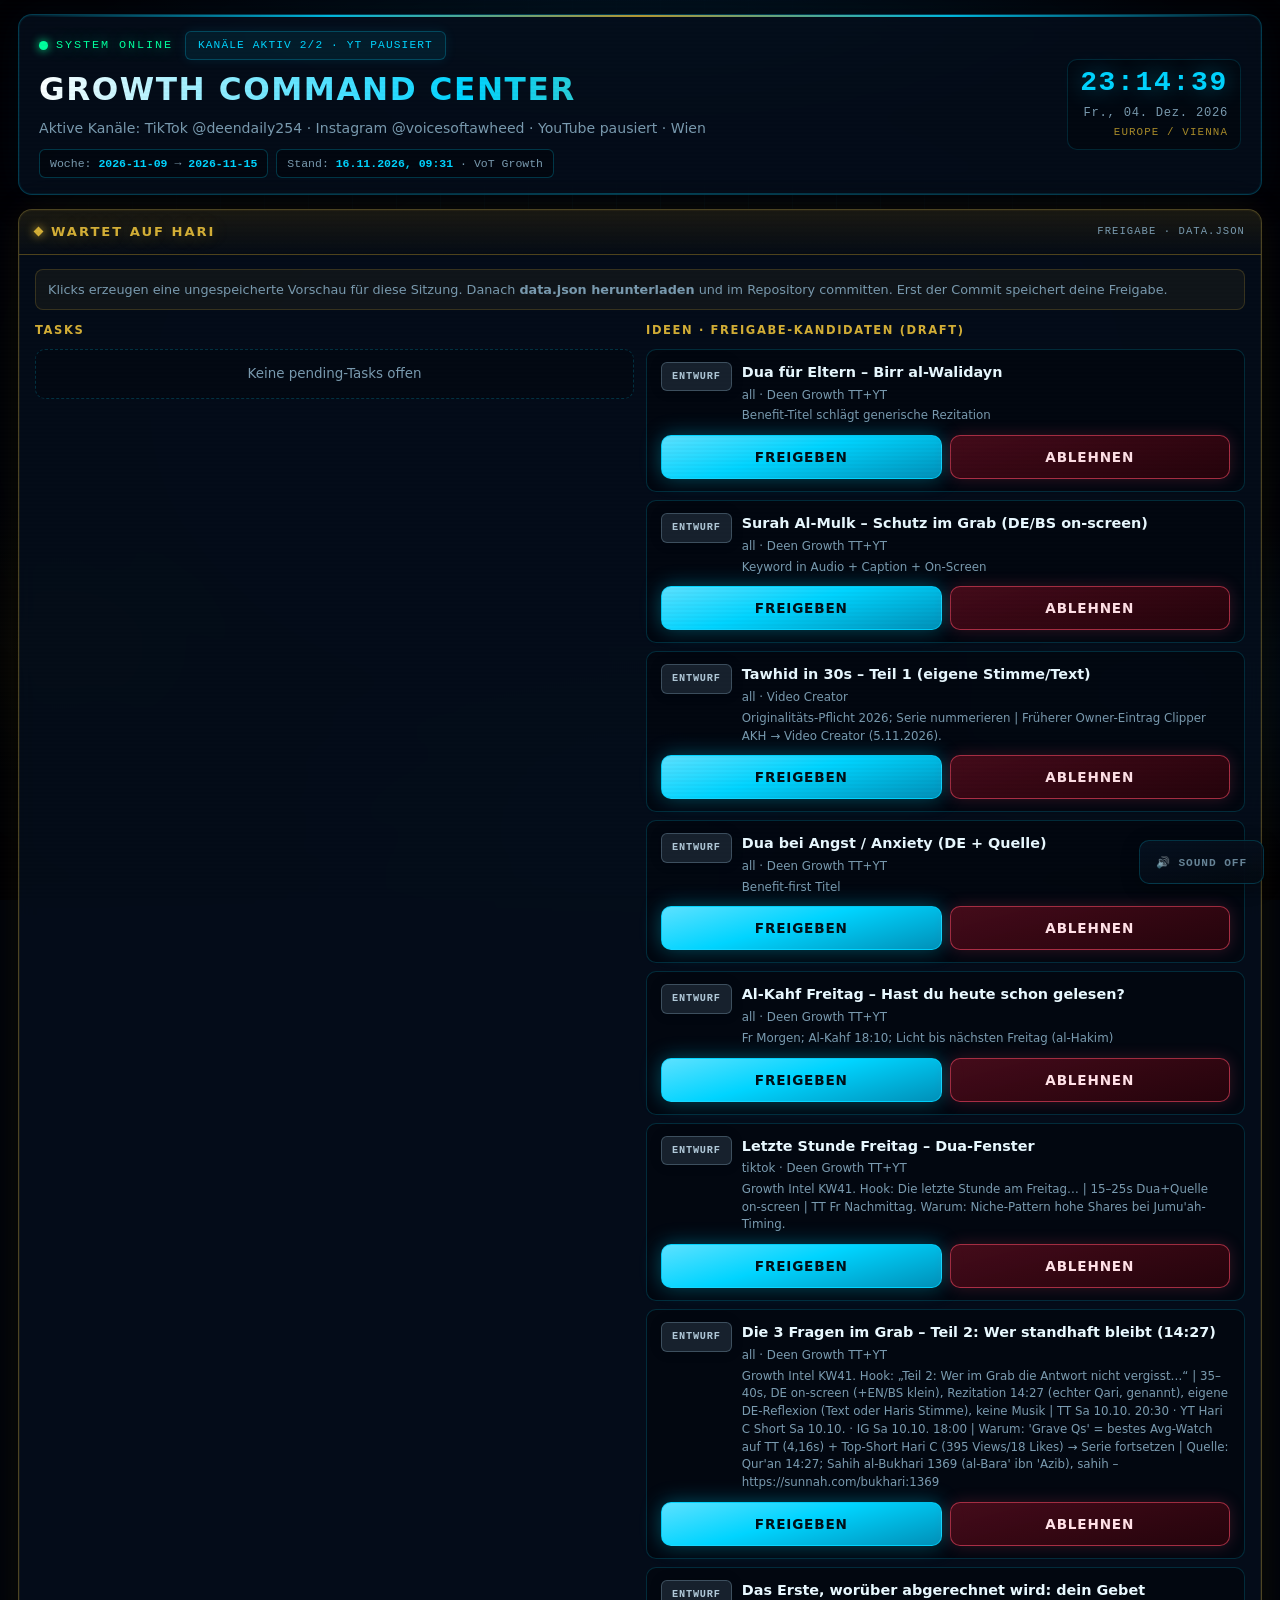
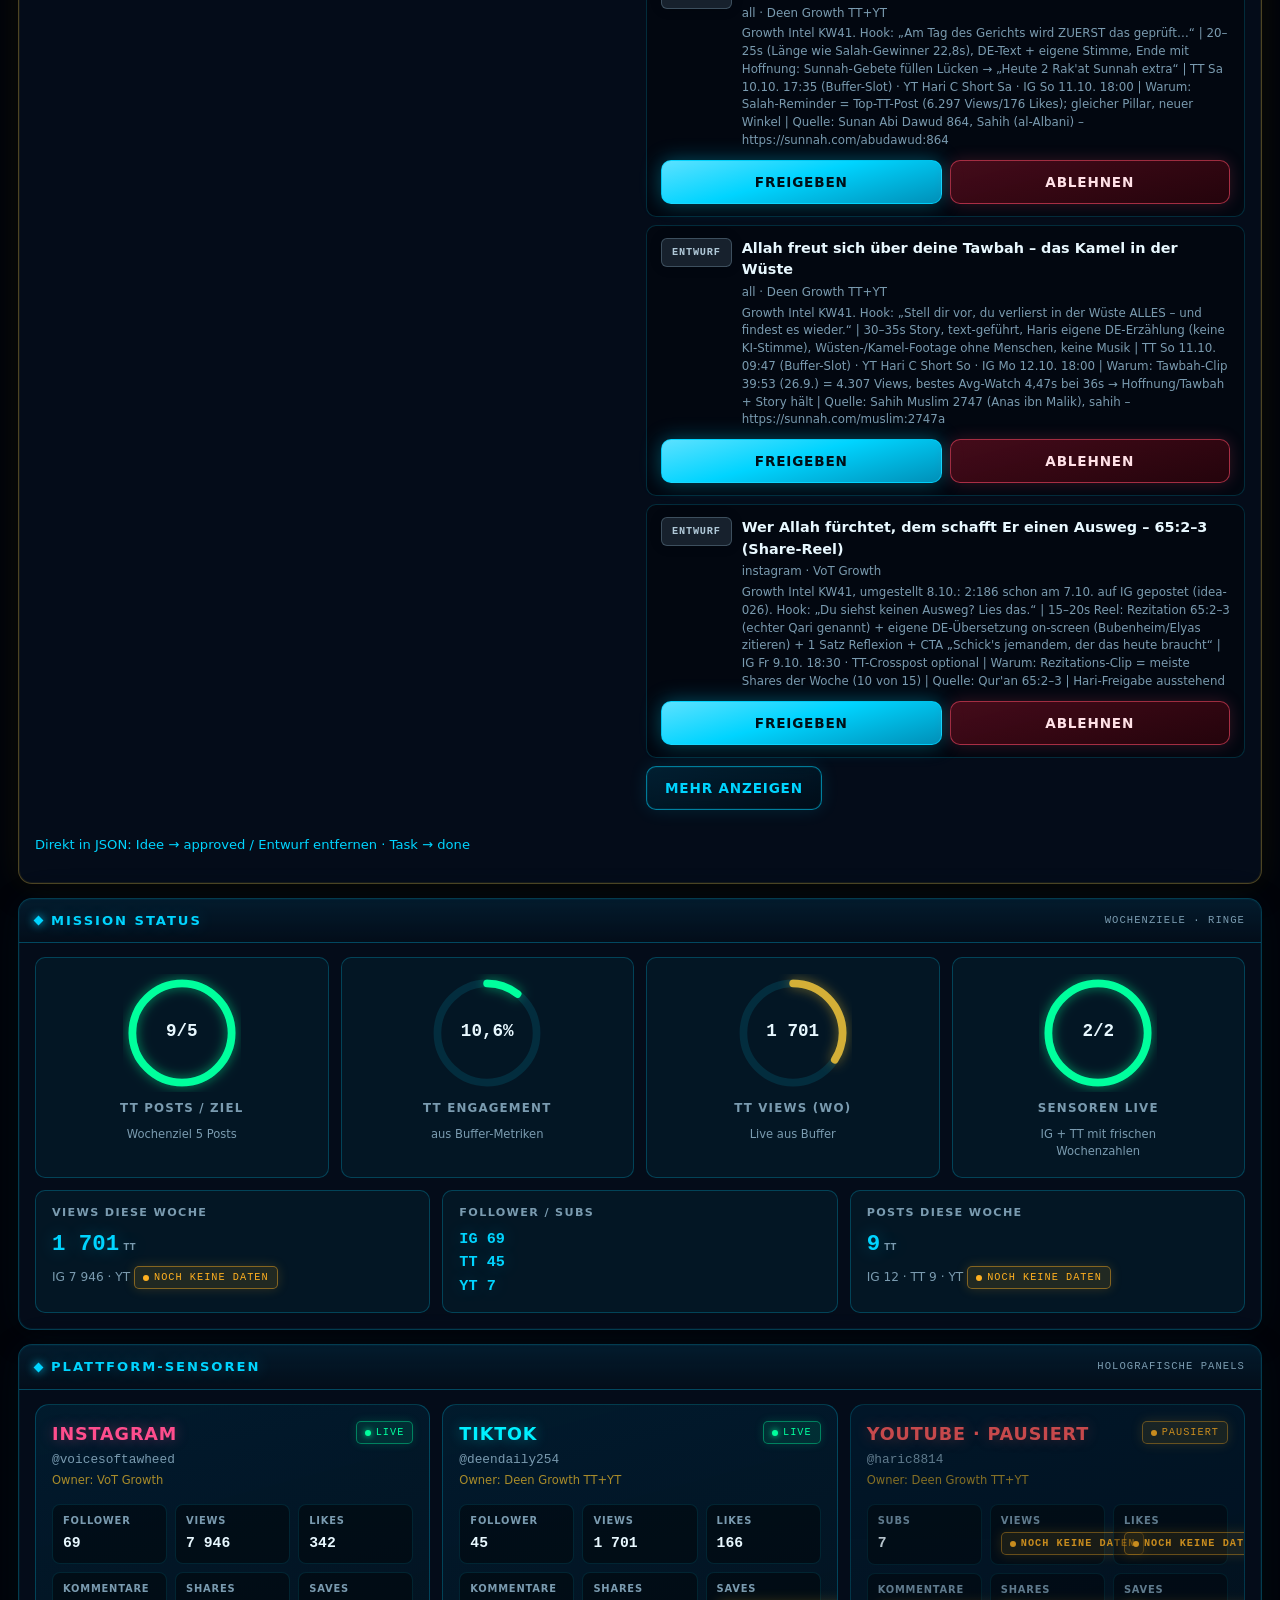
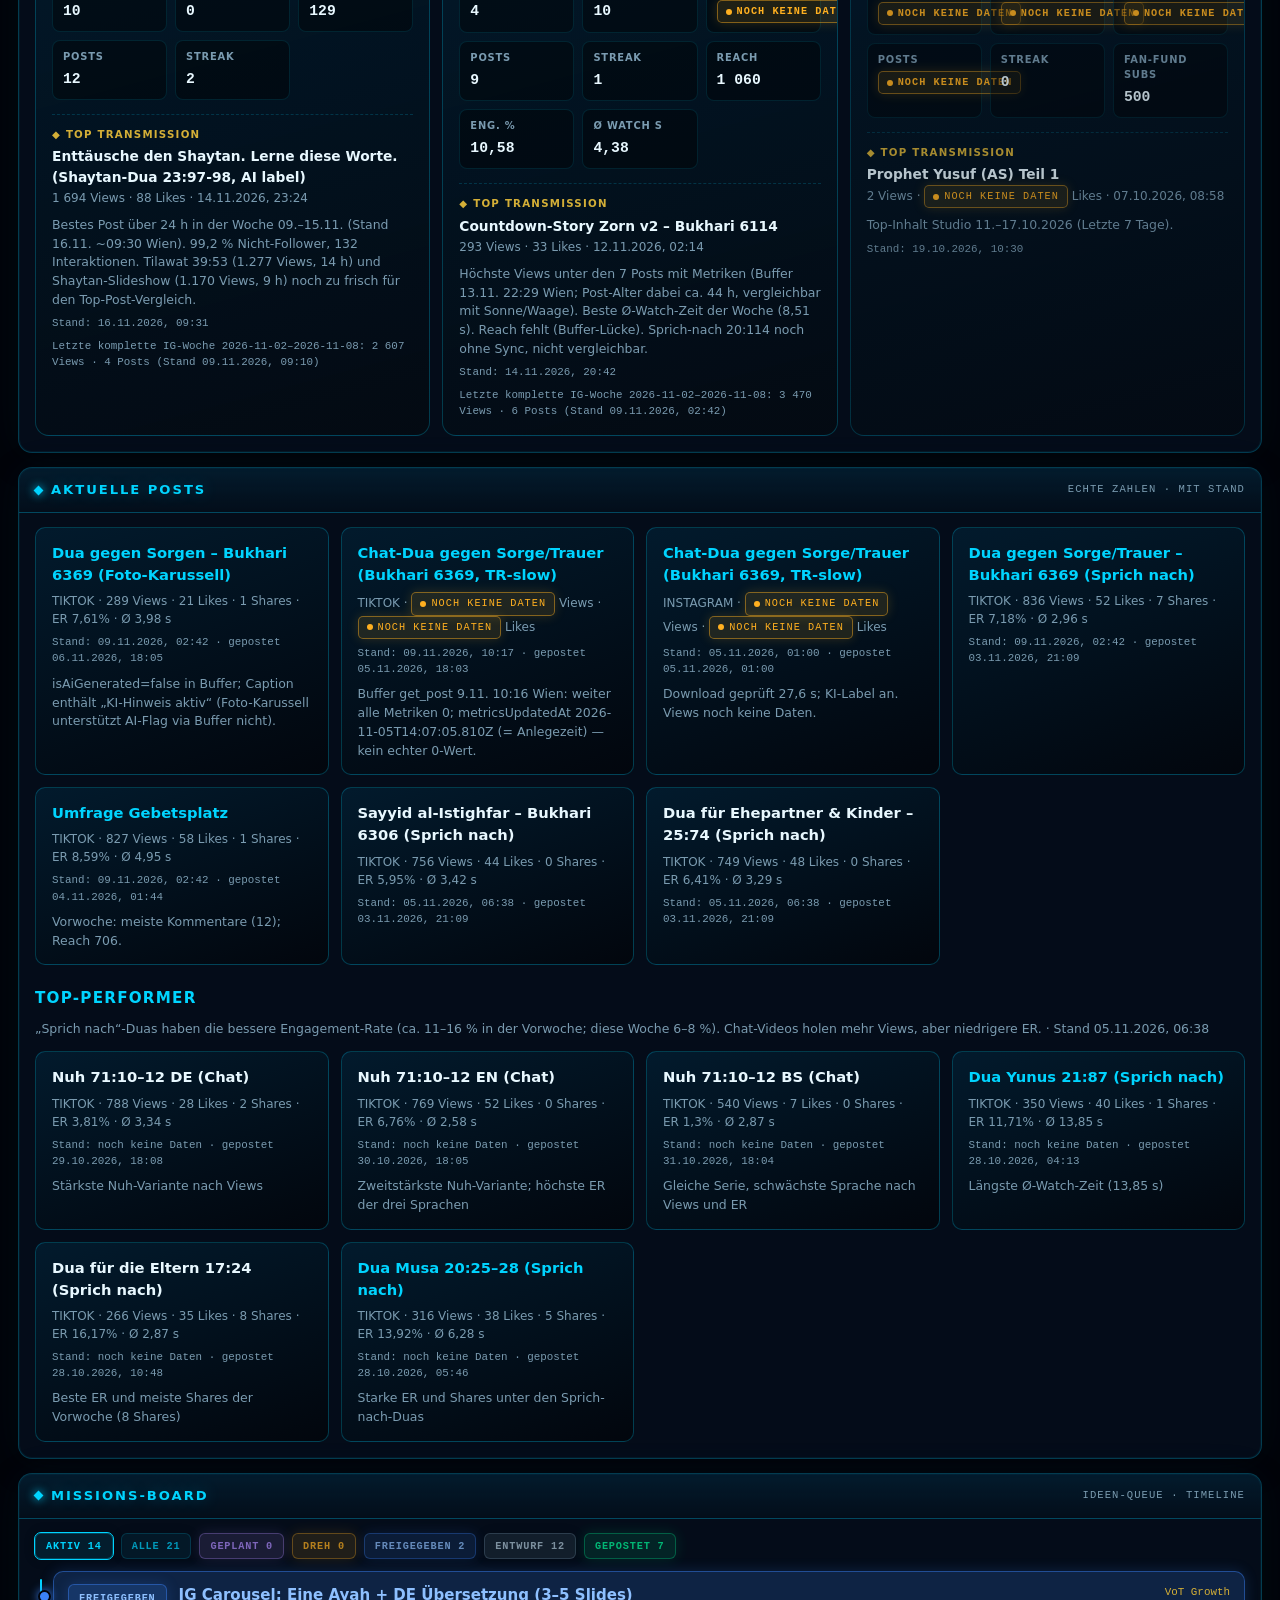
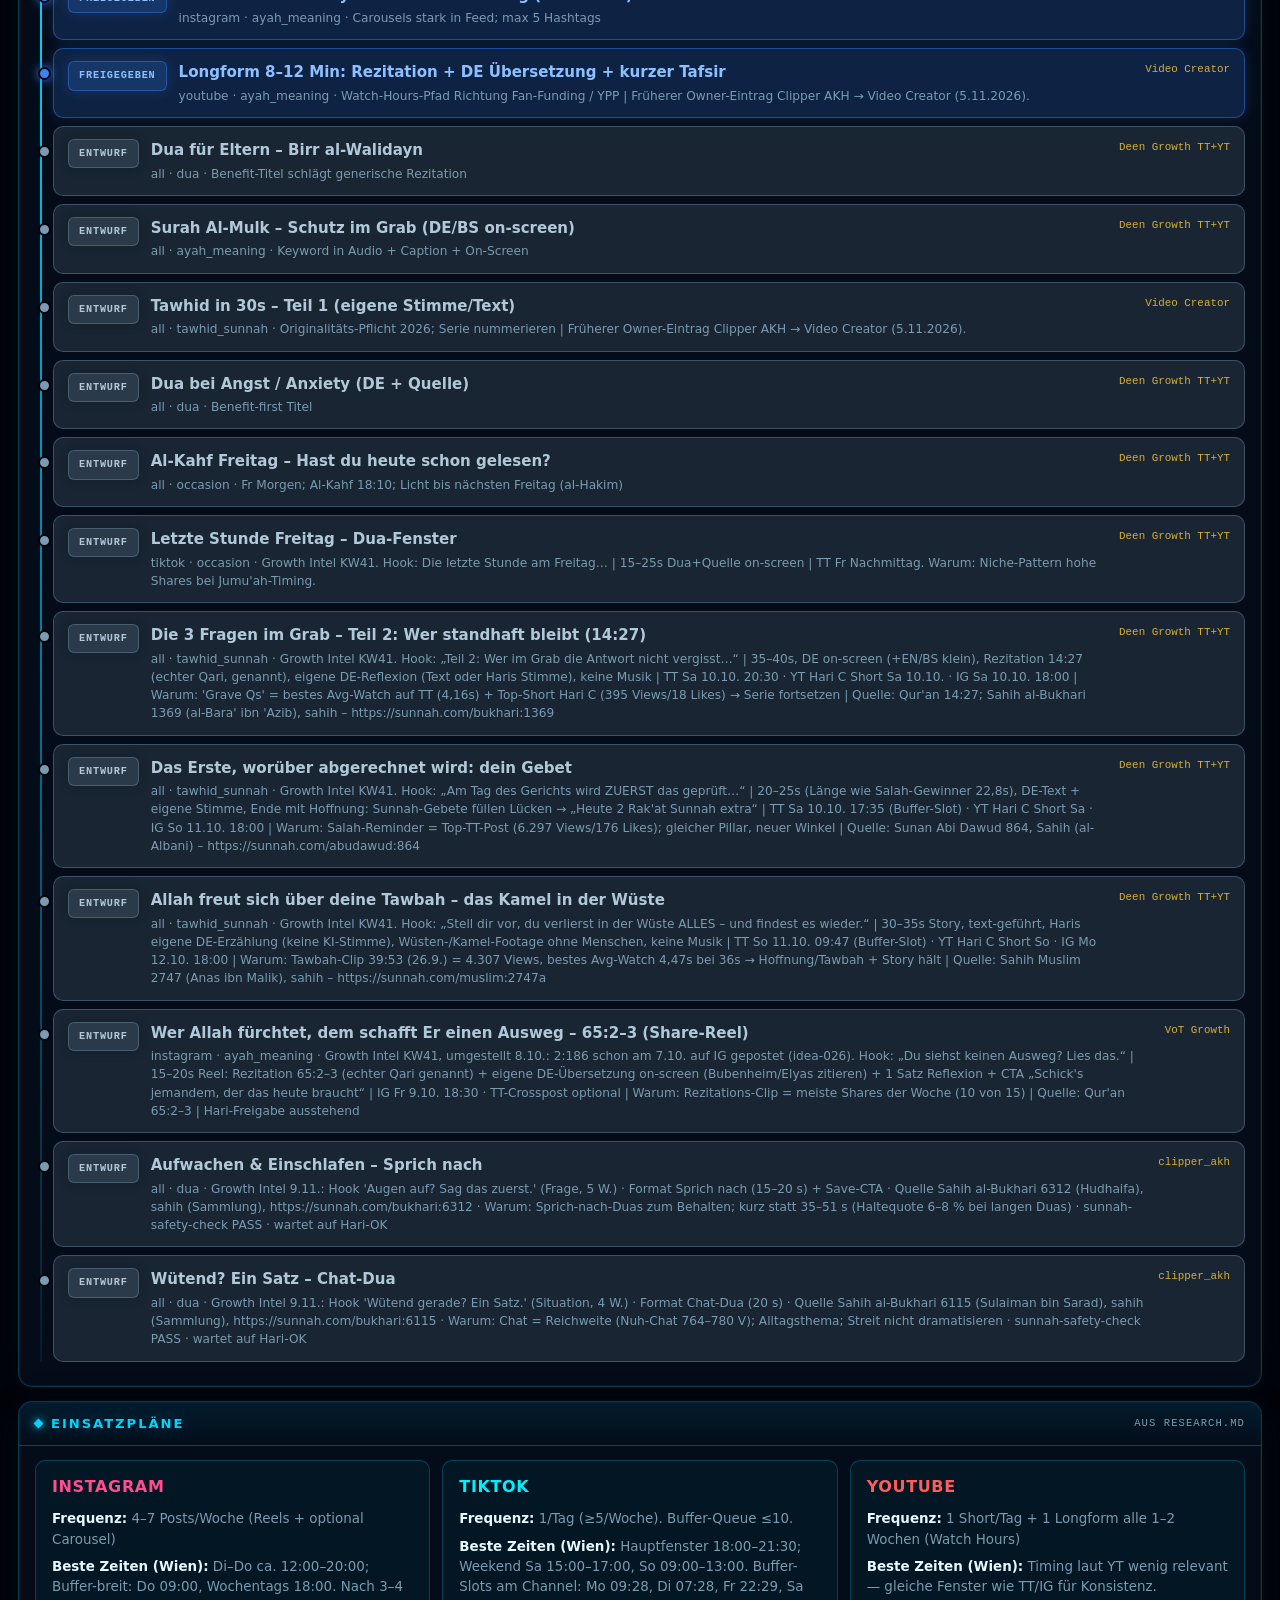
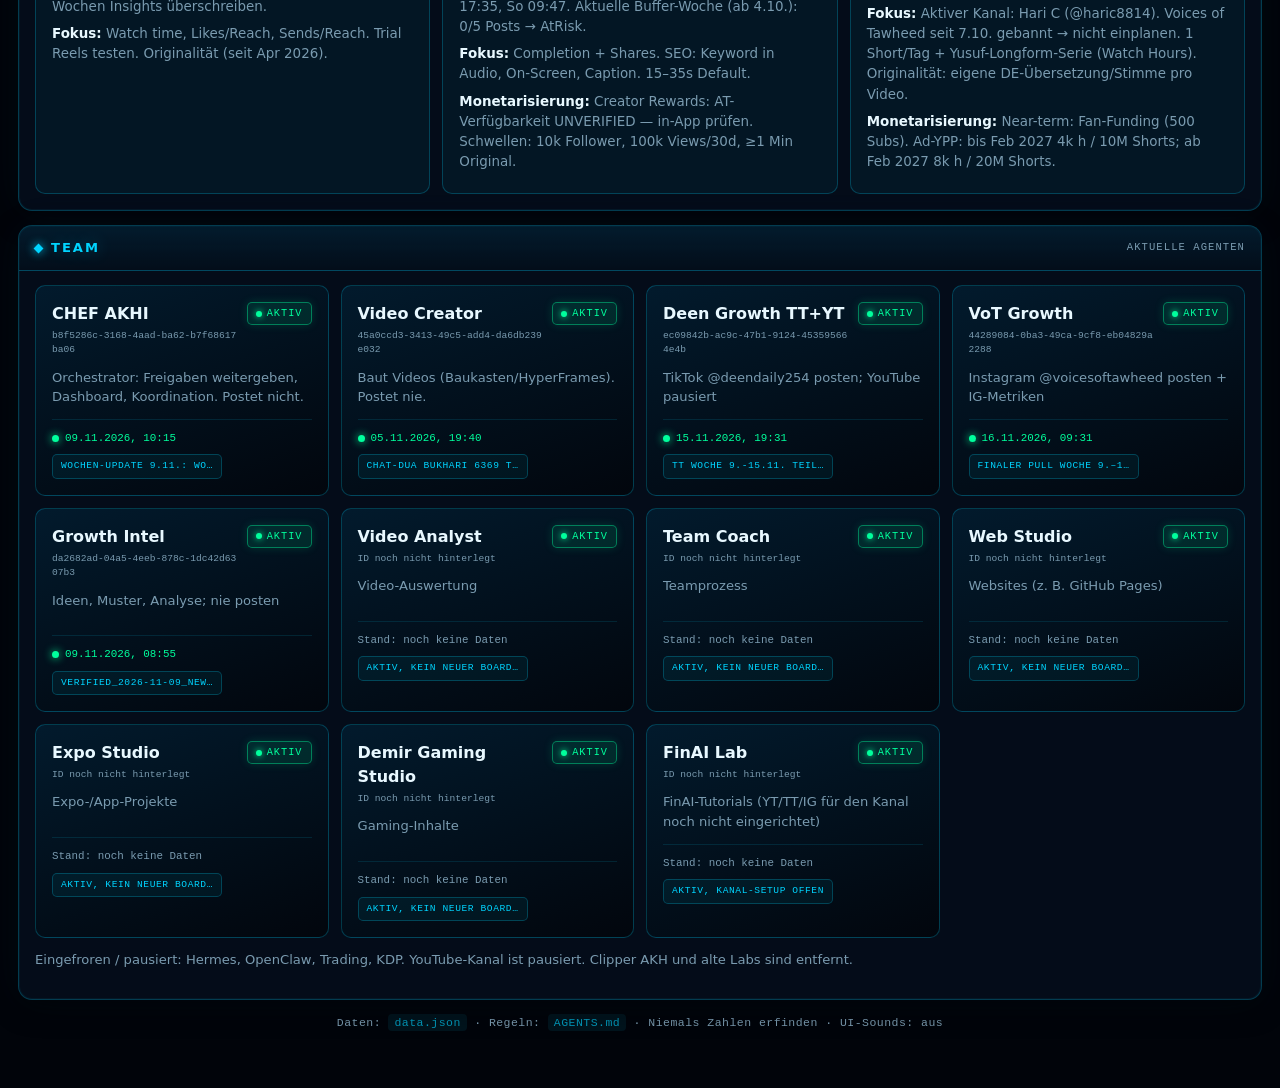
<file: index.html>
<!DOCTYPE html>
<html lang="de">
<head>
<meta charset="UTF-8" />
<meta name="viewport" content="width=device-width, initial-scale=1" />
<title>JARVIS · Growth Command Center</title>
<style>
  :root {
    --bg: #01040a;
    --bg2: #040a14;
    --panel: rgba(6, 16, 30, 0.78);
    --panel-solid: #07101c;
    --glass: rgba(0, 212, 255, 0.05);
    --glass-strong: rgba(0, 212, 255, 0.09);
    --border: rgba(0, 212, 255, 0.24);
    --border-strong: rgba(0, 212, 255, 0.55);
    --cyan: #00d4ff;
    --cyan-dim: #0099bb;
    --cyan-glow: rgba(0, 212, 255, 0.45);
    --blue: #3b82f6;
    --gold: #d4af37;
    --gold-dim: #a88b2a;
    --text: #e8f8ff;
    --muted: #7a9bb0;
    --ok: #00ff9d;
    --warn: #ffb020;
    --sched: #b18cff;
    --bad: #ff4d6a;
    --ig: #ff4d8d;
    --tt: #00f0ff;
    --yt: #ff5c5c;
    --radius: 14px;
    --radius-sm: 10px;
    --font: "Segoe UI", "Din Alternate", system-ui, -apple-system, sans-serif;
    --mono: "Cascadia Code", "SF Mono", "Consolas", ui-monospace, monospace;
    --tap: 44px;
    --shadow-card: 0 0 0 1px rgba(0, 212, 255, 0.06) inset, 0 8px 28px rgba(0, 0, 0, 0.45), 0 0 40px rgba(0, 160, 220, 0.06);
    --shadow-glow: 0 0 28px rgba(0, 212, 255, 0.18);
  }
  * { box-sizing: border-box; }
  html { scroll-behavior: smooth; }
  body {
    margin: 0;
    min-height: 100vh;
    font-family: var(--font);
    color: var(--text);
    background: var(--bg);
    line-height: 1.5;
    overflow-x: hidden;
    -webkit-font-smoothing: antialiased;
  }

  /* —— Ambient HUD background —— */
  .bg-layer {
    position: fixed; inset: 0; z-index: 0; pointer-events: none;
    background:
      radial-gradient(ellipse 90% 55% at 50% -18%, rgba(0, 90, 140, 0.42), transparent 58%),
      radial-gradient(ellipse 45% 40% at 92% 78%, rgba(0, 70, 120, 0.22), transparent 52%),
      radial-gradient(ellipse 38% 36% at 4% 72%, rgba(50, 35, 0, 0.18), transparent 50%),
      radial-gradient(ellipse 60% 50% at 50% 100%, rgba(0, 20, 40, 0.5), transparent 60%),
      var(--bg);
  }
  .vignette {
    position: fixed; inset: 0; z-index: 0; pointer-events: none;
    background: radial-gradient(ellipse 75% 70% at 50% 45%, transparent 40%, rgba(0, 0, 0, 0.55) 100%);
  }
  .grid-overlay {
    position: fixed; inset: 0; z-index: 0; pointer-events: none;
    background-image:
      linear-gradient(rgba(0, 212, 255, 0.035) 1px, transparent 1px),
      linear-gradient(90deg, rgba(0, 212, 255, 0.035) 1px, transparent 1px);
    background-size: 44px 44px;
    mask-image: radial-gradient(ellipse 72% 58% at 50% 38%, black 18%, transparent 78%);
    animation: gridDrift 55s linear infinite;
  }
  @keyframes gridDrift {
    from { background-position: 0 0; }
    to { background-position: 44px 44px; }
  }
  .scanlines {
    position: fixed; inset: 0; z-index: 9999; pointer-events: none;
    background: repeating-linear-gradient(
      0deg, transparent, transparent 2px,
      rgba(0, 0, 0, 0.07) 2px, rgba(0, 0, 0, 0.07) 4px
    );
    opacity: 0.3;
  }
  .particles {
    position: fixed; inset: 0; z-index: 0; pointer-events: none; overflow: hidden;
  }
  .particle {
    position: absolute;
    width: 2px; height: 2px;
    background: var(--cyan);
    border-radius: 50%;
    opacity: 0;
    box-shadow: 0 0 6px var(--cyan);
    animation: floatUp linear infinite;
  }
  @keyframes floatUp {
    0% { transform: translateY(100vh) scale(0); opacity: 0; }
    10% { opacity: 0.55; }
    90% { opacity: 0.25; }
    100% { transform: translateY(-10vh) scale(1); opacity: 0; }
  }

  .wrap {
    position: relative; z-index: 1;
    max-width: 1400px;
    margin: 0 auto;
    padding: 14px 18px 56px;
  }

  @keyframes fadeSlide {
    from { opacity: 0; transform: translateY(12px); }
    to { opacity: 1; transform: translateY(0); }
  }
  .anim { animation: fadeSlide 0.5s ease-out both; }
  .d1 { animation-delay: 0.04s; }
  .d2 { animation-delay: 0.1s; }
  .d3 { animation-delay: 0.16s; }
  .d4 { animation-delay: 0.22s; }
  .d5 { animation-delay: 0.28s; }
  .d6 { animation-delay: 0.34s; }
  .d7 { animation-delay: 0.4s; }

  /* —— HD Buttons —— */
  .btn {
    display: inline-flex;
    align-items: center;
    justify-content: center;
    gap: 8px;
    min-height: var(--tap);
    padding: 10px 18px;
    font-family: var(--font);
    font-size: 0.85rem;
    font-weight: 650;
    letter-spacing: 0.06em;
    text-transform: uppercase;
    text-decoration: none;
    border-radius: 10px;
    border: 1px solid var(--border);
    cursor: pointer;
    transition: border-color 0.2s, box-shadow 0.2s, background 0.2s, transform 0.15s, color 0.2s;
    -webkit-tap-highlight-color: transparent;
    user-select: none;
  }
  .btn:active { transform: scale(0.97); }
  .btn:focus-visible {
    outline: 2px solid var(--cyan);
    outline-offset: 2px;
  }
  .btn-primary {
    color: #001018;
    background: linear-gradient(165deg, #5ce1ff 0%, var(--cyan) 45%, #0090b8 100%);
    border-color: rgba(0, 212, 255, 0.7);
    box-shadow: 0 0 20px rgba(0, 212, 255, 0.35), 0 4px 14px rgba(0, 0, 0, 0.35);
    text-shadow: none;
  }
  .btn-primary:hover {
    box-shadow: 0 0 32px rgba(0, 212, 255, 0.55), 0 6px 18px rgba(0, 0, 0, 0.4);
    border-color: #7aeeff;
  }
  .btn-secondary {
    color: var(--cyan);
    background: linear-gradient(165deg, rgba(0, 40, 60, 0.7), rgba(0, 12, 24, 0.85));
    border-color: var(--border-strong);
    box-shadow: 0 0 0 1px rgba(0, 212, 255, 0.08) inset, 0 0 18px rgba(0, 212, 255, 0.12);
    backdrop-filter: blur(8px);
  }
  .btn-secondary:hover {
    background: linear-gradient(165deg, rgba(0, 60, 90, 0.75), rgba(0, 20, 36, 0.9));
    box-shadow: var(--shadow-glow);
    color: #fff;
  }
  .btn-danger {
    color: #ffe0e6;
    background: linear-gradient(165deg, rgba(80, 12, 28, 0.85), rgba(40, 4, 12, 0.9));
    border-color: rgba(255, 77, 106, 0.55);
    box-shadow: 0 0 16px rgba(255, 77, 106, 0.2);
  }
  .btn-danger:hover {
    border-color: rgba(255, 77, 106, 0.85);
    box-shadow: 0 0 28px rgba(255, 77, 106, 0.35);
  }
  .btn-ghost {
    color: var(--muted);
    background: rgba(0, 0, 0, 0.35);
    border-color: var(--border);
  }
  .btn-ghost:hover {
    color: var(--cyan);
    border-color: var(--border-strong);
  }
  .btn-sm {
    min-height: 36px;
    padding: 6px 12px;
    font-size: 0.72rem;
  }

  /* —— Hero —— */
  .hero {
    display: grid;
    grid-template-columns: 1fr auto;
    gap: 14px;
    align-items: center;
    margin-bottom: 14px;
    padding: 16px 20px;
    background: var(--panel);
    border: 1px solid var(--border);
    border-radius: var(--radius);
    backdrop-filter: blur(14px);
    box-shadow: var(--shadow-card);
    position: relative;
    overflow: hidden;
  }
  .hero::before {
    content: "";
    position: absolute; top: 0; left: 0; right: 0; height: 2px;
    background: linear-gradient(90deg, transparent, var(--cyan), var(--gold), var(--cyan), transparent);
    opacity: 0.85;
  }
  .hero::after {
    content: "";
    position: absolute; bottom: 0; left: 10%; right: 10%; height: 1px;
    background: linear-gradient(90deg, transparent, rgba(0, 212, 255, 0.25), transparent);
  }
  .hero-left { min-width: 0; }
  .status-line {
    display: flex; flex-wrap: wrap; align-items: center; gap: 8px 12px;
    margin-bottom: 6px;
  }
  .sys-badge {
    font-family: var(--mono);
    font-size: 0.74rem;
    letter-spacing: 0.16em;
    text-transform: uppercase;
    color: var(--ok);
    display: inline-flex; align-items: center; gap: 8px;
    text-shadow: 0 0 14px rgba(0, 255, 157, 0.55);
  }
  .sys-badge .pulse {
    width: 9px; height: 9px; border-radius: 50%;
    background: var(--ok);
    box-shadow: 0 0 10px var(--ok);
    animation: pulseDot 1.6s ease-in-out infinite;
  }
  @keyframes pulseDot {
    0%, 100% { opacity: 1; transform: scale(1); }
    50% { opacity: 0.4; transform: scale(0.82); }
  }
  .channels-badge {
    font-family: var(--mono);
    font-size: 0.7rem;
    letter-spacing: 0.1em;
    text-transform: uppercase;
    color: var(--cyan);
    border: 1px solid var(--border);
    padding: 5px 12px;
    border-radius: 6px;
    background: rgba(0, 212, 255, 0.08);
    box-shadow: 0 0 12px rgba(0, 212, 255, 0.1);
  }
  h1 {
    margin: 0;
    font-size: clamp(1.4rem, 2.8vw, 1.95rem);
    font-weight: 750;
    letter-spacing: 0.05em;
    background: linear-gradient(105deg, #fff 0%, var(--cyan) 42%, var(--gold) 100%);
    -webkit-background-clip: text; background-clip: text; color: transparent;
  }
  .sub {
    color: var(--muted);
    font-size: 0.88rem;
    margin-top: 5px;
  }
  .clock-panel {
    text-align: right;
    font-family: var(--mono);
    min-width: 168px;
    padding: 8px 12px;
    border-radius: var(--radius-sm);
    background: rgba(0, 0, 0, 0.28);
    border: 1px solid rgba(0, 212, 255, 0.15);
  }
  .clock-time {
    font-size: 1.75rem;
    font-weight: 650;
    color: var(--cyan);
    letter-spacing: 0.06em;
    text-shadow: 0 0 22px rgba(0, 212, 255, 0.45);
    line-height: 1.1;
  }
  .clock-date {
    font-size: 0.76rem;
    color: var(--muted);
    letter-spacing: 0.06em;
    margin-top: 5px;
  }
  .clock-tz {
    font-size: 0.68rem;
    color: var(--gold-dim);
    letter-spacing: 0.1em;
    text-transform: uppercase;
    margin-top: 2px;
  }
  .meta-bar {
    display: flex; flex-wrap: wrap; gap: 8px; margin-top: 10px;
  }
  .chip {
    font-size: 0.72rem;
    font-family: var(--mono);
    color: var(--muted);
    border: 1px solid var(--border);
    padding: 5px 10px;
    border-radius: 6px;
    background: rgba(0, 0, 0, 0.35);
  }
  .chip strong { color: var(--cyan); font-weight: 650; }

  /* —— Section shells —— */
  .sec {
    margin-bottom: 14px;
    background: var(--panel);
    border: 1px solid var(--border);
    border-radius: var(--radius);
    backdrop-filter: blur(12px);
    box-shadow: var(--shadow-card);
    overflow: hidden;
  }
  .sec-h {
    display: flex; align-items: center; justify-content: space-between; gap: 10px;
    padding: 12px 16px;
    border-bottom: 1px solid var(--border);
    background: linear-gradient(180deg, rgba(0, 50, 75, 0.4), rgba(0, 20, 35, 0.15));
  }
  .sec-h h2 {
    margin: 0;
    font-size: 0.82rem;
    font-weight: 700;
    letter-spacing: 0.15em;
    text-transform: uppercase;
    color: var(--cyan);
    display: flex; align-items: center; gap: 9px;
    text-shadow: 0 0 16px rgba(0, 212, 255, 0.3);
  }
  .sec-h h2::before {
    content: "";
    width: 7px; height: 7px;
    background: var(--cyan);
    box-shadow: 0 0 10px var(--cyan);
    transform: rotate(45deg);
    flex-shrink: 0;
  }
  .sec-tag {
    font-family: var(--mono);
    font-size: 0.66rem;
    letter-spacing: 0.1em;
    text-transform: uppercase;
    color: var(--muted);
  }
  .sec-b { padding: 14px 16px 16px; }

  .sec.hari-wait {
    border-color: rgba(212, 175, 55, 0.35);
    box-shadow: 0 0 0 1px rgba(212, 175, 55, 0.08) inset, 0 8px 28px rgba(0, 0, 0, 0.45), 0 0 36px rgba(212, 175, 55, 0.08);
  }
  .sec.hari-wait .sec-h {
    background: linear-gradient(180deg, rgba(60, 45, 10, 0.4), rgba(20, 15, 0, 0.12));
    border-bottom-color: rgba(212, 175, 55, 0.28);
  }
  .sec.hari-wait .sec-h h2 { color: var(--gold); text-shadow: 0 0 16px rgba(212, 175, 55, 0.35); }
  .sec.hari-wait .sec-h h2::before {
    background: var(--gold);
    box-shadow: 0 0 10px var(--gold);
  }

  .grid { display: grid; gap: 12px; }
  .g3 { grid-template-columns: repeat(3, 1fr); }
  .g2 { grid-template-columns: repeat(2, 1fr); }
  .g4 { grid-template-columns: repeat(4, 1fr); }
  @media (max-width: 960px) {
    .g3, .g4 { grid-template-columns: 1fr 1fr; }
    .hero { grid-template-columns: 1fr; }
    .clock-panel { text-align: left; }
  }
  @media (max-width: 640px) {
    .g3, .g2, .g4 { grid-template-columns: 1fr; }
    .wrap { padding: 10px 10px 52px; }
    .btn { width: 100%; }
  }

  /* —— Rings / overview —— */
  .ring-card {
    display: flex; flex-direction: column; align-items: center; gap: 8px;
    padding: 16px 12px;
    background: var(--glass);
    border: 1px solid var(--border);
    border-radius: var(--radius-sm);
    transition: border-color 0.25s, box-shadow 0.25s, background 0.25s;
  }
  .ring-card:hover {
    border-color: var(--border-strong);
    box-shadow: var(--shadow-glow);
    background: var(--glass-strong);
  }
  .ring-wrap { position: relative; width: 118px; height: 118px; }
  .ring-wrap svg { width: 100%; height: 100%; transform: rotate(-90deg); }
  .ring-bg { fill: none; stroke: rgba(0, 212, 255, 0.12); stroke-width: 6.5; }
  .ring-fg {
    fill: none; stroke-width: 6.5; stroke-linecap: round;
    stroke: var(--cyan);
    filter: drop-shadow(0 0 5px rgba(0, 212, 255, 0.65));
    transition: stroke-dashoffset 0.9s ease-out;
  }
  .ring-fg.gold { stroke: var(--gold); filter: drop-shadow(0 0 5px rgba(212, 175, 55, 0.55)); }
  .ring-fg.warn { stroke: var(--warn); filter: drop-shadow(0 0 5px rgba(255, 176, 32, 0.5)); }
  .ring-fg.ok { stroke: var(--ok); filter: drop-shadow(0 0 5px rgba(0, 255, 157, 0.55)); }
  .ring-center {
    position: absolute; inset: 0;
    display: flex; flex-direction: column; align-items: center; justify-content: center;
  }
  .ring-val {
    font-family: var(--mono);
    font-size: 1.1rem;
    font-weight: 700;
    color: var(--text);
    line-height: 1;
  }
  .ring-unit { font-size: 0.6rem; color: var(--muted); letter-spacing: 0.08em; margin-top: 3px; text-transform: uppercase; }
  .ring-lbl {
    font-size: 0.74rem;
    letter-spacing: 0.1em;
    text-transform: uppercase;
    color: var(--muted);
    text-align: center;
    font-weight: 600;
  }
  .ring-hint { font-size: 0.72rem; color: var(--muted); text-align: center; max-width: 170px; }

  .stat-mini {
    background: var(--glass);
    border: 1px solid var(--border);
    border-radius: var(--radius-sm);
    padding: 14px 16px;
    transition: border-color 0.25s, box-shadow 0.25s;
  }
  .stat-mini:hover {
    border-color: var(--border-strong);
    box-shadow: 0 0 20px rgba(0, 212, 255, 0.12);
  }
  .stat-mini .lbl {
    font-size: 0.7rem;
    letter-spacing: 0.12em;
    text-transform: uppercase;
    color: var(--muted);
    font-weight: 600;
  }
  .stat-mini .val {
    font-family: var(--mono);
    font-size: 1.4rem;
    font-weight: 700;
    color: var(--cyan);
    margin-top: 6px;
    text-shadow: 0 0 18px rgba(0, 212, 255, 0.3);
  }
  .stat-mini .hint { font-size: 0.76rem; color: var(--muted); margin-top: 5px; }

  /* —— Badges —— */
  .signal-weak {
    display: inline-flex; align-items: center; gap: 5px;
    font-family: var(--mono);
    font-size: 0.64rem;
    letter-spacing: 0.1em;
    text-transform: uppercase;
    color: var(--warn);
    background: rgba(255, 176, 32, 0.12);
    border: 1px solid rgba(255, 176, 32, 0.45);
    padding: 3px 8px;
    border-radius: 5px;
    box-shadow: 0 0 12px rgba(255, 176, 32, 0.18);
    white-space: nowrap;
  }
  .signal-weak::before {
    content: "";
    width: 6px; height: 6px; border-radius: 50%;
    background: var(--warn);
    animation: pulseDot 1.2s ease-in-out infinite;
  }
  .live-tag {
    display: inline-flex; align-items: center; gap: 5px;
    font-family: var(--mono);
    font-size: 0.64rem;
    letter-spacing: 0.1em;
    text-transform: uppercase;
    color: var(--ok);
    background: rgba(0, 255, 157, 0.1);
    border: 1px solid rgba(0, 255, 157, 0.4);
    padding: 3px 8px;
    border-radius: 5px;
    box-shadow: 0 0 10px rgba(0, 255, 157, 0.15);
  }
  .live-tag::before {
    content: "";
    width: 6px; height: 6px; border-radius: 50%;
    background: var(--ok);
    box-shadow: 0 0 6px var(--ok);
  }

  /* —— Platform holo cards —— */
  .plat {
    position: relative;
    background: linear-gradient(165deg, rgba(0, 35, 58, 0.65), rgba(4, 10, 18, 0.9));
    border: 1px solid var(--border);
    border-radius: var(--radius);
    padding: 16px;
    transition: border-color 0.3s, box-shadow 0.3s, transform 0.25s;
    overflow: hidden;
  }
  .plat::after {
    content: "";
    position: absolute; top: -50%; left: -50%;
    width: 200%; height: 200%;
    background: linear-gradient(45deg, transparent 40%, rgba(0, 212, 255, 0.04) 50%, transparent 60%);
    pointer-events: none;
    transition: opacity 0.3s;
    opacity: 0;
  }
  .plat:hover {
    border-color: var(--border-strong);
    box-shadow: 0 0 36px rgba(0, 212, 255, 0.2), 0 0 0 1px rgba(0, 212, 255, 0.15) inset;
    transform: translateY(-3px);
  }
  .plat:hover::after { opacity: 1; }
  .plat.ig:hover { box-shadow: 0 0 36px rgba(255, 77, 141, 0.22); border-color: rgba(255, 77, 141, 0.5); }
  .plat.tt:hover { box-shadow: 0 0 36px rgba(0, 240, 255, 0.25); border-color: rgba(0, 240, 255, 0.55); }
  .plat.yt:hover { box-shadow: 0 0 36px rgba(255, 92, 92, 0.22); border-color: rgba(255, 92, 92, 0.5); }

  .plat-top {
    display: flex; justify-content: space-between; align-items: flex-start; gap: 8px;
    margin-bottom: 14px;
  }
  .plat h3 {
    margin: 0;
    font-size: 1.1rem;
    font-weight: 750;
    letter-spacing: 0.05em;
  }
  .plat.ig h3 { color: var(--ig); text-shadow: 0 0 14px rgba(255, 77, 141, 0.4); }
  .plat.tt h3 { color: var(--tt); text-shadow: 0 0 14px rgba(0, 240, 255, 0.4); }
  .plat.yt h3 { color: var(--yt); text-shadow: 0 0 14px rgba(255, 92, 92, 0.4); }
  .plat .handle { font-size: 0.8rem; color: var(--muted); margin-top: 3px; font-family: var(--mono); }
  .plat .owner { font-size: 0.72rem; color: var(--gold-dim); margin-top: 3px; }

  .metrics {
    display: grid;
    grid-template-columns: repeat(auto-fill, minmax(92px, 1fr));
    gap: 8px;
  }
  .m {
    background: rgba(0, 0, 0, 0.4);
    border: 1px solid rgba(0, 212, 255, 0.12);
    border-radius: 8px;
    padding: 9px 10px;
    transition: border-color 0.2s;
  }
  .m:hover { border-color: rgba(0, 212, 255, 0.3); }
  .m .k {
    font-size: 0.62rem;
    letter-spacing: 0.08em;
    text-transform: uppercase;
    color: var(--muted);
    font-weight: 600;
  }
  .m .v {
    font-family: var(--mono);
    font-size: 0.92rem;
    font-weight: 650;
    margin-top: 3px;
    color: var(--text);
  }
  .top-post {
    margin-top: 14px;
    padding-top: 12px;
    border-top: 1px dashed rgba(0, 212, 255, 0.18);
    font-size: 0.86rem;
  }
  .top-post .tp-lbl {
    font-size: 0.64rem;
    letter-spacing: 0.12em;
    text-transform: uppercase;
    color: var(--gold);
    margin-bottom: 4px;
    font-weight: 650;
  }

  /* —— Mission board —— */
  .idea-filters { display: flex; flex-wrap: wrap; gap: 8px; margin-bottom: 12px; }
  .idea-filters .st { cursor: pointer; opacity: 0.7; font-family: var(--mono); }
  .idea-filters .st.on { opacity: 1; outline: 1px solid var(--cyan); }
  .idea-filters .st-all { background: var(--glass-strong); color: var(--cyan); border: 1px solid var(--border); }
  .mission-board {
    position: relative;
    display: flex;
    flex-direction: column;
    gap: 0;
    padding-left: 18px;
  }
  .mission-board::before {
    content: "";
    position: absolute;
    left: 5px; top: 8px; bottom: 8px;
    width: 2px;
    background: linear-gradient(180deg, var(--cyan), rgba(0, 212, 255, 0.08));
    border-radius: 2px;
  }
  .mission {
    position: relative;
    display: grid;
    grid-template-columns: auto 1fr auto;
    gap: 12px;
    align-items: start;
    padding: 12px 14px;
    margin-bottom: 8px;
    background: rgba(0, 0, 0, 0.32);
    border: 1px solid rgba(0, 212, 255, 0.14);
    border-radius: 10px;
    transition: border-color 0.2s, background 0.2s, box-shadow 0.2s;
  }
  .mission:hover {
    border-color: var(--border-strong);
    background: rgba(0, 30, 50, 0.45);
    box-shadow: 0 0 18px rgba(0, 212, 255, 0.1);
  }
  .mission::before {
    content: "";
    position: absolute;
    left: -16px; top: 18px;
    width: 9px; height: 9px;
    border-radius: 50%;
    background: var(--cyan);
    box-shadow: 0 0 10px var(--cyan);
    border: 2px solid var(--bg);
  }
  .mission.st-posted::before { background: var(--ok); box-shadow: 0 0 10px var(--ok); }
  .mission.st-filming::before { background: var(--warn); box-shadow: 0 0 10px var(--warn); }
  .mission.st-approved::before { background: var(--blue); box-shadow: 0 0 10px var(--blue); }
  .mission.st-scheduled::before { background: var(--sched); box-shadow: 0 0 10px var(--sched); }
  .mission.st-draft::before { background: var(--muted); box-shadow: none; }

  .st {
    font-family: var(--mono);
    font-size: 0.64rem;
    font-weight: 750;
    letter-spacing: 0.08em;
    text-transform: uppercase;
    padding: 6px 10px;
    border-radius: 6px;
    white-space: nowrap;
    box-shadow: 0 0 12px rgba(0, 0, 0, 0.2);
  }
  .st-draft { background: rgba(122, 155, 176, 0.18); color: #b0c8d8; border: 1px solid rgba(122, 155, 176, 0.38); }
  .st-approved { background: rgba(59, 130, 246, 0.2); color: #8ec0ff; border: 1px solid rgba(59, 130, 246, 0.45); box-shadow: 0 0 14px rgba(59, 130, 246, 0.2); }
  .st-scheduled { background: rgba(177, 140, 255, 0.18); color: var(--sched); border: 1px solid rgba(177, 140, 255, 0.45); box-shadow: 0 0 14px rgba(177, 140, 255, 0.2); }
  .st-filming { background: rgba(255, 176, 32, 0.16); color: var(--warn); border: 1px solid rgba(255, 176, 32, 0.45); box-shadow: 0 0 14px rgba(255, 176, 32, 0.2); }
  .st-posted { background: rgba(0, 255, 157, 0.14); color: var(--ok); border: 1px solid rgba(0, 255, 157, 0.4); box-shadow: 0 0 14px rgba(0, 255, 157, 0.18); }

  .mission .t { font-weight: 650; font-size: 0.94rem; }
  .mission .meta { font-size: 0.76rem; color: var(--muted); margin-top: 3px; }
  .mission .crew {
    font-family: var(--mono);
    font-size: 0.68rem;
    color: var(--gold);
    white-space: nowrap;
    text-align: right;
  }
  @media (max-width: 600px) {
    .mission { grid-template-columns: 1fr; }
    .mission .crew { text-align: left; }
  }

  /* —— Wait / Freigabe queue —— */
  .wait-note {
    font-size: 0.8rem;
    color: var(--muted);
    margin-bottom: 12px;
    padding: 10px 12px;
    background: rgba(212, 175, 55, 0.06);
    border: 1px solid rgba(212, 175, 55, 0.2);
    border-radius: 8px;
  }
  .wait-grid {
    display: grid;
    grid-template-columns: minmax(0, 1fr);
    gap: 12px;
  }
  @media (min-width: 801px) { .wait-grid { grid-template-columns: repeat(2, minmax(0, 1fr)); } }
  .wait-col h3 {
    margin: 0 0 10px;
    font-size: 0.72rem;
    letter-spacing: 0.14em;
    text-transform: uppercase;
    color: var(--gold);
    font-weight: 700;
  }
  .wait-item {
    display: flex;
    flex-wrap: wrap;
    align-items: flex-start;
    gap: 10px;
    padding: 12px 14px;
    margin-bottom: 8px;
    background: rgba(0, 0, 0, 0.35);
    border: 1px solid rgba(212, 175, 55, 0.2);
    border-radius: 10px;
    transition: border-color 0.2s, box-shadow 0.2s;
    min-height: var(--tap);
  }
  .wait-item:hover {
    border-color: rgba(212, 175, 55, 0.45);
    box-shadow: 0 0 18px rgba(212, 175, 55, 0.12);
  }
  .wait-item.draft-cand {
    border-color: rgba(0, 212, 255, 0.18);
  }
  .wait-item.draft-cand:hover {
    border-color: var(--border-strong);
    box-shadow: 0 0 18px rgba(0, 212, 255, 0.12);
  }
  .wait-item .wi-body { flex: 1; min-width: 0; }
  .wait-item .wi-title { font-weight: 650; font-size: 0.9rem; overflow-wrap: anywhere; }
  .wait-item .wi-meta { font-size: 0.74rem; color: var(--muted); margin-top: 3px; }
  .wait-item .wi-meta, .hari-change { overflow-wrap: anywhere; }
  .wait-actions, .hari-toolbar { display: flex; flex-wrap: wrap; gap: 8px; }
  .wait-actions { flex-basis: 100%; }
  .hari-wait .wait-actions .btn { flex: 1; min-height: var(--tap); }
  .hari-wait .sec-h { flex-wrap: wrap; }
  .hari-wait button:disabled { opacity: 0.55; cursor: wait; }
  .hari-wait button[hidden] { display: none; }
  .hari-changes { margin-top: 14px; padding-top: 14px; border-top: 1px solid var(--border); }
  .hari-changes h3 { color: var(--gold); font-size: 0.85rem; margin: 0; }
  .hari-changes .wi-meta { font-size: 0.74rem; color: var(--muted); }
  .hari-changes ul { padding: 0; list-style: none; }
  .hari-change { display: flex; flex-wrap: wrap; align-items: center; gap: 8px; margin-bottom: 8px; }
  .hari-change span { flex: 1; min-width: 0; }
  .hari-change .btn { width: auto; min-height: var(--tap); }
  .hari-feedback { font-size: 0.82rem; color: var(--gold); overflow-wrap: anywhere; }
  .hari-help { display: inline-flex; align-items: center; min-height: var(--tap); font-size: 0.82rem; }
  .wait-empty {
    color: var(--muted);
    font-size: 0.84rem;
    padding: 14px;
    text-align: center;
    border: 1px dashed rgba(0, 212, 255, 0.2);
    border-radius: 10px;
    background: rgba(0, 0, 0, 0.2);
  }
  .type-pill {
    font-family: var(--mono);
    font-size: 0.6rem;
    letter-spacing: 0.08em;
    text-transform: uppercase;
    padding: 5px 8px;
    border-radius: 5px;
    white-space: nowrap;
    background: rgba(212, 175, 55, 0.15);
    color: var(--gold);
    border: 1px solid rgba(212, 175, 55, 0.35);
  }

  /* —— Plans —— */
  .plan-card {
    background: var(--glass);
    border: 1px solid var(--border);
    border-radius: var(--radius-sm);
    padding: 14px 16px;
    transition: border-color 0.25s, box-shadow 0.25s;
  }
  .plan-card:hover {
    border-color: var(--border-strong);
    box-shadow: 0 0 22px rgba(0, 212, 255, 0.12);
  }
  .plan-card h4 {
    margin: 0 0 10px;
    font-size: 1rem;
    letter-spacing: 0.04em;
    font-weight: 700;
  }
  .plan-card.ig h4 { color: var(--ig); }
  .plan-card.tt h4 { color: var(--tt); }
  .plan-card.yt h4 { color: var(--yt); }
  .plan-card p {
    margin: 0 0 7px;
    font-size: 0.84rem;
    color: var(--muted);
  }
  .plan-card strong { color: var(--text); font-weight: 650; }

  /* —— Crew panels —— */
  .crew-grid {
    display: grid;
    grid-template-columns: repeat(auto-fill, minmax(240px, 1fr));
    gap: 12px;
  }
  @media (max-width: 800px) { .crew-grid { grid-template-columns: 1fr; } }
  .crew-panel.paused { opacity: 0.72; }
  .paused-note {
    margin-top: 12px;
    font-size: 0.82rem;
    color: var(--muted);
  }
  .asof {
    display: block;
    margin-top: 6px;
    font-family: var(--mono);
    font-size: 0.68rem;
    color: var(--muted);
  }
  .recent-grid {
    display: grid;
    grid-template-columns: repeat(auto-fill, minmax(260px, 1fr));
    gap: 12px;
  }
  @media (max-width: 800px) { .recent-grid { grid-template-columns: 1fr; } }
  .recent-card {
    background: linear-gradient(160deg, rgba(0, 45, 70, 0.45), rgba(0, 0, 0, 0.45));
    border: 1px solid var(--border);
    border-radius: var(--radius-sm);
    padding: 14px 16px;
  }
  .recent-card h3 {
    margin: 0 0 6px;
    font-size: 0.92rem;
  }
  .recent-meta { font-size: 0.75rem; color: var(--muted); }
  .recent-note { margin-top: 8px; font-size: 0.78rem; color: var(--muted); }
  .plat.paused { opacity: 0.78; }
  .crew-panel {
    position: relative;
    background: linear-gradient(160deg, rgba(0, 45, 70, 0.45), rgba(0, 0, 0, 0.45));
    border: 1px solid var(--border);
    border-radius: var(--radius-sm);
    padding: 16px;
    transition: border-color 0.25s, box-shadow 0.25s;
  }
  .crew-panel:hover {
    border-color: var(--border-strong);
    box-shadow: var(--shadow-glow);
  }
  .crew-top {
    display: flex; justify-content: space-between; align-items: flex-start; gap: 8px;
    margin-bottom: 10px;
  }
  .crew-name {
    font-weight: 750;
    font-size: 1rem;
    color: var(--text);
  }
  .crew-id {
    font-family: var(--mono);
    font-size: 0.6rem;
    color: var(--muted);
    margin-top: 3px;
    word-break: break-all;
  }
  .crew-resp {
    font-size: 0.82rem;
    color: var(--muted);
    margin-bottom: 12px;
    min-height: 2.5em;
  }
  .crew-foot {
    display: flex; justify-content: space-between; align-items: center; gap: 8px;
    flex-wrap: wrap;
    padding-top: 10px;
    border-top: 1px solid rgba(0, 212, 255, 0.12);
  }
  .crew-ts {
    font-family: var(--mono);
    font-size: 0.68rem;
    color: var(--muted);
  }
  .crew-ts.fresh { color: var(--ok); }
  .crew-ts.fresh::before {
    content: "";
    display: inline-block;
    width: 7px; height: 7px;
    border-radius: 50%;
    background: var(--ok);
    box-shadow: 0 0 8px var(--ok);
    margin-right: 6px;
    animation: pulseDot 1.8s ease-in-out infinite;
    vertical-align: middle;
  }
  .status-chip {
    font-family: var(--mono);
    font-size: 0.6rem;
    letter-spacing: 0.06em;
    text-transform: uppercase;
    color: var(--cyan);
    border: 1px solid var(--border);
    padding: 4px 8px;
    border-radius: 5px;
    max-width: 170px;
    overflow: hidden;
    text-overflow: ellipsis;
    white-space: nowrap;
    background: rgba(0, 212, 255, 0.06);
  }

  footer {
    text-align: center;
    color: var(--muted);
    font-size: 0.72rem;
    margin-top: 14px;
    font-family: var(--mono);
    letter-spacing: 0.04em;
  }
  footer code {
    color: var(--cyan-dim);
    background: rgba(0, 212, 255, 0.08);
    padding: 2px 6px;
    border-radius: 4px;
  }
  a { color: var(--cyan); text-decoration: none; }
  a:hover { text-decoration: underline; text-shadow: 0 0 8px rgba(0, 212, 255, 0.4); }

  .err {
    background: rgba(80, 10, 20, 0.65);
    border: 1px solid rgba(255, 77, 106, 0.45);
    color: #ffb4b4;
    padding: 16px;
    border-radius: var(--radius-sm);
    margin: 14px 0;
    box-shadow: 0 0 20px rgba(255, 77, 106, 0.15);
  }

  .sound-toggle {
    position: fixed;
    bottom: 16px; right: 16px;
    z-index: 100;
    min-height: var(--tap);
    font-family: var(--mono);
    font-size: 0.7rem;
    letter-spacing: 0.08em;
    text-transform: uppercase;
    font-weight: 650;
    color: var(--muted);
    background: linear-gradient(165deg, rgba(8, 20, 36, 0.95), rgba(4, 10, 18, 0.98));
    border: 1px solid var(--border);
    padding: 10px 16px;
    border-radius: 10px;
    cursor: pointer;
    opacity: 0.85;
    transition: opacity 0.2s, border-color 0.2s, box-shadow 0.2s, color 0.2s;
    box-shadow: 0 4px 20px rgba(0, 0, 0, 0.4);
    backdrop-filter: blur(10px);
  }
  .sound-toggle:hover { opacity: 1; border-color: var(--border-strong); box-shadow: var(--shadow-glow); }
  .sound-toggle:active { transform: scale(0.97); }
  .sound-toggle.on {
    color: var(--cyan);
    border-color: var(--cyan);
    box-shadow: 0 0 22px rgba(0, 212, 255, 0.35);
  }

  @media (prefers-reduced-motion: reduce) {
    .anim, .particle, .grid-overlay, .pulse, .sys-badge .pulse,
    .signal-weak::before, .live-tag::before, .crew-ts.fresh::before { animation: none !important; }
    .plat:hover { transform: none; }
  }
</style>
</head>
<body>
<div class="bg-layer" aria-hidden="true"></div>
<div class="vignette" aria-hidden="true"></div>
<div class="grid-overlay" aria-hidden="true"></div>
<div class="particles" id="particles" aria-hidden="true"></div>
<div class="scanlines" aria-hidden="true"></div>

<div class="wrap">
  <header class="hero anim d1">
    <div class="hero-left">
      <div class="status-line">
        <span class="sys-badge"><span class="pulse"></span> SYSTEM ONLINE</span>
        <span class="channels-badge" id="channelsActive">KANÄLE AKTIV —</span>
      </div>
      <h1>GROWTH COMMAND CENTER</h1>
      <div class="sub">Aktive Kanäle: TikTok @deendaily254 · Instagram @voicesoftawheed · YouTube pausiert · Wien</div>
      <div class="meta-bar">
        <span class="chip" id="weekChip">Woche: —</span>
        <span class="chip" id="updatedChip">Stand: lädt…</span>
      </div>
    </div>
    <div class="clock-panel">
      <div class="clock-time" id="clockTime">--:--:--</div>
      <div class="clock-date" id="clockDate">—</div>
      <div class="clock-tz">Europe / Vienna</div>
    </div>
  </header>

  <div id="error" class="err" hidden></div>
  <div id="app" hidden>

    <section class="sec hari-wait anim d2" id="hariQueue" aria-labelledby="hariHeading">
      <div class="sec-h">
        <h2 id="hariHeading">Wartet auf Hari</h2>
        <span class="sec-tag">Freigabe · data.json</span>
      </div>
      <div class="sec-b">
        <div class="wait-note">Klicks erzeugen eine ungespeicherte Vorschau für diese Sitzung. Danach <strong>data.json herunterladen</strong> und im Repository committen. Erst der Commit speichert deine Freigabe.</div>
        <div class="wait-grid">
          <div class="wait-col">
            <h3>Tasks</h3>
            <div id="waitTasks"></div>
          </div>
          <div class="wait-col">
            <h3>Ideen · Freigabe-Kandidaten (draft)</h3>
            <div id="waitDrafts"></div>
            <button type="button" class="btn btn-secondary" id="hariMore" aria-controls="waitDrafts" hidden>Mehr anzeigen</button>
          </div>
        </div>
        <div class="hari-changes" id="hariChangesBox" hidden>
          <h3>Deine Auswahl · noch nicht gespeichert</h3>
          <ul id="hariChanges"></ul>
          <div class="hari-toolbar">
            <button type="button" class="btn btn-primary" id="hariDownload">data.json herunterladen</button>
            <button type="button" class="btn btn-ghost" id="hariReset">Auswahl verwerfen</button>
          </div>
          <p class="wi-meta">Vor dem Ersetzen mit der aktuellen GitHub-Datei vergleichen. Bei neuen Agent-Updates nur die ausgewählten Statusänderungen oder Löschungen übertragen.</p>
        </div>
        <p class="hari-feedback" id="hariFeedback" role="status" aria-live="polite" tabindex="-1"></p>
        <a class="hari-help" href="https://github.com/hpreljevic92-source/hari-growth-dashboard/edit/main/data.json" target="_blank" rel="noopener noreferrer">Direkt in JSON: Idee → approved / Entwurf entfernen · Task → done</a>
      </div>
    </section>

    <section class="sec anim d3">
      <div class="sec-h">
        <h2>Mission Status</h2>
        <span class="sec-tag">Wochenziele · Ringe</span>
      </div>
      <div class="sec-b">
        <div class="grid g4" id="rings"></div>
        <div class="grid g3" id="overview" style="margin-top:12px"></div>
      </div>
    </section>

    <section class="sec anim d4">
      <div class="sec-h">
        <h2>Plattform-Sensoren</h2>
        <span class="sec-tag">Holografische Panels</span>
      </div>
      <div class="sec-b grid g3" id="platforms"></div>
    </section>

    <section class="sec anim d5">
      <div class="sec-h">
        <h2>Aktuelle Posts</h2>
        <span class="sec-tag">echte Zahlen · mit Stand</span>
      </div>
      <div class="sec-b">
        <div class="recent-grid" id="recentPosts"></div>
        <h3 style="margin:22px 0 10px;font-size:0.95rem;letter-spacing:0.08em;text-transform:uppercase;color:var(--cyan);">Top-Performer</h3>
        <p id="topNote" class="recent-note" style="margin-top:0"></p>
        <div class="recent-grid" id="topPosts"></div>
      </div>
    </section>

    <section class="sec anim d6">
      <div class="sec-h">
        <h2>Missions-Board</h2>
        <span class="sec-tag">Ideen-Queue · Timeline</span>
      </div>
      <div class="sec-b">
        <div class="idea-filters" id="ideaFilters" role="group" aria-label="Ideen nach Status filtern"></div>
        <div class="mission-board" id="ideas"></div>
      </div>
    </section>

    <section class="sec anim d6">
      <div class="sec-h">
        <h2>Einsatzpläne</h2>
        <span class="sec-tag">aus research.md</span>
      </div>
      <div class="sec-b grid g3" id="plans"></div>
    </section>

    <section class="sec anim d7">
      <div class="sec-h">
        <h2>Team</h2>
        <span class="sec-tag">Aktuelle Agenten</span>
      </div>
      <div class="sec-b">
        <div class="crew-grid" id="board"></div>
        <p class="paused-note" id="pausedNote"></p>
      </div>
    </section>

  </div>
  <footer>Daten: <code>data.json</code> · Regeln: <code>AGENTS.md</code> · Niemals Zahlen erfinden · UI-Sounds: aus</footer>
</div>

<button type="button" class="sound-toggle" id="soundToggle" title="UI-Sounds (standard: aus)" aria-pressed="false">🔊 SOUND OFF</button>

<script>
/* Optional UI sound hooks — OFF by default */
const Sound = {
  enabled: false,
  ctx: null,
  init() {
    if (!this.ctx) {
      try { this.ctx = new (window.AudioContext || window.webkitAudioContext)(); } catch (_) {}
    }
  },
  beep(freq = 880, dur = 0.04, type = 'sine', gain = 0.03) {
    if (!this.enabled || !this.ctx) return;
    const o = this.ctx.createOscillator();
    const g = this.ctx.createGain();
    o.type = type;
    o.frequency.value = freq;
    g.gain.value = gain;
    o.connect(g); g.connect(this.ctx.destination);
    o.start();
    g.gain.exponentialRampToValueAtTime(0.001, this.ctx.currentTime + dur);
    o.stop(this.ctx.currentTime + dur);
  },
  hover() { this.beep(1200, 0.03, 'sine', 0.02); },
  click() { this.beep(660, 0.05, 'triangle', 0.025); }
};

/* Ideas board: status labels, order, counts, filter (scheduled = in Buffer/Queue mit Zeit + Post-ID) */
const IDEA_STATUS_DE = { draft: 'ENTWURF', approved: 'FREIGEGEBEN', scheduled: 'GEPLANT', filming: 'DREH', posted: 'GEPOSTET' };
const IDEA_STATUS_ORDER = ['scheduled', 'filming', 'approved', 'draft', 'posted'];
const IDEA_ACTIVE = ['draft', 'approved', 'scheduled', 'filming'];
let ideasData = null;
let ideaFilter = 'active';
function renderIdeasBoard() {
  const d = ideasData || {};
  const all = (d.ideas || []).map((i, idx) => ({ i, idx, st: i.status || 'draft' }));
  const counts = {};
  all.forEach(x => { counts[x.st] = (counts[x.st] || 0) + 1; });
  const activeCount = all.filter(x => IDEA_ACTIVE.includes(x.st)).length;
  const chips = [['active', 'AKTIV', activeCount, 'st-all'], ['all', 'ALLE', all.length, 'st-all']]
    .concat(IDEA_STATUS_ORDER.map(k => [k, IDEA_STATUS_DE[k], counts[k] || 0, 'st-' + k]));
  document.getElementById('ideaFilters').innerHTML = chips.map(([k, label, n, cls]) =>
    `<button type="button" class="st ${cls}${ideaFilter === k ? ' on' : ''}" data-idea-filter="${k}" aria-pressed="${ideaFilter === k}">${label} ${n}</button>`).join('');
  const rank = st => { const r = IDEA_STATUS_ORDER.indexOf(st); return r < 0 ? IDEA_STATUS_ORDER.length : r; };
  const shown = all
    .filter(x => ideaFilter === 'all' ? true : ideaFilter === 'active' ? IDEA_ACTIVE.includes(x.st) : x.st === ideaFilter)
    .sort((a, b) => rank(a.st) - rank(b.st) || a.idx - b.idx)
    .slice(0, 14);
  document.getElementById('ideas').innerHTML = shown.map(({ i, st }) => {
    const agentName = d.agents?.[i.ownerAgent]?.name || i.ownerAgent || '—';
    return `<div class="mission st-${escapeHtml(st)}" data-sound-hover>
      <span class="st st-${escapeHtml(st)}">${IDEA_STATUS_DE[st] || escapeHtml(st)}</span>
      <div>
        <div class="t">${escapeHtml(i.title || '')}</div>
        <div class="meta">${escapeHtml(i.platform || '')} · ${escapeHtml(i.pillar || '')}${i.notes ? ' · ' + escapeHtml(i.notes) : ''}</div>
      </div>
      <div class="crew">${escapeHtml(agentName)}</div>
    </div>`;
  }).join('') || '<div style="color:var(--muted)">Keine Missionen</div>';
}
document.getElementById('ideaFilters').addEventListener('click', event => {
  const btn = event.target.closest('[data-idea-filter]');
  if (!btn) return;
  ideaFilter = btn.getAttribute('data-idea-filter');
  renderIdeasBoard();
});

document.getElementById('soundToggle').addEventListener('click', function () {
  Sound.enabled = !Sound.enabled;
  if (Sound.enabled) { Sound.init(); Sound.click(); }
  this.classList.toggle('on', Sound.enabled);
  this.setAttribute('aria-pressed', Sound.enabled ? 'true' : 'false');
  this.textContent = Sound.enabled ? '🔊 SOUND ON' : '🔊 SOUND OFF';
});

/* Ambient particles (lightweight, CSS-animated) */
(function spawnParticles() {
  const box = document.getElementById('particles');
  const n = window.matchMedia('(prefers-reduced-motion: reduce)').matches ? 0 : 18;
  for (let i = 0; i < n; i++) {
    const p = document.createElement('span');
    p.className = 'particle';
    p.style.left = (Math.random() * 100) + '%';
    p.style.animationDuration = (12 + Math.random() * 20) + 's';
    p.style.animationDelay = (Math.random() * 15) + 's';
    p.style.width = p.style.height = (1 + Math.random() * 2) + 'px';
    box.appendChild(p);
  }
})();

/* Live clock — Europe/Vienna */
function tickClock() {
  const now = new Date();
  const time = new Intl.DateTimeFormat('de-AT', {
    timeZone: 'Europe/Vienna', hour: '2-digit', minute: '2-digit', second: '2-digit', hour12: false
  }).format(now);
  const date = new Intl.DateTimeFormat('de-AT', {
    timeZone: 'Europe/Vienna', weekday: 'short', day: '2-digit', month: 'short', year: 'numeric'
  }).format(now);
  document.getElementById('clockTime').textContent = time;
  document.getElementById('clockDate').textContent = date;
}
tickClock();
setInterval(tickClock, 1000);

const isEmpty = (v) => v === null || v === undefined || v === '' || v === 'UPDATE_ME';
const fmt = (v) => {
  if (isEmpty(v)) return '<span class="signal-weak">noch keine Daten</span>';
  if (typeof v === 'number') return v.toLocaleString('de-AT');
  return escapeHtml(String(v));
};
const fmtPlain = (v) => {
  if (isEmpty(v)) return null;
  if (typeof v === 'number') return v.toLocaleString('de-AT');
  return String(v);
};
const numOrNull = (v) => (typeof v === 'number' ? v : null);
const escapeHtml = (s) => String(s)
  .replace(/&/g, '&amp;').replace(/</g, '&lt;').replace(/>/g, '&gt;').replace(/"/g, '&quot;');

function ringSVG(pct, cls) {
  const r = 42;
  const c = 2 * Math.PI * r;
  const p = Math.max(0, Math.min(100, pct == null ? 0 : pct));
  const off = c - (p / 100) * c;
  const strokeCls = cls || 'ring-fg';
  return `<svg viewBox="0 0 100 100" aria-hidden="true">
    <circle class="ring-bg" cx="50" cy="50" r="${r}"></circle>
    <circle class="${strokeCls}" cx="50" cy="50" r="${r}"
      stroke-dasharray="${c.toFixed(2)}" stroke-dashoffset="${off.toFixed(2)}"></circle>
  </svg>`;
}

function fmtVienna(iso) {
  if (isEmpty(iso)) return null;
  try {
    const d = new Date(iso);
    if (isNaN(d)) return String(iso);
    return new Intl.DateTimeFormat('de-AT', {
      timeZone: 'Europe/Vienna',
      day: '2-digit', month: '2-digit', year: 'numeric',
      hour: '2-digit', minute: '2-digit'
    }).format(d);
  } catch (_) { return String(iso); }
}

async function readData() {
  const res = await fetch('./data.json?t=' + Date.now(), { cache: 'no-store' });
  if (!res.ok) throw new Error('data.json HTTP ' + res.status);
  return res.json();
}

/* Hari selections are an in-memory preview; data.json remains authoritative. */
let hariSource = null;
let hariBusy = false;
let hariDraftLimit = 10;
const hariSelections = new Map();
const taskTypes = { google_identity: 'Google-Identität', upload_ok: 'Upload-Freigabe', other: 'Sonstiges' };

function safeTaskLink(value) {
  if (typeof value !== 'string' || !/^https?:\/\/\S+$/i.test(value)) return '';
  try {
    const url = new URL(value);
    return ['https:', 'http:'].includes(url.protocol) && url.hostname ? url.href : '';
  } catch (_) { return ''; }
}

function hariKey(kind, item) {
  if (typeof item.id === 'string' && item.id.trim()) return kind + ':id:' + item.id;
  const identity = kind === 'tasks' ? [item.type, item.title, item.link || ''] : [item.title, item.platform, item.pillar, item.ownerAgent];
  return kind + ':fields:' + JSON.stringify(identity);
}

function canSelectHari(kind, item, source) {
  const key = hariKey(kind, item);
  const items = Array.isArray(source[kind]) ? source[kind] : [];
  const validTask = kind !== 'tasks' || (
    Object.hasOwn(taskTypes, item.type) && typeof item.title === 'string' && item.title.trim() &&
    (item.id === undefined || (typeof item.id === 'string' && item.id.trim())) &&
    (item.link === undefined || safeTaskLink(item.link))
  );
  return key && validTask && items.filter(candidate => hariKey(kind, candidate) === key).length === 1;
}

function applyHariSelections(source) {
  const preview = JSON.parse(JSON.stringify(source));
  for (const [key, change] of hariSelections) {
    const items = Array.isArray(preview[change.kind]) ? preview[change.kind] : [];
    const matches = items.map((item, index) => ({ item, index })).filter(entry => hariKey(change.kind, entry.item) === key);
    const match = matches[0];
    const expectedStatus = change.kind === 'ideas' ? 'draft' : 'pending';
    if (matches.length !== 1 || (change.kind === 'ideas' ? (match.item.status || 'draft') : match.item.status) !== expectedStatus ||
        JSON.stringify(match.item) !== JSON.stringify(change.item)) {
      throw new Error('„' + change.item.title + '“ wurde inzwischen geändert. Bitte neu laden und erneut auswählen.');
    }
    if (change.action === 'reject') items.splice(match.index, 1);
    else match.item.status = change.kind === 'ideas' ? 'approved' : 'done';
  }
  return preview;
}

function hariMessage(message, focus = false) {
  const feedback = document.getElementById('hariFeedback');
  feedback.textContent = message;
  if (focus) feedback.focus({ preventScroll: true });
}

function renderHariQueue(source) {
  hariSource = source;
  const preview = applyHariSelections(source);
  for (const kind of ['tasks', 'ideas']) {
    const items = Array.isArray(source[kind]) ? source[kind] : [];
    const visible = (Array.isArray(preview[kind]) ? preview[kind] : [])
      .filter(item => kind === 'ideas' ? (item.status || 'draft') === 'draft' : item.status === 'pending');
    const displayed = kind === 'ideas' ? visible.slice(0, hariDraftLimit) : visible;
    if (kind === 'ideas') document.getElementById('hariMore').hidden = visible.length <= hariDraftLimit;
    const target = document.getElementById(kind === 'ideas' ? 'waitDrafts' : 'waitTasks');
    target.innerHTML = displayed.map(item => {
      const index = items.findIndex(candidate => hariKey(kind, candidate) === hariKey(kind, item));
      const selectable = canSelectHari(kind, item, source);
      const agentName = source.agents?.[item.ownerAgent]?.name || item.ownerAgent || '—';
      const link = kind === 'tasks' ? safeTaskLink(item.link) : '';
      const actions = kind === 'ideas'
        ? `<button type="button" class="btn btn-primary" data-hari-action="approve" data-kind="ideas" data-index="${index}" aria-label="Freigeben: ${escapeHtml(item.title || '')}">Freigeben</button>
           <button type="button" class="btn btn-danger" data-hari-action="reject" data-kind="ideas" data-index="${index}" aria-label="Ablehnen: ${escapeHtml(item.title || '')}">Ablehnen</button>`
        : `<button type="button" class="btn btn-secondary" data-hari-action="done" data-kind="tasks" data-index="${index}" aria-label="Als erledigt markieren: ${escapeHtml(item.title || '')}">Erledigt</button>`;
      return `<div class="wait-item ${kind === 'ideas' ? 'draft-cand' : ''}" data-sound-hover>
        <span class="${kind === 'ideas' ? 'st st-draft' : 'type-pill'}">${kind === 'ideas' ? 'ENTWURF' : escapeHtml(taskTypes[item.type] || item.type || 'Task')}</span>
        <div class="wi-body">
          <div class="wi-title">${escapeHtml(item.title || '')}</div>
          <div class="wi-meta">${kind === 'ideas' ? escapeHtml((item.platform || '—') + ' · ' + agentName) : 'pending'}${link ? ' · <a href="' + escapeHtml(link) + '" target="_blank" rel="noopener noreferrer">Öffnen</a>' : ''}</div>
          ${kind === 'ideas' && item.notes ? '<div class="wi-meta">' + escapeHtml(item.notes) + '</div>' : ''}
        </div>
        <div class="wait-actions">${selectable ? actions : '<span class="wi-meta">Eindeutige ID / Task-Felder in data.json prüfen.</span>'}</div>
      </div>`;
    }).join('') || '<div class="wait-empty">' + (kind === 'ideas' ? 'Keine draft-Ideen offen' : 'Keine pending-Tasks offen') + '</div>';
  }
  document.getElementById('hariChangesBox').hidden = hariSelections.size === 0;
  document.getElementById('hariChanges').innerHTML = Array.from(hariSelections.values()).map((change, index) => {
    const label = { approve: 'Freigeben → approved', reject: 'Ablehnen → entfernen', done: 'Erledigt → done' }[change.action];
    return `<li class="hari-change"><span>${escapeHtml(label + ': ' + change.item.title)}</span>
      <button type="button" class="btn btn-ghost" data-hari-undo="${index}" aria-label="Zurücknehmen: ${escapeHtml(change.item.title)}">Zurücknehmen</button></li>`;
  }).join('');
  document.querySelectorAll('#hariQueue button').forEach(button => { button.disabled = hariBusy; });
}

document.getElementById('hariQueue').addEventListener('click', event => {
  const button = event.target.closest('button');
  if (!button || hariBusy || !hariSource) return;
  if (button.id === 'hariMore') {
    hariDraftLimit += 10;
    renderHariQueue(hariSource);
    hariMessage('Weitere Entwürfe angezeigt.', true);
    return;
  }
  if (button.dataset.hariUndo !== undefined) {
    const key = Array.from(hariSelections.keys())[Number(button.dataset.hariUndo)];
    hariSelections.delete(key);
  } else if (button.id === 'hariReset') {
    hariSelections.clear();
  } else if (button.dataset.hariAction) {
    const kind = button.dataset.kind;
    const item = hariSource[kind]?.[Number(button.dataset.index)];
    if (!item || !canSelectHari(kind, item, hariSource)) return;
    hariSelections.set(hariKey(kind, item), { kind, action: button.dataset.hariAction, item });
  } else return;
  renderHariQueue(hariSource);
  hariMessage(hariSelections.size ? 'Auswahl vorgemerkt · noch nicht gespeichert. Zum Speichern herunterladen und committen.' : 'Auswahl verworfen. Angezeigt wird data.json.', true);
});

document.getElementById('hariDownload').addEventListener('click', async () => {
  if (hariBusy || !hariSelections.size) return;
  hariBusy = true;
  renderHariQueue(hariSource);
  hariMessage('Aktuelle data.json wird geladen und deine Auswahl geprüft…');
  try {
    const fresh = await readData();
    const updated = applyHariSelections(fresh);
    const blob = new Blob([JSON.stringify(updated, null, 2) + '\n'], { type: 'application/json' });
    const url = URL.createObjectURL(blob);
    const download = document.createElement('a');
    download.href = url;
    download.download = 'data.json';
    document.body.appendChild(download);
    download.click();
    download.remove();
    setTimeout(() => URL.revokeObjectURL(url), 1000);
    document.getElementById('hariReset').textContent = 'Auswahl leeren';
    render(fresh);
    hariMessage('data.json heruntergeladen · noch nicht gespeichert. Mit der aktuellen GitHub-Datei vergleichen und committen.', true);
  } catch (error) {
    hariMessage('Kein Download: ' + error.message + ' Deine Auswahl bleibt erhalten.', true);
  } finally {
    hariBusy = false;
    renderHariQueue(hariSource);
  }
});

async function load() {
  try {
    const d = await readData();
    render(d);
  } catch (e) {
    document.getElementById('error').hidden = false;
    document.getElementById('error').innerHTML =
      '<strong>data.json nicht geladen.</strong> Lokal per HTTP öffnen, z.B.<br>' +
      '<code>cd /workspace/growth/dashboard && python3 -m http.server 8765</code><br>' +
      'dann <code>http://localhost:8765/</code><br><small>' + escapeHtml(e.message) + '</small>';
  }
}

function render(d) {
  document.getElementById('app').hidden = false;
  const m = d.meta || {};
  const plats = d.platforms || {};
  const ov = d.overview || {};

  const liveCount = ['instagram', 'tiktok']
    .filter(k => plats[k] && !plats[k].isPlaceholder).length;
  document.getElementById('channelsActive').textContent =
    'KANÄLE AKTIV ' + liveCount + '/2  ·  YT pausiert';

  document.getElementById('weekChip').innerHTML =
    'Woche: <strong>' + escapeHtml(m.weekStart || '—') + '</strong> → <strong>' + escapeHtml(m.weekEnd || '—') + '</strong>';
  document.getElementById('updatedChip').innerHTML =
    'Stand: <strong>' + escapeHtml(fmtVienna(m.lastUpdated) || m.lastUpdated || '—') + '</strong>' +
    (m.lastUpdatedBy ? ' · ' + escapeHtml(m.lastUpdatedBy) : '');

  /* —— Progress rings (only from real numbers) —— */
  const ttMet = (plats.tiktok && plats.tiktok.metrics) || {};
  const postsTT = numOrNull(ttMet.postsThisWeek);
  const goalTT = numOrNull(ttMet.postingGoalPerWeek);
  const viewsTT = numOrNull(ttMet.viewsThisWeek);
  const engTT = numOrNull(ttMet.engagementRatePct);

  let ringPostsPct = null, ringPostsLabel = '—', ringPostsCls = 'ring-fg';
  if (postsTT !== null && goalTT !== null && goalTT > 0) {
    ringPostsPct = Math.min(100, (postsTT / goalTT) * 100);
    ringPostsLabel = postsTT + '/' + goalTT;
    ringPostsCls = postsTT >= goalTT ? 'ring-fg ok' : (ttMet.postingGoalStatus === 'AtRisk' ? 'ring-fg warn' : 'ring-fg');
  }

  const livePct = (liveCount / 2) * 100;

  let engPct = engTT;
  let engLabel = engTT !== null ? engTT.toLocaleString('de-AT', { maximumFractionDigits: 1 }) + '%' : null;

  let viewsPct = null, viewsLabel = null;
  if (viewsTT !== null) {
    viewsLabel = viewsTT.toLocaleString('de-AT');
    viewsPct = Math.min(100, (viewsTT / 5000) * 100);
  }

  const rings = [
    {
      title: 'TT Posts / Ziel',
      pct: ringPostsPct,
      label: ringPostsLabel,
      cls: ringPostsCls,
      hint: goalTT !== null ? 'Wochenziel ' + goalTT + ' Posts' : 'Ziel unbekannt',
      weak: ringPostsPct === null
    },
    {
      title: 'TT Engagement',
      pct: engPct,
      label: engLabel || '—',
      cls: engPct != null && engPct >= 10 ? 'ring-fg ok' : 'ring-fg',
      hint: 'aus Buffer-Metriken',
      weak: engPct === null
    },
    {
      title: 'TT Views (Wo)',
      pct: viewsPct,
      label: viewsLabel || '—',
      cls: 'ring-fg gold',
      hint: viewsTT !== null ? 'Live aus Buffer' : 'kein Wert',
      weak: viewsPct === null
    },
    {
      title: 'Sensoren Live',
      pct: livePct,
      label: liveCount + '/2',
      cls: liveCount === 2 ? 'ring-fg ok' : (liveCount >= 1 ? 'ring-fg' : 'ring-fg warn'),
      hint: 'IG + TT mit frischen Wochenzahlen',
      weak: false
    }
  ];

  document.getElementById('rings').innerHTML = rings.map(r => `
    <div class="ring-card">
      <div class="ring-wrap">
        ${r.weak ? ringSVG(0, 'ring-fg warn') : ringSVG(r.pct, r.cls)}
        <div class="ring-center">
          <div class="ring-val">${r.weak ? '—' : escapeHtml(String(r.label))}</div>
          <div class="ring-unit">${r.weak ? '' : ''}</div>
        </div>
      </div>
      <div class="ring-lbl">${escapeHtml(r.title)}</div>
      <div class="ring-hint">${r.weak ? '<span class="signal-weak">noch keine Daten</span>' : escapeHtml(r.hint)}</div>
    </div>
  `).join('');

  /* Overview stats */
  const ttV = numOrNull(ov.totalViewsThisWeek?.partial?.tiktok);
  const igV = ov.totalViewsThisWeek?.partial?.instagram;
  const ytV = ov.totalViewsThisWeek?.partial?.youtube;
  const postsTTo = numOrNull(ov.totalPostsThisWeek?.tiktok);
  const postsIG = ov.totalPostsThisWeek?.instagram;
  const postsYT = ov.totalPostsThisWeek?.youtube;

  document.getElementById('overview').innerHTML = `
    <div class="stat-mini">
      <div class="lbl">Views diese Woche</div>
      <div class="val">${ttV !== null ? fmt(ttV) + '<span style="font-size:.65rem;color:var(--muted);margin-left:4px">TT</span>' : fmt('UPDATE_ME')}</div>
      <div class="hint">IG ${isEmpty(igV) ? '<span class="signal-weak">noch keine Daten</span>' : fmt(igV)} · YT ${isEmpty(ytV) ? '<span class="signal-weak">noch keine Daten</span>' : fmt(ytV)}</div>
    </div>
    <div class="stat-mini">
      <div class="lbl">Follower / Subs</div>
      <div class="val" style="font-size:0.95rem;line-height:1.55">
        IG ${fmt(ov.totalFollowers?.instagram)}<br>
        TT ${fmt(ov.totalFollowers?.tiktok)}<br>
        YT ${fmt(ov.totalFollowers?.youtube)}
      </div>
    </div>
    <div class="stat-mini">
      <div class="lbl">Posts diese Woche</div>
      <div class="val">${[postsIG, postsTTo, postsYT].every(x => typeof x === 'number')
        ? fmt(postsIG + postsTTo + postsYT)
        : (postsTTo !== null ? fmt(postsTTo) + '<span style="font-size:.65rem;color:var(--muted);margin-left:4px">TT</span>' : fmt('UPDATE_ME'))}</div>
      <div class="hint">IG ${isEmpty(postsIG) ? '<span class="signal-weak">noch keine Daten</span>' : fmt(postsIG)} · TT ${fmt(postsTTo)} · YT ${isEmpty(postsYT) ? '<span class="signal-weak">noch keine Daten</span>' : fmt(postsYT)}</div>
    </div>`;

  /* Platforms */
  const order = ['instagram', 'tiktok', 'youtube'];
  const labels = { instagram: 'INSTAGRAM', tiktok: 'TIKTOK', youtube: 'YOUTUBE' };
  const clsMap = { instagram: 'ig', tiktok: 'tt', youtube: 'yt' };

  document.getElementById('platforms').innerHTML = order.map(key => {
    const p = plats[key] || {};
    const met = p.metrics || {};
    const top = p.topPost || {};
    const live = !p.isPlaceholder;
    const followers = key === 'youtube' ? met.subscribers : met.followers;
    const extra = [];
    if (key === 'tiktok') {
      if (!isEmpty(met.reachThisWeek)) extra.push(['Reach', met.reachThisWeek]);
      if (!isEmpty(met.engagementRatePct)) extra.push(['Eng. %', met.engagementRatePct]);
      if (!isEmpty(met.avgWatchTimeSec)) extra.push(['Ø Watch s', met.avgWatchTimeSec]);
    }
    if (key === 'youtube' && p.monetization) {
      const ff = p.monetization.fanFundingTier || {};
      if (!isEmpty(ff.neededSubs)) extra.push(['Fan-Fund Subs', ff.neededSubs]);
    }
    const paused = key === 'youtube' || p.status === 'paused';
    const asOf = p.metricsAsOf || p.followersAsOf;
    return `<div class="plat ${clsMap[key]}${paused ? ' paused' : ''}" data-sound-hover>
      <div class="plat-top">
        <div>
          <h3>${labels[key]}${paused ? ' · PAUSIERT' : ''}</h3>
          <div class="handle">${escapeHtml(p.handle || '')}</div>
          <div class="owner">Owner: ${escapeHtml((d.agents?.[p.ownerAgent]?.name) || p.ownerAgent || '—')}</div>
        </div>
        ${paused ? '<span class="signal-weak">pausiert</span>' : (live ? '<span class="live-tag">LIVE</span>' : '<span class="signal-weak">noch keine Daten</span>')}
      </div>
      <div class="metrics">
        <div class="m"><div class="k">${key === 'youtube' ? 'Subs' : 'Follower'}</div><div class="v">${fmt(followers)}</div></div>
        <div class="m"><div class="k">Views</div><div class="v">${fmt(met.viewsThisWeek)}</div></div>
        <div class="m"><div class="k">Likes</div><div class="v">${fmt(met.likesThisWeek)}</div></div>
        <div class="m"><div class="k">Kommentare</div><div class="v">${fmt(met.commentsThisWeek)}</div></div>
        <div class="m"><div class="k">Shares</div><div class="v">${fmt(met.sharesThisWeek)}</div></div>
        <div class="m"><div class="k">Saves</div><div class="v">${fmt(met.savesThisWeek)}</div></div>
        <div class="m"><div class="k">Posts</div><div class="v">${fmt(met.postsThisWeek)}</div></div>
        <div class="m"><div class="k">Streak</div><div class="v">${fmt(met.postingStreakDays)}</div></div>
        ${extra.map(([k, v]) => `<div class="m"><div class="k">${escapeHtml(k)}</div><div class="v">${fmt(v)}</div></div>`).join('')}
      </div>
      <div class="top-post">
        <div class="tp-lbl">◆ Top Transmission</div>
        <strong>${fmt(top.title)}</strong><br>
        <span style="font-size:0.75rem;color:var(--muted)">${fmt(top.views)} Views · ${fmt(top.likes)} Likes · ${isEmpty(top.postedAt) ? '<span class="signal-weak">noch keine Daten</span>' : escapeHtml(fmtVienna(top.postedAt) || top.postedAt)}</span>
        ${top.note ? `<div class="recent-note">${escapeHtml(top.note)}</div>` : ''}
      </div>
      <span class="asof">Stand: ${isEmpty(asOf) ? 'noch keine Daten' : escapeHtml(fmtVienna(asOf) || asOf)}</span>
      ${p.lastKnownWeek ? `<span class="asof">Letzte komplette IG-Woche ${escapeHtml(p.lastKnownWeek.weekStart || '')}–${escapeHtml(p.lastKnownWeek.weekEnd || '')}: ${fmt(p.lastKnownWeek.viewsThisWeek)} Views · ${fmt(p.lastKnownWeek.postsThisWeek)} Posts (Stand ${escapeHtml(fmtVienna(p.lastKnownWeek.metricsAsOf) || p.lastKnownWeek.metricsAsOf || '')})</span>` : ''}
    </div>`;
  }).join('');

  /* Ideas mission board */
  ideasData = d;
  renderIdeasBoard();

  try {
    renderHariQueue(d);
  } catch (error) {
    hariSelections.clear();
    renderHariQueue(d);
    hariMessage('Auswahl wegen eines Konflikts geleert. ' + error.message);
  }

  /* Plans */
  const plans = d.plans || {};
  document.getElementById('plans').innerHTML = order.map(key => {
    const pl = plans[key] || {};
    return `<div class="plan-card ${clsMap[key]}" data-sound-hover>
      <h4>${labels[key]}</h4>
      <p><strong>Frequenz:</strong> ${escapeHtml(pl.frequency || '—')}</p>
      <p><strong>Beste Zeiten (Wien):</strong> ${escapeHtml(pl.bestTimesVienna || '—')}</p>
      <p><strong>Fokus:</strong> ${escapeHtml(pl.focus || '—')}</p>
      ${pl.monetization ? `<p><strong>Monetarisierung:</strong> ${escapeHtml(pl.monetization)}</p>` : ''}
    </div>`;
  }).join('');

  /* Team board */
  const board = d.agentsBoard || {};
  const boardOrder = (d.team && d.team.activeKeys) || Object.keys(board).filter(k => board[k] && typeof board[k] === 'object' && !Array.isArray(board[k]) && k !== 'displayOrder');
  document.getElementById('board').innerHTML = boardOrder.map(k => {
    const a = board[k] || {};
    const hasUpdate = !isEmpty(a.lastUpdated);
    return `<div class="crew-panel" data-sound-hover>
      <div class="crew-top">
        <div>
          <div class="crew-name">${escapeHtml(a.name || k)}</div>
          <div class="crew-id">${escapeHtml(a.agentId || 'ID noch nicht hinterlegt')}</div>
        </div>
        <span class="live-tag">AKTIV</span>
      </div>
      <div class="crew-resp">${escapeHtml(a.responsibility || '')}</div>
      <div class="crew-foot">
        <div class="crew-ts ${hasUpdate ? 'fresh' : ''}">${hasUpdate ? escapeHtml(fmtVienna(a.lastUpdated) || a.lastUpdated) : 'Stand: noch keine Daten'}</div>
        ${a.status ? `<span class="status-chip" title="${escapeHtml(a.status)}">${escapeHtml(a.status)}</span>` : ''}
      </div>
    </div>`;
  }).join('');
  const paused = (d.team && d.team.pausedOrFrozen) || [];
  const pausedEl = document.getElementById('pausedNote');
  if (pausedEl) {
    pausedEl.textContent = paused.length
      ? 'Eingefroren / pausiert: ' + paused.join(', ') + '. YouTube-Kanal ist pausiert. Clipper AKH und alte Labs sind entfernt.'
      : '';
  }

  const postCard = (item) => {
    const title = item.title || '—';
    const url = isEmpty(item.url) ? null : item.url;
    const titleHtml = url ? `<a href="${escapeHtml(url)}" target="_blank" rel="noopener noreferrer">${escapeHtml(title)}</a>` : escapeHtml(title);
    return `<div class="recent-card" data-sound-hover>
      <h3>${titleHtml}</h3>
      <div class="recent-meta">${escapeHtml((item.platform || '').toUpperCase())} · ${fmt(item.views)} Views · ${fmt(item.likes)} Likes${isEmpty(item.shares) ? '' : ' · ' + fmt(item.shares) + ' Shares'}${isEmpty(item.engagementRatePct) ? '' : ' · ER ' + fmt(item.engagementRatePct) + '%'}${isEmpty(item.avgWatchSec) ? '' : ' · Ø ' + fmt(item.avgWatchSec) + ' s'}</div>
      <span class="asof">Stand: ${isEmpty(item.asOf) ? 'noch keine Daten' : escapeHtml(fmtVienna(item.asOf) || item.asOf)}${item.postedAt ? ' · gepostet ' + escapeHtml(fmtVienna(item.postedAt) || item.postedAt) : ''}</span>
      ${item.note || item.why ? `<div class="recent-note">${escapeHtml(item.note || item.why)}</div>` : ''}
    </div>`;
  };
  const recent = d.recentHighlights || [];
  const recentEl = document.getElementById('recentPosts');
  if (recentEl) recentEl.innerHTML = recent.length ? recent.map(postCard).join('') : '<p class="recent-note">noch keine Daten</p>';
  const tops = (d.topPerformers && d.topPerformers.items) || [];
  const topEl = document.getElementById('topPosts');
  if (topEl) topEl.innerHTML = tops.length ? tops.map(postCard).join('') : '<p class="recent-note">noch keine Daten</p>';
  const topNote = document.getElementById('topNote');
  if (topNote) {
    const tp = d.topPerformers || {};
    topNote.textContent = [tp.note, tp.asOf ? ('Stand ' + (fmtVienna(tp.asOf) || tp.asOf)) : ''].filter(Boolean).join(' · ');
  }

  /* Sound hooks on hover (only if enabled) */
  document.querySelectorAll('[data-sound-hover]').forEach(el => {
    el.addEventListener('mouseenter', () => Sound.hover());
  });
}

load();
</script>
</body>
</html>
</file>
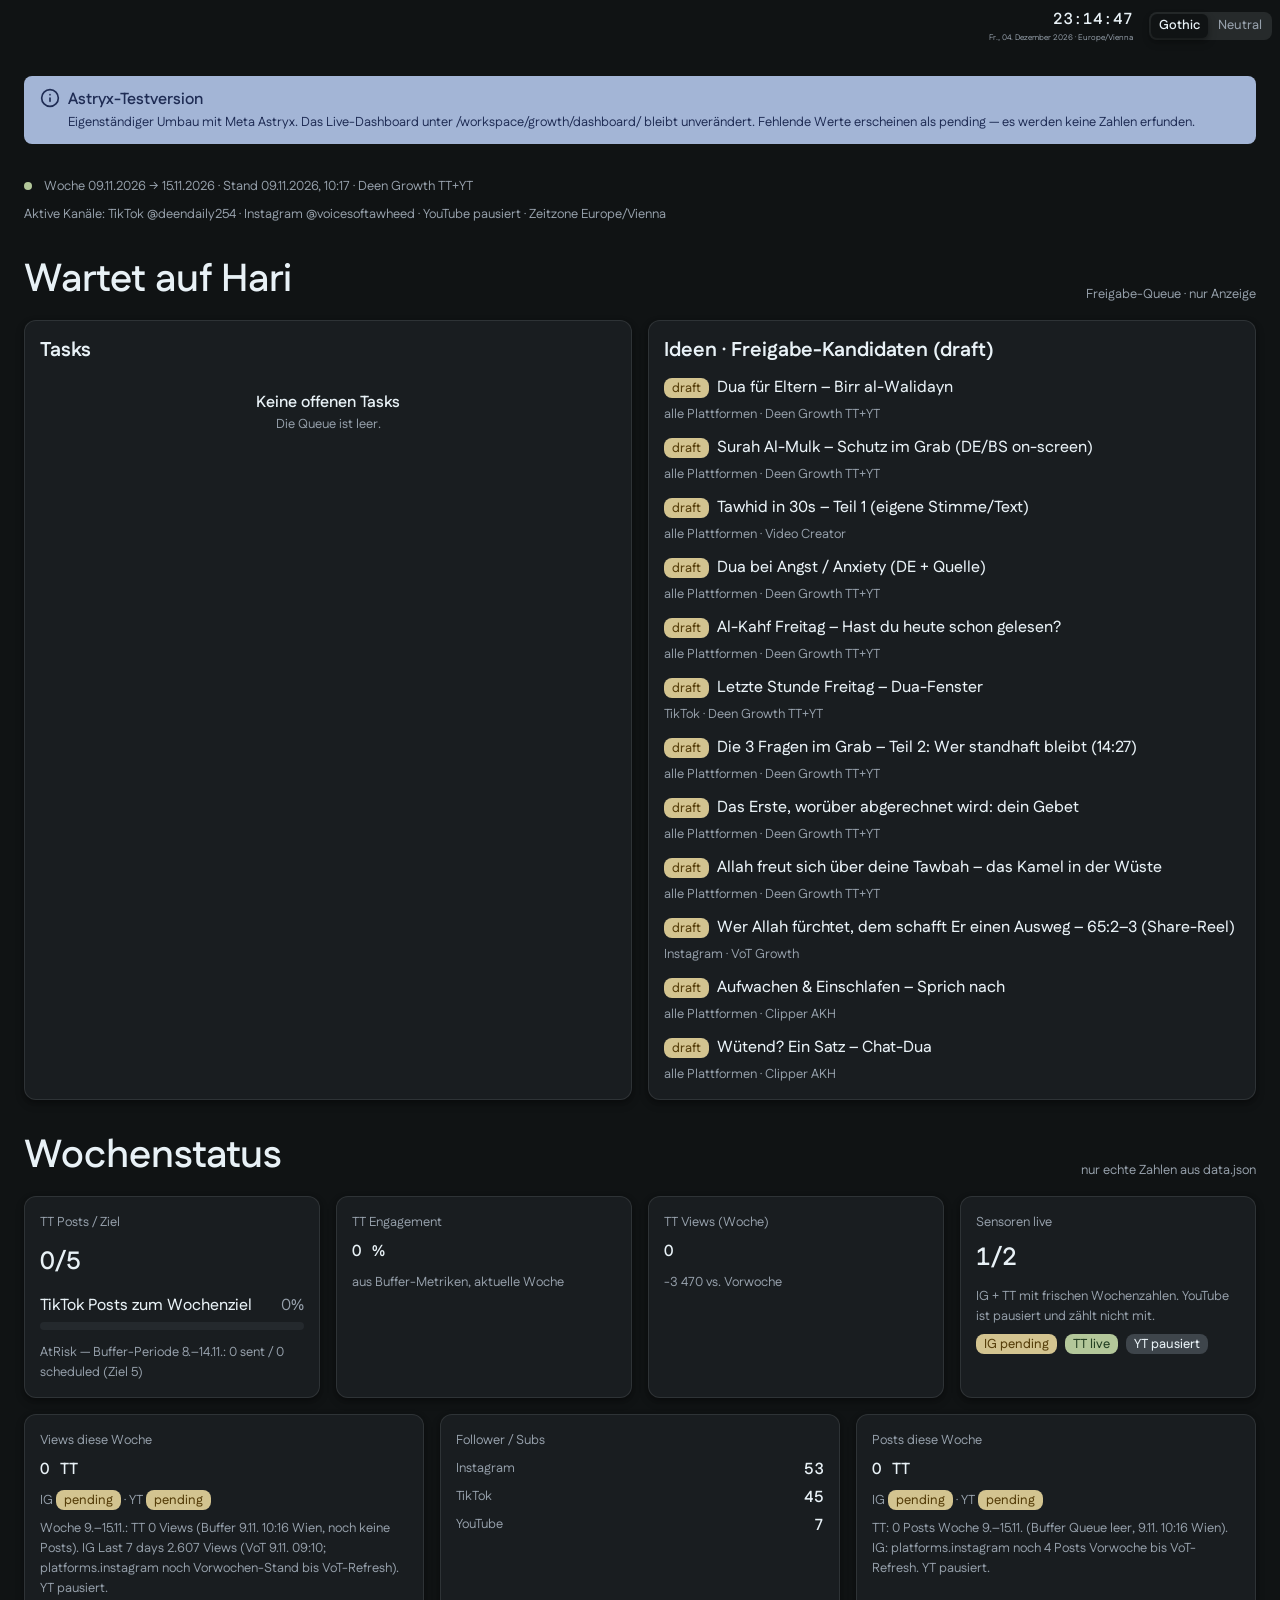
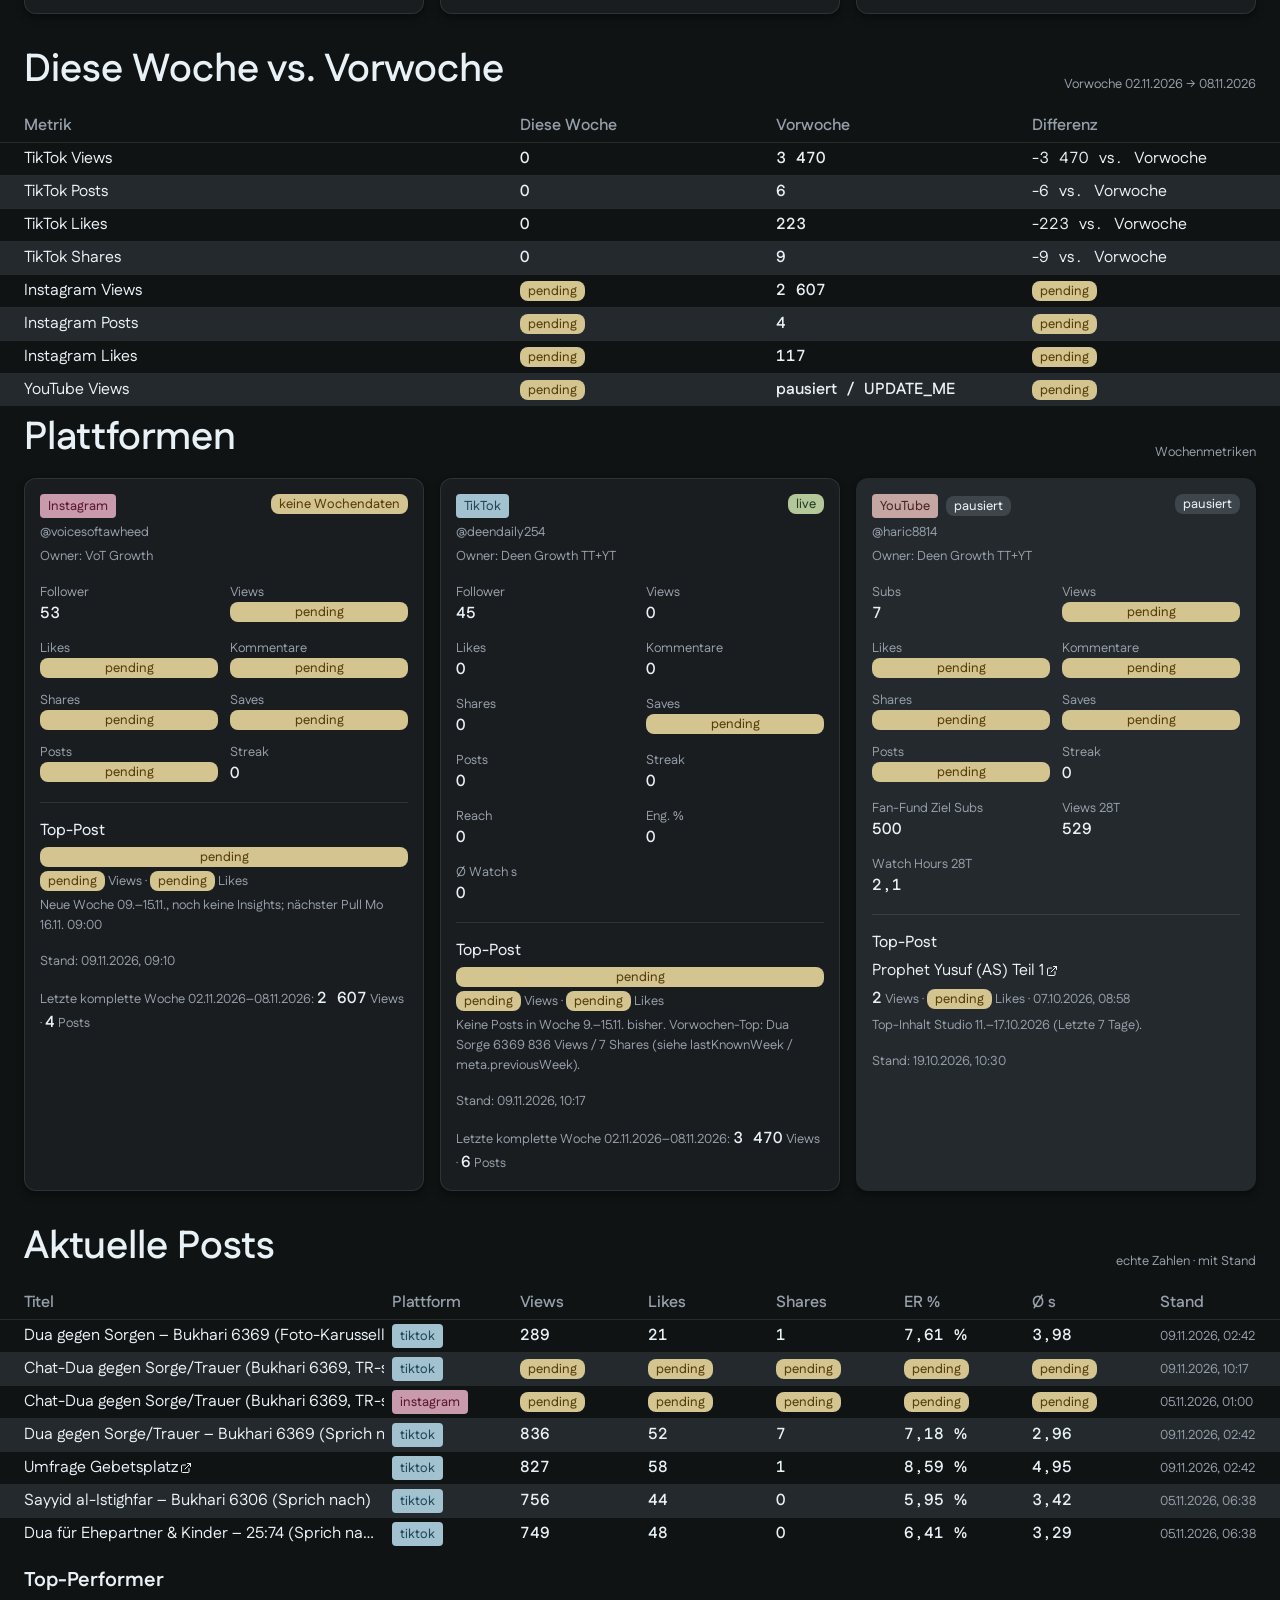
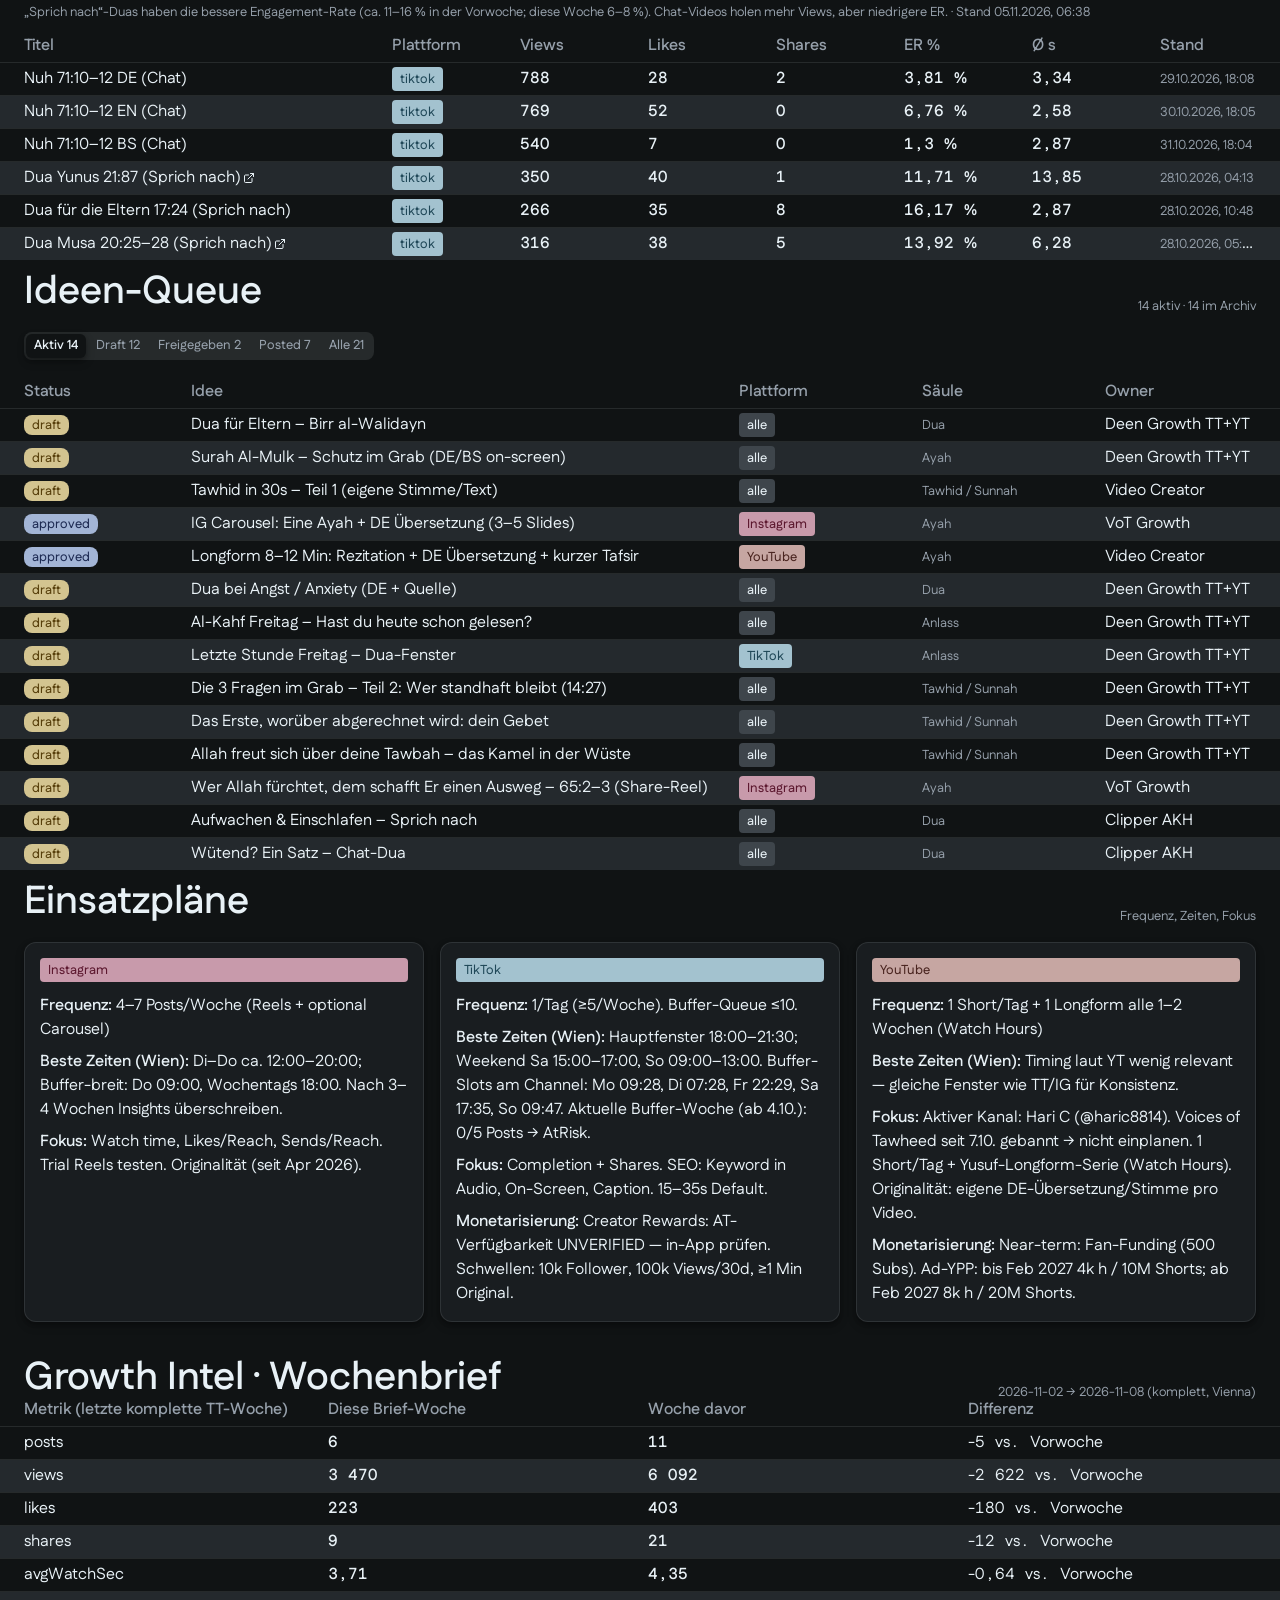
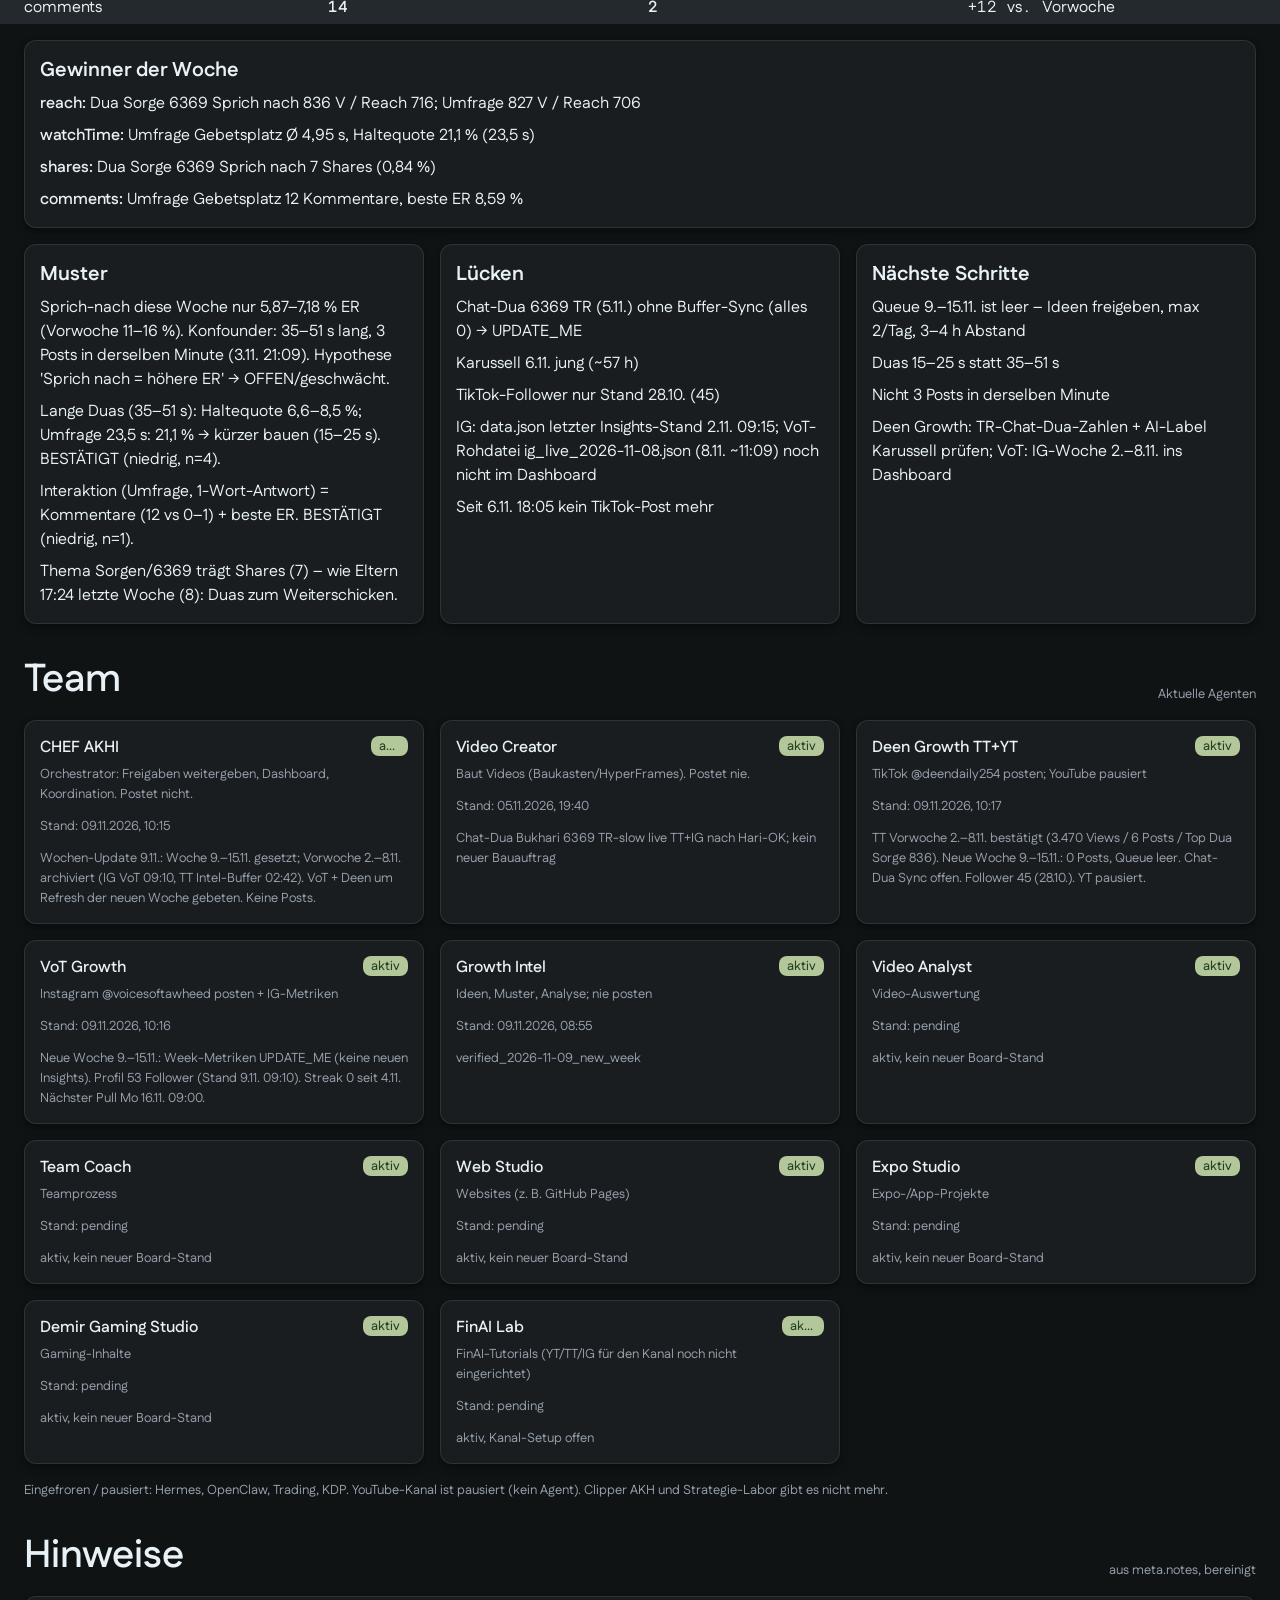
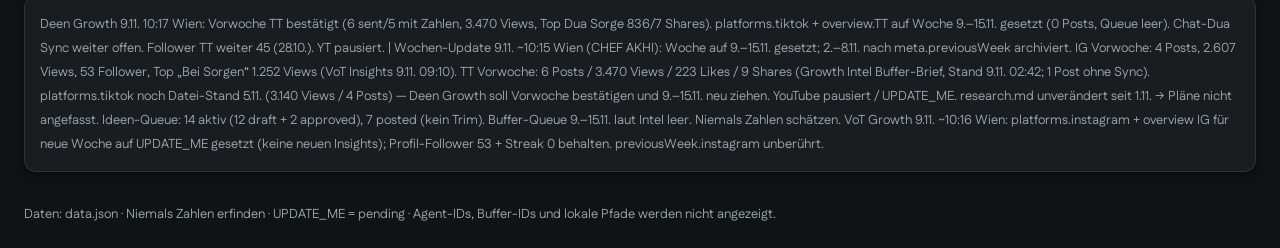
<file: astryx/index.html>
<!doctype html>
<html lang="de">
  <head>
    <meta charset="UTF-8" />
    <meta name="viewport" content="width=device-width, initial-scale=1.0" />
    <title>Growth Dashboard · Astryx-Test</title>
    <script type="module" crossorigin src="./assets/index-BIgXtVca.js"></script>
    <link rel="modulepreload" crossorigin href="./assets/focusOutline.stylex-CrGVGRx0.js">
    <link rel="stylesheet" crossorigin href="./assets/index-DymMiG51.css">
  </head>
  <body>
    <div id="root"></div>
  </body>
</html>
</file>
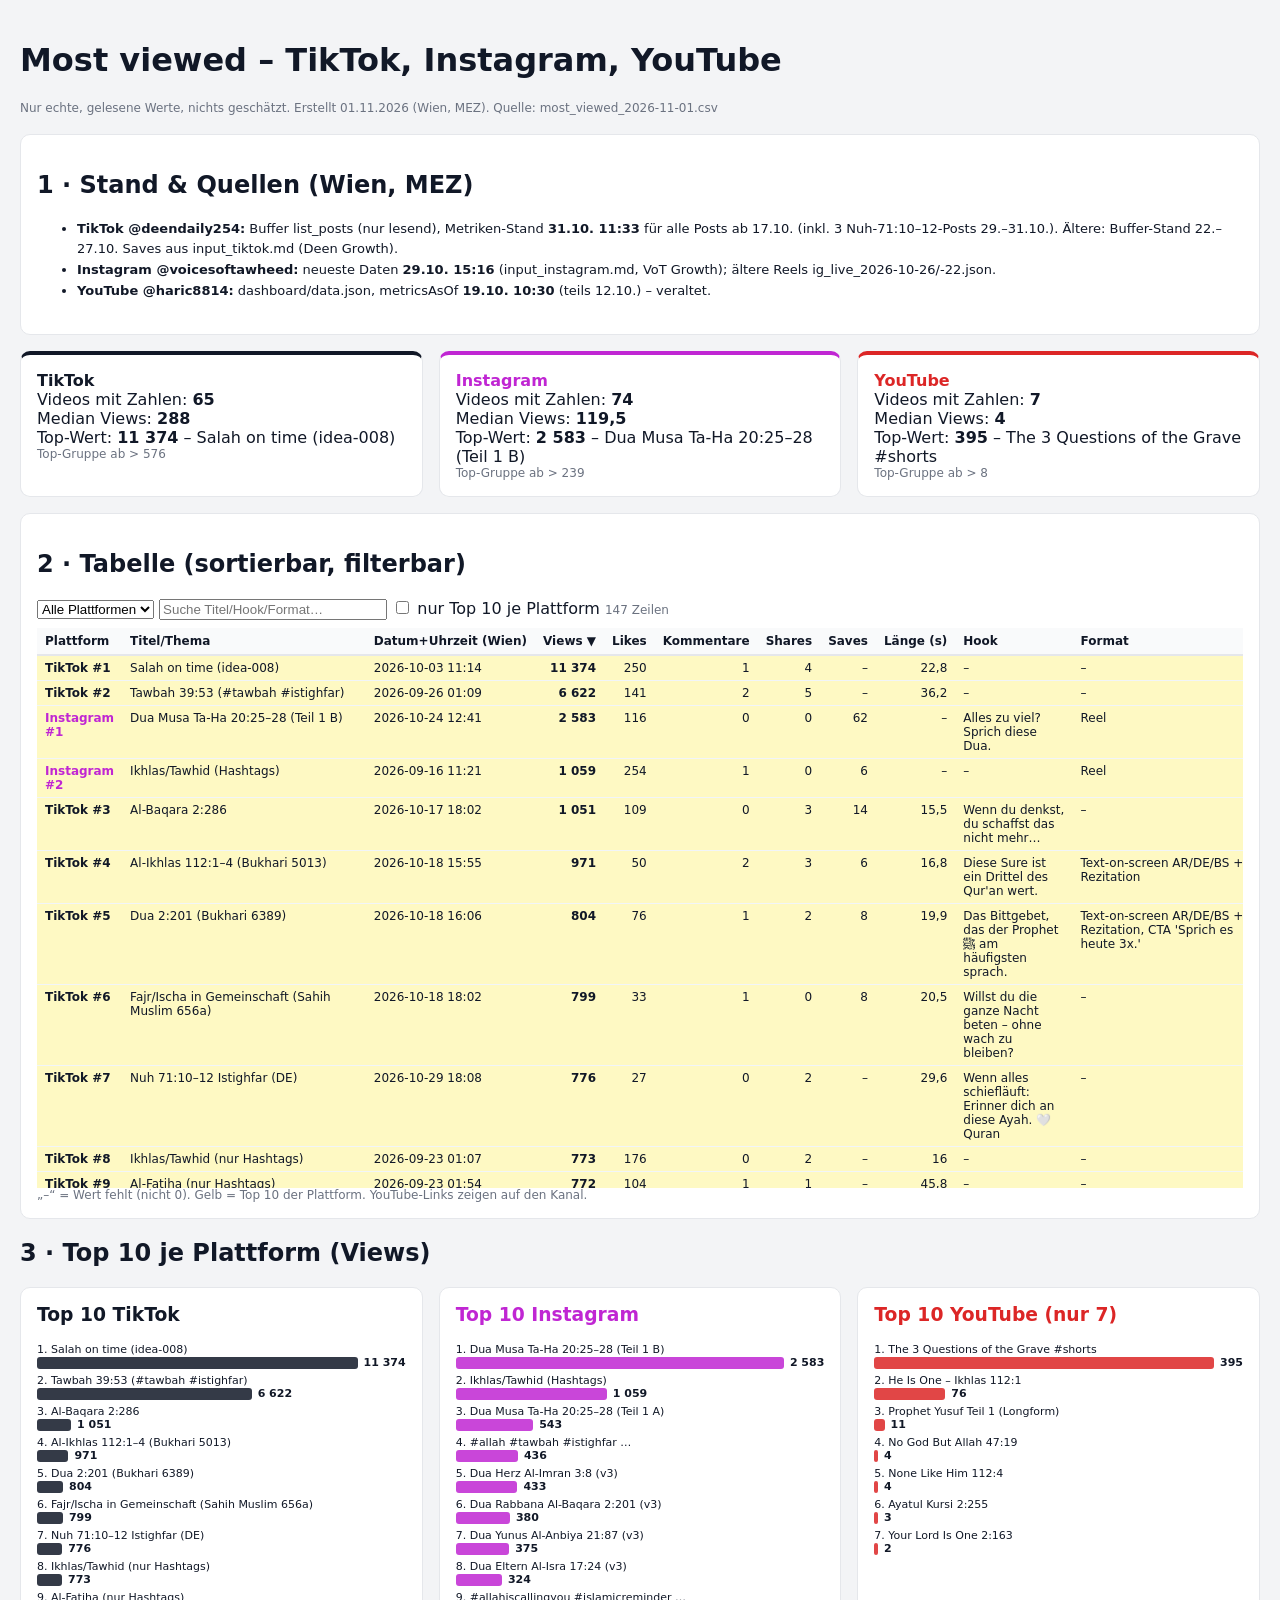
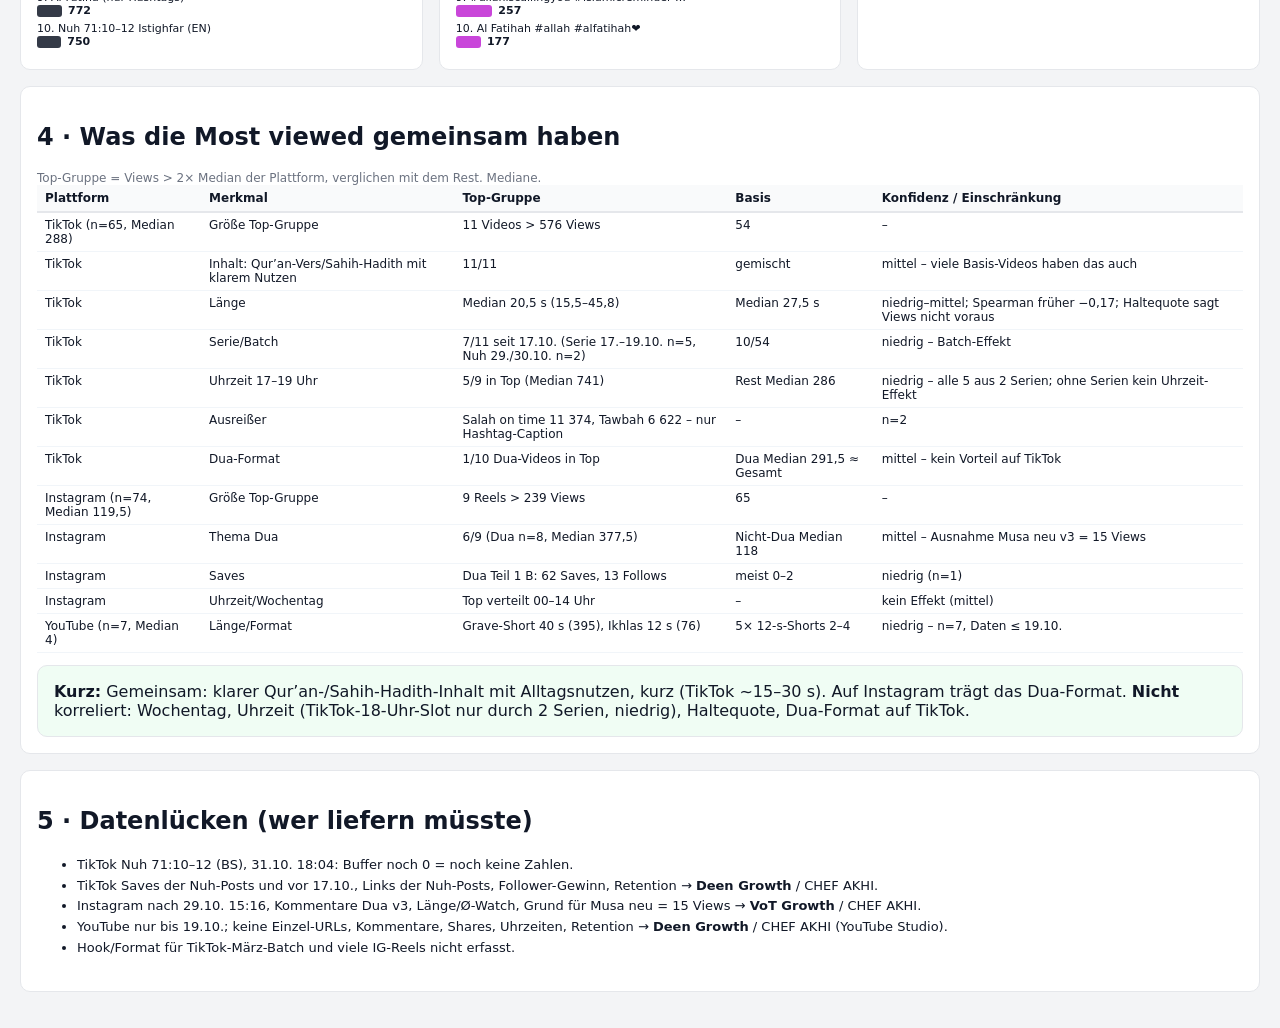
<file: most-viewed/index.html>
<!doctype html><html lang="de"><head><meta charset="utf-8"><meta name="viewport" content="width=device-width,initial-scale=1"><title>Most viewed – alle Plattformen (01.11.2026)</title>
<style>body{font-family:system-ui,sans-serif;background:#f3f4f6;margin:0;padding:20px;color:#111827}.c{background:#fff;border:1px solid #e5e7eb;border-radius:10px;padding:16px;margin-bottom:16px}.f{display:flex;gap:16px;flex-wrap:wrap}.f>.c{flex:1 1 300px}table{border-collapse:collapse;width:100%}th{text-align:left;padding:6px 8px;border-bottom:2px solid #e5e7eb;background:#f9fafb;font-size:12px;cursor:pointer;position:sticky;top:0;white-space:nowrap}td{padding:5px 8px;border-bottom:1px solid #f1f5f9;font-size:12px;vertical-align:top}tr.top{background:#fef9c3}.n{text-align:right}.bar{height:12px;border-radius:3px;opacity:.85}.s{font-size:12px;color:#6b7280}li{font-size:13px;line-height:1.6}</style></head><body>
<h1>Most viewed – TikTok, Instagram, YouTube</h1><div class="s">Nur echte, gelesene Werte, nichts geschätzt. Erstellt 01.11.2026 (Wien, MEZ). Quelle: most_viewed_2026-11-01.csv</div><br>
<div class="c"><h2>1 · Stand & Quellen (Wien, MEZ)</h2><ul>
<li><b>TikTok @deendaily254:</b> Buffer list_posts (nur lesend), Metriken-Stand <b>31.10. 11:33</b> für alle Posts ab 17.10. (inkl. 3 Nuh-71:10–12-Posts 29.–31.10.). Ältere: Buffer-Stand 22.–27.10. Saves aus input_tiktok.md (Deen Growth).</li>
<li><b>Instagram @voicesoftawheed:</b> neueste Daten <b>29.10. 15:16</b> (input_instagram.md, VoT Growth); ältere Reels ig_live_2026-10-26/-22.json.</li>
<li><b>YouTube @haric8814:</b> dashboard/data.json, metricsAsOf <b>19.10. 10:30</b> (teils 12.10.) – veraltet.</li></ul></div>
<div class="f" id="kpi"></div>
<div class="c"><h2>2 · Tabelle (sortierbar, filterbar)</h2>
<select id="p"><option value="">Alle Plattformen</option><option>TikTok</option><option>Instagram</option><option>YouTube</option></select>
<input id="q" placeholder="Suche Titel/Hook/Format…" style="min-width:220px"> <label><input type="checkbox" id="t"> nur Top 10 je Plattform</label> <span class="s" id="cnt"></span>
<div style="max-height:560px;overflow:auto;margin-top:8px"><table><thead><tr id="h"></tr></thead><tbody id="b"></tbody></table></div>
<div class="s">„–“ = Wert fehlt (nicht 0). Gelb = Top 10 der Plattform. YouTube-Links zeigen auf den Kanal.</div></div>
<h2>3 · Top 10 je Plattform (Views)</h2><div class="f" id="bars"></div>
<div class="c"><h2>4 · Was die Most viewed gemeinsam haben</h2><div class="s">Top-Gruppe = Views &gt; 2× Median der Plattform, verglichen mit dem Rest. Mediane.</div>
<table><thead><tr><th>Plattform</th><th>Merkmal</th><th>Top-Gruppe</th><th>Basis</th><th>Konfidenz / Einschränkung</th></tr></thead><tbody id="g"></tbody></table>
<div class="c" style="background:#f0fdf4;margin:12px 0 0"><b>Kurz:</b> Gemeinsam: klarer Qur’an-/Sahih-Hadith-Inhalt mit Alltagsnutzen, kurz (TikTok ~15–30 s). Auf Instagram trägt das Dua-Format. <b>Nicht</b> korreliert: Wochentag, Uhrzeit (TikTok-18-Uhr-Slot nur durch 2 Serien, niedrig), Haltequote, Dua-Format auf TikTok.</div></div>
<div class="c"><h2>5 · Datenlücken (wer liefern müsste)</h2><ul>
<li>TikTok Nuh 71:10–12 (BS), 31.10. 18:04: Buffer noch 0 = noch keine Zahlen.</li>
<li>TikTok Saves der Nuh-Posts und vor 17.10., Links der Nuh-Posts, Follower-Gewinn, Retention → <b>Deen Growth</b> / CHEF AKHI.</li>
<li>Instagram nach 29.10. 15:16, Kommentare Dua v3, Länge/Ø-Watch, Grund für Musa neu = 15 Views → <b>VoT Growth</b> / CHEF AKHI.</li>
<li>YouTube nur bis 19.10.; keine Einzel-URLs, Kommentare, Shares, Uhrzeiten, Retention → <b>Deen Growth</b> / CHEF AKHI (YouTube Studio).</li>
<li>Hook/Format für TikTok-März-Batch und viele IG-Reels nicht erfasst.</li></ul></div>
<script>
const R=[["TikTok", "Salah on time (idea-008)", "2026-10-03 11:14", 11374, 250, 1, 4, null, 22.8, "", "", "https://www.tiktok.com/@deendaily254/video/7692367214460030240"], ["TikTok", "Tawbah 39:53 (#tawbah #istighfar)", "2026-09-26 01:09", 6622, 141, 2, 5, null, 36.2, "", "", "https://www.tiktok.com/@deendaily254/video/7689613493124828449"], ["Instagram", "Dua Musa Ta-Ha 20:25–28 (Teil 1 B)", "2026-10-24 12:41", 2583, 116, 0, 0, 62, null, "Alles zu viel? Sprich diese Dua.", "Reel", "https://www.instagram.com/reel/De38M9POouO/"], ["Instagram", "Ikhlas/Tawhid (Hashtags)", "2026-09-16 11:21", 1059, 254, 1, 0, 6, null, "", "Reel", "https://www.instagram.com/voicesoftawheed/reel/DdV88M3uin4/"], ["TikTok", "Al-Baqara 2:286", "2026-10-17 18:02", 1051, 109, 0, 3, 14, 15.5, "Wenn du denkst, du schaffst das nicht mehr…", "", "https://www.tiktok.com/@deendaily254/video/7697682877005286689"], ["TikTok", "Al-Ikhlas 112:1–4 (Bukhari 5013)", "2026-10-18 15:55", 971, 50, 2, 3, 6, 16.8, "Diese Sure ist ein Drittel des Qur'an wert.", "Text-on-screen AR/DE/BS + Rezitation", "https://www.tiktok.com/@deendaily254/video/7698021282637499680"], ["TikTok", "Dua 2:201 (Bukhari 6389)", "2026-10-18 16:06", 804, 76, 1, 2, 8, 19.9, "Das Bittgebet, das der Prophet ﷺ am häufigsten sprach.", "Text-on-screen AR/DE/BS + Rezitation, CTA 'Sprich es heute 3x.'", "https://www.tiktok.com/@deendaily254/video/7698024156780154145"], ["TikTok", "Fajr/Ischa in Gemeinschaft (Sahih Muslim 656a)", "2026-10-18 18:02", 799, 33, 1, 0, 8, 20.5, "Willst du die ganze Nacht beten – ohne wach zu bleiben?", "", "https://www.tiktok.com/@deendaily254/video/7698054200533503265"], ["TikTok", "Nuh 71:10–12 Istighfar (DE)", "2026-10-29 18:08", 776, 27, 0, 2, null, 29.6, "Wenn alles schiefläuft: Erinner dich an diese Ayah. 🤍 Quran ", "", ""], ["TikTok", "Ikhlas/Tawhid (nur Hashtags)", "2026-09-23 01:07", 773, 176, 0, 2, null, 16, "", "", "https://www.tiktok.com/@deendaily254/video/7688500018977770774"], ["TikTok", "Al-Fatiha (nur Hashtags)", "2026-09-23 01:54", 772, 104, 1, 1, null, 45.8, "", "", "https://www.tiktok.com/@deendaily254/video/7688512172179164438"], ["TikTok", "Nuh 71:10–12 Istighfar (EN)", "2026-10-30 18:05", 750, 49, 0, 0, null, 29.6, "When everything feels like it's going wrong: remember this a", "", ""], ["TikTok", "2 Rak'at vor Fajr (Sahih Muslim 725a)", "2026-10-19 18:05", 741, 31, 1, 1, 8, 16.5, "2 Minuten, die mehr wert sind als die ganze Welt.", "", "https://www.tiktok.com/@deendaily254/video/7698425769365687585"], ["Instagram", "Dua Musa Ta-Ha 20:25–28 (Teil 1 A)", "2026-10-24 03:47", 543, 25, 0, 0, 15, null, "Wenn dir alles zu viel wird, sprich diese Dua von Musa (as) – Ta-Ha 20:25–28.", "Reel", "https://www.instagram.com/reel/De2_GVVxScc/"], ["Instagram", "#allah #tawbah #istighfar …", "2026-09-26 00:50", 436, 33, 2, 0, 6, null, "", "Reel", "https://www.instagram.com/voicesoftawheed/reel/Ddukonev46k/"], ["Instagram", "Dua Herz Al-Imran 3:8 (v3)", "2026-10-28 08:30", 433, 24, null, 0, 8, null, "", "Dua-v3 'Sprich nach'", "https://www.instagram.com/voicesoftawheed/reel/DfB5mPahSFg/"], ["YouTube", "The 3 Questions of the Grave #shorts", "2026-10-03", 395, 18, null, null, null, 40, "", "Short", "https://www.youtube.com/@haric8814"], ["Instagram", "Dua Rabbana Al-Baqara 2:201 (v3)", "2026-10-28 14:03", 380, 18, null, 0, 3, null, "", "Dua-v3 'Sprich nach'", "https://www.instagram.com/voicesoftawheed/reel/DfCfopaBcd7/"], ["Instagram", "Dua Yunus Al-Anbiya 21:87 (v3)", "2026-10-28 04:13", 375, 17, null, 0, 2, null, "", "Dua-v3 'Sprich nach'", "https://www.instagram.com/voicesoftawheed/reel/DfBcKiDOUvd/"], ["TikTok", "Dua Yunus Al-Anbiya 21:87 (Teil 2)", "2026-10-28 04:13", 345, 39, 0, 1, 7, 47, "Kein Ausweg? Sprich diese Dua – die Dua von Yunus (as).", "Dua-Video (video2.mp4) mit KI-Label", "https://www.tiktok.com/@deendaily254/video/7701551035654982944"], ["TikTok", "#Allah #Quran #islamicquotes #Islam #dawah", "2026-03-15 04:13", 345, 21, 0, 1, null, 26.4, "", "", "https://www.tiktok.com/@deendaily254/video/7617315007092804867"], ["Instagram", "Dua Eltern Al-Isra 17:24 (v3)", "2026-10-28 10:36", 324, 14, null, 0, 3, null, "", "Dua-v3 'Sprich nach'", "https://www.instagram.com/voicesoftawheed/reel/DfCH-n4PdGL/"], ["TikTok", "Ayat al-Kursi nach dem Gebet (an-Nasa'i, idea-014)", "2026-10-22 20:33", 322, 47, 1, 0, 2, 56.1, "Nur ein Vers nach jedem Pflichtgebet – und zwischen dir und dem Paradies steht nur der Tod.", "Text-on-screen AR/DE/BS + Rezitation 2:255", "https://www.tiktok.com/@deendaily254/video/7699577225753922848"], ["TikTok", "#Deen #Sunnah #IslamReminder #Allah #Dua", "2026-03-15 03:55", 321, 46, 0, 3, null, 31.1, "", "", "https://www.tiktok.com/@deendaily254/video/7617310491550977302"], ["TikTok", "#quran #Allah #islamicquotes #dawah #Sunnah", "2026-03-16 23:23", 316, 33, 0, 0, null, 55.9, "", "", "https://www.tiktok.com/@deendaily254/video/7617982538207857922"], ["TikTok", "#Quran #Allah #islamicquotes #Islam #dawah", "2026-03-15 04:13", 313, 19, 0, 5, null, 26.4, "", "", "https://www.tiktok.com/@deendaily254/video/7617315102290627862"], ["TikTok", "#islamicquotes #Allah #Quran #Islam #dawah", "2026-03-15 20:29", 312, 37, 1, 0, null, 17.5, "", "", "https://www.tiktok.com/@deendaily254/video/7617566763974151446"], ["TikTok", "#islamicquotes #Allah #Quran #Islam #dawah", "2026-03-16 03:43", 310, 36, 0, 0, null, 11.1, "", "", "https://www.tiktok.com/@deendaily254/video/7617678443592928534"], ["TikTok", "3 Fragen im Grab (#grave; passt zu YT-Short gleicher Länge)", "2026-10-03 12:19", 310, 63, 1, 0, null, 40.3, "", "", "https://www.tiktok.com/@deendaily254/video/7692383797941194016"], ["TikTok", "Ash-Sharh 94:5–6", "2026-10-09 19:04", 308, 53, 0, 0, null, 20.5, "Für jeden, der gerade kämpft…", "", "https://www.tiktok.com/@deendaily254/video/7694714884528901408"], ["TikTok", "#islamicquotes #Allah #Quran #Islam #dawah", "2026-03-15 04:53", 304, 21, 0, 0, null, 63.3, "", "", "https://www.tiktok.com/@deendaily254/video/7617325349948525847"], ["TikTok", "Dua Rabbana Al-Baqara 2:201", "2026-10-28 13:21", 303, 42, 0, 1, 7, 41.4, "Bitte um beides. Sprich diese Dua.", "Dua-v3 mit 'Sprich nach'-Pause 7 s", "https://www.tiktok.com/@deendaily254/video/7701692259942681889"], ["TikTok", "Dua Musa Ta-Ha 20:25–28 (neu, v3)", "2026-10-28 05:46", 303, 37, 1, 5, 10, 48, "Alles zu viel? Sprich diese Dua. Das ist das Gebet von Musa …", "Dua-v3 mit 'Sprich nach'-Pause 7 s", "https://www.tiktok.com/@deendaily254/video/7701575106744601888"], ["TikTok", "#islamicquotes #Allah #Quran #Islam #dawah", "2026-03-15 06:04", 301, 16, 0, 0, null, 22.1, "", "", "https://www.tiktok.com/@deendaily254/video/7617343729854123286"], ["TikTok", "#quran #Allah #islamicquotes #dawah #Sunnah", "2026-03-16 23:13", 299, 40, 0, 4, null, 17.7, "", "", "https://www.tiktok.com/@deendaily254/video/7617980114768317718"], ["TikTok", "#islam #islamicquotes #Allah #salah #dawah", "2026-03-15 04:10", 297, 43, 0, 1, null, 74.8, "", "", "https://www.tiktok.com/@deendaily254/video/7617314206706060566"], ["TikTok", "Ad-Duha 93:3–5", "2026-10-08 19:04", 296, 35, 1, 0, null, 17.7, "Wenn du dich verlassen fühlst…", "", "https://www.tiktok.com/@deendaily254/video/7694343521548930337"], ["TikTok", "Salah 4:103", "2026-09-25 22:13", 294, 60, 0, 0, null, 12.8, "Qur'an 4:103 – Gebet zu festgesetzten Zeiten (EN/DE)", "", "https://www.tiktok.com/@deendaily254/video/7689568366134070561"], ["TikTok", "Al-Mulk – Schutz im Grab", "2026-10-23 18:13", 293, 49, 1, 1, 8, 29.7, "Diese Sure schützt dich im Grab 🤍", "", "https://www.tiktok.com/@deendaily254/video/7699909935911685409"], ["TikTok", "#islamicquotes #Allah #Quran #Islam #dawah", "2026-03-15 05:46", 292, 11, 1, 0, null, 21.8, "", "", "https://www.tiktok.com/@deendaily254/video/7617339007034281238"], ["TikTok", "#quran #Deen #Sunnah #IslamReminder #Allah", "2026-03-15 03:50", 290, 17, 0, 0, null, 55.2, "", "", "https://www.tiktok.com/@deendaily254/video/7617309232727231746"], ["TikTok", "#quran #Allah #islamicquotes #dawah #Sunnah", "2026-03-16 23:35", 288, 24, 0, 1, null, 23, "", "", "https://www.tiktok.com/@deendaily254/video/7617985791259692310"], ["TikTok", "n/a", "2026-03-15 03:35", 287, 14, 1, 0, null, 72.2, "", "", "https://www.tiktok.com/@deendaily254/video/7617305249082035478"], ["TikTok", "n/a", "2026-03-15 03:25", 287, 35, 0, 1, null, 38, "", "", "https://www.tiktok.com/@deendaily254/video/7617302657396477206"], ["TikTok", "#quran #repent #IslamReminder #Islam #Sunnah", "2026-03-15 03:37", 286, 22, 0, 0, null, 26.6, "", "", "https://www.tiktok.com/@deendaily254/video/7617305783310617878"], ["TikTok", "#quran #Allah #islamicquotes #dawah #Sunnah", "2026-03-16 23:35", 286, 34, 0, 9, null, 18.1, "", "", "https://www.tiktok.com/@deendaily254/video/7617985687307963670"], ["TikTok", "Eltern/Birr (#parents #birr)", "2026-10-03 11:20", 285, 49, 0, 0, null, 21.3, "", "", "https://www.tiktok.com/@deendaily254/video/7692368600400743712"], ["TikTok", "#islamicquotes #Allah #Quran #Islam #dawah", "2026-03-16 03:43", 285, 51, 0, 0, null, 60.6, "", "", "https://www.tiktok.com/@deendaily254/video/7617678239514905878"], ["TikTok", "n/a", "2026-03-15 03:34", 285, 20, 0, 2, null, 23.4, "", "", "https://www.tiktok.com/@deendaily254/video/7617305106660330774"], ["TikTok", "Quran-Rezitation (#tilawah; idea-015)", "2026-10-03 11:16", 284, 78, 1, 10, null, 22, "", "", "https://www.tiktok.com/@deendaily254/video/7692367543348071713"], ["TikTok", "#quran #Allah #islamicquotes #dawah #Sunnah", "2026-03-16 14:17", 284, 14, 0, 0, null, 59.6, "", "", "https://www.tiktok.com/@deendaily254/video/7617841821590228246"], ["TikTok", "Al-Fatiha/Tawhid (nur Hashtags)", "2026-09-25 02:18", 283, 28, 0, 0, null, 7.9, "", "", "https://www.tiktok.com/@deendaily254/video/7689260468178799894"], ["TikTok", "#islamicquotes #Allah #Quran #Islam #dawah", "2026-03-15 23:00", 282, 24, 0, 0, null, 13.2, "", "", "https://www.tiktok.com/@deendaily254/video/7617605697827589398"], ["TikTok", "Haya – Blick senken (idea-006)", "2026-10-03 11:17", 281, 57, 1, 1, null, 18.2, "", "", "https://www.tiktok.com/@deendaily254/video/7692367878217108768"], ["TikTok", "Dua Musa Ta-Ha 20:25–28 (Teil 1 B)", "2026-10-24 08:02", 280, 28, 0, 2, 5, 21.1, "Alles zu viel? Sprich diese Dua.", "Dua-Video 21,1 s (teil1_B.mp4), CTA 'Schick es jemandem…'", "https://www.tiktok.com/@deendaily254/video/7700125705262091552"], ["TikTok", "#quran #Allah #islamicquotes #dawah #Sunnah", "2026-03-16 23:26", 277, 13, 0, 0, null, 18.5, "", "", "https://www.tiktok.com/@deendaily254/video/7617983392088378646"], ["TikTok", "#islamicquotes #Allah #Quran #dawah #Deen", "2026-03-15 04:00", 277, 14, 0, 2, null, 42.2, "", "", "https://www.tiktok.com/@deendaily254/video/7617311733715078422"], ["TikTok", "Dua Herz Al-Imran 3:8", "2026-10-28 08:16", 276, 39, 1, 1, 5, 50, "Herz unruhig? Sprich diese Dua.", "Dua-v3 mit 'Sprich nach'-Pause 7 s", "https://www.tiktok.com/@deendaily254/video/7701613881214455073"], ["TikTok", "#islamicquotes #Allah #Quran #Islam #dawah @S A B R         ", "2026-03-15 20:25", 276, 14, 0, 2, null, 105.7, "#islamicquotes #Allah #Quran #Islam #dawah @S A B R           S O U L", "", "https://www.tiktok.com/@deendaily254/video/7617565814186626326"], ["TikTok", "#quran #Allah #islamicquotes #Islam #Das", "2026-03-16 09:41", 275, 28, 0, 2, null, 67, "", "", "https://www.tiktok.com/@deendaily254/video/7617770818742848790"], ["TikTok", "#islamicquotes #Allah #Quran #Islam #dawah", "2026-03-16 07:25", 275, 23, 1, 0, null, 16.9, "", "", "https://www.tiktok.com/@deendaily254/video/7617735683968339222"], ["TikTok", "#Quran #Allah #islamicquotes #Islam #dawah", "2026-03-15 04:19", 275, 26, 0, 0, null, 23.7, "", "", "https://www.tiktok.com/@deendaily254/video/7617316742796201238"], ["TikTok", "#quran #Allah #islamicquotes #dawah #Sunnah", "2026-03-16 23:16", 274, 19, 0, 0, null, 49.7, "", "", "https://www.tiktok.com/@deendaily254/video/7617980778676276502"], ["TikTok", "Morgen-Adhkar (#morningadhkar; idea-007)", "2026-10-03 11:18", 274, 72, 1, 0, null, 13.3, "", "", "https://www.tiktok.com/@deendaily254/video/7692368255666654496"], ["TikTok", "Dua Musa Ta-Ha 20:25–28 (Teil 1, Variante v1/alt)", "2026-10-24 01:45", 272, 18, 0, 0, 7, 57.8, "Überfordert? Diese Dua hat Musa (as) gesprochen – Ta-Ha 20:25–28.", "Dua-Video 57,8 s (dua_musa_video_v2.mp4), KI-Hintergrund lt. carousel_01", "https://www.tiktok.com/@deendaily254/video/7700028552468499745"], ["TikTok", "#islamicquotes #Allah #Quran #dawah #Deen", "2026-03-15 04:06", 272, 9, 0, 0, null, 28.4, "", "", "https://www.tiktok.com/@deendaily254/video/7617313239424142614"], ["TikTok", "#quran #Allah #islamicquotes #dawah #Sunnah", "2026-03-16 13:56", 268, 40, 0, 1, null, 38.8, "", "", "https://www.tiktok.com/@deendaily254/video/7617836598536850710"], ["TikTok", "Al-Fatiha/Ikhlas/Tawhid (nur Hashtags)", "2026-09-24 19:56", 263, 68, 1, 1, null, 16, "", "", "https://www.tiktok.com/@deendaily254/video/7689162239991090434"], ["TikTok", "Dua Musa Ta-Ha 20:25–28 (Teil 1 A)", "2026-10-24 02:49", 262, 29, 0, 1, 6, 21.1, "Wenn dir alles zu viel wird, sprich diese Dua von Musa (as) – Ta-Ha 20:25–28.", "Dua-Video 21,1 s (teil1_A.mp4)", "https://www.tiktok.com/@deendaily254/video/7700045127682624801"], ["TikTok", "Dua Eltern Al-Isra 17:24", "2026-10-28 10:48", 262, 35, 0, 8, 5, 38.7, "Für deine Eltern. Sprich diese Dua.", "Dua-v3 mit 'Sprich nach'-Pause 7 s", "https://www.tiktok.com/@deendaily254/video/7701652662189657377"], ["TikTok", "#quran #Allah #islamicquotes #dawah #Sunnah", "2026-03-16 09:44", 262, 7, 0, 0, null, 35.1, "", "", "https://www.tiktok.com/@deendaily254/video/7617771656349486358"], ["TikTok", "#Allah #Quran #Islam #islamicquotes #IslamReminder", "2026-03-15 04:10", 262, 45, 2, 0, null, 74.8, "", "", "https://www.tiktok.com/@deendaily254/video/7617314369013058818"], ["Instagram", "#allahiscallingyou #islamicreminder …", "2026-02-07 11:41", 257, 16, 0, 0, 0, null, "", "Reel", "https://www.instagram.com/voicesoftawheed/reel/DUdCZIQDBZz/"], ["Instagram", "Al Fatihah #allah #alfatihah❤️", "2026-09-23 01:51", 177, 11, 0, 0, 0, null, "Al Fatihah #allah #alfatihah❤️", "Reel", "https://www.instagram.com/voicesoftawheed/reel/Ddm9JaQIuW8/"], ["Instagram", "#allah #haya #gazelowered …", "2026-09-21 20:02", 175, 32, 0, 0, 0, null, "", "Reel", "https://www.instagram.com/voicesoftawheed/reel/DdjwhyyB80O/"], ["Instagram", "#allah #quran #recite …", "2026-09-21 20:51", 165, 27, 0, 0, 0, null, "", "Reel", "https://www.instagram.com/voicesoftawheed/reel/Ddj2F1rsPy9/"], ["Instagram", "Sujud – Wann bist du Allah am nächsten? (idea-030)", "2026-10-14 21:10", 159, 8, 0, 0, 1, null, "Wann bist du Allah am nächsten? (On-Screen)", "Reel", "https://www.instagram.com/voicesoftawheed/reel/DefGj3VBU-w/"], ["Instagram", "#allah #tawheed #ikhlas …", "2026-09-24 18:40", 157, 32, 0, 0, 2, null, "", "Reel", "https://www.instagram.com/voicesoftawheed/reel/DdrVcUEykPl/"], ["Instagram", "Al-Mulk (Surah Mulk, laut Dashboard-Titel)", "2026-10-22 23:00", 155, 10, 0, 0, 4, null, "", "Reel", "https://www.instagram.com/reel/Dez5hLaB0Rq/"], ["Instagram", "Wut/Zorn (Hook 'Wirst du schnell wütend?')", "2026-10-22 17:36", 154, 8, 0, 0, 2, null, "Wirst du schnell wütend?", "Reel", "https://www.instagram.com/voicesoftawheed/reel/DezUdB0uPHP/"], ["Instagram", "Dua Musa Ta-Ha 20:25–28 (Teil 1, 57,8 s Variante)", "2026-10-24 02:41", 143, 7, 0, 0, 5, 57.8, "Überfordert? Diese Dua hat Musa (as) gesprochen – Ta-Ha 20:25–28.", "Reel", "https://www.instagram.com/reel/De23jsihfXh/"], ["Instagram", "Reminder 'Bevor du heute etwas sagst…'", "2026-10-22 17:35", 138, 5, 0, 0, 2, null, "Bevor du heute etwas sagst…", "Reel", "https://www.instagram.com/voicesoftawheed/reel/DezUNzRpnCj/"], ["Instagram", "#allah #tawheed #ikhlas #worship …", "2026-09-24 18:38", 138, 26, 0, 0, 0, null, "", "Reel", "https://www.instagram.com/voicesoftawheed/reel/DdrVSANRVWL/"], ["Instagram", "#allah #dhikr #adhkar …", "2026-09-21 20:54", 133, 29, 0, 0, 1, null, "", "Reel", "https://www.instagram.com/voicesoftawheed/reel/Ddj2ebRBl7X/"], ["Instagram", "#allah #quran #inshirah #ease …", "2026-09-16 13:33", 133, 19, 0, 0, 3, null, "", "Reel", "https://www.instagram.com/voicesoftawheed/reel/DdWL8ETQ4ZC/"], ["Instagram", "#allah #tawheed #quran …", "2026-09-24 18:43", 132, 20, 0, 0, 0, null, "", "Reel", "https://www.instagram.com/voicesoftawheed/reel/DdrVxCSuMcD/"], ["Instagram", "#allah #quran #fatiha #jannah …", "2026-09-16 11:18", 131, 24, 0, 0, 0, null, "", "Reel", "https://www.instagram.com/voicesoftawheed/reel/DdV8lCStJpq/"], ["Instagram", "#allah", "2026-09-25 02:19", 131, 6, 0, 0, 0, null, "", "Reel", "https://www.instagram.com/voicesoftawheed/reel/DdsKAphI_OX/"], ["Instagram", "#allah #tawheed #quran #worship …", "2026-09-24 18:41", 130, 15, 0, 0, 0, null, "", "Reel", "https://www.instagram.com/voicesoftawheed/reel/DdrVmkdvWjH/"], ["Instagram", "#allah #salah #ramadan #dua #islam", "2026-02-28 18:55", 130, 10, 0, 0, 0, null, "", "Reel", "https://www.instagram.com/voicesoftawheed/reel/DVT4rdNjIGG/"], ["Instagram", "Tawheed is not a slogan.", "2026-09-22 06:22", 127, 6, 0, 0, 1, null, "Tawheed is not a slogan.", "Reel", "https://www.instagram.com/voicesoftawheed/reel/Ddk3aXJoYK5/"], ["Instagram", "Reminder 'Kennst du jemanden, der gerade Sorgen hat?'", "2026-10-18 21:08", 127, 8, 0, 0, 0, null, "Kennst du jemanden, der gerade Sorgen hat?", "Reel", "https://www.instagram.com/voicesoftawheed/reel/DepZiYfxkR9/"], ["Instagram", "#allah #tawheed #islam #dua …", "2026-09-16 10:48", 125, 26, 0, 0, 2, null, "", "Reel", "https://www.instagram.com/voicesoftawheed/reel/DdV5GDjsyYe/"], ["Instagram", "(not captured)", "2026-10-07 20:00", 124, 2, 0, 0, 0, null, "", "Reel", "https://www.instagram.com/voicesoftawheed/reel/DeM898AsOHD/"], ["Instagram", "#salah #dua #ramadan #allah #islam", "2026-02-26 05:36", 123, 14, 0, 0, 1, null, "", "Reel", "https://www.instagram.com/voicesoftawheed/reel/DVNTqA2jJwy/"], ["Instagram", "#allah #parents #birr …", "2026-09-21 20:07", 122, 14, 0, 0, 0, null, "", "Reel", "https://www.instagram.com/voicesoftawheed/reel/DdjxDrGtmZX/"], ["Instagram", "#allah #haya #gazelowered …", "2026-10-03 08:05", 122, 7, 0, 0, 1, null, "", "Reel", "https://www.instagram.com/voicesoftawheed/reel/DeBYApPN_kT/"], ["Instagram", "#allah #quran #recite …", "2026-09-21 20:00", 121, 14, 0, 0, 0, null, "", "Reel", "https://www.instagram.com/voicesoftawheed/reel/DdjwRiNtSq4/"], ["Instagram", "Qur'an 4:103", "2026-09-25 22:34", 120, 6, 0, 0, 2, null, "Qur'an 4:103", "Reel", "https://www.instagram.com/voicesoftawheed/reel/DduVCmpsbd4/"], ["Instagram", "#allah #tawheed #quran #ayatulkursi …", "2026-09-24 18:44", 120, 24, 0, 0, 1, null, "", "Reel", "https://www.instagram.com/voicesoftawheed/reel/DdrV9FqpPB8/"], ["Instagram", "#allah #salah #prayer …", "2026-09-21 20:49", 120, 21, 0, 0, 0, null, "", "Reel", "https://www.instagram.com/voicesoftawheed/reel/Ddj14WshNbb/"], ["Instagram", "#allah #grave #akhirah …", "2026-10-03 11:52", 119, 14, 0, 0, 0, null, "", "Reel", "https://www.instagram.com/voicesoftawheed/reel/DeBx6cyuNzx/"], ["Instagram", "#allah #haya #gazelowered …", "2026-09-21 20:53", 119, 21, 0, 0, 1, null, "", "Reel", "https://www.instagram.com/voicesoftawheed/reel/Ddj2RVnPq6-/"], ["Instagram", "#allah #parents #birr …", "2026-09-21 20:56", 118, 17, 0, 0, 1, null, "", "Reel", "https://www.instagram.com/voicesoftawheed/reel/Ddj2rQ_p0rA/"], ["Instagram", "#allah #parents #birr …", "2026-10-03 08:13", 118, 8, 0, 0, 0, null, "", "Reel", "https://www.instagram.com/voicesoftawheed/reel/DeBY71evNct/"], ["Instagram", "#allah #quran #recite …", "2026-10-03 08:01", 117, 16, 0, 0, 0, null, "", "Reel", "https://www.instagram.com/voicesoftawheed/reel/DeBXc46tBJD/"], ["Instagram", "Du denkst, Allah hört dich nicht? 🤍", "2026-10-07 19:57", 116, 6, 0, 0, 0, null, "Du denkst, Allah hört dich nicht? 🤍", "Reel", "https://www.instagram.com/voicesoftawheed/reel/DeM8f7HJJyi/"], ["Instagram", "#allah #dhikr #adhkar …", "2026-10-03 08:09", 115, 20, 0, 0, 0, null, "", "Reel", "https://www.instagram.com/voicesoftawheed/reel/DeBYeQ4PIPF/"], ["Instagram", "#allah #salah #prayer …", "2026-10-03 07:57", 115, 14, 0, 0, 0, null, "", "Reel", "https://www.instagram.com/voicesoftawheed/reel/DeBXAcgRvJz/"], ["Instagram", "#allah #dhikr #adhkar …", "2026-09-21 20:05", 114, 33, 0, 0, 0, null, "", "Reel", "https://www.instagram.com/voicesoftawheed/reel/DdjwxSchkcl/"], ["Instagram", "#allah #salah #dua …", "2026-09-16 10:44", 113, 21, 0, 0, 0, null, "", "Reel", "https://www.instagram.com/voicesoftawheed/reel/DdV4o1ystyp/"], ["Instagram", "#allah #salah #prayer …", "2026-09-21 19:58", 112, 13, 0, 0, 0, null, "", "Reel", "https://www.instagram.com/voicesoftawheed/reel/DdjwCbwvtIT/"], ["Instagram", "#allah #tawheed #ikhlas …", "2026-10-06 19:56", 110, 3, 0, 0, 1, null, "", "Reel", "https://www.instagram.com/voicesoftawheed/reel/DeKXsRyBeVa/"], ["Instagram", "#salah #dua #ramadan #allah #islam", "2026-02-26 05:36", 109, 8, 0, 0, 0, null, "", "Reel", "https://www.instagram.com/voicesoftawheed/reel/DVNTu1VDIAL/"], ["YouTube", "He Is One – Ikhlas 112:1", "2026-09-24", 76, 6, null, null, null, 12, "", "Short", "https://www.youtube.com/@haric8814"], ["Instagram", "#salah #allah #ramadan #dua #islam", "2026-02-28 18:55", 33, 4, 0, 0, 1, null, "", "Reel", "https://www.instagram.com/voicesoftawheed/reel/DVT4xXCjLdW/"], ["Instagram", "#salah #dua #ramadan #allah #islam", "2026-02-26 05:35", 27, 3, 0, 0, 0, null, "", "Reel", "https://www.instagram.com/voicesoftawheed/reel/DVNTpHzjFwn/"], ["TikTok", "#quran #Allah #islamicquotes #dawah #Sunnah", "2026-03-16 16:06", 20, 3, 0, 0, null, 36.4, "", "", "https://www.tiktok.com/@deendaily254/video/7617870071725182230"], ["Instagram", "#salah #allah #ramadan #dua #islam", "2026-02-28 18:56", 19, 3, 0, 0, 0, null, "", "Reel", "https://www.instagram.com/voicesoftawheed/reel/DVT40N0DAwW/"], ["Instagram", "hashtags only", "2026-10-22 21:17", 18, 2, 0, 0, 1, null, "", "Reel", "https://www.instagram.com/reel/DeztvbIFSpO/"], ["TikTok", "#quran #Allah #islamicquotes #dawah #Sunnah", "2026-03-16 14:26", 16, 4, 0, 0, null, 26.1, "", "", "https://www.tiktok.com/@deendaily254/video/7617844394397273366"], ["Instagram", "Dua Musa Ta-Ha 20:25–28 (neu, v3)", "2026-10-28 05:39", 15, 0, null, 0, 0, null, "", "Dua-v3 'Sprich nach'", "https://www.instagram.com/voicesoftawheed/reel/DfBmAACRj08/"], ["Instagram", "#allahiscallingyou #gebet #ramadan", "2026-02-19 01:17", 14, 4, 0, 0, 0, null, "", "Reel", "https://www.instagram.com/voicesoftawheed/reel/DU60e-aCNdb/"], ["YouTube", "Prophet Yusuf Teil 1 (Longform)", "2026-10-07", 11, 0, null, null, null, 332, "", "Longform", "https://www.youtube.com/@haric8814"], ["Instagram", "#salah #dua #ramadan #allah #islam", "2026-02-26 05:36", 9, 0, 0, 0, 0, null, "", "Feed-Post", "https://www.instagram.com/voicesoftawheed/p/DVNTswVjFVg/"], ["Instagram", "#salah #dua #ramadan #allah #islam", "2026-02-26 05:36", 7, 0, 0, 0, 0, null, "", "Reel", "https://www.instagram.com/voicesoftawheed/reel/DVNTxNSjC4e/"], ["Instagram", "#salah #allahiscallingyou #gebet …", "2026-02-07 20:19", 5, 2, 0, 0, 1, null, "", "Reel", "https://www.instagram.com/voicesoftawheed/reel/DUd9kz1DLYU/"], ["Instagram", "#salah #dua #ramadan #allah #islam", "2026-02-26 05:38", 4, 1, 0, 0, 0, null, "", "Reel", "https://www.instagram.com/voicesoftawheed/reel/DVNT3isDCor/"], ["YouTube", "No God But Allah 47:19", "n/a", 4, 0, null, null, null, 12, "", "Short", "https://www.youtube.com/@haric8814"], ["YouTube", "None Like Him 112:4", "n/a", 4, 0, null, null, null, 12, "", "Short", "https://www.youtube.com/@haric8814"], ["YouTube", "Ayatul Kursi 2:255", "n/a", 3, 0, null, null, null, 12, "", "Short", "https://www.youtube.com/@haric8814"], ["Instagram", "#salah #dua #ramadan #allah #islam", "2026-02-26 05:37", 3, 2, 0, 0, 0, null, "", "Reel", "https://www.instagram.com/voicesoftawheed/reel/DVNT1BTDJdQ/"], ["Instagram", "#salah #dua #ramadan #allah #islam", "2026-02-26 05:35", 2, 1, 0, 0, 0, null, "", "Reel", "https://www.instagram.com/voicesoftawheed/reel/DVNThCBDGSX/"], ["Instagram", "#allahiscallingyou #islamicreminder …", "2026-02-07 11:40", 2, 1, 0, 0, 0, null, "", "Reel", "https://www.instagram.com/voicesoftawheed/reel/DUdCOTeDKeH/"], ["YouTube", "Your Lord Is One 2:163", "n/a", 2, 0, null, null, null, 12, "", "Short", "https://www.youtube.com/@haric8814"], ["Instagram", "#salah #dua #ramadan #allah #islam", "2026-02-26 05:38", 1, 0, 0, 0, 0, null, "", "Reel", "https://www.instagram.com/voicesoftawheed/reel/DVNT8CwjH1v/"], ["Instagram", "#allahiscallingyou #gebet #ramadan", "2026-02-19 01:18", 1, 1, 0, 0, 1, null, "", "Reel", "https://www.instagram.com/voicesoftawheed/reel/DU60lrPiBzC/"], ["Instagram", "#salah #allah #islamicreminder …", "2026-02-09 22:24", 1, 1, 0, 0, 0, null, "", "Reel", "https://www.instagram.com/voicesoftawheed/reel/DUjVfueDEYy/"], ["Instagram", "Voices of Tawheed (post)", "2026-02-03 06:54", 1, 1, 0, 0, 0, null, "Voices of Tawheed (post)", "Feed-Post", "https://www.instagram.com/voicesoftawheed/p/DUSN0BMjIvW/"], ["Instagram", "voicesoftawheed", "2026-02-03 07:29", 0, 0, 0, 0, 0, null, "voicesoftawheed", "Reel", "https://www.instagram.com/voicesoftawheed/reel/DUSSZHzDDEJ/"], ["Instagram", "#allahiscallingyou#1morestep#doit#", "2026-02-03 07:21", 0, 5, 0, 0, 0, null, "", "Reel", "https://www.instagram.com/voicesoftawheed/reel/DUSRYaojFs6/"], ["Instagram", "#sheikhhaitham #aldukhan #fatir …", "2026-02-03 15:08", 0, 2, 0, 0, 0, null, "", "Reel", "https://www.instagram.com/voicesoftawheed/reel/DUSR7tOjBRA/"], ["Instagram", "1. #Repentance", "2026-02-03 15:03", 0, 0, 0, 0, 0, null, "", "Reel", "https://www.instagram.com/voicesoftawheed/reel/DUS-Z1njBTi/"], ["Instagram", "@thesunnahguy · #IslamicContent", "2026-02-03 15:01", 0, 0, 0, 0, 0, null, "@thesunnahguy · #IslamicContent", "Reel", "https://www.instagram.com/voicesoftawheed/reel/DUTDSu1DEhg/"], ["Instagram", "1. #Repentance (post)", "2026-02-03 15:04", 0, 2, 0, 0, 0, null, "", "Feed-Post", "https://www.instagram.com/voicesoftawheed/p/DUSS5jODP_l/"], ["Instagram", "##mohamedhoblos", "2026-02-03 07:00", 0, 3, 0, 0, 0, null, "", "Reel", "https://www.instagram.com/voicesoftawheed/reel/DUSO5HYjA17/"], ["TikTok", "Nuh 71:10–12 Istighfar (BS)", "2026-10-31 18:04", null, null, null, null, null, 29.6, "Kad sve ide naopako: sjeti se ovog ajeta. 🤍 [noch keine Zahlen]", "", ""]],G=[["TikTok (n=65, Median 288)", "Größe Top-Gruppe", "11 Videos > 576 Views", "54", "–"], ["TikTok", "Inhalt: Qur’an-Vers/Sahih-Hadith mit klarem Nutzen", "11/11", "gemischt", "mittel – viele Basis-Videos haben das auch"], ["TikTok", "Länge", "Median 20,5 s (15,5–45,8)", "Median 27,5 s", "niedrig–mittel; Spearman früher −0,17; Haltequote sagt Views nicht voraus"], ["TikTok", "Serie/Batch", "7/11 seit 17.10. (Serie 17.–19.10. n=5, Nuh 29./30.10. n=2)", "10/54", "niedrig – Batch-Effekt"], ["TikTok", "Uhrzeit 17–19 Uhr", "5/9 in Top (Median 741)", "Rest Median 286", "niedrig – alle 5 aus 2 Serien; ohne Serien kein Uhrzeit-Effekt"], ["TikTok", "Ausreißer", "Salah on time 11 374, Tawbah 6 622 – nur Hashtag-Caption", "–", "n=2"], ["TikTok", "Dua-Format", "1/10 Dua-Videos in Top", "Dua Median 291,5 ≈ Gesamt", "mittel – kein Vorteil auf TikTok"], ["Instagram (n=74, Median 119,5)", "Größe Top-Gruppe", "9 Reels > 239 Views", "65", "–"], ["Instagram", "Thema Dua", "6/9 (Dua n=8, Median 377,5)", "Nicht-Dua Median 118", "mittel – Ausnahme Musa neu v3 = 15 Views"], ["Instagram", "Saves", "Dua Teil 1 B: 62 Saves, 13 Follows", "meist 0–2", "niedrig (n=1)"], ["Instagram", "Uhrzeit/Wochentag", "Top verteilt 00–14 Uhr", "–", "kein Effekt (mittel)"], ["YouTube (n=7, Median 4)", "Länge/Format", "Grave-Short 40 s (395), Ikhlas 12 s (76)", "5× 12-s-Shorts 2–4", "niedrig – n=7, Daten ≤ 19.10."]],C={TikTok:'#111827',Instagram:'#c026d3',YouTube:'#dc2626'};
const H=['Plattform','Titel/Thema','Datum+Uhrzeit (Wien)','Views','Likes','Kommentare','Shares','Saves','Länge (s)','Hook','Format','Link'];
const f=v=>v==null?'–':v.toLocaleString('de-AT'),med=a=>{a=[...a].sort((x,y)=>x-y);const n=a.length;return n%2?a[(n-1)/2]:(a[n/2-1]+a[n/2])/2};
const rk={};['TikTok','Instagram','YouTube'].forEach(p=>R.map((r,i)=>[r,i]).filter(([r])=>r[0]==p&&r[3]!=null).sort((a,b)=>b[0][3]-a[0][3]).forEach(([,i],k)=>rk[i]=k+1));
let S=[3,false];
document.getElementById('kpi').innerHTML=['TikTok','Instagram','YouTube'].map(p=>{const v=R.filter(r=>r[0]==p&&r[3]!=null).map(r=>r[3]),m=med(v),mx=Math.max(...v),t=R.find(r=>r[0]==p&&r[3]==mx);return `<div class="c" style="border-top:4px solid ${C[p]}"><b style="color:${C[p]}">${p}</b><div>Videos mit Zahlen: <b>${v.length}</b></div><div>Median Views: <b>${f(m)}</b></div><div>Top-Wert: <b>${f(mx)}</b> – ${t[1]}</div><div class="s">Top-Gruppe ab &gt; ${f(m*2)}</div></div>`}).join('');
document.getElementById('bars').innerHTML=['TikTok','Instagram','YouTube'].map(p=>{const r=R.filter(x=>x[0]==p&&x[3]!=null).sort((a,b)=>b[3]-a[3]).slice(0,10),mx=r[0][3];return `<div class="c"><h3 style="color:${C[p]};margin-top:0">Top 10 ${p}${p=='YouTube'?' (nur 7)':''}</h3>`+r.map((x,i)=>`<div style="font-size:11px;white-space:nowrap;overflow:hidden;text-overflow:ellipsis">${i+1}. ${x[1]}</div><div style="display:flex;gap:6px;align-items:center;margin-bottom:5px"><div class="bar" style="width:${Math.max(1,x[3]/mx*100)}%;background:${C[p]}"></div><b style="font-size:11px">${f(x[3])}</b></div>`).join('')+'</div>'}).join('');
document.getElementById('g').innerHTML=G.map(r=>'<tr>'+r.map(c=>`<td>${c}</td>`).join('')+'</tr>').join('');
const esc=s=>String(s).replace(/[&<>"]/g,c=>({'&':'&amp;','<':'&lt;','>':'&gt;','"':'&quot;'}[c]));
function draw(){document.getElementById('h').innerHTML=H.map((h,i)=>`<th data-i="${i}">${h}${S[0]==i?(S[1]?' ▲':' ▼'):''}</th>`).join('');
const p=document.getElementById('p').value,q=document.getElementById('q').value.toLowerCase(),t=document.getElementById('t').checked;
let x=R.map((r,i)=>({r,i})).filter(o=>(!p||o.r[0]==p)&&(!q||(o.r[1]+' '+o.r[9]+' '+o.r[10]).toLowerCase().includes(q))&&(!t||rk[o.i]<=10));
const [c,a]=S;x.sort((A,B)=>{const u=A.r[c],v=B.r[c];if(u==null||u==='')return 1;if(v==null||v==='')return -1;const d=typeof u=='number'?u-v:String(u).localeCompare(String(v));return a?d:-d});
document.getElementById('cnt').textContent=x.length+' Zeilen';
document.getElementById('b').innerHTML=x.map(({r,i})=>{const top=rk[i]<=10;return `<tr class="${top?'top':''}"><td style="color:${C[r[0]]};font-weight:600">${r[0]}${top?' #'+rk[i]:''}</td><td>${esc(r[1])}</td><td style="white-space:nowrap">${r[2]}</td>`+[3,4,5,6,7,8].map(k=>`<td class="n"${k==3?' style="font-weight:700"':''}>${f(r[k])}</td>`).join('')+`<td>${esc(r[9]||'–')}</td><td>${esc(r[10]||'–')}</td><td>${r[11]?`<a href="${r[11]}" target="_blank" rel="noreferrer">öffnen</a>`:'–'}</td></tr>`}).join('');
document.querySelectorAll('#h th').forEach(th=>th.onclick=()=>{const i=+th.dataset.i;S=[i,S[0]==i?!S[1]:false];draw()})}
['p','q','t'].forEach(id=>document.getElementById(id).oninput=draw);draw();
</script></body></html>
</file>
<file: astryx/assets/index-DymMiG51.css>
@import "https://fonts.googleapis.com/css2?family=Fustat:wght@400;500;600;700&family=JetBrains+Mono:wght@400;500;600;700&family=Manufacturing+Consent&family=UnifrakturMaguntia&display=swap";@import "https://fonts.googleapis.com/css2?family=Figtree:wght@400;500;600;700&display=swap";@layer reset{:where(*),:where(*):before,:where(*):after{box-sizing:border-box;border:0 solid}:where(html){-webkit-text-size-adjust:100%;tab-size:4;--lightningcss-light:initial;--lightningcss-dark: ;color-scheme:light dark;line-height:1.5}@media (prefers-color-scheme:dark){:where(html){--lightningcss-light: ;--lightningcss-dark:initial}}:where(body){line-height:inherit;-webkit-font-smoothing:antialiased;-moz-osx-font-smoothing:grayscale;margin:0}:where(h1,h2,h3,h4,h5,h6){font-size:inherit;font-weight:inherit}:where(h1,h2,h3,h4,h5,h6,p,blockquote,figure,pre,dl,dd){margin:0}:where(a){color:inherit;-webkit-text-decoration:inherit;text-decoration:inherit}:where(b,strong){font-weight:bolder}:where(code,kbd,samp,pre){font-family:ui-monospace,SFMono-Regular,Menlo,Monaco,Consolas,Liberation Mono,Courier New,monospace;font-size:1em}:where(small){font-size:80%}:where(sub,sup){vertical-align:baseline;font-size:75%;line-height:0;position:relative}:where(sub){bottom:-.25em}:where(sup){top:-.5em}:where(ol,ul,menu){margin:0;padding:0;list-style:none}:where(img,svg,video,canvas,audio,iframe,embed,object){vertical-align:middle;display:block}:where(img,video){max-width:100%;height:auto}:where(button,input,optgroup,select,textarea){font:inherit;color:inherit;margin:0;padding:0}:where(button,[type=button],[type=reset],[type=submit]){appearance:button;background-color:#0000;background-image:none}:where(button,[role=button]){cursor:pointer}:where(:disabled,[aria-disabled=true]){cursor:default}:where(textarea){resize:vertical}:where(input,textarea)::placeholder{opacity:1;color:var(--color-text-secondary,var(--lightningcss-light,#4e606f)var(--lightningcss-dark,#aaafb5))}:where([list])::-webkit-calendar-picker-indicator{line-height:1}:where([type=search])::-webkit-search-decoration{-webkit-appearance:none}:where([type=search])::-webkit-search-cancel-button{-webkit-appearance:none}:where(fieldset){margin:0;padding:0}:where(legend){padding:0}:where(table){text-indent:0;border-color:inherit;border-collapse:collapse}:where(hr){height:0;color:inherit;border-top-width:1px}:where(summary){display:list-item}:where(dialog){outline:none;padding:0}:where([hidden]:not([hidden=until-found i])){display:none}:where(html){-webkit-tap-highlight-color:transparent}:where(html[data-theme=light]){--lightningcss-light:initial;--lightningcss-dark: ;color-scheme:light}:where(html[data-theme=dark]){--lightningcss-light: ;--lightningcss-dark:initial;color-scheme:dark}:where(html:not([data-theme])){--lightningcss-light:initial;--lightningcss-dark: ;color-scheme:light dark}@media (prefers-color-scheme:dark){:where(html:not([data-theme])){--lightningcss-light: ;--lightningcss-dark:initial}}:where([data-astryx-media=dark]){--lightningcss-light: ;--lightningcss-dark:initial;color-scheme:dark}:where([data-astryx-media=light]){--lightningcss-light:initial;--lightningcss-dark: ;color-scheme:light}@scope([data-astryx-theme=gothic]) to ([data-astryx-theme]){:where(h1,h2,h3,h4,h5,h6){font-family:var(--font-family-heading);color:var(--color-text-primary)}:where(h1){font-size:var(--text-heading-1-size);font-weight:var(--text-heading-1-weight);line-height:var(--text-heading-1-leading)}:where(h2){font-size:var(--text-heading-2-size);font-weight:var(--text-heading-2-weight);line-height:var(--text-heading-2-leading)}:where(h3){font-size:var(--text-heading-3-size);font-weight:var(--text-heading-3-weight);line-height:var(--text-heading-3-leading)}:where(h4){font-size:var(--text-heading-4-size);font-weight:var(--text-heading-4-weight);line-height:var(--text-heading-4-leading)}:where(h5){font-size:var(--text-heading-5-size);font-weight:var(--text-heading-5-weight);line-height:var(--text-heading-5-leading)}:where(h6){font-size:var(--text-heading-6-size);font-weight:var(--text-heading-6-weight);line-height:var(--text-heading-6-leading)}:where(p){font-family:var(--font-family-body);font-size:var(--text-body-size);font-weight:var(--text-body-weight);line-height:var(--text-body-leading);color:var(--color-text-primary)}:where(small){font-size:var(--text-supporting-size);font-weight:var(--text-supporting-weight);line-height:var(--text-supporting-leading);color:var(--color-text-secondary)}:where(code,pre){font-family:var(--font-family-code);font-size:var(--text-code-size);line-height:var(--text-code-leading)}:where(hr){border:none;border-top:1px solid var(--color-border)}}@scope([data-astryx-theme=neutral]) to ([data-astryx-theme]){:where(h1,h2,h3,h4,h5,h6){font-family:var(--font-family-heading);color:var(--color-text-primary)}:where(h1){font-size:var(--text-heading-1-size);font-weight:var(--text-heading-1-weight);line-height:var(--text-heading-1-leading)}:where(h2){font-size:var(--text-heading-2-size);font-weight:var(--text-heading-2-weight);line-height:var(--text-heading-2-leading)}:where(h3){font-size:var(--text-heading-3-size);font-weight:var(--text-heading-3-weight);line-height:var(--text-heading-3-leading)}:where(h4){font-size:var(--text-heading-4-size);font-weight:var(--text-heading-4-weight);line-height:var(--text-heading-4-leading)}:where(h5){font-size:var(--text-heading-5-size);font-weight:var(--text-heading-5-weight);line-height:var(--text-heading-5-leading)}:where(h6){font-size:var(--text-heading-6-size);font-weight:var(--text-heading-6-weight);line-height:var(--text-heading-6-leading)}:where(p){font-family:var(--font-family-body);font-size:var(--text-body-size);font-weight:var(--text-body-weight);line-height:var(--text-body-leading);color:var(--color-text-primary)}:where(small){font-size:var(--text-supporting-size);font-weight:var(--text-supporting-weight);line-height:var(--text-supporting-leading);color:var(--color-text-secondary)}:where(code,pre){font-family:var(--font-family-code);font-size:var(--text-code-size);line-height:var(--text-code-leading)}:where(hr){border:none;border-top:1px solid var(--color-border)}}}@layer astryx-base{@property --x---_avatar-group-overlap{syntax:"*";inherits:false}@property --x---_codeblock-gutter-width{syntax:"*";inherits:false}@property --x---_hover-delay{syntax:"*";inherits:false}@property --x---_layer-keyboard-inset-block-end{syntax:"*";inherits:false}@property --x---_layer-keyboard-max-block-size{syntax:"*";inherits:false}@property --x---_layer-keyboard-overflow{syntax:"*";inherits:false}@property --x---_tab-indicator-bottom{syntax:"*";inherits:false}@property --x---container-max-height{syntax:"*";inherits:false}@property --x---layout-alignment-width{syntax:"*";inherits:false}@property --x---layout-content-width{syntax:"*";inherits:false}@property --x-126w13d{syntax:"*";inherits:false}@property --x-1xmrurk{syntax:"*";inherits:false}@property --x-4drmnv{syntax:"*";inherits:false}@property --x-animationDelay{syntax:"*";inherits:false}@property --x-aspectRatio{syntax:"*";inherits:false}@property --x-backgroundColor{syntax:"*";inherits:false}@property --x-borderWidth{syntax:"*";inherits:false}@property --x-bottom{syntax:"*";inherits:false}@property --x-color{syntax:"*";inherits:false}@property --x-counterReset{syntax:"*";inherits:false}@property --x-fontSize{syntax:"*";inherits:false}@property --x-fqzwsx{syntax:"*";inherits:false}@property --x-gap{syntax:"*";inherits:false}@property --x-gridAutoRows{syntax:"*";inherits:false}@property --x-gridTemplateColumns{syntax:"*";inherits:false}@property --x-height{syntax:"*";inherits:false}@property --x-inlineSize{syntax:"*";inherits:false}@property --x-insetBlockStart{syntax:"*";inherits:false}@property --x-insetInlineEnd{syntax:"*";inherits:false}@property --x-insetInlineStart{syntax:"*";inherits:false}@property --x-marginBlock{syntax:"*";inherits:false}@property --x-marginBlockEnd{syntax:"*";inherits:false}@property --x-marginBlockStart{syntax:"*";inherits:false}@property --x-marginInline{syntax:"*";inherits:false}@property --x-marginInlineEnd{syntax:"*";inherits:false}@property --x-marginInlineStart{syntax:"*";inherits:false}@property --x-maxBlockSize{syntax:"*";inherits:false}@property --x-maxHeight{syntax:"*";inherits:false}@property --x-maxWidth{syntax:"*";inherits:false}@property --x-minHeight{syntax:"*";inherits:false}@property --x-minWidth{syntax:"*";inherits:false}@property --x-overflowX{syntax:"*";inherits:false}@property --x-overflowY{syntax:"*";inherits:false}@property --x-paddingBlock{syntax:"*";inherits:false}@property --x-paddingInline{syntax:"*";inherits:false}@property --x-paddingInlineEnd{syntax:"*";inherits:false}@property --x-paddingInlineStart{syntax:"*";inherits:false}@property --x-top{syntax:"*";inherits:false}@property --x-transform{syntax:"*";inherits:false}@property --x-WebkitLineClamp{syntax:"*";inherits:false}@property --x-width{syntax:"*";inherits:false}@property --x-1dd27dc{syntax:"*";inherits:true}@property --x-nsbhg8{syntax:"*";inherits:true}@property --x-owu7oy{syntax:"*";inherits:true}@property --astryx-press-alpha{syntax:"<number>";inherits:true;initial-value:0}@keyframes x10jkm1t-B{0%{--astryx-press-alpha:1}to{--astryx-press-alpha:0}}@keyframes x1ofkhwi-B{0%{color:color-mix(in oklab,var(--color-text-primary),var(--color-text-secondary))}50%{color:var(--color-text-primary)}to{color:color-mix(in oklab,var(--color-text-primary),var(--color-text-secondary))}}@keyframes x188b6p3-B{0%{color:inherit}to{color:#0000}}@keyframes xuvekqa-B{0%{opacity:.3}50%{opacity:1}to{opacity:.3}}@keyframes x1tut0r7-B{0%{opacity:.3;transform:rotateX(52deg)scale(.86)}50%{opacity:1;transform:rotateX(0)scale(1)}to{opacity:.3;transform:rotateX(-52deg)scale(.86)}}@keyframes x13kz0yu-B{0%,to{opacity:1}50%{opacity:.5}}@keyframes x132z07p-B{0%{opacity:.25}9.99%{opacity:.25}10%{opacity:.325}19.99%{opacity:.325}20%{opacity:.4}29.99%{opacity:.4}30%{opacity:.475}39.99%{opacity:.475}40%{opacity:.55}49.99%{opacity:.55}50%{opacity:.625}59.99%{opacity:.625}60%{opacity:.7}69.99%{opacity:.7}70%{opacity:.775}79.99%{opacity:.775}80%{opacity:.85}89.99%{opacity:.85}90%{opacity:.925}to{opacity:.925}}@keyframes x1jn504y-B{0%{opacity:1}to{opacity:0}}@keyframes x12p7u8f-B{0%{opacity:0;animation-timing-function:ease-in-out}to{opacity:1}}@keyframes x18re5ia-B{0%{opacity:0}to{opacity:1}}@keyframes xtut5q7-B{0%{opacity:1}50%{opacity:.5}to{opacity:1}}@keyframes x1k48ry3-B{0%{opacity:0;transform:scale(.95)}to{opacity:1;transform:scale(1)}}@keyframes x11lauxq-B{0%{opacity:0;transform:translate(var(--dialog-dir-x,0px),var(--dialog-dir-y,16px)) scale(.95)}to{opacity:1;transform:translate(0)scale(1)}}@keyframes xu7jd1z-B{0%{opacity:0;transform:translateX(var(--spacing-2)) scale(.95)}to{opacity:1;transform:translate(0)scale(1)}}@keyframes xwmkjkf-B{0%{opacity:0;transform:translateX(calc(-1 * var(--spacing-2))) scale(.95)}to{opacity:1;transform:translate(0)scale(1)}}@keyframes x1ahk7ht-B{0%{opacity:0;transform:translateY(var(--spacing-2)) scale(.95)}to{opacity:1;transform:translateY(0)scale(1)}}@keyframes xv1hr86-B{0%{opacity:0;transform:translateY(calc(-1 * var(--spacing-2))) scale(.95)}to{opacity:1;transform:translateY(0)scale(1)}}@keyframes x1b6yrix-B{0%{opacity:0;transform:translateY(var(--spacing-2))}to{opacity:1;transform:translateY(0)}}@keyframes xiylxmw-B{0%{opacity:0;transform:translateY(calc(-1 * var(--spacing-2)))}to{opacity:1;transform:translateY(0)}}@keyframes xml828b-B{0%{opacity:1}to{opacity:var(--_progress-bar-pulse-floor)}}@keyframes x11cqc53-B{0%{transform:rotate(0)}to{transform:rotate(36000deg)}}@keyframes x18sn2u9-B{0%{transform:rotateX(52deg)scale(.86)}50%{transform:rotateX(0)scale(1)}to{transform:rotateX(-52deg)scale(.86)}}@keyframes x1c2q33o-B{0%{transform:translate(100%)}to{transform:translate(-250%)}}@keyframes xr3m334-B{0%{transform:translate(-100%)}to{transform:translate(250%)}}@keyframes x1xhkexc-B{0%{opacity:0;width:0;margin-inline-end:0}to{width:14px;opacity:1;margin-inline-end:var(--spacing-1)}}:root,.x1v1du0q{--_chat-avatar-offset:0px}:root,.x1qqxm5o{--astryx-press-alpha:0}:root,.xafi2nm{--border-width:1px}:root,.xj0fimd{--color-accent:var(--lightningcss-light,#0064e0)var(--lightningcss-dark,#0171e3);--color-accent-muted:var(--lightningcss-light,#0082fb33)var(--lightningcss-dark,#0082fb3f);--color-on-accent:#fff;--color-neutral:var(--lightningcss-light,#0536591a)var(--lightningcss-dark,#dfe2e533);--color-background-surface:var(--lightningcss-light,#fff)var(--lightningcss-dark,#1f1f22);--color-background-body:var(--lightningcss-light,#f1f4f7)var(--lightningcss-dark,#111112);--color-overlay:var(--lightningcss-light,#01122866)var(--lightningcss-dark,#11111299);--color-overlay-hover:var(--lightningcss-light,#0536590c)var(--lightningcss-dark,#ffffff0c);--color-overlay-pressed:var(--lightningcss-light,#05365919)var(--lightningcss-dark,#ffffff19);--color-background-muted:var(--lightningcss-light,#0536590c)var(--lightningcss-dark,#1111127f);--color-text-primary:var(--lightningcss-light,#0a1317)var(--lightningcss-dark,#dfe2e5);--color-text-secondary:var(--lightningcss-light,#4e606f)var(--lightningcss-dark,#aaafb5);--color-text-disabled:var(--lightningcss-light,#a4b0bc)var(--lightningcss-dark,#6f747c);--color-text-accent:var(--lightningcss-light,#0064e0)var(--lightningcss-dark,#3e9efb);--color-on-dark:#fff;--color-on-light:#000;--color-icon-accent:var(--lightningcss-light,#0064e0)var(--lightningcss-dark,#2694fe);--color-icon-primary:var(--lightningcss-light,#0a1317)var(--lightningcss-dark,#dfe2e5);--color-icon-secondary:var(--lightningcss-light,#4e606f)var(--lightningcss-dark,#aaafb5);--color-icon-disabled:var(--lightningcss-light,#a4b0bc)var(--lightningcss-dark,#6f747c);--color-background-card:var(--lightningcss-light,#fff)var(--lightningcss-dark,#1f1f22);--color-background-popover:var(--lightningcss-light,#fff)var(--lightningcss-dark,#28292c);--color-background-inverted:var(--lightningcss-light,#0a1317)var(--lightningcss-dark,#fff);--color-background-error-inverted:var(--lightningcss-light,#aa071e)var(--lightningcss-dark,#e3193b);--color-info:#0064e0;--color-info-muted:var(--lightningcss-light,#0082fb33)var(--lightningcss-dark,#0082fb3f);--color-on-info:#fff;--color-success:#0d8626;--color-success-muted:var(--lightningcss-light,#0b991f33)var(--lightningcss-dark,#0b991f3f);--color-on-success:#fff;--color-error:var(--lightningcss-light,#e3193b)var(--lightningcss-dark,#f5394f);--color-error-muted:var(--lightningcss-light,#e3193b33)var(--lightningcss-dark,#f5394f3f);--color-on-error:var(--lightningcss-light,#fff)var(--lightningcss-dark,#0a1317);--color-warning:var(--lightningcss-light,#e9af08)var(--lightningcss-dark,#f2c00b);--color-warning-muted:var(--lightningcss-light,#e2a40033)var(--lightningcss-dark,#e2a4003f);--color-on-warning:#0a1317;--color-text-info:var(--color-text-blue);--color-text-success:var(--color-text-green);--color-text-warning:var(--color-text-yellow);--color-text-error:var(--color-text-red);--color-icon-info:var(--color-text-info);--color-icon-success:var(--color-text-success);--color-icon-warning:var(--color-text-warning);--color-icon-error:var(--color-text-error);--color-border-info:var(--color-text-info);--color-border-success:var(--color-text-success);--color-border-warning:var(--color-text-warning);--color-border-error:var(--color-text-error);--color-on-info-muted:var(--color-text-blue);--color-on-success-muted:var(--color-text-green);--color-on-warning-muted:var(--color-text-yellow);--color-on-error-muted:var(--color-text-red);--color-border:var(--lightningcss-light,#05365919)var(--lightningcss-dark,#f2f4f619);--color-border-emphasized:var(--lightningcss-light,#ccd3db)var(--lightningcss-dark,#494d53);--color-skeleton:var(--lightningcss-light,#ccd3db)var(--lightningcss-dark,#5a5e66);--color-track:var(--lightningcss-light,#ccd3db)var(--lightningcss-dark,#5a5e66);--color-shadow:var(--lightningcss-light,#0536591a)var(--lightningcss-dark,#0000004d);--color-tint-hover:var(--lightningcss-light,#000)var(--lightningcss-dark,#fff);--color-background-blue:#0171e333;--color-border-blue:var(--lightningcss-light,#0064e0)var(--lightningcss-dark,#2694fe);--color-icon-blue:var(--lightningcss-light,#0064e0)var(--lightningcss-dark,#2694fe);--color-text-blue:var(--lightningcss-light,#042f97)var(--lightningcss-dark,#afd7ff);--color-background-cyan:#03a7d733;--color-border-cyan:var(--lightningcss-light,#089dd0)var(--lightningcss-dark,#0171a4);--color-icon-cyan:var(--lightningcss-light,#00acc1)var(--lightningcss-dark,#26c6da);--color-text-cyan:var(--lightningcss-light,#014975)var(--lightningcss-dark,#a1eef9);--color-background-gray:var(--lightningcss-light,#0a131733)var(--lightningcss-dark,#666a724c);--color-border-gray:var(--lightningcss-light,#647685)var(--lightningcss-dark,#748695);--color-icon-gray:var(--lightningcss-light,#4e606f)var(--lightningcss-dark,#aaafb5);--color-text-gray:var(--lightningcss-light,#0a1317)var(--lightningcss-dark,#e7eaed);--color-background-green:#24bb5e33;--color-border-green:var(--lightningcss-light,#0d8626)var(--lightningcss-dark,#0b991f);--color-icon-green:var(--lightningcss-light,#0d8626)var(--lightningcss-dark,#26a756);--color-text-green:var(--lightningcss-light,#09441f)var(--lightningcss-dark,#a5f690);--color-background-orange:#f2790233;--color-border-orange:var(--lightningcss-light,#eb6e00)var(--lightningcss-dark,#b34a01);--color-icon-orange:var(--lightningcss-light,#e9690b)var(--lightningcss-dark,#fb8c00);--color-text-orange:var(--lightningcss-light,#6b2203)var(--lightningcss-dark,#fdb876);--color-background-pink:#e638b333;--color-border-pink:var(--lightningcss-light,#f351c0)var(--lightningcss-dark,#c02294);--color-icon-pink:var(--lightningcss-light,#c2185b)var(--lightningcss-dark,#ec407a);--color-text-pink:var(--lightningcss-light,#650053)var(--lightningcss-dark,#feade3);--color-background-purple:#7952ff33;--color-border-purple:var(--lightningcss-light,#9081ff)var(--lightningcss-dark,#7340fe);--color-icon-purple:var(--lightningcss-light,#5b08d8)var(--lightningcss-dark,#7952ff);--color-text-purple:var(--lightningcss-light,#3e0697)var(--lightningcss-dark,#b3b0fe);--color-background-red:#e3193b33;--color-border-red:var(--lightningcss-light,#e3193b)var(--lightningcss-dark,#f5394f);--color-icon-red:var(--lightningcss-light,#d31130)var(--lightningcss-dark,#e3193b);--color-text-red:var(--lightningcss-light,#7b0210)var(--lightningcss-dark,#ffb2b8);--color-background-teal:#0db7af33;--color-border-teal:var(--lightningcss-light,#08a3a3)var(--lightningcss-dark,#08767d);--color-icon-teal:var(--lightningcss-light,#009688)var(--lightningcss-dark,#26a69a);--color-text-teal:var(--lightningcss-light,#083943)var(--lightningcss-dark,#40dccd);--color-background-yellow:#e2a40033;--color-border-yellow:var(--lightningcss-light,#c58600)var(--lightningcss-dark,#b47700);--color-icon-yellow:var(--lightningcss-light,#fbc02d)var(--lightningcss-dark,#ffee58);--color-text-yellow:var(--lightningcss-light,#753f07)var(--lightningcss-dark,#fbce03)}:root,.x7j7z01{--color-data-categorical-blue:#0171e3;--color-data-categorical-orange:#eb6e00;--color-data-categorical-purple:#6b1efd;--color-data-categorical-green:#0b991f;--color-data-categorical-pink:#f351c0;--color-data-categorical-cyan:#0171a4;--color-data-categorical-red:#f5394f;--color-data-categorical-teal:#08a3a3;--color-data-categorical-brown:#965e03;--color-data-categorical-indigo:#6f8aff;--color-data-neutral:var(--lightningcss-light,#8494a3)var(--lightningcss-dark,#8c939b);--color-data-blue-5:#02165e;--color-data-blue-4:#004cbc;--color-data-blue-3:#2694fe;--color-data-blue-2:#78beff;--color-data-blue-1:#dbecff;--color-data-shamrock-5:#0b603d;--color-data-shamrock-4:#138546;--color-data-shamrock-3:#24bb5e;--color-data-shamrock-2:#8ef7aa;--color-data-shamrock-1:#d6fee4;--color-data-orange-5:#a13f04;--color-data-orange-4:#d66100;--color-data-orange-3:#fd9537;--color-data-orange-2:#fdb876;--color-data-orange-1:#ffe6cf;--color-data-pink-5:#8e1073;--color-data-pink-4:#d123a1;--color-data-pink-3:#f989d3;--color-data-pink-2:#feade3;--color-data-pink-1:#fce3f4;--color-data-purple-5:#3e0697;--color-data-purple-4:#6b1efd;--color-data-purple-3:#9081ff;--color-data-purple-2:#b3b0fe;--color-data-purple-1:#e8e8fb;--color-data-red-5:#9d0519;--color-data-red-4:#d31130;--color-data-red-3:#fb7d87;--color-data-red-2:#ffb2b8;--color-data-red-1:#fee4e6;--color-data-teal-5:#08767d;--color-data-teal-4:#0c9293;--color-data-teal-3:#0db7af;--color-data-teal-2:#6ce6d8;--color-data-teal-1:#d7fcf8;--color-data-yellow-5:#8a5001;--color-data-yellow-4:#d69804;--color-data-yellow-3:#fbce03;--color-data-yellow-2:#fcec85;--color-data-yellow-1:#fdf6ba;--color-data-gray-5:var(--lightningcss-light,#25363f)var(--lightningcss-dark,#333338);--color-data-gray-4:var(--lightningcss-light,#5d6c7b)var(--lightningcss-dark,#666a72);--color-data-gray-3:var(--lightningcss-light,#afb9c4)var(--lightningcss-dark,#b2b8be);--color-data-gray-2:var(--lightningcss-light,#ccd3db)var(--lightningcss-dark,#d0d3d6);--color-data-gray-1:var(--lightningcss-light,#f1f4f7)var(--lightningcss-dark,#f2f4f6)}:root,.x14lkjui{--duration-fast-min:.13s;--duration-fast:.175s;--duration-fast-max:.23s;--duration-medium-min:.31s;--duration-medium:.41s;--duration-medium-max:.55s;--duration-slow-min:.73s;--duration-slow:.975s;--duration-slow-max:1.3s;--duration-exit:var(--duration-fast)}:root,.xf09i69{--ease-standard:cubic-bezier(.24, 1, .4, 1);--ease-entrance:cubic-bezier(.24, 1, .4, 1);--ease-move:cubic-bezier(.24, 1, .4, 1);--ease-exit:cubic-bezier(.3, 0, .6, .6)}:root,.xzxs3qz{--focus-outline-width:2px;--focus-outline-style:solid;--focus-outline-color:var(--color-accent);--focus-outline-offset:3px}:root,.x5tdzeq{--font-family-body:-apple-system, BlinkMacSystemFont, "Segoe UI", Roboto, Helvetica, Arial, sans-serif;--font-family-code:"SF Mono", Monaco, Consolas, monospace;--font-family-heading:-apple-system, BlinkMacSystemFont, "Segoe UI", Roboto, Helvetica, Arial, sans-serif}:root,.x1q1ms06{--font-size-4xs:.375rem;--font-size-3xs:.4375rem;--font-size-2xs:.5rem;--font-size-xs:.625rem;--font-size-sm:.75rem;--font-size-base:.875rem;--font-size-lg:1.0625rem;--font-size-xl:1.25rem;--font-size-2xl:1.5rem;--font-size-3xl:1.8125rem;--font-size-4xl:2.1875rem;--font-size-5xl:2.625rem}:root,.x1ccmotb{--font-weight-normal:400;--font-weight-medium:500;--font-weight-semibold:600;--font-weight-bold:700}:root,.xrw1vgx{--radius-none:0px;--radius-inner:4px;--radius-element:8px;--radius-container:12px;--radius-page:28px;--radius-chat:28px;--radius-full:9999px}:root,.xua8qm3{--shadow-low:0px 1px 1px var(--lightningcss-light,#0000001a)var(--lightningcss-dark,#0003), 0px 2px 8px var(--lightningcss-light,#0000001a)var(--lightningcss-dark,#0003);--shadow-med:0px 1px 2px var(--lightningcss-light,#0000001a)var(--lightningcss-dark,#0003), 0px 2px 12px var(--lightningcss-light,#0000001a)var(--lightningcss-dark,#0003);--shadow-high:0px 2px 2px var(--lightningcss-light,#0000001a)var(--lightningcss-dark,#0003), 0px 8px 24px var(--lightningcss-light,#0000001a)var(--lightningcss-dark,#0000004d);--shadow-inset-hover:inset 0px 0px 0px 2px var(--lightningcss-light,#05365926)var(--lightningcss-dark,#dfe2e533);--shadow-inset-selected:inset 0px 0px 0px 2px #0171e380;--shadow-inset-success:inset 0px 0px 0px 2px #26a7564d;--shadow-inset-warning:inset 0px 0px 0px 2px #e2a4004d;--shadow-inset-error:inset 0px 0px 0px 2px #e3193b4d}:root,.xkgjyic{--size-element-sm:28px;--size-element-md:32px;--size-element-lg:36px}:root,.x1kvdh9l{--spacing-0:0rem;--spacing-0-5:.125rem;--spacing-1:.25rem;--spacing-1-5:.375rem;--spacing-2:.5rem;--spacing-3:.75rem;--spacing-4:1rem;--spacing-5:1.25rem;--spacing-6:1.5rem;--spacing-7:1.75rem;--spacing-8:2rem;--spacing-9:2.25rem;--spacing-10:2.5rem;--spacing-11:2.75rem;--spacing-12:3rem}:root,.x1etlgq0{--text-heading-1-size:var(--font-size-2xl);--text-heading-1-weight:var(--font-weight-semibold);--text-heading-1-leading:1.3333;--text-heading-2-size:var(--font-size-xl);--text-heading-2-weight:var(--font-weight-semibold);--text-heading-2-leading:1.4;--text-heading-3-size:var(--font-size-lg);--text-heading-3-weight:var(--font-weight-semibold);--text-heading-3-leading:1.4118;--text-heading-4-size:var(--font-size-base);--text-heading-4-weight:var(--font-weight-semibold);--text-heading-4-leading:1.4286;--text-heading-5-size:var(--font-size-sm);--text-heading-5-weight:var(--font-weight-semibold);--text-heading-5-leading:1.6667;--text-heading-6-size:var(--font-size-xs);--text-heading-6-weight:var(--font-weight-semibold);--text-heading-6-leading:1.6;--text-body-size:var(--font-size-base);--text-body-weight:var(--font-weight-normal);--text-body-leading:1.4286;--text-large-size:var(--font-size-lg);--text-large-weight:var(--font-weight-semibold);--text-large-leading:1.4118;--text-label-size:var(--font-size-base);--text-label-weight:var(--font-weight-medium);--text-label-leading:1.4286;--text-code-size:var(--font-size-base);--text-code-weight:var(--font-weight-normal);--text-code-leading:1.4286;--text-supporting-size:var(--font-size-sm);--text-supporting-weight:var(--font-weight-normal);--text-supporting-leading:1.6667;--text-display-1-size:var(--font-size-5xl);--text-display-1-weight:var(--font-weight-normal);--text-display-1-leading:1.2381;--text-display-2-size:var(--font-size-4xl);--text-display-2-weight:var(--font-weight-normal);--text-display-2-leading:1.2571;--text-display-3-size:var(--font-size-3xl);--text-display-3-weight:var(--font-weight-normal);--text-display-3-leading:1.2414}.x1e3mt4b{--_astryx-reduced-motion:1}.x5ujdhh{--_astryx-text-overflow-wrap:anywhere}.x1c9qq8g{--_astryx-text-overflow-wrap:initial}.xlz5hwt{--_avatar-group-overlap:var(--x---_avatar-group-overlap)}.xdarwi0{--_avatar-radius:var(--radius-element)}.xeincmr{--_avatar-radius:var(--radius-full)}.x877142{--_avatar-radius:var(--radius-none)}.xh8ntw8{--_button-radius:calc(var(--radius-element) - var(--spacing-1))}.xcw7vlg{--_button-radius:max(var(--radius-element),calc(var(--_chat-composer-radius) - var(--_chat-composer-padding)))}.x1rjw8qi{--_button-radius:var(--radius-full)}.xw28qpl{--_card-elevation:0 0 transparent}.xnpe7fx{--_card-elevation:var(--shadow-high)}.x1nn8khe{--_card-elevation:var(--shadow-low)}.x1ovzxg0{--_card-elevation:var(--shadow-med)}.x2kkz0m{--_card-radius:var(--radius-container)}.xr9ms2c{--_card-ring:inset 0 0 0 2px var(--color-accent)}.xgwwt2v{--_card-ring:inset 0 0 0 2px var(--color-border-blue)}.xcdi0x3{--_card-ring:inset 0 0 0 2px var(--color-border-cyan)}.x1m1zkwp{--_card-ring:inset 0 0 0 2px var(--color-border-gray)}.x1485227{--_card-ring:inset 0 0 0 2px var(--color-border-green)}.x1cclxpp{--_card-ring:inset 0 0 0 2px var(--color-border-orange)}.xzs6dn4{--_card-ring:inset 0 0 0 2px var(--color-border-pink)}.x9zgi83{--_card-ring:inset 0 0 0 2px var(--color-border-purple)}.xo8718j{--_card-ring:inset 0 0 0 2px var(--color-border-red)}.xp4e5fy{--_card-ring:inset 0 0 0 2px var(--color-border-teal)}.x1glw7ee{--_card-ring:inset 0 0 0 2px var(--color-border-yellow)}.x3zsw4j{--_card-ring:inset 0 0 0 2px var(--selectable-card-ring-color)}.xwbd0jv{--_chat-avatar-offset:0px}.x18zce08{--_chat-composer-padding:var(--spacing-2)}.xk0ittl{--_chat-composer-padding:var(--spacing-3)}.xx161y6{--_chat-composer-radius:var(--radius-chat)}.x1ectg7s{--_checkbox-row-press-paint:none}.xtk08jq{--_codeblock-gutter-width:var(--x---_codeblock-gutter-width)}.x9pmotm{--_conceal-opacity:0}.x1kgmhs9{--_conceal-opacity:1}.xvuvksw{--_dialog-radius:var(--radius-container)}.xgory14{--_dropdown-menu-padding:var(--spacing-1)}.x1fcsqxe{--_dropdown-menu-radius:var(--radius-container)}.x13l1x9d{--_fade-delay:0s}.x1832zxr{--_field-radius:var(--radius-element)}.x19nvjgn{--_field-status-overlap:calc(var(--size-element-md) / 2)}.xgzxwq1{--_focus-outline-offset:0}.x17wzz1v{--_focus-outline:none}.xhg274n{--_hover-delay:0s}.x8xu23y{--_hover-delay:var(--x---_hover-delay)}.xqwz7mz{--_hovercard-radius:var(--radius-container)}.x1y1g3jp{--_indicator-press-image:var(--_checkbox-row-press-paint,none)}.x1dj2fx0{--_item-description-color:var(--color-text-error)}.x1nwg5ib{--_item-inset-inline:0px}.xw1s368{--_item-inset-inline:var(--spacing-2)}.x1ytau7y{--_item-inset-inline:var(--spacing-3)}.x1pa1ci1{--_item-label-color:var(--color-text-error)}.xihxjaz{--_layer-keyboard-inset-block-end:var(--x---_layer-keyboard-inset-block-end)}.x1ex41ac{--_layer-keyboard-max-block-size:var(--x---_layer-keyboard-max-block-size)}.xypflj0{--_layer-keyboard-overflow:var(--x---_layer-keyboard-overflow)}.xt8hc1d{--_layout-flush-block-end:initial}.xu9n9za{--_layout-flush-block-start:initial}.xiki222{--_popover-radius:var(--radius-container)}.x1bs45cr{--_power-search-sheet-hit-content:none}.x1o3f7l6{--_power-search-sheet-hit-inset:0px}.x1s9pv7w{--_press-overlay:transparent}.x1l7afqf{--_press-paint-image:linear-gradient(var(--_press-paint),var(--_press-paint))}.xz2mauf{--_press-paint:color-mix(in srgb,var(--color-overlay-pressed) calc(var(--astryx-press-alpha) * 100%),transparent)}.xdjmrzf{--_reveal-delay-reduced:0s,0s}.x1dejzja{--_reveal-delay:0s,0s}.x1xiarpw{--_reveal-delay:0s,var(--duration-fast)}.xct0gwe{--_reveal-opacity:0}.x5setjs{--_reveal-opacity:1}.xp0pj8v{--_reveal-position:absolute}.x1r6s5ct{--_reveal-position:static}.x1f17rg1{--_section-padding-propagated:initial}.x2ccaqq{--_section-padding-propagated:var(--spacing-0-5)}.x7mo41q{--_section-padding-propagated:var(--spacing-0)}.xxa843v{--_section-padding-propagated:var(--spacing-1-5)}.x1j3iakl{--_section-padding-propagated:var(--spacing-1)}.x4h2jfd{--_section-padding-propagated:var(--spacing-10)}.xezgk69{--_section-padding-propagated:var(--spacing-2)}.x1wtz8uf{--_section-padding-propagated:var(--spacing-3)}.x5wdj8h{--_section-padding-propagated:var(--spacing-4)}.xgjndll{--_section-padding-propagated:var(--spacing-5)}.x15i4jqh{--_section-padding-propagated:var(--spacing-6)}.xmb9lpv{--_section-padding-propagated:var(--spacing-8)}.x18jk3ff{--_segmented-control-padding:var(--spacing-0-5)}.x9icjy1{--_segmented-control-radius:var(--radius-element)}.x69vvuq{--_spinner-box-size:calc(var(--_spinner-ring-diameter) + var(--_spinner-ring-stroke) * 2)}.x2lq4xu{--_spinner-ring-diameter:var(--spinner-diameter)}.x10qssua{--_spinner-ring-stroke:var(--spinner-stroke-width)}.xficto1{--_tab-indicator-bottom:calc(-1 * (var(--spacing-1) + var(--border-width)))}.xbrl7fg{--_tab-indicator-bottom:var(--x---_tab-indicator-bottom)}.x78b515{--_tab-strip-bleed:0px}.xfips5p{--_table-row-divider-width:0px}.x3zcg35{--_table-row-divider-width:var(--_table-panel-divider-width,var(--border-width))}.x6ivs5n{--_table-row-divider-width:var(--border-width)}.x1kdpo6e{--_textarea-inline-padding:var(--spacing-2)}.x1ur4yav{--_thumbnail-hit-inset:0px}.x87gnkx{--_toast-slide-y:calc(-1 * var(--spacing-2))}.x1heqljd{--_toast-slide-y:var(--spacing-2)}.x70muob{--_tree-focus-z:auto}.x16bblx1{--button-focus-offset:var(--focus-outline-offset)}.x1v15ycx{--button-icon-only-aspect:1 / 1}.x1mtvhk1{--color-syntax-background:transparent}.xyur9ww{--color-text-primary:var(--color-on-error-muted)}.x1lheorj{--color-text-primary:var(--color-on-info-muted)}.xul3f6w{--color-text-primary:var(--color-on-success-muted)}.xtlqn95{--color-text-primary:var(--color-on-warning-muted)}.x52i7cl{--container-max-height:initial}.x18nyedi{--container-max-height:var(--x---container-max-height)}.xax9j7h{--container-padding-block-end:0px}.x1of45zw{--container-padding-block-end:var(--astryx-bottom-sheet-padding-block-end,var(--astryx-bottom-sheet-padding,var(--spacing-4)))}.x1omyuck{--container-padding-block-end:var(--astryx-card-padding-block-end,var(--astryx-card-padding,var(--spacing-4)))}.x1gvthzm{--container-padding-block-end:var(--astryx-dialog-padding-block-end,var(--astryx-dialog-padding,var(--spacing-4)))}.x1g5mqay{--container-padding-block-end:var(--astryx-drawer-padding-block-end,var(--astryx-drawer-padding,var(--spacing-4)))}.xek4msv{--container-padding-block-end:var(--astryx-section-padding-block-end,var(--_section-padding-propagated,var(--astryx-section-padding,var(--spacing-4))))}.xi9ns85{--container-padding-block-end:var(--layout-padding-inner-y,var(--spacing-4))}.xfsxxt8{--container-padding-block-end:var(--layout-padding-own-outer-y,var(--layout-padding-outer-y,var(--spacing-4)))}.x1cao3zv{--container-padding-block-end:var(--spacing-0-5)}.xkunwnr{--container-padding-block-end:var(--spacing-0)}.xv53x8y{--container-padding-block-end:var(--spacing-1-5)}.x57a7ii{--container-padding-block-end:var(--spacing-1)}.x15vxphk{--container-padding-block-end:var(--spacing-10)}.x4bg2x9{--container-padding-block-end:var(--spacing-11)}.x186mjxr{--container-padding-block-end:var(--spacing-12)}.x1lsgcmx{--container-padding-block-end:var(--spacing-2)}.x1q3ppug{--container-padding-block-end:var(--spacing-3)}.x4hfsld{--container-padding-block-end:var(--spacing-4)}.xbib2ws{--container-padding-block-end:var(--spacing-5)}.x1q8d17g{--container-padding-block-end:var(--spacing-6)}.x1yqogew{--container-padding-block-end:var(--spacing-7)}.x8lgq76{--container-padding-block-end:var(--spacing-8)}.x1f7f9rt{--container-padding-block-end:var(--spacing-9)}.x1047aw6{--container-padding-block-start:0px}.x1hhi95j{--container-padding-block-start:calc(var(--spacing-4) + var(--spacing-1))}.x8qn3ha{--container-padding-block-start:var(--astryx-bottom-sheet-padding-block-start,var(--astryx-bottom-sheet-padding,var(--spacing-4)))}.x1rqz8me{--container-padding-block-start:var(--astryx-card-padding-block-start,var(--astryx-card-padding,var(--spacing-4)))}.x1g2kccc{--container-padding-block-start:var(--astryx-dialog-padding-block-start,var(--astryx-dialog-padding,var(--spacing-4)))}.x18184ib{--container-padding-block-start:var(--astryx-drawer-padding-block-start,var(--astryx-drawer-padding,var(--spacing-4)))}.xnw7zt4{--container-padding-block-start:var(--astryx-section-padding-block-start,var(--_section-padding-propagated,var(--astryx-section-padding,var(--spacing-4))))}.xjmgx01{--container-padding-block-start:var(--layout-padding-inner-y,var(--spacing-4))}.x186o6qk{--container-padding-block-start:var(--layout-padding-own-outer-y,var(--layout-padding-outer-y,var(--spacing-4)))}.xvdf9ev{--container-padding-block-start:var(--spacing-0-5)}.x1i3qcxz{--container-padding-block-start:var(--spacing-0)}.x1kbx601{--container-padding-block-start:var(--spacing-1-5)}.xnsckjb{--container-padding-block-start:var(--spacing-1)}.x17h9kl7{--container-padding-block-start:var(--spacing-10)}.x1rdjxae{--container-padding-block-start:var(--spacing-11)}.xecwdl6{--container-padding-block-start:var(--spacing-12)}.xa8b4fq{--container-padding-block-start:var(--spacing-2)}.x11k4f5r{--container-padding-block-start:var(--spacing-3)}.xm01sq8{--container-padding-block-start:var(--spacing-4)}.xp8wdkl{--container-padding-block-start:var(--spacing-5)}.x1hmud4d{--container-padding-block-start:var(--spacing-6)}.x1c00sag{--container-padding-block-start:var(--spacing-7)}.xfv60at{--container-padding-block-start:var(--spacing-8)}.x14fzdu7{--container-padding-block-start:var(--spacing-9)}.xjsfl84{--container-padding-inline-end:0px}.x58lb0f{--container-padding-inline-end:calc(var(--spacing-1) + var(--spacing-1))}.x1ui7op6{--container-padding-inline-end:var(--astryx-bottom-sheet-padding-inline-end,var(--astryx-bottom-sheet-padding-inline,var(--astryx-bottom-sheet-padding,var(--spacing-4))))}.x1ihxwbr{--container-padding-inline-end:var(--astryx-card-padding-inline-end,var(--astryx-card-padding-inline,var(--astryx-card-padding,var(--spacing-4))))}.x11h1f2o{--container-padding-inline-end:var(--astryx-dialog-padding-inline-end,var(--astryx-dialog-padding-inline,var(--astryx-dialog-padding,var(--spacing-4))))}.xlsqznw{--container-padding-inline-end:var(--astryx-drawer-padding-inline-end,var(--astryx-drawer-padding-inline,var(--astryx-drawer-padding,var(--spacing-4))))}.xu1wldr{--container-padding-inline-end:var(--astryx-section-padding-inline-end,var(--astryx-section-padding-inline,var(--_section-padding-propagated,var(--astryx-section-padding,var(--spacing-4)))))}.xikqloz{--container-padding-inline-end:var(--layout-padding-inner-x,var(--spacing-4))}.xhq06x6{--container-padding-inline-end:var(--layout-padding-own-outer-x,var(--layout-padding-outer-x,var(--spacing-4)))}.x1wz3t3y{--container-padding-inline-end:var(--spacing-0-5)}.x91ghl5{--container-padding-inline-end:var(--spacing-0)}.xntetml{--container-padding-inline-end:var(--spacing-1-5)}.x2oyxnl{--container-padding-inline-end:var(--spacing-1)}.xx5lg5w{--container-padding-inline-end:var(--spacing-10)}.x1nmgbqg{--container-padding-inline-end:var(--spacing-11)}.x1wsfsk2{--container-padding-inline-end:var(--spacing-12)}.xcas3b9{--container-padding-inline-end:var(--spacing-2)}.xu0ipoa{--container-padding-inline-end:var(--spacing-3)}.xs0pscg{--container-padding-inline-end:var(--spacing-4)}.xgkj7vj{--container-padding-inline-end:var(--spacing-5)}.x94cj42{--container-padding-inline-end:var(--spacing-6)}.x11tj35w{--container-padding-inline-end:var(--spacing-7)}.x1b9k1pi{--container-padding-inline-end:var(--spacing-8)}.x19w02kr{--container-padding-inline-end:var(--spacing-9)}.xrhngw9{--container-padding-inline-start:0px}.x1v11cex{--container-padding-inline-start:calc(var(--spacing-1) + var(--spacing-1))}.xv7mus7{--container-padding-inline-start:var(--astryx-bottom-sheet-padding-inline-start,var(--astryx-bottom-sheet-padding-inline,var(--astryx-bottom-sheet-padding,var(--spacing-4))))}.xjmlhfd{--container-padding-inline-start:var(--astryx-card-padding-inline-start,var(--astryx-card-padding-inline,var(--astryx-card-padding,var(--spacing-4))))}.x1tewnwq{--container-padding-inline-start:var(--astryx-dialog-padding-inline-start,var(--astryx-dialog-padding-inline,var(--astryx-dialog-padding,var(--spacing-4))))}.x1mndvw9{--container-padding-inline-start:var(--astryx-drawer-padding-inline-start,var(--astryx-drawer-padding-inline,var(--astryx-drawer-padding,var(--spacing-4))))}.x19lemt0{--container-padding-inline-start:var(--astryx-section-padding-inline-start,var(--astryx-section-padding-inline,var(--_section-padding-propagated,var(--astryx-section-padding,var(--spacing-4)))))}.x408pgh{--container-padding-inline-start:var(--layout-padding-inner-x,var(--spacing-4))}.xt2a87w{--container-padding-inline-start:var(--layout-padding-own-outer-x,var(--layout-padding-outer-x,var(--spacing-4)))}.x14ws0sr{--container-padding-inline-start:var(--spacing-0-5)}.x1gu2k80{--container-padding-inline-start:var(--spacing-0)}.x176g23i{--container-padding-inline-start:var(--spacing-1-5)}.x1cvlban{--container-padding-inline-start:var(--spacing-1)}.xserb3f{--container-padding-inline-start:var(--spacing-10)}.xziclwo{--container-padding-inline-start:var(--spacing-11)}.x1iiwihq{--container-padding-inline-start:var(--spacing-12)}.x1xlrr2o{--container-padding-inline-start:var(--spacing-2)}.xfdwxua{--container-padding-inline-start:var(--spacing-3)}.x1dlhslv{--container-padding-inline-start:var(--spacing-4)}.x1s81nki{--container-padding-inline-start:var(--spacing-5)}.x1ep0dkj{--container-padding-inline-start:var(--spacing-6)}.x157xojc{--container-padding-inline-start:var(--spacing-7)}.xw1diwv{--container-padding-inline-start:var(--spacing-8)}.xraca2a{--container-padding-inline-start:var(--spacing-9)}.xd9j5qm{--indicator-color:var(--resize-hint,transparent)}.x19kr0ht{--layout-alignment-width:100cqi}.x479rhq{--layout-alignment-width:initial}.x1b1nz06{--layout-alignment-width:var(--x---layout-alignment-width)}.x15lplax{--layout-content-width:100cqi}.x1vpwbdg{--layout-content-width:initial}.x4906uf{--layout-content-width:var(--x---layout-content-width)}.x1qfll2g{--layout-padding-inner-x:initial}.xp9icaw{--layout-padding-inner-x:var(--astryx-bottom-sheet-padding-inline-start,var(--astryx-bottom-sheet-padding-inline,var(--astryx-bottom-sheet-padding,var(--spacing-4))))}.x4poyjn{--layout-padding-inner-x:var(--astryx-card-padding-inline-start,var(--astryx-card-padding-inline,var(--astryx-card-padding,var(--spacing-4))))}.x2so38{--layout-padding-inner-x:var(--astryx-dialog-padding-inline-start,var(--astryx-dialog-padding-inline,var(--astryx-dialog-padding,var(--spacing-4))))}.x1qbr0dm{--layout-padding-inner-x:var(--astryx-drawer-padding-inline-start,var(--astryx-drawer-padding-inline,var(--astryx-drawer-padding,var(--spacing-4))))}.x1v3gmnx{--layout-padding-inner-x:var(--astryx-section-padding-inline-start,var(--astryx-section-padding-inline,var(--_section-padding-propagated,var(--astryx-section-padding,var(--spacing-4)))))}.xlriy2h{--layout-padding-inner-x:var(--spacing-0-5)}.xj1bl4l{--layout-padding-inner-x:var(--spacing-0)}.xd38f90{--layout-padding-inner-x:var(--spacing-1-5)}.x6uuyak{--layout-padding-inner-x:var(--spacing-1)}.x1vf4qco{--layout-padding-inner-x:var(--spacing-10)}.xsmamsf{--layout-padding-inner-x:var(--spacing-11)}.x2xk2xj{--layout-padding-inner-x:var(--spacing-12)}.xxqksqd{--layout-padding-inner-x:var(--spacing-2)}.x1fyui2f{--layout-padding-inner-x:var(--spacing-3)}.x1i2ajwi{--layout-padding-inner-x:var(--spacing-4)}.x1tac27u{--layout-padding-inner-x:var(--spacing-5)}.x1ntgf3t{--layout-padding-inner-x:var(--spacing-6)}.xhjd9tl{--layout-padding-inner-x:var(--spacing-7)}.xn7c84u{--layout-padding-inner-x:var(--spacing-8)}.xeqkbsz{--layout-padding-inner-x:var(--spacing-9)}.xyvxpqs{--layout-padding-inner-y:initial}.x10u54dy{--layout-padding-inner-y:var(--astryx-bottom-sheet-padding-block-start,var(--astryx-bottom-sheet-padding,var(--spacing-4)))}.x1u1kw4e{--layout-padding-inner-y:var(--astryx-card-padding-block-start,var(--astryx-card-padding,var(--spacing-4)))}.xinu7xd{--layout-padding-inner-y:var(--astryx-dialog-padding-block-start,var(--astryx-dialog-padding,var(--spacing-4)))}.x1ek71mq{--layout-padding-inner-y:var(--astryx-drawer-padding-block-start,var(--astryx-drawer-padding,var(--spacing-4)))}.x15yx5hm{--layout-padding-inner-y:var(--astryx-section-padding-block-start,var(--_section-padding-propagated,var(--astryx-section-padding,var(--spacing-4))))}.x180h0y5{--layout-padding-inner-y:var(--spacing-0-5)}.xwuefyo{--layout-padding-inner-y:var(--spacing-0)}.x1g8jpzm{--layout-padding-inner-y:var(--spacing-1-5)}.xmpug6m{--layout-padding-inner-y:var(--spacing-1)}.x18gbwmk{--layout-padding-inner-y:var(--spacing-10)}.x14zymzj{--layout-padding-inner-y:var(--spacing-11)}.xzfpkx9{--layout-padding-inner-y:var(--spacing-12)}.x1lksgje{--layout-padding-inner-y:var(--spacing-2)}.x4j7gld{--layout-padding-inner-y:var(--spacing-3)}.x1s3ehtl{--layout-padding-inner-y:var(--spacing-4)}.x1rj5eim{--layout-padding-inner-y:var(--spacing-5)}.x1ftgg6u{--layout-padding-inner-y:var(--spacing-6)}.x1ho74vh{--layout-padding-inner-y:var(--spacing-7)}.xm2cs6f{--layout-padding-inner-y:var(--spacing-8)}.x1vsq92b{--layout-padding-inner-y:var(--spacing-9)}.xdt8ak2{--layout-padding-outer-x:initial}.x11ixy8q{--layout-padding-outer-x:var(--astryx-bottom-sheet-padding-inline-start,var(--astryx-bottom-sheet-padding-inline,var(--astryx-bottom-sheet-padding,var(--spacing-4))))}.x14rzhog{--layout-padding-outer-x:var(--astryx-card-padding-inline-start,var(--astryx-card-padding-inline,var(--astryx-card-padding,var(--spacing-4))))}.x1hsjncj{--layout-padding-outer-x:var(--astryx-dialog-padding-inline-start,var(--astryx-dialog-padding-inline,var(--astryx-dialog-padding,var(--spacing-4))))}.x18e7m0u{--layout-padding-outer-x:var(--astryx-drawer-padding-inline-start,var(--astryx-drawer-padding-inline,var(--astryx-drawer-padding,var(--spacing-4))))}.x15i0zw9{--layout-padding-outer-x:var(--astryx-section-padding-inline-start,var(--astryx-section-padding-inline,var(--_section-padding-propagated,var(--astryx-section-padding,var(--spacing-4)))))}.xihiwg7{--layout-padding-outer-x:var(--spacing-0-5)}.xswhm3q{--layout-padding-outer-x:var(--spacing-0)}.x1u93lgd{--layout-padding-outer-x:var(--spacing-1-5)}.xc96xmq{--layout-padding-outer-x:var(--spacing-1)}.x1jdf5a4{--layout-padding-outer-x:var(--spacing-10)}.x1hct0t0{--layout-padding-outer-x:var(--spacing-11)}.x11cyqoe{--layout-padding-outer-x:var(--spacing-12)}.x15dxnc0{--layout-padding-outer-x:var(--spacing-2)}.xadgj3j{--layout-padding-outer-x:var(--spacing-3)}.x1v56qcf{--layout-padding-outer-x:var(--spacing-4)}.x1nzs0gl{--layout-padding-outer-x:var(--spacing-5)}.x1c3n52a{--layout-padding-outer-x:var(--spacing-6)}.x1gfiokx{--layout-padding-outer-x:var(--spacing-7)}.x1t3kfz{--layout-padding-outer-x:var(--spacing-8)}.xzr4qsh{--layout-padding-outer-x:var(--spacing-9)}.x1rs4lu4{--layout-padding-outer-y:initial}.x1iwhsh0{--layout-padding-outer-y:var(--astryx-bottom-sheet-padding-block-start,var(--astryx-bottom-sheet-padding,var(--spacing-4)))}.xjej9fs{--layout-padding-outer-y:var(--astryx-card-padding-block-start,var(--astryx-card-padding,var(--spacing-4)))}.x1pui4bz{--layout-padding-outer-y:var(--astryx-dialog-padding-block-start,var(--astryx-dialog-padding,var(--spacing-4)))}.xc006j{--layout-padding-outer-y:var(--astryx-drawer-padding-block-start,var(--astryx-drawer-padding,var(--spacing-4)))}.x1vw4zgg{--layout-padding-outer-y:var(--astryx-section-padding-block-start,var(--_section-padding-propagated,var(--astryx-section-padding,var(--spacing-4))))}.x1vj96e0{--layout-padding-outer-y:var(--spacing-0-5)}.x1mzf5mb{--layout-padding-outer-y:var(--spacing-0)}.xd3dqby{--layout-padding-outer-y:var(--spacing-1-5)}.x1gpfxoh{--layout-padding-outer-y:var(--spacing-1)}.x26l4wa{--layout-padding-outer-y:var(--spacing-10)}.x10zktp0{--layout-padding-outer-y:var(--spacing-11)}.x1yz3n6a{--layout-padding-outer-y:var(--spacing-12)}.x10pz7y9{--layout-padding-outer-y:var(--spacing-2)}.x1p6yq3h{--layout-padding-outer-y:var(--spacing-3)}.xx738ci{--layout-padding-outer-y:var(--spacing-4)}.x6yxws5{--layout-padding-outer-y:var(--spacing-5)}.x180vrwl{--layout-padding-outer-y:var(--spacing-6)}.x1q6rme1{--layout-padding-outer-y:var(--spacing-7)}.xid7e43{--layout-padding-outer-y:var(--spacing-8)}.x1t5kicu{--layout-padding-outer-y:var(--spacing-9)}.xbjcssu{--layout-padding-own-outer-x:0px}.x1vii845{--layout-padding-own-outer-x:initial}.x1ftjo2o{--layout-padding-own-outer-x:var(--spacing-0-5)}.xhcsosl{--layout-padding-own-outer-x:var(--spacing-0)}.x1k4nu17{--layout-padding-own-outer-x:var(--spacing-1-5)}.x14y473{--layout-padding-own-outer-x:var(--spacing-1)}.xczqutc{--layout-padding-own-outer-x:var(--spacing-10)}.x18c6olm{--layout-padding-own-outer-x:var(--spacing-2)}.x1cfn5ow{--layout-padding-own-outer-x:var(--spacing-3)}.xh30wjg{--layout-padding-own-outer-x:var(--spacing-4)}.xse87af{--layout-padding-own-outer-x:var(--spacing-5)}.xznoj5s{--layout-padding-own-outer-x:var(--spacing-6)}.xtjvahm{--layout-padding-own-outer-x:var(--spacing-8)}.x1bz2q72{--layout-padding-own-outer-y:0px}.xojybgt{--layout-padding-own-outer-y:initial}.x1b6unwa{--layout-padding-own-outer-y:var(--spacing-0-5)}.xe1wva8{--layout-padding-own-outer-y:var(--spacing-0)}.x1g16mdy{--layout-padding-own-outer-y:var(--spacing-1-5)}.x1nxw61z{--layout-padding-own-outer-y:var(--spacing-1)}.xaqnhag{--layout-padding-own-outer-y:var(--spacing-10)}.xm4vj23{--layout-padding-own-outer-y:var(--spacing-2)}.x69uvy7{--layout-padding-own-outer-y:var(--spacing-3)}.x139ridu{--layout-padding-own-outer-y:var(--spacing-4)}.x1cq2jmq{--layout-padding-own-outer-y:var(--spacing-5)}.x1ir1f5p{--layout-padding-own-outer-y:var(--spacing-6)}.xhbsdkj{--layout-padding-own-outer-y:var(--spacing-8)}.xnpej1e{--radius-element:var(--radius-full)}.x1tnip43{--resize-hint:transparent}.x11rj6l1{--selectable-card-ring-color:var(--color-accent)}.xkce8z9{--separator-display:flex}.x7o5821{--spinner-arc-fraction:.375}.x1uzk0gl{--spinner-color:currentColor}.xt1b8mc{--spinner-color:var(--color-accent)}.x13u6jys{--spinner-color:var(--color-on-dark)}.x1jevo6s{--spinner-color:var(--color-text-secondary)}.x11wm0hx{--spinner-diameter:10px}.x15pu9g6{--spinner-diameter:14px}.x1w424tr{--spinner-diameter:18px}.x1orj1z9{--spinner-diameter:28px}.xls98ul{--spinner-stroke-width:2px}.xr0wkrm{--spinner-stroke-width:3px}.x7y2bof{--spinner-stroke-width:4px}.xbfzqbu{--spinner-track-color:currentColor}.x1ufpcf6{--spinner-track-color:var(--color-on-dark)}.xspt9s2{--spinner-track-color:var(--color-track)}.x152dxt4{--step-connector-gap:0px}.x5letbq{--step-connector-gap:inherit}.x1qkaldv{--step-connector-gap:initial}.xpa4xmd{--tree-list-indent:var(--spacing-4)}.x1xbi2jf{--tree-list-row-gap:var(--spacing-0-5)}.x1gxz47l.x1gxz47l:where(.x139im0d:last-child *){--_table-row-divider-width:0px}.xbxihhr[data-astryx-press=on],.xvfewc[data-astryx-press=fading]{--_checkbox-row-press-paint:none}.x1wfyzv7:focus-within{--_fade-delay:0s}.xqchwus:focus-visible{--_focus-outline-offset:var(--focus-outline-offset)}.xqih627:focus-visible{--_focus-outline:var(--focus-outline-width) var(--focus-outline-style) var(--focus-outline-color)}.x51rtne.x51rtne:where(:has(~.x1sz7nw1:not([data-divider]))){--_layout-flush-block-end:0px}.x1akq5vd.x1akq5vd:where(.xo0ftvq:not([data-divider])~*){--_layout-flush-block-start:0px}.xa051jf:active:not(:has(a:active,button:active,[role=button]:active,[role=link]:active)){--_radio-row-press:var(--color-overlay-pressed)}.x1z42dm:focus-within{--_reveal-delay-reduced:0s,0s}.x1mjsb9v:focus-within{--_reveal-delay:0s,0s}.xi33vf3:focus-within{--_reveal-opacity:1}.xoa21yc:focus-within{--_reveal-position:static}.x1sk5w8o:focus-visible{--_tree-focus-z:2}.x11woleg:focus-visible{--indicator-color:var(--color-accent)}.x1i79oho.x1i79oho:hover:where(:not(:disabled,[aria-disabled=true])){--indicator-color:var(--resize-hint-gate,var(--color-accent))}.x1p8rq6b:has([data-chat-name]){--_chat-avatar-offset:var(--spacing-5)}.x1qs65gq:has(>[data-size=lg]){--_field-status-overlap:calc(var(--size-element-lg) / 2)}.xlumz0n:has(>[data-size=sm]){--_field-status-overlap:calc(var(--size-element-sm) / 2)}.x158n88w:has(:focus-visible){--_tab-strip-bleed:calc(var(--focus-outline-width) + var(--focus-outline-offset))}.x1ibt0lz:first-child{--separator-display:none}.xztvxw7:nth-child(2n of :not([data-expansion-panel])){--table-row-overlay:var(--color-background-muted)}@media (any-pointer:coarse){.x1hl81f0.x1hl81f0{--_fade-delay:0s}}@media (pointer:coarse){.x73lxwv.x73lxwv{--_power-search-sheet-hit-content:""}.xhx5icg.xhx5icg{--_power-search-sheet-hit-inset:min(0px,calc((100% - 44px) / 2))}}@media (any-pointer:coarse){.xm1aeao.xm1aeao{--_reveal-delay-reduced:0s,0s}.x1pn63d7.x1pn63d7{--_reveal-delay:0s,0s}.xi7d7de.xi7d7de{--_reveal-opacity:1}.xarvkxi.xarvkxi{--_reveal-position:static}}@media (pointer:coarse){.x1h9khjt.x1h9khjt{--_thumbnail-hit-inset:-2px}}@media (hover:hover){.x1m110vg.x1m110vg{--resize-hint:transparent}}.xb8awce.xb8awce:active:where(:not(:disabled,[aria-disabled=true])){--_press-overlay:var(--color-overlay-pressed)}@media (pointer:coarse){.x18sblwv.x18sblwv[data-astryx-press=on],.x19dyfww.x19dyfww[data-astryx-press=fading]{--_checkbox-row-press-paint:var(--_press-paint-image)}}@media (hover:hover){.x1316hva.x1316hva.x1316hva:hover:where(:not(:disabled,[aria-disabled=true])){--_conceal-opacity:0}.xuzfaso.xuzfaso.xuzfaso:hover:where(:not(:disabled,[aria-disabled=true])){--_conceal-opacity:1}.xq03417.xq03417.xq03417:hover:where(:not(:disabled,[aria-disabled=true])){--_fade-delay:0s}.x14nxqze.x14nxqze.x14nxqze:hover:where(:not(:disabled,[aria-disabled=true])){--_fade-delay:var(--_hover-delay,0s)}}@media (pointer:coarse){.x11bc4j1.x11bc4j1:active:not(:has(a:active,button:active,[role=button]:active,[role=link]:active)){--_radio-row-press:transparent}}@media (hover:hover){.xap96qf.xap96qf.xap96qf:hover:where(:not(:disabled,[aria-disabled=true])){--_reveal-delay-reduced:0s,0s}.xvd8mm8.xvd8mm8.xvd8mm8:hover:where(:not(:disabled,[aria-disabled=true])){--_reveal-delay-reduced:var(--_hover-delay,0s),var(--_hover-delay,0s)}.x1t6fdr0.x1t6fdr0.x1t6fdr0:hover:where(:not(:disabled,[aria-disabled=true])){--_reveal-delay:0s,0s}.x1tx49wl.x1tx49wl.x1tx49wl:hover:where(:not(:disabled,[aria-disabled=true])){--_reveal-delay:0s,var(--duration-fast)}.xi1ebb6.xi1ebb6.xi1ebb6:hover:where(:not(:disabled,[aria-disabled=true])){--_reveal-delay:var(--_hover-delay,0s),var(--_hover-delay,0s)}.xfqgg65.xfqgg65.xfqgg65:hover:where(:not(:disabled,[aria-disabled=true])){--_reveal-opacity:0}.x2xrgwu.x2xrgwu.x2xrgwu:hover:where(:not(:disabled,[aria-disabled=true])){--_reveal-opacity:1}.x17ock8y.x17ock8y.x17ock8y:hover:where(:not(:disabled,[aria-disabled=true])){--_reveal-position:absolute}.x1or4zte.x1or4zte.x1or4zte:hover:where(:not(:disabled,[aria-disabled=true])){--_reveal-position:static}.x1o1xfy8.x1o1xfy8.x1o1xfy8:hover:where(:not(:disabled,[aria-disabled=true])){--resize-hint:var(--resize-hint-gate,var(--color-border))}.xc01ov8.xc01ov8.xc01ov8:hover:where(:not(:disabled,[aria-disabled=true])){--table-row-overlay:var(--color-overlay-hover)}.xmfmiv1.xmfmiv1.xmfmiv1:hover:where(:not(:disabled,[aria-disabled=true])):where(:not(:disabled,[aria-disabled=true])){--_press-overlay:var(--color-overlay-hover)}}@media (pointer:coarse){.x1a5qima.x1a5qima.x1a5qima:active:where(:not(:disabled,[aria-disabled=true])){--_press-overlay:transparent}}@media (hover:hover){.x1hn5ov8.x1hn5ov8.x1hn5ov8:active:where(:not(:disabled,[aria-disabled=true])){--_press-overlay:var(--color-overlay-pressed)}}.xln7xf2:not(#\#){font:inherit}.x15r89dc:not(#\#){grid-area:1/1}.x10a8y8t:not(#\#){inset:0}.x1anvkwx:not(#\#){inset:auto}.xh3736h:not(#\#){inset:unset}.xkdpibf:not(#\#){margin:-1px}.x1ghz6dp:not(#\#){margin:0}.xkib98w:not(#\#){margin:8px}.x1bpp3o7:not(#\#){margin:auto}.x1717udv:not(#\#){padding:0}.x1tamke2:not(#\#){padding:16px}.x1i3ajwb:not(#\#){padding:2px}.xfawy5m:not(#\#){padding:4px}.x1b50gpf:not(#\#){padding:calc(var(--_chat-composer-padding) - var(--border-width))}.x18oj4ui:not(#\#){padding:var(--_chat-composer-padding)}.xpoxszi:not(#\#){padding:var(--_segmented-control-padding)}.x12nba7r:not(#\#){padding:var(--spacing-0-5)}.xtozwh:not(#\#){padding:var(--spacing-1) var(--spacing-2)}.x9epnlk:not(#\#){padding:var(--spacing-1)}.x15nmkw0:not(#\#){padding:var(--spacing-2) 0}.xlsj2fj:not(#\#){padding:var(--spacing-2)}.x1b2ylru:not(#\#){padding:var(--spacing-3)}.x1shk3sm:not(#\#){padding:var(--spacing-4)}.x1y5lnwp:focus:not(#\#){margin:0}.xg8s4dl:not(#\#):not(#\#){animation-range:cover}.x9r1u3d:not(#\#):not(#\#){border-color:#0000}.xad5do:not(#\#):not(#\#){border-color:var(--color-accent)}.x1touxvs:not(#\#):not(#\#){border-color:var(--color-background-surface)}.xlee4gx:not(#\#):not(#\#){border-color:var(--color-border-blue)}.xb1xfl:not(#\#):not(#\#){border-color:var(--color-border-cyan)}.xvy26l8:not(#\#):not(#\#){border-color:var(--color-border-emphasized)}.xw4o254:not(#\#):not(#\#){border-color:var(--color-border-error)}.x1w9ec3u:not(#\#):not(#\#){border-color:var(--color-border-gray)}.xy90a9n:not(#\#):not(#\#){border-color:var(--color-border-green)}.xloqurj:not(#\#):not(#\#){border-color:var(--color-border-orange)}.x1czkbn8:not(#\#):not(#\#){border-color:var(--color-border-pink)}.xq98wne:not(#\#):not(#\#){border-color:var(--color-border-purple)}.xjqgoec:not(#\#):not(#\#){border-color:var(--color-border-red)}.x1cu78b5:not(#\#):not(#\#){border-color:var(--color-border-success)}.x1r9gxr1:not(#\#):not(#\#){border-color:var(--color-border-teal)}.xrwcrn0:not(#\#):not(#\#){border-color:var(--color-border-warning)}.x1kpnwn1:not(#\#):not(#\#){border-color:var(--color-border-yellow)}.x14i3s5s:not(#\#):not(#\#){border-color:var(--color-border)}.xqcx1ss:not(#\#):not(#\#){border-color:var(--color-text-primary)}.x2u8bby:not(#\#):not(#\#){border-radius:0}.x1nj7uno:not(#\#):not(#\#){border-radius:1px}.x16rqkct:not(#\#):not(#\#){border-radius:50%}.xur7f20:not(#\#):not(#\#){border-radius:8px}.x1pjcqnp:not(#\#):not(#\#){border-radius:inherit}.x1ws5lxm:not(#\#):not(#\#){border-radius:max(0px,calc(var(--_dropdown-menu-radius,var(--spacing-2)) - var(--_dropdown-menu-padding,var(--spacing-1))))}.xc910v0:not(#\#):not(#\#){border-radius:max(0px,calc(var(--_segmented-control-radius) - var(--_segmented-control-padding)))}.xbc78cj:not(#\#):not(#\#){border-radius:var(--_avatar-radius)}.x1vf2byn:not(#\#):not(#\#){border-radius:var(--_banner-radius,var(--radius-container))}.x1jxw6zd:not(#\#):not(#\#){border-radius:var(--_button-radius,var(--radius-element))}.xy0xnkn:not(#\#):not(#\#){border-radius:var(--_button-radius,var(--radius-full))}.x153u1i6:not(#\#):not(#\#){border-radius:var(--_card-radius)}.x1xunbrq:not(#\#):not(#\#){border-radius:var(--_chat-composer-radius)}.xuacgfc:not(#\#):not(#\#){border-radius:var(--_dialog-radius)}.x1n97fys:not(#\#):not(#\#){border-radius:var(--_dropdown-menu-radius)}.xvdfih8:not(#\#):not(#\#){border-radius:var(--_field-radius)}.x7a53xk:not(#\#):not(#\#){border-radius:var(--_hovercard-radius)}.x11m9jtl:not(#\#):not(#\#){border-radius:var(--_popover-radius)}.x1hapoqb:not(#\#):not(#\#){border-radius:var(--_segmented-control-radius)}.xashgol:not(#\#):not(#\#){border-radius:var(--radius-chat)}.x1hviunn:not(#\#):not(#\#){border-radius:var(--radius-container)}.xh6dtrn:not(#\#):not(#\#){border-radius:var(--radius-element)}.xjspbzw:not(#\#):not(#\#){border-radius:var(--radius-full)}.xx3sua9:not(#\#):not(#\#){border-radius:var(--radius-inner)}.xwksslw:not(#\#):not(#\#){border-radius:var(--radius-none)}.xbsl7fq:not(#\#):not(#\#){border-style:dashed}.xng3xce:not(#\#):not(#\#){border-style:none}.x1y0btm7:not(#\#):not(#\#){border-style:solid}.xc342km:not(#\#):not(#\#){border-width:0}.xmkeg23:not(#\#):not(#\#){border-width:1px}.xdh2fpr:not(#\#):not(#\#){border-width:2px}.x1litavf:not(#\#):not(#\#){border-width:var(--border-width)}.x1mw0n95:not(#\#):not(#\#){border-width:var(--x-borderWidth)}.x1somy94:not(#\#):not(#\#){flex:0 0 0}.x3psx0u:not(#\#):not(#\#){flex:none}.xkz0k9k:not(#\#):not(#\#){flex:0 auto}.x1cqoux5:not(#\#):not(#\#){flex:1 1 0}.x845mor:not(#\#):not(#\#){flex:1}.xfoc8du:not(#\#):not(#\#){flex:40px}.x12lumcd:not(#\#):not(#\#){flex:auto}.x98rzlu:not(#\#):not(#\#){flex:1}.xxhr3t:not(#\#):not(#\#){gap:0}.x1jnr06f:not(#\#):not(#\#){gap:4px}.x14kbac9:not(#\#):not(#\#){gap:inherit}.x1lsbc85:not(#\#):not(#\#){gap:var(--spacing-0-5)}.xsn7fz1:not(#\#):not(#\#){gap:var(--spacing-0)}.x1s4dlld:not(#\#):not(#\#){gap:var(--spacing-1-5)}.xzye2dw:not(#\#):not(#\#){gap:var(--spacing-1)}.x3hoi3v:not(#\#):not(#\#){gap:var(--spacing-10)}.xpec5dj:not(#\#):not(#\#){gap:var(--spacing-2) var(--spacing-4)}.x1txdalj:not(#\#):not(#\#){gap:var(--spacing-2)}.xlaq8a2:not(#\#):not(#\#){gap:var(--spacing-3) var(--spacing-4)}.xjcht0a:not(#\#):not(#\#){gap:var(--spacing-3)}.x18g69wz:not(#\#):not(#\#){gap:var(--spacing-4)}.x9mgr7n:not(#\#):not(#\#){gap:var(--spacing-5)}.x1qh66ti:not(#\#):not(#\#){gap:var(--spacing-6)}.x4t41sb:not(#\#):not(#\#){gap:var(--spacing-8)}.x1pidvrl:not(#\#):not(#\#){gap:var(--x-gap)}.x1osaytk:not(#\#):not(#\#){grid-column:1/-1}.xgkxs2y:not(#\#):not(#\#){grid-column:1}.x623te4:not(#\#):not(#\#){grid-column:span 2}.x1ms6mhf:not(#\#):not(#\#){grid-row:1}.x10no89f:not(#\#):not(#\#){inset-block:0}.x17y0mx6:not(#\#):not(#\#){inset-inline:0}.xe8uvvx:not(#\#):not(#\#){list-style:none}.x10im51j:not(#\#):not(#\#){margin-block:0}.x81ka23:not(#\#):not(#\#){margin-block:calc(-1 * (var(--spacing-3) - var(--spacing-2)))}.xhzvc8f:not(#\#):not(#\#){margin-block:calc(-1 * var(--spacing-2))}.xqixskq:not(#\#):not(#\#){margin-block:calc(var(--size-element-md) / 2 - var(--spacing-2) - var(--text-heading-2-size) * var(--text-heading-2-leading) / 2)}.xsq74q5:not(#\#):not(#\#){margin-block:var(--spacing-1)}.x1g06x3t:not(#\#):not(#\#){margin-block:var(--spacing-2)}.x1oqu0vw:not(#\#):not(#\#){margin-block:var(--x-marginBlock)}.xvueqy4:not(#\#):not(#\#){margin-inline:auto}.xi5l473:not(#\#):not(#\#){margin-inline:calc(-1 * (var(--_tab-strip-bleed)))}.xtedp8i:not(#\#):not(#\#){margin-inline:calc(-1 * var(--spacing-1))}.x1ho7dyk:not(#\#):not(#\#){margin-inline:calc(-1 * var(--spacing-2))}.x1ng9b9t:not(#\#):not(#\#){margin-inline:calc(-1 * var(--spacing-4))}.xhrcg97:not(#\#):not(#\#){margin-inline:var(--spacing-1)}.x16j26i2:not(#\#):not(#\#){margin-inline:var(--spacing-2)}.xam6yil:not(#\#):not(#\#){margin-inline:var(--spacing-3)}.xvlecxo:not(#\#):not(#\#){margin-inline:var(--x-marginInline)}.x1a2a7pz:not(#\#):not(#\#){outline:none}.xaw4jrz:not(#\#):not(#\#){outline:var(--_focus-outline,none)}.xysyzu8:not(#\#):not(#\#){overflow:auto}.x7giv3:not(#\#):not(#\#){overflow:clip}.xb3r6kr:not(#\#):not(#\#){overflow:hidden}.x1r0phfj:not(#\#):not(#\#){overflow:var(--_layer-keyboard-overflow,visible)}.x1rea2x4:not(#\#):not(#\#){overflow:visible}.xish69e:not(#\#):not(#\#){overscroll-behavior:contain}.xt970qd:not(#\#):not(#\#){padding-block:0}.xsmncjp:not(#\#):not(#\#){padding-block:calc((var(--size-element-lg) - max(min(var(--spacing-5),max(var(--size-element-lg) - 2 * var(--border-width),1.5em)),20px,1rem) - 2 * var(--border-width)) / 2)}.xj646f7:not(#\#):not(#\#){padding-block:calc((var(--size-element-md) - max(min(var(--spacing-5),max(var(--size-element-md) - 2 * var(--border-width),1.5em)),20px,1rem) - 2 * var(--border-width)) / 2)}.x9ccq01:not(#\#):not(#\#){padding-block:calc((var(--size-element-sm) - max(min(var(--spacing-5),max(var(--size-element-sm) - 2 * var(--border-width),1.5em)),20px,1rem) - 2 * var(--border-width)) / 2)}.x1x7cmac:not(#\#):not(#\#){padding-block:calc(var(--spacing-1) - 1px)}.xwo4yc8:not(#\#):not(#\#){padding-block:calc(var(--tree-list-row-gap,0px) / 2)}.x13f7esw:not(#\#):not(#\#){padding-block:var(--spacing-0-5)}.x1hp7d8q:not(#\#):not(#\#){padding-block:var(--spacing-0)}.x1vofgu7:not(#\#):not(#\#){padding-block:var(--spacing-1-5)}.xu0wf1k:not(#\#):not(#\#){padding-block:var(--spacing-1)}.xce4md1:not(#\#):not(#\#){padding-block:var(--spacing-2)}.x8o8v82:not(#\#):not(#\#){padding-block:var(--spacing-3)}.x1na6nto:not(#\#):not(#\#){padding-block:var(--spacing-4)}.xq6koh6:not(#\#):not(#\#){padding-block:var(--spacing-6)}.xmfvnks:not(#\#):not(#\#){padding-block:var(--spacing-8)}.x1giekp1:not(#\#):not(#\#){padding-block:var(--x-paddingBlock)}.x1uameg1:not(#\#):not(#\#){padding-block:118px}.xnjsko4:not(#\#):not(#\#){padding-inline:0}.xx2oswg:not(#\#):not(#\#){padding-inline:calc(var(--spacing-1) - 1px)}.x2hg6jq:not(#\#):not(#\#){padding-inline:calc(var(--spacing-1) + var(--border-width))}.x1xd259c:not(#\#):not(#\#){padding-inline:calc(var(--spacing-1) + var(--spacing-1))}.xaip428:not(#\#):not(#\#){padding-inline:var(--_item-inset-inline)}.x1kpkw9v:not(#\#):not(#\#){padding-inline:var(--_tab-strip-bleed)}.x1w6f3ag:not(#\#):not(#\#){padding-inline:var(--_textarea-inline-padding)}.xkjnx3w:not(#\#):not(#\#){padding-inline:var(--spacing-0-5)}.x17a0aqu:not(#\#):not(#\#){padding-inline:var(--spacing-0)}.x4ezzuc:not(#\#):not(#\#){padding-inline:var(--spacing-1-5)}.x7a5moj:not(#\#):not(#\#){padding-inline:var(--spacing-1)}.xixulwi:not(#\#):not(#\#){padding-inline:var(--spacing-10)}.xf314gf:not(#\#):not(#\#){padding-inline:var(--spacing-2)}.xrrkdod:not(#\#):not(#\#){padding-inline:var(--spacing-3)}.x1pzlopt:not(#\#):not(#\#){padding-inline:var(--spacing-4)}.xzz68wx:not(#\#):not(#\#){padding-inline:var(--spacing-5)}.xm7rs69:not(#\#):not(#\#){padding-inline:var(--spacing-6)}.x6xnjw4:not(#\#):not(#\#){padding-inline:var(--spacing-8)}.x30g6up:not(#\#):not(#\#){padding-inline:var(--x-paddingInline)}.x1ku5rj1:not(#\#):not(#\#){place-items:center}.x1xif8ns:not(#\#):not(#\#){scroll-padding-inline:calc(var(--_tab-strip-bleed) + var(--spacing-8))}.xdf8p4l:not(#\#):not(#\#){scroll-padding-inline:var(--spacing-0-5)}.x9lgdif:not(#\#):not(#\#){scroll-padding-inline:var(--spacing-0)}.x1w8vatw:not(#\#):not(#\#){scroll-padding-inline:var(--spacing-1-5)}.x1u2972t:not(#\#):not(#\#){scroll-padding-inline:var(--spacing-1)}.xw959t8:not(#\#):not(#\#){scroll-padding-inline:var(--spacing-10)}.x1mfb6cv:not(#\#):not(#\#){scroll-padding-inline:var(--spacing-2)}.xpnzzb2:not(#\#):not(#\#){scroll-padding-inline:var(--spacing-3)}.x3m3szd:not(#\#):not(#\#){scroll-padding-inline:var(--spacing-4)}.x1vx7sv0:not(#\#):not(#\#){scroll-padding-inline:var(--spacing-5)}.x1mvw9yj:not(#\#):not(#\#){scroll-padding-inline:var(--spacing-6)}.x1xn2tv3:not(#\#):not(#\#){scroll-padding-inline:var(--spacing-8)}.xhfbhpw:not(#\#):not(#\#){scroll-snap-type:x mandatory}.x168l2et:not(#\#):not(#\#){scroll-snap-type:y mandatory}.xmqliwb:not(#\#):not(#\#){text-decoration:line-through}.x1hl2dhg:not(#\#):not(#\#){text-decoration:none}.x1bvjpef:not(#\#):not(#\#){text-decoration:underline}.xrg7dcy:not(#\#):not(#\#){transition:box-shadow var(--duration-fast) var(--ease-standard),border-color var(--duration-fast) var(--ease-standard)}.xb0j27v:not(#\#):not(#\#){transition:grid-template-rows var(--duration-medium) var(--ease-standard)}.x1ob6yzd:not(#\#):not(#\#){transition:transform var(--duration-fast) var(--ease-standard)}.x1hn17kp.x1hn17kp:where(.x7rrw3w:focus-visible~*):not(#\#):not(#\#){outline:var(--focus-outline-width) var(--focus-outline-style) var(--focus-outline-color)}.x6q1khz:focus-within:not(#\#):not(#\#){border-color:var(--color-accent)}.x1kaqvcv:focus-within:not(#\#):not(#\#){border-color:var(--color-border-error)}.x1lbxt8w:focus-within:not(#\#):not(#\#){border-color:var(--color-border-success)}.x1pl5oko:focus-within:not(#\#):not(#\#){border-color:var(--color-border-warning)}.x1dordxg:focus-within:not(#\#):not(#\#),.xrta9n2:focus-visible:not(#\#):not(#\#){overflow:visible}.x16it14f:has(>[aria-disabled=true]:focus-visible):not(#\#):not(#\#){border-color:var(--color-accent)}.x1ta6xgg:has(input[aria-disabled=true]:focus-visible):not(#\#):not(#\#){border-color:var(--color-accent)}.x2uiyk:has(input:focus):not(#\#):not(#\#){border-color:var(--color-accent)}.xb0m1lw:has(>div>.astryx-layout-content):not(#\#):not(#\#){margin-inline:0}.x16s19ga:has(:focus-visible):not(#\#):not(#\#){outline:var(--focus-outline-width) var(--focus-outline-style) var(--focus-outline-color)}.x1q9bidn:placeholder-shown:not(#\#):not(#\#){flex:1 1 0}.xfpexjq:focus:not(#\#):not(#\#){border-color:var(--color-border-error)}.x1p6lex4:focus:not(#\#):not(#\#){border-color:var(--color-border-success)}.xy8f8gr:focus:not(#\#):not(#\#){border-color:var(--color-border-warning)}.x1uvtmcs:focus:not(#\#):not(#\#){outline:none}.xomzh7y:focus:not(#\#):not(#\#){overflow:visible}.xh2mrf5:focus:not(#\#):not(#\#){padding-block:var(--spacing-2)}.x1cf3d6k:focus:not(#\#):not(#\#){padding-inline:var(--spacing-4)}@media (forced-colors:active){.x1w1tqly.x1w1tqly:not(#\#):not(#\#){border-color:canvastext}.xmnqt3w.xmnqt3w:not(#\#):not(#\#){border-color:graytext}.xx61lck.xx61lck:not(#\#):not(#\#){border-style:solid}.x13rsnn2.x13rsnn2:not(#\#):not(#\#){border-width:1px}}@media (width<=480px){.x1a1jff.x1a1jff:not(#\#):not(#\#){gap:var(--spacing-4)}}@media (pointer:coarse){.x1s6gw0t.x1s6gw0t:not(#\#):not(#\#){inset-block:0}.xfmjvo4.xfmjvo4:not(#\#):not(#\#){margin-block:auto}}@media (prefers-reduced-motion:reduce){.x9kvfbb.x9kvfbb:not(#\#):not(#\#){transition:none}}@media (hover:hover){.x1ozl1p1.x1ozl1p1.x1ozl1p1:where(.x1odsvnm:hover *):not(#\#):not(#\#){border-color:color-mix(in srgb,var(--color-accent),var(--color-tint-hover) 15%)}.xilc7fp.xilc7fp.xilc7fp:where(.x1odsvnm:hover *):not(#\#):not(#\#){border-color:color-mix(in srgb,var(--color-border-emphasized),var(--color-tint-hover) 20%)}.x61roa7.x61roa7.x61roa7:where(.x1odsvnm:hover *):not(#\#):not(#\#){border-color:var(--color-border)}}@media (forced-colors:active){.xohk9ji.xohk9ji:focus-within:not(#\#):not(#\#){border-color:highlight}}@media (hover:hover){.x1xwh4np.x1xwh4np.x1xwh4np:hover:where(:not(:disabled,[aria-disabled=true])):not(#\#):not(#\#){border-color:var(--color-border-emphasized)}.x13nosk6.x13nosk6.x13nosk6:hover:where(:not(:disabled,[aria-disabled=true])):not(#\#):not(#\#){text-decoration:underline}}@media (forced-colors:active){.xa99h4j.xa99h4j:has(input[aria-disabled=true]:focus-visible):not(#\#):not(#\#){border-color:highlight}.xq9p6t4.xq9p6t4:has(input:focus):not(#\#):not(#\#){border-color:highlight}.xqgemzk.xqgemzk:has(>[aria-disabled=true]:focus-visible):not(#\#):not(#\#){border-color:highlight}}.x1lugfcp:not(#\#):not(#\#):not(#\#){-webkit-appearance:none}.x67t5t6:not(#\#):not(#\#):not(#\#){-webkit-backdrop-filter:blur(12px)}.x1ua5tub:not(#\#):not(#\#):not(#\#){-webkit-box-orient:vertical}.x1yhjpo9:not(#\#):not(#\#):not(#\#){-webkit-line-clamp:var(--x-WebkitLineClamp)}.xiy8rlo:not(#\#):not(#\#):not(#\#){-webkit-mask-image:linear-gradient(#0000,#000 24px)}.x1bv1mxo:not(#\#):not(#\#):not(#\#){-webkit-mask-image:linear-gradient(#0000,#000 36px)}.xo9xo30:not(#\#):not(#\#):not(#\#){-webkit-mask-image:linear-gradient(#0000,#000 48px)}.xt2iwb0:not(#\#):not(#\#):not(#\#){-webkit-mask-image:linear-gradient(#0000,#0000)}.x5lxg6s:not(#\#):not(#\#):not(#\#){-webkit-overflow-scrolling:touch}.x1i10hfl:not(#\#):not(#\#):not(#\#){-webkit-tap-highlight-color:transparent}.xg7jpbn:not(#\#):not(#\#):not(#\#){-webkit-text-fill-color:transparent}.xpdipgo:not(#\#):not(#\#):not(#\#){-webkit-touch-callout:none}.x1winvzj:not(#\#):not(#\#):not(#\#){-webkit-user-select:none}.x8gbvx8:not(#\#):not(#\#):not(#\#){align-content:flex-start}.x1pha0wt:not(#\#):not(#\#):not(#\#){align-items:baseline}.x6s0dn4:not(#\#):not(#\#):not(#\#){align-items:center}.xpqajaz:not(#\#):not(#\#):not(#\#){align-items:end}.xuk3077:not(#\#):not(#\#):not(#\#){align-items:flex-end}.x1cy8zhl:not(#\#):not(#\#):not(#\#){align-items:flex-start}.x1h91t0o:not(#\#):not(#\#):not(#\#){align-items:inherit}.xaz6w31:not(#\#):not(#\#):not(#\#){align-items:last baseline}.x7a106z:not(#\#):not(#\#):not(#\#){align-items:start}.x1qjc9v5:not(#\#):not(#\#):not(#\#){align-items:stretch}.xoi2r2e:not(#\#):not(#\#):not(#\#){align-self:baseline}.xamitd3:not(#\#):not(#\#):not(#\#){align-self:center}.xpvyfi4:not(#\#):not(#\#):not(#\#){align-self:flex-end}.xqcrz7y:not(#\#):not(#\#):not(#\#){align-self:flex-start}.x1y8v6su:not(#\#):not(#\#):not(#\#){align-self:start}.xkh2ocl:not(#\#):not(#\#):not(#\#){align-self:stretch}.x7dpabl:not(#\#):not(#\#):not(#\#){anchor-name:--outline-active}.x17yabm6:not(#\#):not(#\#):not(#\#){animation-delay:var(--duration-medium-min)}.xvo38ju:not(#\#):not(#\#):not(#\#){animation-delay:var(--x-animationDelay)}.xpz12be:not(#\#):not(#\#):not(#\#){animation-direction:alternate}.xmg6eyc:not(#\#):not(#\#):not(#\#){animation-duration:1.5s}.xjlvqhv:not(#\#):not(#\#):not(#\#){animation-duration:1ms}.x1c74tu6:not(#\#):not(#\#):not(#\#){animation-duration:2s}.xwms9i0:not(#\#):not(#\#):not(#\#){animation-duration:auto}.xidn0ey:not(#\#):not(#\#):not(#\#){animation-duration:calc(var(--_astryx-pre-tempo-duration-slow-min,var(--duration-slow-min)) * 100)}.xbs46m1:not(#\#):not(#\#):not(#\#){animation-duration:var(--_astryx-pre-tempo-duration-medium-max,var(--duration-medium-max))}.x9uej1z:not(#\#):not(#\#):not(#\#){animation-duration:var(--duration-fast-max)}.xb2rp9n:not(#\#):not(#\#):not(#\#){animation-duration:var(--duration-fast)}.xqgcaz:not(#\#):not(#\#):not(#\#){animation-duration:var(--duration-medium-max)}.x12wqnr7:not(#\#):not(#\#):not(#\#){animation-duration:var(--duration-medium)}.xskzprw:not(#\#):not(#\#):not(#\#){animation-fill-mode:backwards}.x1u6ievf:not(#\#):not(#\#):not(#\#){animation-fill-mode:both}.x10e4vud:not(#\#):not(#\#):not(#\#){animation-fill-mode:forwards}.xa4qsjk:not(#\#):not(#\#):not(#\#){animation-iteration-count:infinite}.x1a5igra:not(#\#):not(#\#):not(#\#){animation-name:none}.x129v4ae:not(#\#):not(#\#):not(#\#){animation-name:x11cqc53-B}.x1ewfqum:not(#\#):not(#\#):not(#\#){animation-name:x11lauxq-B}.x1xko2in:not(#\#):not(#\#):not(#\#){animation-name:x132z07p-B}.xcx56e2:not(#\#):not(#\#):not(#\#){animation-name:x13kz0yu-B}.x1ffowhz:not(#\#):not(#\#):not(#\#){animation-name:x188b6p3-B}.xqcmdr3:not(#\#):not(#\#):not(#\#){animation-name:x18re5ia-B}.x3psbcj:not(#\#):not(#\#):not(#\#){animation-name:x1ahk7ht-B}.x1dvww92:not(#\#):not(#\#):not(#\#){animation-name:x1b6yrix-B}.x97zbip:not(#\#):not(#\#):not(#\#){animation-name:x1k48ry3-B}.x1gbn2au:not(#\#):not(#\#):not(#\#){animation-name:x1xhkexc-B}.x1srr2gu:not(#\#):not(#\#):not(#\#){animation-name:xiylxmw-B}.xozk8ic:not(#\#):not(#\#):not(#\#){animation-name:xr3m334-B}.x1mta51n:not(#\#):not(#\#):not(#\#){animation-name:xtut5q7-B}.xck01x9:not(#\#):not(#\#):not(#\#){animation-name:xu7jd1z-B}.xl1vlw0:not(#\#):not(#\#):not(#\#){animation-name:xv1hr86-B}.x1i331go:not(#\#):not(#\#):not(#\#){animation-name:xwmkjkf-B}.x190lv1:not(#\#):not(#\#):not(#\#){animation-timeline:view(y)}.x4hg4is:not(#\#):not(#\#):not(#\#){animation-timing-function:ease-in-out}.x1esw782:not(#\#):not(#\#):not(#\#){animation-timing-function:linear}.x128ha8g:not(#\#):not(#\#):not(#\#){animation-timing-function:var(--ease-standard)}.xjyslct:not(#\#):not(#\#):not(#\#){appearance:none}.x1plog1:not(#\#):not(#\#):not(#\#){aspect-ratio:1}.xioom0i:not(#\#):not(#\#):not(#\#){aspect-ratio:var(--button-icon-only-aspect)}.x10y9f9r:not(#\#):not(#\#):not(#\#){aspect-ratio:var(--x-aspectRatio)}.xvn2z4z:not(#\#):not(#\#):not(#\#){-webkit-backdrop-filter:blur(12px);backdrop-filter:blur(12px)}.xlp1x4z:not(#\#):not(#\#):not(#\#){backface-visibility:hidden}.xx83zyx:not(#\#):not(#\#):not(#\#){background-clip:padding-box}.x1ap9wa5:not(#\#):not(#\#):not(#\#){background-color:color-mix(in srgb,var(--color-on-light) 75%,transparent)}.x1rkw3yq:not(#\#):not(#\#):not(#\#){background-color:#fff9}.xgcd1z6:not(#\#):not(#\#):not(#\#){background-color:inherit}.xcpsgoo:not(#\#):not(#\#):not(#\#){background-color:#00000080}.xjbqb8w:not(#\#):not(#\#):not(#\#){background-color:#0000}.xgcxg3y:not(#\#):not(#\#):not(#\#){background-color:var(--color-accent-muted)}.x1ewilqj:not(#\#):not(#\#):not(#\#){background-color:var(--color-accent)}.x1o0wnni:not(#\#):not(#\#):not(#\#){background-color:var(--color-background-blue)}.x1eiddq6:not(#\#):not(#\#):not(#\#){background-color:var(--color-background-body)}.x1de1mus:not(#\#):not(#\#):not(#\#){background-color:var(--color-background-card)}.x1rgj867:not(#\#):not(#\#):not(#\#){background-color:var(--color-background-cyan)}.x1l5t2a3:not(#\#):not(#\#):not(#\#){background-color:var(--color-background-error-inverted)}.xspzpui:not(#\#):not(#\#):not(#\#){background-color:var(--color-background-gray)}.x1sqjeoo:not(#\#):not(#\#):not(#\#){background-color:var(--color-background-green)}.xenstv7:not(#\#):not(#\#):not(#\#){background-color:var(--color-background-inverted)}.xwmxj5m:not(#\#):not(#\#):not(#\#){background-color:var(--color-background-muted)}.x1e9xt6e:not(#\#):not(#\#):not(#\#){background-color:var(--color-background-orange)}.xnpoty2:not(#\#):not(#\#):not(#\#){background-color:var(--color-background-pink)}.x1prclbq:not(#\#):not(#\#):not(#\#){background-color:var(--color-background-popover)}.x16i6n6f:not(#\#):not(#\#):not(#\#){background-color:var(--color-background-purple)}.x1cibrc5:not(#\#):not(#\#):not(#\#){background-color:var(--color-background-red)}.x10xzikg:not(#\#):not(#\#):not(#\#){background-color:var(--color-background-surface)}.x1jtji5o:not(#\#):not(#\#):not(#\#){background-color:var(--color-background-teal)}.x1bo7t0x:not(#\#):not(#\#):not(#\#){background-color:var(--color-background-yellow)}.x7njt3n:not(#\#):not(#\#):not(#\#){background-color:var(--color-border-emphasized)}.x1m4xfpy:not(#\#):not(#\#):not(#\#){background-color:var(--color-border)}.x1pritpl:not(#\#):not(#\#):not(#\#){background-color:var(--color-error-muted)}.x1pjz0fi:not(#\#):not(#\#):not(#\#){background-color:var(--color-error)}.xa2dwd4:not(#\#):not(#\#):not(#\#){background-color:var(--color-icon-error)}.xowkcby:not(#\#):not(#\#):not(#\#){background-color:var(--color-icon-primary)}.x1q5y3ey:not(#\#):not(#\#):not(#\#){background-color:var(--color-icon-secondary)}.x14en1nb:not(#\#):not(#\#):not(#\#){background-color:var(--color-icon-success)}.xzud2hm:not(#\#):not(#\#):not(#\#){background-color:var(--color-icon-warning)}.xjeheca:not(#\#):not(#\#):not(#\#){background-color:var(--color-info-muted)}.xcc0xtb:not(#\#):not(#\#):not(#\#){background-color:var(--color-info)}.x17x4s8c:not(#\#):not(#\#):not(#\#){background-color:var(--color-neutral)}.x1azo05:not(#\#):not(#\#):not(#\#){background-color:var(--color-on-accent)}.xfba6wv:not(#\#):not(#\#):not(#\#){background-color:var(--color-on-error)}.x9mohwv:not(#\#):not(#\#):not(#\#){background-color:var(--color-on-success)}.xmgwp2l:not(#\#):not(#\#):not(#\#){background-color:var(--color-on-warning)}.x1lmrjuc:not(#\#):not(#\#):not(#\#){background-color:var(--color-overlay-hover)}.xi89dp7:not(#\#):not(#\#):not(#\#){background-color:var(--color-overlay-pressed)}.x1u4601x:not(#\#):not(#\#):not(#\#){background-color:var(--color-overlay)}.xprdx6m:not(#\#):not(#\#):not(#\#){background-color:var(--color-skeleton)}.xu13z74:not(#\#):not(#\#):not(#\#){background-color:var(--color-success-muted)}.xdsz4j9:not(#\#):not(#\#):not(#\#){background-color:var(--color-success)}.xjqijk9:not(#\#):not(#\#):not(#\#){background-color:var(--color-syntax-added)}.xzyc27v:not(#\#):not(#\#):not(#\#){background-color:var(--color-syntax-background)}.x11ds9ch:not(#\#):not(#\#):not(#\#){background-color:var(--color-syntax-diff-header)}.xv48ua2:not(#\#):not(#\#):not(#\#){background-color:var(--color-syntax-removed)}.x16fr6go:not(#\#):not(#\#):not(#\#){background-color:var(--color-text-disabled)}.x19aspcf:not(#\#):not(#\#):not(#\#){background-color:var(--color-text-primary)}.xdomwnj:not(#\#):not(#\#):not(#\#){background-color:var(--color-text-secondary)}.xdsb6cv:not(#\#):not(#\#):not(#\#){background-color:var(--color-track)}.x24i8r5:not(#\#):not(#\#):not(#\#){background-color:var(--color-warning-muted)}.x1q8g9m5:not(#\#):not(#\#):not(#\#){background-color:var(--color-warning)}.x1fd97le:not(#\#):not(#\#):not(#\#){background-color:var(--table-sticky-background,var(--color-background-card))}.xl8spv7:not(#\#):not(#\#):not(#\#){background-color:var(--x-backgroundColor)}.xafqdz2:not(#\#):not(#\#):not(#\#){background-image:linear-gradient(to bottom,var(--color-background-surface) 60%,transparent)}.x1vrk509:not(#\#):not(#\#):not(#\#){background-image:linear-gradient(var(--color-background-muted),var(--color-background-muted))}.x14bno8m:not(#\#):not(#\#):not(#\#){background-image:linear-gradient(var(--color-neutral),var(--color-neutral))}.xpl5ynk:not(#\#):not(#\#):not(#\#){background-image:linear-gradient(var(--color-overlay-pressed),var(--color-overlay-pressed))}.x18o3ruo:not(#\#):not(#\#):not(#\#){background-image:none}.x1mwwwfo:not(#\#):not(#\#):not(#\#){border-collapse:collapse}.x16uus16:not(#\#):not(#\#):not(#\#){border-end-end-radius:0}.x1eprgri:not(#\#):not(#\#):not(#\#){border-end-end-radius:var(--_banner-radius,var(--radius-container))}.x6k0y1c:not(#\#):not(#\#):not(#\#){border-end-end-radius:var(--_chat-composer-radius)}.xoao14b:not(#\#):not(#\#):not(#\#){border-end-end-radius:var(--_field-radius)}.x14i3lts:not(#\#):not(#\#):not(#\#){border-end-end-radius:var(--radius-element)}.x1dgc8on:not(#\#):not(#\#):not(#\#){border-end-end-radius:var(--radius-full)}.x1whkvtz:not(#\#):not(#\#):not(#\#){border-end-end-radius:var(--radius-inner)}.xbiv7yw:not(#\#):not(#\#):not(#\#){border-end-start-radius:0}.x1k5g1gk:not(#\#):not(#\#):not(#\#){border-end-start-radius:var(--_banner-radius,var(--radius-container))}.xkvxy4d:not(#\#):not(#\#):not(#\#){border-end-start-radius:var(--_chat-composer-radius)}.xquck67:not(#\#):not(#\#):not(#\#){border-end-start-radius:var(--radius-element)}.x1wc3881:not(#\#):not(#\#):not(#\#){border-end-start-radius:var(--radius-full)}.xrfs2vl:not(#\#):not(#\#):not(#\#){border-end-start-radius:var(--radius-inner)}.xl0t3rv:not(#\#):not(#\#):not(#\#){border-inline-end-color:var(--color-border-emphasized)}.x1gejf6u:not(#\#):not(#\#):not(#\#){border-inline-end-color:var(--color-border)}.x18b5jzi:not(#\#):not(#\#):not(#\#){border-inline-end-style:solid}.x1lun4ml:not(#\#):not(#\#):not(#\#){border-inline-end-width:1px}.xw8tdv1:not(#\#):not(#\#):not(#\#){border-inline-end-width:var(--border-width)}.x14ydlgx:not(#\#):not(#\#):not(#\#){border-inline-start-color:var(--color-border-emphasized)}.x1j92z86:not(#\#):not(#\#):not(#\#){border-inline-start-color:var(--color-border)}.xrvmtm5:not(#\#):not(#\#):not(#\#){border-inline-start-color:var(--color-on-accent)}.x1t7ytsu:not(#\#):not(#\#):not(#\#){border-inline-start-style:solid}.xpilrb4:not(#\#):not(#\#):not(#\#){border-inline-start-width:1px}.xgbv0en:not(#\#):not(#\#):not(#\#){border-inline-start-width:var(--border-width)}.xtpqe59:not(#\#):not(#\#):not(#\#){border-inline-start-width:var(--spacing-0-5)}.x1gukg7c:not(#\#):not(#\#):not(#\#){border-spacing:0}.x1ga7v0g:not(#\#):not(#\#):not(#\#){border-start-end-radius:0}.x13nour3:not(#\#):not(#\#):not(#\#){border-start-end-radius:var(--_banner-radius,var(--radius-container))}.xzc3kxz:not(#\#):not(#\#):not(#\#){border-start-end-radius:var(--_chat-composer-radius)}.x1g2gkjz:not(#\#):not(#\#):not(#\#){border-start-end-radius:var(--_field-radius)}.xg0tfu:not(#\#):not(#\#):not(#\#){border-start-end-radius:var(--radius-chat)}.x7hs6f1:not(#\#):not(#\#):not(#\#){border-start-end-radius:var(--radius-container)}.xxbepff:not(#\#):not(#\#):not(#\#){border-start-end-radius:var(--radius-element)}.x8agd5o:not(#\#):not(#\#):not(#\#){border-start-end-radius:var(--radius-full)}.x126per9:not(#\#):not(#\#):not(#\#){border-start-end-radius:var(--radius-inner)}.x15mokao:not(#\#):not(#\#):not(#\#){border-start-start-radius:0}.xwxb7qi:not(#\#):not(#\#):not(#\#){border-start-start-radius:var(--_banner-radius,var(--radius-container))}.xy7p8pm:not(#\#):not(#\#):not(#\#){border-start-start-radius:var(--_chat-composer-radius)}.x1n70msy:not(#\#):not(#\#):not(#\#){border-start-start-radius:var(--radius-chat)}.x81l70g:not(#\#):not(#\#):not(#\#){border-start-start-radius:var(--radius-container)}.x15mvfev:not(#\#):not(#\#):not(#\#){border-start-start-radius:var(--radius-element)}.x19415el:not(#\#):not(#\#):not(#\#){border-start-start-radius:var(--radius-full)}.x3qb8m:not(#\#):not(#\#):not(#\#){border-start-start-radius:var(--radius-inner)}.x183tx6i:not(#\#):not(#\#):not(#\#){border-start-start-radius:var(--radius-page)}.x1lp15jv:not(#\#):not(#\#):not(#\#){box-shadow:inset 0 0 0 1px var(--color-border-emphasized)}.x1er153n:not(#\#):not(#\#):not(#\#){box-shadow:inset 0 0 0 1px var(--color-border)}.x1iobdd1:not(#\#):not(#\#):not(#\#){box-shadow:inset 0 0 0 1px var(--color-text-primary)}.x1gnnqk1:not(#\#):not(#\#):not(#\#){box-shadow:none}.x1p8z4y0:not(#\#):not(#\#):not(#\#){box-shadow:var(--_card-ring,0 0 transparent),var(--_card-elevation,0 0 transparent)}.x1kcpxr7:not(#\#):not(#\#):not(#\#){box-shadow:var(--shadow-high)}.x1i5ehqx:not(#\#):not(#\#):not(#\#){box-shadow:var(--shadow-low)}.x14hfi27:not(#\#):not(#\#):not(#\#){box-shadow:var(--shadow-med)}.x9f619:not(#\#):not(#\#):not(#\#){box-sizing:border-box}.x1afcbsf:not(#\#):not(#\#):not(#\#){box-sizing:content-box}.xbuiw85:not(#\#):not(#\#):not(#\#){caret-color:#0000}.xxugrtn:not(#\#):not(#\#):not(#\#){caret-color:var(--color-accent)}.x13hy1yx:not(#\#):not(#\#):not(#\#){clip-path:inset(0 0 0 max(0px,min(var(--step-connector-gap,0px),var(--spacing-2))))}.x1yxrbr4:not(#\#):not(#\#):not(#\#){clip-path:inset(0 0 max(0px,min(var(--step-connector-gap,0px),var(--spacing-2))) 0)}.x17qoqre:not(#\#):not(#\#):not(#\#){clip-path:inset(0 max(0px,min(var(--step-connector-gap,0px),var(--spacing-2))) 0 0)}.x1hyvwdk:not(#\#):not(#\#):not(#\#){clip-path:inset(50%)}.x1eyou77:not(#\#):not(#\#):not(#\#){clip-path:inset(max(0px,min(var(--step-connector-gap,0px),var(--spacing-2))) 0 0 0)}.xzpqnlu:not(#\#):not(#\#):not(#\#){clip:rect(0,0,0,0)}.xntwwlm:not(#\#):not(#\#):not(#\#){--lightningcss-light: ;--lightningcss-dark:initial;color-scheme:dark}.x108lcm5:not(#\#):not(#\#):not(#\#){--lightningcss-light:initial;--lightningcss-dark: ;color-scheme:light dark}@media (prefers-color-scheme:dark){.x108lcm5:not(#\#):not(#\#):not(#\#){--lightningcss-light: ;--lightningcss-dark:initial}}.x19aimcq:not(#\#):not(#\#):not(#\#){--lightningcss-light:initial;--lightningcss-dark: ;color-scheme:light}.xj8ax7g:not(#\#):not(#\#):not(#\#){color:red}.x1heor9g:not(#\#):not(#\#):not(#\#){color:inherit}.x19co3pv:not(#\#):not(#\#):not(#\#){color:#0000}.x1gb3s7i:not(#\#):not(#\#):not(#\#){color:var(--_item-description-color,var(--color-text-secondary))}.x5tbw38:not(#\#):not(#\#):not(#\#){color:var(--_item-label-color,var(--color-text-primary))}.xqwr325:not(#\#):not(#\#):not(#\#){color:var(--color-accent)}.xrkvqaz:not(#\#):not(#\#):not(#\#){color:var(--color-background-surface)}.x1fns2mt:not(#\#):not(#\#):not(#\#){color:var(--color-icon-blue)}.x157w0xa:not(#\#):not(#\#):not(#\#){color:var(--color-icon-cyan)}.xqa6c3m:not(#\#):not(#\#):not(#\#){color:var(--color-icon-disabled)}.xskb5cx:not(#\#):not(#\#):not(#\#){color:var(--color-icon-error)}.x1eyinzz:not(#\#):not(#\#):not(#\#){color:var(--color-icon-gray)}.xmxeech:not(#\#):not(#\#):not(#\#){color:var(--color-icon-green)}.x1gc9m53:not(#\#):not(#\#):not(#\#){color:var(--color-icon-info)}.xxu74a4:not(#\#):not(#\#):not(#\#){color:var(--color-icon-orange)}.x1kxxfg5:not(#\#):not(#\#):not(#\#){color:var(--color-icon-pink)}.xtbr613:not(#\#):not(#\#):not(#\#){color:var(--color-icon-primary)}.xzdw94u:not(#\#):not(#\#):not(#\#){color:var(--color-icon-purple)}.xeffzf7:not(#\#):not(#\#):not(#\#){color:var(--color-icon-red)}.xv9yike:not(#\#):not(#\#):not(#\#){color:var(--color-icon-secondary)}.x1vau044:not(#\#):not(#\#):not(#\#){color:var(--color-icon-success)}.x1f3zxcb:not(#\#):not(#\#):not(#\#){color:var(--color-icon-teal)}.x4z9hng:not(#\#):not(#\#):not(#\#){color:var(--color-icon-warning)}.x1g6zdft:not(#\#):not(#\#):not(#\#){color:var(--color-icon-yellow)}.x17wrial:not(#\#):not(#\#):not(#\#){color:var(--color-on-accent)}.x9e3rv5:not(#\#):not(#\#):not(#\#){color:var(--color-on-dark)}.xl8t7bd:not(#\#):not(#\#):not(#\#){color:var(--color-on-error-muted)}.x1m024r3:not(#\#):not(#\#):not(#\#){color:var(--color-on-error)}.x1w9aomi:not(#\#):not(#\#):not(#\#){color:var(--color-on-info-muted)}.x1jxcxwi:not(#\#):not(#\#):not(#\#){color:var(--color-on-info)}.xvchut:not(#\#):not(#\#):not(#\#){color:var(--color-on-success-muted)}.xri61p4:not(#\#):not(#\#):not(#\#){color:var(--color-on-success)}.xfy1f8t:not(#\#):not(#\#):not(#\#){color:var(--color-on-warning-muted)}.xrebv38:not(#\#):not(#\#):not(#\#){color:var(--color-on-warning)}.x1wxerb0:not(#\#):not(#\#):not(#\#){color:var(--color-syntax-added-marker)}.x1mjzq1q:not(#\#):not(#\#):not(#\#){color:var(--color-syntax-comment)}.xt5rlkq:not(#\#):not(#\#):not(#\#){color:var(--color-syntax-punctuation)}.x103bwea:not(#\#):not(#\#):not(#\#){color:var(--color-syntax-removed-marker)}.xdfisg:not(#\#):not(#\#):not(#\#){color:var(--color-syntax-variable)}.xjse4m1:not(#\#):not(#\#):not(#\#){color:var(--color-text-accent)}.x1vvqiwl:not(#\#):not(#\#):not(#\#){color:var(--color-text-blue)}.x1txnczv:not(#\#):not(#\#):not(#\#){color:var(--color-text-cyan)}.xnbbluu:not(#\#):not(#\#):not(#\#){color:var(--color-text-disabled)}.x1wj83wy:not(#\#):not(#\#):not(#\#){color:var(--color-text-error)}.xru1t7f:not(#\#):not(#\#):not(#\#){color:var(--color-text-gray)}.xltfdvo:not(#\#):not(#\#):not(#\#){color:var(--color-text-green)}.xm47u9q:not(#\#):not(#\#):not(#\#){color:var(--color-text-orange)}.xiuofww:not(#\#):not(#\#):not(#\#){color:var(--color-text-pink)}.x1tgivj0:not(#\#):not(#\#):not(#\#){color:var(--color-text-primary)}.x1m9wyeb:not(#\#):not(#\#):not(#\#){color:var(--color-text-purple)}.x1joocv1:not(#\#):not(#\#):not(#\#){color:var(--color-text-red)}.xv1l7n4:not(#\#):not(#\#):not(#\#){color:var(--color-text-secondary)}.x1caiuuo:not(#\#):not(#\#):not(#\#){color:var(--color-text-success)}.x9x0lbs:not(#\#):not(#\#):not(#\#){color:var(--color-text-teal)}.xdhq94a:not(#\#):not(#\#):not(#\#){color:var(--color-text-yellow)}.x14rh7hd:not(#\#):not(#\#):not(#\#){color:var(--x-color)}.x1o1pmfc:not(#\#):not(#\#):not(#\#){column-gap:0}.xf5zn4v:not(#\#):not(#\#):not(#\#){column-gap:calc(var(--spacing-3) + var(--border-width) + var(--spacing-4))}.x1kihgfc:not(#\#):not(#\#):not(#\#){column-gap:var(--spacing-0-5)}.x1o57wo1:not(#\#):not(#\#):not(#\#){column-gap:var(--spacing-0)}.x1thn6ci:not(#\#):not(#\#):not(#\#){column-gap:var(--spacing-1-5)}.x1lfs0n9:not(#\#):not(#\#):not(#\#){column-gap:var(--spacing-1)}.x1p37tyl:not(#\#):not(#\#):not(#\#){column-gap:var(--spacing-10)}.xak3so:not(#\#):not(#\#):not(#\#){column-gap:var(--spacing-2)}.xewh9hi:not(#\#):not(#\#):not(#\#){column-gap:var(--spacing-3)}.xty4p9g:not(#\#):not(#\#):not(#\#){column-gap:var(--spacing-4)}.x1eqhezk:not(#\#):not(#\#):not(#\#){column-gap:var(--spacing-5)}.x3qlgwd:not(#\#):not(#\#):not(#\#){column-gap:var(--spacing-6)}.xicv188:not(#\#):not(#\#):not(#\#){column-gap:var(--spacing-8)}.xawy1a7:not(#\#):not(#\#):not(#\#){contain:layout style}.x12h1iku:not(#\#):not(#\#):not(#\#){container-type:inline-size}.xpqogu8:not(#\#):not(#\#):not(#\#){container-type:size}.xb5mbof:not(#\#):not(#\#):not(#\#){content-visibility:auto}.xdps06:not(#\#):not(#\#):not(#\#){content-visibility:hidden}.xfrknyr:not(#\#):not(#\#):not(#\#){counter-increment:astryx-list}.xif0320:not(#\#):not(#\#):not(#\#){counter-reset:astryx-list}.x1khind5:not(#\#):not(#\#):not(#\#){counter-reset:var(--x-counterReset)}.xicojor:not(#\#):not(#\#):not(#\#){cursor:col-resize}.xt0e3qv:not(#\#):not(#\#):not(#\#){cursor:default}.x7eptgl:not(#\#):not(#\#):not(#\#){cursor:ew-resize}.x1jm3nie:not(#\#):not(#\#):not(#\#){cursor:grab}.xmper1u:not(#\#):not(#\#):not(#\#){cursor:inherit}.x1ypdohk:not(#\#):not(#\#):not(#\#){cursor:pointer}.xyozgr7:not(#\#):not(#\#):not(#\#){cursor:row-resize}.x1ed109x:not(#\#):not(#\#):not(#\#){cursor:text}.x104kibb:not(#\#):not(#\#):not(#\#){display:-webkit-box}.x1lliihq:not(#\#):not(#\#):not(#\#){display:block}.xjp7ctv:not(#\#):not(#\#):not(#\#){display:contents}.x78zum5:not(#\#):not(#\#):not(#\#){display:flex}.xufnvkl:not(#\#):not(#\#):not(#\#){display:flow-root}.xrvj5dj:not(#\#):not(#\#):not(#\#){display:grid}.x1rg5ohu:not(#\#):not(#\#):not(#\#){display:inline-block}.x3nfvp2:not(#\#):not(#\#):not(#\#){display:inline-flex}.xwz0xwf:not(#\#):not(#\#):not(#\#){display:inline-grid}.xt0psk2:not(#\#):not(#\#):not(#\#){display:inline}.x1s85apg:not(#\#):not(#\#):not(#\#){display:none}.x11ke7fs:not(#\#):not(#\#):not(#\#){display:var(--separator-display)}.xbh8q5q:not(#\#):not(#\#):not(#\#){fill:none}.x1r8uery:not(#\#):not(#\#):not(#\#){flex-basis:0}.x1l7klhg:not(#\#):not(#\#):not(#\#){flex-basis:100%}.xrjwirl:not(#\#):not(#\#):not(#\#){flex-basis:196px}.xjpgo6f:not(#\#):not(#\#):not(#\#){flex-basis:200px}.xchdapg:not(#\#):not(#\#):not(#\#){flex-basis:300px}.xgualba:not(#\#):not(#\#):not(#\#){flex-basis:8rem}.xdl72j9:not(#\#):not(#\#):not(#\#){flex-basis:auto}.x1rnznto:not(#\#):not(#\#):not(#\#){flex-basis:min-content}.x3ieub6:not(#\#):not(#\#):not(#\#){flex-direction:column-reverse}.xdt5ytf:not(#\#):not(#\#):not(#\#){flex-direction:column}.x1beo9mf:not(#\#):not(#\#):not(#\#){flex-direction:inherit}.x15zctf7:not(#\#):not(#\#):not(#\#){flex-direction:row-reverse}.x1q0g3np:not(#\#):not(#\#):not(#\#){flex-direction:row}.x1c4vz4f:not(#\#):not(#\#):not(#\#){flex-grow:0}.x1iyjqo2:not(#\#):not(#\#):not(#\#){flex-grow:1}.xq3h3fj:not(#\#):not(#\#):not(#\#){flex-grow:1000000}.xgyuaek:not(#\#):not(#\#):not(#\#){flex-grow:2}.x2lah0s:not(#\#):not(#\#):not(#\#){flex-shrink:0}.xs83m0k:not(#\#):not(#\#):not(#\#){flex-shrink:1}.x1g3ib7:not(#\#):not(#\#):not(#\#){flex-shrink:10}.x18qz0cn:not(#\#):not(#\#):not(#\#){flex-wrap:inherit}.xozqiw3:not(#\#):not(#\#):not(#\#){flex-wrap:nowrap}.x8hhl5t:not(#\#):not(#\#):not(#\#){flex-wrap:wrap-reverse}.x1a02dak:not(#\#):not(#\#):not(#\#){flex-wrap:wrap}.xjb2p0i:not(#\#):not(#\#):not(#\#){font-family:inherit}.x9ynric:not(#\#):not(#\#):not(#\#){font-family:var(--font-family-body)}.x9m5x89:not(#\#):not(#\#):not(#\#){font-family:var(--font-family-code)}.x1g81bgm:not(#\#):not(#\#):not(#\#){font-family:var(--font-family-heading)}.xboafo0:not(#\#):not(#\#):not(#\#){font-size:.75rem}.x1603h9y:not(#\#):not(#\#):not(#\#){font-size:1.25rem}.xngnso2:not(#\#):not(#\#):not(#\#){font-size:1.5rem}.x1k6wstc:not(#\#):not(#\#):not(#\#){font-size:10px}.xfifm61:not(#\#):not(#\#):not(#\#){font-size:12px}.xif65rj:not(#\#):not(#\#):not(#\#){font-size:14px}.x1jchvi3:not(#\#):not(#\#):not(#\#){font-size:1rem}.x1qlqyl8:not(#\#):not(#\#):not(#\#){font-size:inherit}.x1uq1jy3:not(#\#):not(#\#):not(#\#){font-size:min(var(--_icon-width,.75rem),var(--_icon-height,.75rem))}.xhhwgqx:not(#\#):not(#\#):not(#\#){font-size:min(var(--_icon-width,1.25rem),var(--_icon-height,1.25rem))}.x14nqahd:not(#\#):not(#\#):not(#\#){font-size:min(var(--_icon-width,1.5rem),var(--_icon-height,1.5rem))}.x1qzu985:not(#\#):not(#\#):not(#\#){font-size:min(var(--_icon-width,1rem),var(--_icon-height,1rem))}.xhs0kqb:not(#\#):not(#\#):not(#\#){font-size:var(--font-size-2xl)}.x16a80zy:not(#\#):not(#\#):not(#\#){font-size:var(--font-size-2xs)}.x10srzze:not(#\#):not(#\#):not(#\#){font-size:var(--font-size-3xl)}.x10p7juq:not(#\#):not(#\#):not(#\#){font-size:var(--font-size-3xs)}.xqcvi3d:not(#\#):not(#\#):not(#\#){font-size:var(--font-size-4xl)}.xxc45ev:not(#\#):not(#\#):not(#\#){font-size:var(--font-size-4xs)}.x1j29vfg:not(#\#):not(#\#):not(#\#){font-size:var(--font-size-base)}.xc7cgfe:not(#\#):not(#\#):not(#\#){font-size:var(--font-size-lg)}.x1eqnyfr:not(#\#):not(#\#):not(#\#){font-size:var(--font-size-sm)}.x1wqms48:not(#\#):not(#\#):not(#\#){font-size:var(--font-size-xl)}.x51wmvv:not(#\#):not(#\#):not(#\#){font-size:var(--font-size-xs)}.xho7bvi:not(#\#):not(#\#):not(#\#){font-size:var(--spacing-4)}.xjm74w1:not(#\#):not(#\#):not(#\#){font-size:var(--text-body-size)}.xp03k98:not(#\#):not(#\#):not(#\#){font-size:var(--text-code-size)}.xsub3ws:not(#\#):not(#\#):not(#\#){font-size:var(--text-display-1-size)}.x1yego12:not(#\#):not(#\#):not(#\#){font-size:var(--text-display-2-size)}.xlgnzhf:not(#\#):not(#\#):not(#\#){font-size:var(--text-display-3-size)}.xcg7oai:not(#\#):not(#\#):not(#\#){font-size:var(--text-heading-1-size)}.x1xvnhcw:not(#\#):not(#\#):not(#\#){font-size:var(--text-heading-2-size)}.xii13ha:not(#\#):not(#\#):not(#\#){font-size:var(--text-heading-3-size)}.x8tkxat:not(#\#):not(#\#):not(#\#){font-size:var(--text-heading-4-size)}.xsgqta0:not(#\#):not(#\#):not(#\#){font-size:var(--text-heading-5-size)}.xw5ohdf:not(#\#):not(#\#):not(#\#){font-size:var(--text-heading-6-size)}.xcr08ib:not(#\#):not(#\#):not(#\#){font-size:var(--text-label-size)}.x18juvz8:not(#\#):not(#\#):not(#\#){font-size:var(--text-large-size)}.x141an7d:not(#\#):not(#\#):not(#\#){font-size:var(--text-supporting-size)}.xdmh292:not(#\#):not(#\#):not(#\#){font-size:var(--x-fontSize)}.x1j61x8r:not(#\#):not(#\#):not(#\#){font-style:normal}.xss6m8b:not(#\#):not(#\#):not(#\#){font-variant-numeric:tabular-nums}.xk50ysn:not(#\#):not(#\#):not(#\#){font-weight:500}.x1s688f:not(#\#):not(#\#):not(#\#){font-weight:600}.x1pd3egz:not(#\#):not(#\#):not(#\#){font-weight:inherit}.x1lvx875:not(#\#):not(#\#):not(#\#){font-weight:var(--font-weight-bold)}.x1e4wzip:not(#\#):not(#\#):not(#\#){font-weight:var(--font-weight-medium)}.x1sodnla:not(#\#):not(#\#):not(#\#){font-weight:var(--font-weight-normal)}.x2mo6ok:not(#\#):not(#\#):not(#\#){font-weight:var(--font-weight-semibold)}.xxovm9e:not(#\#):not(#\#):not(#\#){font-weight:var(--text-body-weight)}.xx3eeay:not(#\#):not(#\#):not(#\#){font-weight:var(--text-code-weight)}.x1txul5o:not(#\#):not(#\#):not(#\#){font-weight:var(--text-display-1-weight)}.x1y36c3f:not(#\#):not(#\#):not(#\#){font-weight:var(--text-display-2-weight)}.x1on40hk:not(#\#):not(#\#):not(#\#){font-weight:var(--text-display-3-weight)}.x1v68xuy:not(#\#):not(#\#):not(#\#){font-weight:var(--text-heading-1-weight)}.x12yy4cs:not(#\#):not(#\#):not(#\#){font-weight:var(--text-heading-2-weight)}.x1jcxfy8:not(#\#):not(#\#):not(#\#){font-weight:var(--text-heading-3-weight)}.x2hcmsi:not(#\#):not(#\#):not(#\#){font-weight:var(--text-heading-4-weight)}.xno150v:not(#\#):not(#\#):not(#\#){font-weight:var(--text-heading-5-weight)}.x1pw4frv:not(#\#):not(#\#):not(#\#){font-weight:var(--text-heading-6-weight)}.xmhvcl5:not(#\#):not(#\#):not(#\#){font-weight:var(--text-label-weight)}.x149oux8:not(#\#):not(#\#):not(#\#){font-weight:var(--text-large-weight)}.xv8on6e:not(#\#):not(#\#):not(#\#){font-weight:var(--text-supporting-weight)}.x1kzknox:not(#\#):not(#\#):not(#\#){forced-color-adjust:none}.xu6a5m6:not(#\#):not(#\#):not(#\#){grid-auto-columns:1fr}.x1mt1orb:not(#\#):not(#\#):not(#\#){grid-auto-flow:column}.xhij9v2:not(#\#):not(#\#):not(#\#){grid-auto-rows:var(--x-gridAutoRows)}.xcrlgei:not(#\#):not(#\#):not(#\#){grid-column-start:1}.x1agbcgv:not(#\#):not(#\#):not(#\#){grid-row-start:1}.xrnahuw:not(#\#):not(#\#):not(#\#){grid-template-columns:1ch 1fr}.x134kloy:not(#\#):not(#\#):not(#\#){grid-template-columns:1fr auto 1fr}.x52fmzj:not(#\#):not(#\#):not(#\#){grid-template-columns:1fr auto}.x1y6fwsi:not(#\#):not(#\#):not(#\#){grid-template-columns:1fr}.x1g3yg12:not(#\#):not(#\#):not(#\#){grid-template-columns:auto 1fr auto}.x1pmbctz:not(#\#):not(#\#):not(#\#){grid-template-columns:auto 1fr}.x1rkzygb:not(#\#):not(#\#):not(#\#){grid-template-columns:auto minmax(0,1fr)}.x1wthsqz:not(#\#):not(#\#):not(#\#){grid-template-columns:auto repeat(7,1fr)}.x16lqc3j:not(#\#):not(#\#):not(#\#){grid-template-columns:max-content minmax(0,1fr)}.xju1xpo:not(#\#):not(#\#):not(#\#){grid-template-columns:minmax(0,1fr) auto}.x1mkdm3x:not(#\#):not(#\#):not(#\#){grid-template-columns:minmax(0,1fr)}.x1mzazjb:not(#\#):not(#\#):not(#\#){grid-template-columns:repeat(7,1fr)}.x189bvgu:not(#\#):not(#\#):not(#\#){grid-template-columns:repeat(auto-fill,minmax(280px,1fr))}.x4w6khx:not(#\#):not(#\#):not(#\#){grid-template-columns:subgrid}.x1xx4m37:not(#\#):not(#\#):not(#\#){grid-template-columns:var(--_codeblock-gutter-width) 1fr}.x1v9b7p9:not(#\#):not(#\#):not(#\#){grid-template-columns:var(--_codeblock-gutter-width) auto 1fr}.xqketvx:not(#\#):not(#\#):not(#\#){grid-template-columns:var(--x-gridTemplateColumns)}.xihq33y:not(#\#):not(#\#):not(#\#){grid-template-rows:0fr}.x1tu4anv:not(#\#):not(#\#):not(#\#){grid-template-rows:1fr}.x5o4joa:not(#\#):not(#\#):not(#\#){grid-template-rows:minmax(0,1fr)}.xy8nx85:not(#\#):not(#\#):not(#\#){grid-template-rows:repeat(6,1fr)}.xxydokm:not(#\#):not(#\#):not(#\#){-webkit-hyphens:manual;hyphens:manual}.xtijo5x:not(#\#):not(#\#):not(#\#){inset-inline-end:0}.xz03a8w:not(#\#):not(#\#):not(#\#){inset-inline-end:2px}.x1woyocn:not(#\#):not(#\#):not(#\#){inset-inline-end:auto}.x13oyzgk:not(#\#):not(#\#):not(#\#){inset-inline-end:var(--_textarea-inline-padding)}.xu9ngte:not(#\#):not(#\#):not(#\#){inset-inline-end:var(--astryx-layer-inset-inline-end,0px)}.xy3asu9:not(#\#):not(#\#):not(#\#){inset-inline-end:var(--spacing-1)}.x72tfeb:not(#\#):not(#\#):not(#\#){inset-inline-end:var(--spacing-2)}.x1mcfs9z:not(#\#):not(#\#):not(#\#){inset-inline-end:var(--spacing-3)}.xqxgn94:not(#\#):not(#\#):not(#\#){inset-inline-end:var(--x-insetInlineEnd)}.x1o0tod:not(#\#):not(#\#):not(#\#){inset-inline-start:0}.x9p6ekw:not(#\#):not(#\#):not(#\#){inset-inline-start:14px}.xaoy8p5:not(#\#):not(#\#):not(#\#){inset-inline-start:2px}.xbudbmw:not(#\#):not(#\#):not(#\#){inset-inline-start:50%}.xhi6v0a:not(#\#):not(#\#):not(#\#){inset-inline-start:auto}.xmt1zuk:not(#\#):not(#\#):not(#\#){inset-inline-start:calc(-1 * (var(--spacing-1) - 1px))}.x94kg92:not(#\#):not(#\#):not(#\#){inset-inline-start:calc(50% - 10px)}.xxlu9r6:not(#\#):not(#\#):not(#\#){inset-inline-start:calc(var(--_slider-progress) * (100cqi - 20px))}.x1kiyvbf:not(#\#):not(#\#):not(#\#){inset-inline-start:var(--_textarea-inline-padding)}.xsrzrpt:not(#\#):not(#\#):not(#\#){inset-inline-start:var(--astryx-layer-inset-inline-start,0px)}.x1mzz43t:not(#\#):not(#\#):not(#\#){inset-inline-start:var(--spacing-1)}.x1ybfrjj:not(#\#):not(#\#):not(#\#){inset-inline-start:var(--spacing-3)}.x1lxsm33:not(#\#):not(#\#):not(#\#){inset-inline-start:var(--x-insetInlineStart)}.xc8icb0:not(#\#):not(#\#):not(#\#){isolation:isolate}.xl56j7k:not(#\#):not(#\#):not(#\#){justify-content:center}.x13a6bvl:not(#\#):not(#\#):not(#\#){justify-content:flex-end}.x1nhvcw1:not(#\#):not(#\#):not(#\#){justify-content:flex-start}.xarpa2k:not(#\#):not(#\#):not(#\#){justify-content:inherit}.x1l1ennw:not(#\#):not(#\#):not(#\#){justify-content:space-around}.x1qughib:not(#\#):not(#\#):not(#\#){justify-content:space-between}.xaw8158:not(#\#):not(#\#):not(#\#){justify-content:space-evenly}.x1o2pa38:not(#\#):not(#\#):not(#\#){justify-items:center}.x4xo5sw:not(#\#):not(#\#):not(#\#){justify-items:end}.x619ttb:not(#\#):not(#\#):not(#\#){justify-items:start}.xl4xnwh:not(#\#):not(#\#):not(#\#){justify-items:stretch}.x7v7x1q:not(#\#):not(#\#):not(#\#){justify-self:center}.x1lqcxt8:not(#\#):not(#\#):not(#\#){justify-self:start}.x1i21sxh:not(#\#):not(#\#):not(#\#){letter-spacing:normal}.x14ju556:not(#\#):not(#\#):not(#\#){line-height:0}.xo5v014:not(#\#):not(#\#):not(#\#){line-height:1}.x19v9tvf:not(#\#):not(#\#):not(#\#){line-height:22px}.x15bjb6t:not(#\#):not(#\#):not(#\#){line-height:inherit}.xkwxim8:not(#\#):not(#\#):not(#\#){line-height:max(min(var(--spacing-5),max(var(--size-element-lg) - 2 * var(--border-width),1.5em)),20px,1rem)}.xe5am2i:not(#\#):not(#\#):not(#\#){line-height:max(min(var(--spacing-5),max(var(--size-element-md) - 2 * var(--border-width),1.5em)),20px,1rem)}.x1j3cc6x:not(#\#):not(#\#):not(#\#){line-height:max(min(var(--spacing-5),max(var(--size-element-sm) - 2 * var(--border-width),1.5em)),20px,1rem)}.x8vohu:not(#\#):not(#\#):not(#\#){line-height:max(var(--spacing-5),20px,1rem)}.x1ojctns:not(#\#):not(#\#):not(#\#){line-height:var(--spacing-4)}.x7acx1w:not(#\#):not(#\#):not(#\#){line-height:var(--spacing-5)}.xw6l6zx:not(#\#):not(#\#):not(#\#){line-height:var(--text-body-leading)}.x17iicif:not(#\#):not(#\#):not(#\#){line-height:var(--text-code-leading)}.x112ttwr:not(#\#):not(#\#):not(#\#){line-height:var(--text-display-1-leading)}.xh0iwvy:not(#\#):not(#\#):not(#\#){line-height:var(--text-display-2-leading)}.x1ujwuaq:not(#\#):not(#\#):not(#\#){line-height:var(--text-display-3-leading)}.xfmsba7:not(#\#):not(#\#):not(#\#){line-height:var(--text-heading-1-leading)}.x1cpk1wn:not(#\#):not(#\#):not(#\#){line-height:var(--text-heading-2-leading)}.xwjzt0u:not(#\#):not(#\#):not(#\#){line-height:var(--text-heading-3-leading)}.xqerer:not(#\#):not(#\#):not(#\#){line-height:var(--text-heading-4-leading)}.xo3gurs:not(#\#):not(#\#):not(#\#){line-height:var(--text-heading-5-leading)}.xeixjfn:not(#\#):not(#\#):not(#\#){line-height:var(--text-heading-6-leading)}.x1kq96og:not(#\#):not(#\#):not(#\#){line-height:var(--text-label-leading)}.xf74fhv:not(#\#):not(#\#):not(#\#){line-height:var(--text-large-leading)}.x1ltkj2j:not(#\#):not(#\#):not(#\#){line-height:var(--text-supporting-leading)}.x3ct3a4:not(#\#):not(#\#):not(#\#){list-style-type:none}.x14z9mp:not(#\#):not(#\#):not(#\#){margin-inline-end:0}.x11t971q:not(#\#):not(#\#):not(#\#){margin-inline-end:auto}.x10xtbk5:not(#\#):not(#\#):not(#\#){margin-inline-end:calc(-1 * var(--border-width))}.x1fcf3bl:not(#\#):not(#\#):not(#\#){margin-inline-end:calc(-1 * var(--container-padding-inline-end,0px))}.x1kpg4um:not(#\#):not(#\#):not(#\#){margin-inline-end:calc(-1 * var(--layout-padding-inner-x,var(--spacing-4)))}.xkd40ry:not(#\#):not(#\#):not(#\#){margin-inline-end:calc(-1 * var(--spacing-1))}.x3kzqx6:not(#\#):not(#\#):not(#\#){margin-inline-end:calc(-1 * var(--spacing-2))}.xmequkd:not(#\#):not(#\#):not(#\#){margin-inline-end:calc(var(--spacing-1) * -1)}.x144kxal:not(#\#):not(#\#):not(#\#){margin-inline-end:calc(calc(var(--spacing-4) + max(var(--astryx-layer-inset-inline-start,0px), var(--astryx-layer-inset-inline-end,0px))));margin-inline-end:calc(calc(max(var(--spacing-4), env(safe-area-inset-left,0px), env(safe-area-inset-right,0px)) + max(var(--astryx-layer-inset-inline-start,0px), var(--astryx-layer-inset-inline-end,0px))))}.x2gtn1o:not(#\#):not(#\#):not(#\#){margin-inline-end:max(var(--container-padding-inline-end,0px) - var(--_item-inset-inline),0px)}.xnur1sd:not(#\#):not(#\#):not(#\#){margin-inline-end:var(--spacing-1)}.x1pezmd8:not(#\#):not(#\#):not(#\#){margin-inline-end:var(--spacing-2)}.x1c9tiao:not(#\#):not(#\#):not(#\#){margin-inline-end:var(--x-marginInlineEnd)}.xa3ewmy:not(#\#):not(#\#):not(#\#){margin-inline-end:calc(max(var(--spacing-4), env(safe-area-inset-left,0px), env(safe-area-inset-right,0px)) + max(var(--astryx-layer-inset-inline-start,0px), var(--astryx-layer-inset-inline-end,0px)))}.x1qfufaz:not(#\#):not(#\#):not(#\#){margin-inline-start:-8px}.x1lziwak:not(#\#):not(#\#):not(#\#){margin-inline-start:0}.xvc5jky:not(#\#):not(#\#):not(#\#){margin-inline-start:auto}.x1wgbfqz:not(#\#):not(#\#):not(#\#){margin-inline-start:calc(-1 * (var(--spacing-2) + var(--spacing-4)))}.xd10s4z:not(#\#):not(#\#):not(#\#){margin-inline-start:calc(-1 * var(--border-width))}.xojxgvx:not(#\#):not(#\#):not(#\#){margin-inline-start:calc(-1 * var(--container-padding-inline-start,0px))}.x1wim8z0:not(#\#):not(#\#):not(#\#){margin-inline-start:calc(-1 * var(--layout-padding-inner-x,var(--spacing-4)))}.x547jwd:not(#\#):not(#\#):not(#\#){margin-inline-start:calc(-1 * var(--spacing-1))}.x1s1akpx:not(#\#):not(#\#):not(#\#){margin-inline-start:calc(-1 * var(--spacing-2))}.x6n8pbd:not(#\#):not(#\#):not(#\#){margin-inline-start:calc((40px - min(var(--spacing-6),40px)) / 2 - var(--spacing-2))}.xs69w1r:not(#\#):not(#\#):not(#\#){margin-inline-start:calc((40px - min(var(--spacing-6),40px)) / 2 - var(--spacing-3))}.x1idpjx9:not(#\#):not(#\#):not(#\#){margin-inline-start:calc((40px - min(var(--spacing-6),40px)) / 2 - var(--spacing-4))}.x1xrm450:not(#\#):not(#\#):not(#\#){margin-inline-start:calc(var(--spacing-2) - var(--spacing-1) + 1px)}.x6w1cxl:not(#\#):not(#\#):not(#\#){margin-inline-start:calc(var(--spacing-3) + var(--border-width) + var(--spacing-4))}.xpdk1p0:not(#\#):not(#\#):not(#\#){margin-inline-start:calc(calc(var(--spacing-4) + max(var(--astryx-layer-inset-inline-start,0px), var(--astryx-layer-inset-inline-end,0px))));margin-inline-start:calc(calc(max(var(--spacing-4), env(safe-area-inset-left,0px), env(safe-area-inset-right,0px)) + max(var(--astryx-layer-inset-inline-start,0px), var(--astryx-layer-inset-inline-end,0px))))}.xch736x:not(#\#):not(#\#):not(#\#){margin-inline-start:max(var(--container-padding-inline-start,0px) - var(--_item-inset-inline),0px)}.x13hpdyo:not(#\#):not(#\#):not(#\#){margin-inline-start:var(--_avatar-group-overlap)}.x1furv9r:not(#\#):not(#\#):not(#\#){margin-inline-start:var(--border-width)}.xladpz9:not(#\#):not(#\#):not(#\#){margin-inline-start:var(--spacing-0-5)}.x17lnmll:not(#\#):not(#\#):not(#\#){margin-inline-start:var(--spacing-1-5)}.x11g1kdw:not(#\#):not(#\#):not(#\#){margin-inline-start:var(--spacing-1)}.x6i7dpz:not(#\#):not(#\#):not(#\#){margin-inline-start:var(--spacing-3)}.x1l10yog:not(#\#):not(#\#):not(#\#){margin-inline-start:var(--spacing-6)}.x4lel18:not(#\#):not(#\#):not(#\#){margin-inline-start:var(--x-marginInlineStart)}.x1cytvie:not(#\#):not(#\#):not(#\#){margin-inline-start:calc(max(var(--spacing-4), env(safe-area-inset-left,0px), env(safe-area-inset-right,0px)) + max(var(--astryx-layer-inset-inline-start,0px), var(--astryx-layer-inset-inline-end,0px)))}.xsshixw:not(#\#):not(#\#):not(#\#){-webkit-mask-image:linear-gradient(#000000b3,#000 50%,#000000b3);mask-image:linear-gradient(#000000b3,#000 50%,#000000b3)}.xkm2don:not(#\#):not(#\#):not(#\#){-webkit-mask-image:linear-gradient(#0000,#000 24px);mask-image:linear-gradient(#0000,#000 24px)}.xw26lqc:not(#\#):not(#\#):not(#\#){-webkit-mask-image:linear-gradient(#0000,#000 36px);mask-image:linear-gradient(#0000,#000 36px)}.xr5yg4x:not(#\#):not(#\#):not(#\#){-webkit-mask-image:linear-gradient(#0000,#000 48px);mask-image:linear-gradient(#0000,#000 48px)}.xtdd0ob:not(#\#):not(#\#):not(#\#){-webkit-mask-image:linear-gradient(to left,transparent 0%,#0000004d 2px,black var(--spacing-1));mask-image:linear-gradient(to left,transparent 0%,#0000004d 2px,black var(--spacing-1))}.xoj6v2h:not(#\#):not(#\#):not(#\#){-webkit-mask-image:linear-gradient(to left,transparent var(--_tab-strip-bleed),black calc(var(--_tab-strip-bleed) + var(--spacing-8)));mask-image:linear-gradient(to left,transparent var(--_tab-strip-bleed),black calc(var(--_tab-strip-bleed) + var(--spacing-8)))}.x1b5cd1y:not(#\#):not(#\#):not(#\#){-webkit-mask-image:linear-gradient(to right,transparent 0%,#0000004d 2px,black var(--spacing-1),black calc(100% - var(--spacing-1)),#0000004d calc(100% - 2px),transparent 100%);mask-image:linear-gradient(to right,transparent 0%,#0000004d 2px,black var(--spacing-1),black calc(100% - var(--spacing-1)),#0000004d calc(100% - 2px),transparent 100%)}.x1ujl4f5:not(#\#):not(#\#):not(#\#){-webkit-mask-image:linear-gradient(to right,transparent 0%,#0000004d 2px,black var(--spacing-1));mask-image:linear-gradient(to right,transparent 0%,#0000004d 2px,black var(--spacing-1))}.xq05pg6:not(#\#):not(#\#):not(#\#){-webkit-mask-image:linear-gradient(to right,transparent var(--_tab-strip-bleed),black calc(var(--_tab-strip-bleed) + var(--spacing-8)),black calc(100% - calc(var(--_tab-strip-bleed) + var(--spacing-8))),transparent calc(100% - var(--_tab-strip-bleed)));mask-image:linear-gradient(to right,transparent var(--_tab-strip-bleed),black calc(var(--_tab-strip-bleed) + var(--spacing-8)),black calc(100% - calc(var(--_tab-strip-bleed) + var(--spacing-8))),transparent calc(100% - var(--_tab-strip-bleed)))}.x1hua2o0:not(#\#):not(#\#):not(#\#){-webkit-mask-image:linear-gradient(to right,transparent var(--_tab-strip-bleed),black calc(var(--_tab-strip-bleed) + var(--spacing-8)));mask-image:linear-gradient(to right,transparent var(--_tab-strip-bleed),black calc(var(--_tab-strip-bleed) + var(--spacing-8)))}.x1cb67k9:not(#\#):not(#\#):not(#\#){-webkit-mask-image:linear-gradient(#0000,#0000);mask-image:linear-gradient(#0000,#0000)}.xw4ya9i:not(#\#):not(#\#):not(#\#){-webkit-mask-image:none;mask-image:none}.x19kjcj4:not(#\#):not(#\#):not(#\#){object-fit:contain}.xl1xv1r:not(#\#):not(#\#):not(#\#){object-fit:cover}.x1xyvc85:not(#\#):not(#\#):not(#\#){opacity:.15}.xvpkmg4:not(#\#):not(#\#):not(#\#){opacity:.25}.xuzhngd:not(#\#):not(#\#):not(#\#){opacity:.3}.x3onkmb:not(#\#):not(#\#):not(#\#){opacity:.35}.xbyyjgo:not(#\#):not(#\#):not(#\#){opacity:.5}.x197sbye:not(#\#):not(#\#):not(#\#){opacity:.6}.xg01cxk:not(#\#):not(#\#):not(#\#){opacity:0}.x1hc1fzr:not(#\#):not(#\#):not(#\#){opacity:1}.x1wnsjo:not(#\#):not(#\#):not(#\#){opacity:var(--_conceal-opacity,1)}.xgsobzw:not(#\#):not(#\#):not(#\#){opacity:var(--_reveal-opacity,1)}.x1i7u4iq:not(#\#):not(#\#):not(#\#){opacity:var(--_toast-swipe-opacity,1)}.x1clqncf:not(#\#):not(#\#):not(#\#){order:-1}.x1g77sc7:not(#\#):not(#\#):not(#\#){order:0}.x19bwoy8:not(#\#):not(#\#):not(#\#){outline-color:var(--focus-outline-color)}.x1wfwxd8:not(#\#):not(#\#):not(#\#){outline-offset:0}.x1c097ug:not(#\#):not(#\#):not(#\#){outline-offset:calc(-1 * var(--focus-outline-width))}.x1kvmbwa:not(#\#):not(#\#):not(#\#){outline-offset:var(--_focus-outline-offset,0)}.x1eqjuhu:not(#\#):not(#\#):not(#\#){outline-offset:var(--focus-outline-offset)}.x1t137rt:not(#\#):not(#\#):not(#\#){outline-style:none}.x9ssot5:not(#\#):not(#\#):not(#\#){outline-style:var(--focus-outline-style)}.x1k57tk5:not(#\#):not(#\#):not(#\#){outline-width:0}.xak0ai5:not(#\#):not(#\#):not(#\#){outline-width:var(--focus-outline-width)}.x9y5y3v:not(#\#):not(#\#):not(#\#){overflow-clip-margin:1px}.xj0a0fe:not(#\#):not(#\#):not(#\#){overflow-wrap:anywhere}.x1mzt3pk:not(#\#):not(#\#):not(#\#){overflow-wrap:break-word}.x1h4wwuj:not(#\#):not(#\#):not(#\#){overflow-wrap:normal}.xh015us:not(#\#):not(#\#):not(#\#){overflow-wrap:var(--_astryx-text-overflow-wrap,break-word)}.xyri2b:not(#\#):not(#\#):not(#\#){padding-inline-end:0}.xx0flbe:not(#\#):not(#\#):not(#\#){padding-inline-end:calc(calc(var(--spacing-1) - 1px) + var(--_tokenizer-end-lane-reserve,0px))}.xtvv6yu:not(#\#):not(#\#):not(#\#){padding-inline-end:calc(var(--_tab-strip-bleed,0px) + max(var(--container-padding-inline-end,0px) - var(--spacing-3),0px))}.x1g2apga:not(#\#):not(#\#):not(#\#){padding-inline-end:calc(var(--_textarea-inline-padding) + var(--spacing-12))}.xp2dy4z:not(#\#):not(#\#):not(#\#){padding-inline-end:calc(var(--_textarea-inline-padding) + var(--spacing-6))}.x12frdag:not(#\#):not(#\#):not(#\#){padding-inline-end:calc(var(--container-padding-inline-end) - var(--border-width))}.x180b3rg:not(#\#):not(#\#):not(#\#){padding-inline-end:env(safe-area-inset-right,0px)}.x1ahicqp:not(#\#):not(#\#):not(#\#){padding-inline-end:max(var(--container-padding-inline-end,0px),calc((100cqi - var(--layout-alignment-width)) / 2 + var(--container-padding-inline-end,0px)))}.xy07wb4:not(#\#):not(#\#):not(#\#){padding-inline-end:max(var(--container-padding-inline-end,0px),calc(100cqi - var(--layout-alignment-width) + var(--container-padding-inline-end,0px)))}.x1pyz5s7:not(#\#):not(#\#):not(#\#){padding-inline-end:max(var(--container-padding-inline-end,0px),var(--_item-inset-inline))}.x1g0rcpp:not(#\#):not(#\#):not(#\#){padding-inline-end:max(var(--spacing-4),env(safe-area-inset-right,0px))}.x1p6hqjl:not(#\#):not(#\#):not(#\#){padding-inline-end:var(--_tokenizer-end-lane-reserve,0px)}.x1by8st6:not(#\#):not(#\#):not(#\#){padding-inline-end:var(--astryx-dialog-padding-inline-end,var(--astryx-dialog-padding-inline,var(--astryx-dialog-padding,max(var(--spacing-4),env(safe-area-inset-right,0px)))))}.x17sfb9:not(#\#):not(#\#):not(#\#){padding-inline-end:var(--astryx-number-input-padding-inline-end,var(--astryx-number-input-padding-inline,var(--astryx-number-input-padding,var(--spacing-2))))}.x19m2zy8:not(#\#):not(#\#):not(#\#){padding-inline-end:var(--container-padding-inline-end,0px)}.x64h4k7:not(#\#):not(#\#):not(#\#){padding-inline-end:var(--container-padding-inline-end)}.x1peupej:not(#\#):not(#\#):not(#\#){padding-inline-end:var(--layout-padding-inner-x,var(--spacing-4))}.x19eyx77:not(#\#):not(#\#):not(#\#){padding-inline-end:var(--layout-padding-own-outer-x,var(--layout-padding-outer-x,var(--spacing-4)))}.x1le3yxw:not(#\#):not(#\#):not(#\#){padding-inline-end:var(--spacing-0-5)}.x1s0aq8i:not(#\#):not(#\#):not(#\#){padding-inline-end:var(--spacing-0)}.x17hk9do:not(#\#):not(#\#):not(#\#){padding-inline-end:var(--spacing-1-5)}.x1nryj5t:not(#\#):not(#\#):not(#\#){padding-inline-end:var(--spacing-1)}.x160ivqr:not(#\#):not(#\#):not(#\#){padding-inline-end:var(--spacing-10)}.x1djylfy:not(#\#):not(#\#):not(#\#){padding-inline-end:var(--spacing-2)}.x1t818jl:not(#\#):not(#\#):not(#\#){padding-inline-end:var(--spacing-3)}.xnjyzlh:not(#\#):not(#\#):not(#\#){padding-inline-end:var(--spacing-4)}.xdbrk9v:not(#\#):not(#\#):not(#\#){padding-inline-end:var(--spacing-5)}.x1we12cn:not(#\#):not(#\#):not(#\#){padding-inline-end:var(--spacing-6)}.x1q91b2g:not(#\#):not(#\#):not(#\#){padding-inline-end:var(--spacing-8)}.x120eax6:not(#\#):not(#\#):not(#\#){padding-inline-end:var(--x-paddingInlineEnd)}.x1c1uobl:not(#\#):not(#\#):not(#\#){padding-inline-start:0}.x12t6xex:not(#\#):not(#\#):not(#\#){padding-inline-start:calc(-1 * var(--_avatar-group-overlap))}.x1f43n9v:not(#\#):not(#\#):not(#\#){padding-inline-start:calc(16px + var(--spacing-1-5))}.x8oor0o:not(#\#):not(#\#):not(#\#){padding-inline-start:calc(40px + var(--spacing-2))}.xir64ve:not(#\#):not(#\#):not(#\#){padding-inline-start:calc(40px + var(--spacing-3))}.x19picz4:not(#\#):not(#\#):not(#\#){padding-inline-start:calc(40px + var(--spacing-4))}.xwb75os:not(#\#):not(#\#):not(#\#){padding-inline-start:calc(var(--_tab-strip-bleed,0px) + max(var(--container-padding-inline-start,0px) - var(--spacing-3),0px))}.x1b6te9z:not(#\#):not(#\#):not(#\#){padding-inline-start:calc(var(--_textarea-inline-padding) + var(--spacing-6))}.xs19ii7:not(#\#):not(#\#):not(#\#){padding-inline-start:calc(var(--container-padding-inline-start) - var(--border-width))}.x2a0j69:not(#\#):not(#\#):not(#\#){padding-inline-start:calc(var(--spacing-2) - var(--spacing-1) + 1px)}.xs5q72w:not(#\#):not(#\#):not(#\#){padding-inline-start:env(safe-area-inset-left,0px)}.xhlv5e7:not(#\#):not(#\#):not(#\#){padding-inline-start:max(var(--container-padding-inline-start,0px),calc((100cqi - var(--layout-alignment-width)) / 2 + var(--container-padding-inline-start,0px)))}.xxjme2g:not(#\#):not(#\#):not(#\#){padding-inline-start:max(var(--container-padding-inline-start,0px),calc(100cqi - var(--layout-alignment-width) + var(--container-padding-inline-start,0px)))}.xua885n:not(#\#):not(#\#):not(#\#){padding-inline-start:max(var(--container-padding-inline-start,0px),var(--_item-inset-inline))}.xf4btlh:not(#\#):not(#\#):not(#\#){padding-inline-start:max(var(--spacing-4),env(safe-area-inset-left,0px))}.xw2xrtw:not(#\#):not(#\#):not(#\#){padding-inline-start:var(--_tree-indent,0px)}.xqmdmw:not(#\#):not(#\#):not(#\#){padding-inline-start:var(--astryx-dialog-padding-inline-start,var(--astryx-dialog-padding-inline,var(--astryx-dialog-padding,max(var(--spacing-4),env(safe-area-inset-left,0px)))))}.x1jni19p:not(#\#):not(#\#):not(#\#){padding-inline-start:var(--astryx-number-input-padding-inline-start,var(--astryx-number-input-padding-inline,var(--astryx-number-input-padding,var(--spacing-2))))}.x1ew2rer:not(#\#):not(#\#):not(#\#){padding-inline-start:var(--container-padding-inline-start,0px)}.x1c35znw:not(#\#):not(#\#):not(#\#){padding-inline-start:var(--container-padding-inline-start)}.xwjyata:not(#\#):not(#\#):not(#\#){padding-inline-start:var(--layout-padding-inner-x,var(--spacing-4))}.xaku5ci:not(#\#):not(#\#):not(#\#){padding-inline-start:var(--layout-padding-own-outer-x,var(--layout-padding-outer-x,var(--spacing-4)))}.x138rykx:not(#\#):not(#\#):not(#\#){padding-inline-start:var(--spacing-0-5)}.x18gyask:not(#\#):not(#\#):not(#\#){padding-inline-start:var(--spacing-0)}.xfti1ec:not(#\#):not(#\#):not(#\#){padding-inline-start:var(--spacing-1-5)}.x1vsv5vr:not(#\#):not(#\#):not(#\#){padding-inline-start:var(--spacing-1)}.xqp078j:not(#\#):not(#\#):not(#\#){padding-inline-start:var(--spacing-10)}.xc8afjc:not(#\#):not(#\#):not(#\#){padding-inline-start:var(--spacing-11)}.x19b7t93:not(#\#):not(#\#):not(#\#){padding-inline-start:var(--spacing-12)}.x12gdq22:not(#\#):not(#\#):not(#\#){padding-inline-start:var(--spacing-2)}.x126nfab:not(#\#):not(#\#):not(#\#){padding-inline-start:var(--spacing-3)}.x1rey3nv:not(#\#):not(#\#):not(#\#){padding-inline-start:var(--spacing-4)}.x1blguxw:not(#\#):not(#\#):not(#\#){padding-inline-start:var(--spacing-5)}.x31w388:not(#\#):not(#\#):not(#\#){padding-inline-start:var(--spacing-6)}.xchaq28:not(#\#):not(#\#):not(#\#){padding-inline-start:var(--spacing-7)}.x1j3hnjz:not(#\#):not(#\#):not(#\#){padding-inline-start:var(--spacing-8)}.xnvo3vl:not(#\#):not(#\#):not(#\#){padding-inline-start:var(--x-paddingInlineStart)}.x201tam:not(#\#):not(#\#):not(#\#){perspective:520px}.x67bb7w:not(#\#):not(#\#):not(#\#){pointer-events:auto}.x47corl:not(#\#):not(#\#):not(#\#){pointer-events:none}.x1tsffl5:not(#\#):not(#\#):not(#\#){position-anchor:--outline-active}.x10l6tqk:not(#\#):not(#\#):not(#\#){position:absolute}.xixxii4:not(#\#):not(#\#):not(#\#){position:fixed}.x1n2onr6:not(#\#):not(#\#):not(#\#){position:relative}.x1uhb9sk:not(#\#):not(#\#):not(#\#){position:static}.x7wzq59:not(#\#):not(#\#):not(#\#){position:sticky}.x1mf7ja4:not(#\#):not(#\#):not(#\#){position:var(--_reveal-position,static)}.xio8zfp:not(#\#):not(#\#):not(#\#){r:calc(var(--_spinner-ring-diameter) / 2)}.xtt52l0:not(#\#):not(#\#):not(#\#){resize:none}.x288g5:not(#\#):not(#\#):not(#\#){resize:vertical}.xajebq8:not(#\#):not(#\#):not(#\#){row-gap:calc(var(--spacing-1) - 1px)}.x1tw44j4:not(#\#):not(#\#):not(#\#){row-gap:var(--spacing-0-5)}.x6yxi7o:not(#\#):not(#\#):not(#\#){row-gap:var(--spacing-0)}.xhq53yo:not(#\#):not(#\#):not(#\#){row-gap:var(--spacing-1-5)}.x1ngg2t4:not(#\#):not(#\#):not(#\#){row-gap:var(--spacing-1)}.x1xpicb7:not(#\#):not(#\#):not(#\#){row-gap:var(--spacing-10)}.x1x7z4sm:not(#\#):not(#\#):not(#\#){row-gap:var(--spacing-2)}.x4olc9o:not(#\#):not(#\#):not(#\#){row-gap:var(--spacing-3)}.xtx9w7w:not(#\#):not(#\#):not(#\#){row-gap:var(--spacing-4)}.x1iu6piu:not(#\#):not(#\#):not(#\#){row-gap:var(--spacing-5)}.xczp1bk:not(#\#):not(#\#):not(#\#){row-gap:var(--spacing-6)}.xgx0vcf:not(#\#):not(#\#):not(#\#){row-gap:var(--spacing-8)}.xkcv6ua:not(#\#):not(#\#):not(#\#){scroll-behavior:smooth}.xrw9175:not(#\#):not(#\#):not(#\#){scroll-padding-block-end:48px}.x1hdbdi8:not(#\#):not(#\#):not(#\#){scroll-snap-align:center}.x1bhewko:not(#\#):not(#\#):not(#\#){scroll-snap-align:start}.x19jbwzc:not(#\#):not(#\#):not(#\#){scrollbar-color:var(--color-neutral) transparent}.x24f09q:not(#\#):not(#\#):not(#\#){scrollbar-gutter:auto}.xosa0jh:not(#\#):not(#\#):not(#\#){scrollbar-width:auto}.x1rohswg:not(#\#):not(#\#):not(#\#){scrollbar-width:none}.xdv9ggb:not(#\#):not(#\#):not(#\#){stroke-dasharray:calc(var(--_spinner-ring-diameter) * 3.14159 * var(--spinner-arc-fraction)) calc(var(--_spinner-ring-diameter) * 3.14159 * (1 - var(--spinner-arc-fraction)))}.x1owpc8m:not(#\#):not(#\#):not(#\#){stroke-linecap:round}.x7bo2k:not(#\#):not(#\#):not(#\#){stroke-opacity:.3}.x1smxkh6:not(#\#):not(#\#):not(#\#){stroke-opacity:.302}.x1g350g8:not(#\#):not(#\#):not(#\#){stroke-opacity:1}.xgw3ha0:not(#\#):not(#\#):not(#\#){stroke-width:var(--_spinner-ring-stroke)}.xtve3lm:not(#\#):not(#\#):not(#\#){stroke:var(--spinner-color)}.xalkhop:not(#\#):not(#\#):not(#\#){stroke:var(--spinner-track-color)}.xeq4nuv:not(#\#):not(#\#):not(#\#){tab-size:2}.x1drmoe9:not(#\#):not(#\#):not(#\#){table-layout:auto}.x140o2bo:not(#\#):not(#\#):not(#\#){table-layout:fixed}.x7ssn7h:not(#\#):not(#\#):not(#\#){text-align-last:auto}.x2b8uid:not(#\#):not(#\#):not(#\#){text-align:center}.xp4054r:not(#\#):not(#\#):not(#\#){text-align:end}.x16tdsg8:not(#\#):not(#\#):not(#\#){text-align:inherit}.x1yc453h:not(#\#):not(#\#):not(#\#){text-align:start}.x1b2iylo:not(#\#):not(#\#):not(#\#){text-box-edge:cap alphabetic}.xwgcxoh:not(#\#):not(#\#):not(#\#){text-box-trim:trim-both}.xycaml9:not(#\#):not(#\#):not(#\#){-webkit-text-decoration-color:var(--color-border-emphasized);text-decoration-color:var(--color-border-emphasized)}.xujl8zx:not(#\#):not(#\#):not(#\#){text-decoration-line:underline}.xev0dqp:not(#\#):not(#\#):not(#\#){text-decoration-style:dashed}.xzugeeo:not(#\#):not(#\#):not(#\#){text-indent:0}.xbrixnn:not(#\#):not(#\#):not(#\#){text-overflow:clip}.xlyipyv:not(#\#):not(#\#):not(#\#){text-overflow:ellipsis}.x19pm5ym:not(#\#):not(#\#):not(#\#){text-shadow:none}.x6mezaz:not(#\#):not(#\#):not(#\#){text-transform:none}.xtvhhri:not(#\#):not(#\#):not(#\#){text-transform:uppercase}.xrys4gj:not(#\#):not(#\#):not(#\#){text-underline-offset:2px}.x11b3rvo:not(#\#):not(#\#):not(#\#){text-underline-offset:var(--spacing-0-5)}.x1w2vvpw:not(#\#):not(#\#):not(#\#){text-wrap:balance}.xebhuq6:not(#\#):not(#\#):not(#\#){text-wrap:nowrap}.x1fzhlzt:not(#\#):not(#\#):not(#\#){text-wrap:pretty}.xk4td0m:not(#\#):not(#\#):not(#\#){text-wrap:wrap}.x5ve5x3:not(#\#):not(#\#):not(#\#){touch-action:none}.x1bblx7b:not(#\#):not(#\#):not(#\#){touch-action:pan-x}.xge0x1e:not(#\#):not(#\#):not(#\#){touch-action:pan-y pinch-zoom}.xx69xxh:not(#\#):not(#\#):not(#\#){touch-action:pan-y}.x1j4r261:not(#\#):not(#\#):not(#\#){touch-action:pinch-zoom}.x1764fhq:not(#\#):not(#\#):not(#\#){transform-box:fill-box}.x1hj3fc7:not(#\#):not(#\#):not(#\#){transform-origin:0 0}.x1fpg8nb:not(#\#):not(#\#):not(#\#){transform-origin:50% 0}.x1g0ag68:not(#\#):not(#\#):not(#\#){transform-origin:50%}.x1oyok0e:not(#\#):not(#\#):not(#\#){transform-style:preserve-3d}.x1c071of:not(#\#):not(#\#):not(#\#){transform:none}.x9tu13d:not(#\#):not(#\#):not(#\#){transform:rotate(-90deg)}.x7p49u4:not(#\#):not(#\#):not(#\#){transform:rotate(0)}.x19jd1h0:not(#\#):not(#\#):not(#\#){transform:rotate(180deg)}.x1iffjtl:not(#\#):not(#\#):not(#\#){transform:rotate(90deg)}.x3oybdh:not(#\#):not(#\#):not(#\#){transform:scale(1)}.x11lhmoz:not(#\#):not(#\#):not(#\#){transform:translate(-50%,-50%)}.x1m9mm8y:not(#\#):not(#\#):not(#\#){transform:translate(-50%,50%)}.xv8yid9:not(#\#):not(#\#):not(#\#){transform:translate(25%,25%)}.x4v1no5:not(#\#):not(#\#):not(#\#){transform:translate(50%,50%)}.x145au52:not(#\#):not(#\#):not(#\#){transform:translate3d(calc(-1 * var(--_item-swipe-travel,0px)),0,0)}.x1kncwj0:not(#\#):not(#\#):not(#\#){transform:translate3d(var(--_item-swipe-travel,0px),0,0)}.x5i6ehr:not(#\#):not(#\#):not(#\#){transform:translate(-100%)}.xuuh30:not(#\#):not(#\#):not(#\#){transform:translate(-50%)}.xbryuvx:not(#\#):not(#\#):not(#\#){transform:translate(0)}.xumwmo6:not(#\#):not(#\#):not(#\#){transform:translate(100%)}.xv5t66b:not(#\#):not(#\#):not(#\#){transform:translate(12px)}.x15481yp:not(#\#):not(#\#):not(#\#){transform:translate(14px)}.xitnhlw:not(#\#):not(#\#):not(#\#){transform:translate(50%)}.x8mk83g:not(#\#):not(#\#):not(#\#){transform:translateX(calc(var(--_progress-bar-fill,0%) - 100%))}.x105ttfm:not(#\#):not(#\#):not(#\#){transform:translateY(-100%)}.x19xzu86:not(#\#):not(#\#):not(#\#){transform:translateY(-3px)scale(.985)}.x1bvilyr:not(#\#):not(#\#):not(#\#){transform:translateY(-4px)}.x1cb1t30:not(#\#):not(#\#):not(#\#){transform:translateY(-50%)}.xp0htlv:not(#\#):not(#\#):not(#\#){transform:translateY(-6px)scale(.97)}.xnn1q72:not(#\#):not(#\#):not(#\#){transform:translateY(0)}.x1weeur4:not(#\#):not(#\#):not(#\#){transform:translateY(100%)}.x131p8rn:not(#\#):not(#\#):not(#\#){transform:translateY(50%)}.xfkfg1k:not(#\#):not(#\#):not(#\#){transform:translateY(calc(-1 * var(--spacing-2))) scale(.96)}.xdo3dbm:not(#\#):not(#\#):not(#\#){transform:translateY(calc(-2 * var(--spacing-2))) scale(.92)}.x149p1fo:not(#\#):not(#\#):not(#\#){transform:translateY(var(--_toast-swipe-exit-y,var(--_toast-swipe-y,var(--_toast-slide-y,var(--spacing-2))))) scale(var(--_toast-swipe-scale,1))}.x1qk3xlt:not(#\#):not(#\#):not(#\#){transform:translateY(var(--_toast-swipe-y,0px)) scale(var(--_toast-swipe-scale,1))}.xsqj5wx:not(#\#):not(#\#):not(#\#){transform:var(--x-transform)}.xd00j3c:not(#\#):not(#\#):not(#\#){transition-behavior:allow-discrete}.x5h36tt:not(#\#):not(#\#):not(#\#){transition-delay:.15s}.xf1rc6:not(#\#):not(#\#):not(#\#){transition-delay:0s,0s}.xostmdb:not(#\#):not(#\#):not(#\#){transition-delay:0s,var(--duration-medium)}.x1ahifba:not(#\#):not(#\#):not(#\#){transition-delay:0s}.x4avkj2:not(#\#):not(#\#):not(#\#){transition-delay:var(--_fade-delay,0s)}.x1rq8cwj:not(#\#):not(#\#):not(#\#){transition-delay:var(--_reveal-delay,0s,0s)}.x10b1n17:not(#\#):not(#\#):not(#\#){transition-delay:var(--duration-fast)}.x8uwg2f:not(#\#):not(#\#):not(#\#){transition-duration:10ms,.2s}.xpvlhck:not(#\#):not(#\#):not(#\#){transition-duration:10ms}.x11bq7d0:not(#\#):not(#\#):not(#\#){transition-duration:60ms}.xx6bhzk:not(#\#):not(#\#):not(#\#){transition-duration:.15s}.xjd9b36:not(#\#):not(#\#):not(#\#){transition-duration:1ms}.xxfakuu:not(#\#):not(#\#):not(#\#){transition-duration:var(--_item-swipe-duration,0s),var(--_item-swipe-duration,0s)}.x2rcmwa:not(#\#):not(#\#):not(#\#){transition-duration:var(--duration-fast-max)}.x15p14ac:not(#\#):not(#\#):not(#\#){transition-duration:var(--duration-fast-min),var(--_item-swipe-duration,0s)}.xkvfbh3:not(#\#):not(#\#):not(#\#){transition-duration:var(--duration-fast-min)}.x1tw3moq:not(#\#):not(#\#):not(#\#){transition-duration:var(--duration-fast),0s}.xuedmi6:not(#\#):not(#\#):not(#\#){transition-duration:var(--duration-fast)}.xgneliz:not(#\#):not(#\#):not(#\#){transition-duration:var(--duration-medium-min)}.x1eizr8u:not(#\#):not(#\#):not(#\#){transition-duration:var(--duration-medium),0s}.x80gvsz:not(#\#):not(#\#):not(#\#){transition-duration:var(--duration-medium)}.x1eaenvl:not(#\#):not(#\#):not(#\#){transition-property:background-color,border-color,color}.xts7igz:not(#\#):not(#\#):not(#\#){transition-property:background-color,border-color}.x106061f:not(#\#):not(#\#):not(#\#){transition-property:background-color,box-shadow}.xzo0q3i:not(#\#):not(#\#):not(#\#){transition-property:background-color,color,border-color}.xs2xxs2:not(#\#):not(#\#):not(#\#){transition-property:background-color,color}.x1e8aii2:not(#\#):not(#\#):not(#\#){transition-property:background-color,opacity}.xuo13n2:not(#\#):not(#\#):not(#\#){transition-property:background-color,transform}.x15406qy:not(#\#):not(#\#):not(#\#){transition-property:background-color}.xrafxwg:not(#\#):not(#\#):not(#\#){transition-property:background-image,background-color,color,opacity,transform}.x12qzo2w:not(#\#):not(#\#):not(#\#){transition-property:background-image}.x1tv3a4w:not(#\#):not(#\#):not(#\#){transition-property:border-color,box-shadow,background-color}.x12zzom9:not(#\#):not(#\#):not(#\#){transition-property:border-color,box-shadow}.xshfolx:not(#\#):not(#\#):not(#\#){transition-property:border-color}.x16mfhj0:not(#\#):not(#\#):not(#\#){transition-property:box-shadow,border-color}.xkdsq27:not(#\#):not(#\#):not(#\#){transition-property:box-shadow}.x1vix5yk:not(#\#):not(#\#):not(#\#){transition-property:color,background-color,box-shadow}.x1gbuem2:not(#\#):not(#\#):not(#\#){transition-property:color,background-color}.x1jbe559:not(#\#):not(#\#):not(#\#){transition-property:color,font-weight}.x1mpt4pi:not(#\#):not(#\#):not(#\#){transition-property:color,-webkit-text-decoration,text-decoration}.xt3l3uh:not(#\#):not(#\#):not(#\#){transition-property:color}.xrgi2yo:not(#\#):not(#\#):not(#\#){transition-property:display}.x6kj92:not(#\#):not(#\#):not(#\#){transition-property:grid-template-rows,overflow}.xjshnde:not(#\#):not(#\#):not(#\#){transition-property:grid-template-rows,padding}.x1qn9uv2:not(#\#):not(#\#):not(#\#){transition-property:grid-template-rows}.x157bb6t:not(#\#):not(#\#):not(#\#){transition-property:-webkit-mask-image,mask-image}.x13b0p5u:not(#\#):not(#\#):not(#\#){transition-property:none}.x1wbls7o:not(#\#):not(#\#):not(#\#){transition-property:opacity,background-color,transform}.xnpjden:not(#\#):not(#\#):not(#\#){transition-property:opacity,background-color}.xsm4mo9:not(#\#):not(#\#):not(#\#){transition-property:opacity,display,overlay}.x1n1p2mu:not(#\#):not(#\#):not(#\#){transition-property:opacity,position}.xrgg2z9:not(#\#):not(#\#):not(#\#){transition-property:opacity,transform,max-width,visibility}.x4bbghf:not(#\#):not(#\#):not(#\#){transition-property:opacity,transform,overlay,display}.x6o7n8i:not(#\#):not(#\#):not(#\#){transition-property:opacity,transform}.xxup5nn:not(#\#):not(#\#):not(#\#){transition-property:opacity,visibility,transform}.x1jl3cmp:not(#\#):not(#\#):not(#\#){transition-property:opacity,visibility}.x19991ni:not(#\#):not(#\#):not(#\#){transition-property:opacity}.x1xuz8iz:not(#\#):not(#\#):not(#\#){transition-property:top,height}.x18dpk69:not(#\#):not(#\#):not(#\#){transition-property:transform,background-color}.xwcsmn1:not(#\#):not(#\#):not(#\#){transition-property:transform,opacity}.xh3q6i0:not(#\#):not(#\#):not(#\#){transition-property:transform,width,height}.x13zkoj4:not(#\#):not(#\#):not(#\#){transition-property:transform,width}.x11xpdln:not(#\#):not(#\#):not(#\#){transition-property:transform}.x74b7sa:not(#\#):not(#\#):not(#\#){transition-property:visibility}.xn34ekc:not(#\#):not(#\#):not(#\#){transition-timing-function:ease-out,ease-out}.x9lcvmn:not(#\#):not(#\#):not(#\#){transition-timing-function:ease-out}.xwji4o3:not(#\#):not(#\#):not(#\#){transition-timing-function:ease}.xcj1dhv:not(#\#):not(#\#):not(#\#){transition-timing-function:linear}.x1j6inz:not(#\#):not(#\#):not(#\#){transition-timing-function:var(--ease-exit)}.x158wxwp:not(#\#):not(#\#):not(#\#){transition-timing-function:var(--ease-standard),ease-out}.xlr8y92:not(#\#):not(#\#):not(#\#){transition-timing-function:var(--ease-standard)}.x3sa99s:not(#\#):not(#\#):not(#\#){translate:0 -50%}.x1p0n03b:not(#\#):not(#\#):not(#\#){translate:0 calc(-10px - var(--_slider-fill-start) * (100cqb - 20px))}.x18n2uh1:not(#\#):not(#\#):not(#\#){translate:0 calc(100cqb - (var(--_slider-fill-end) - var(--_slider-fill-start)) * (100cqb - 20px))}.x1hj1i93:not(#\#):not(#\#):not(#\#){translate:0 calc(100cqb - 10px - var(--_slider-fill-end) * (100cqb - 20px))}.xqt2767:not(#\#):not(#\#):not(#\#){translate:0 calc(var(--_slider-progress) * (20px - 100cqb))}.xhvvmt5:not(#\#):not(#\#):not(#\#){translate:calc((var(--_slider-fill-end) - var(--_slider-fill-start)) * (100cqi - 20px) - 100cqi) 0}.x80n2h1:not(#\#):not(#\#):not(#\#){translate:calc(10px + var(--_slider-fill-end) * (100cqi - 20px) - 100cqi) 0}.xwj4vw1:not(#\#):not(#\#):not(#\#){translate:calc(10px + var(--_slider-fill-start) * (100cqi - 20px)) 0}.x1kfzoes:not(#\#):not(#\#):not(#\#){translate:calc(var(--_slider-progress) * (100cqi - 20px)) 0}.x87ps6o:not(#\#):not(#\#):not(#\#){-webkit-user-select:none;user-select:none}.x11njtxf:not(#\#):not(#\#):not(#\#){vertical-align:baseline}.x3ajldb:not(#\#):not(#\#):not(#\#){vertical-align:bottom}.xxymvpz:not(#\#):not(#\#):not(#\#){vertical-align:middle}.x1v0h343:not(#\#):not(#\#):not(#\#){vertical-align:super}.x16dsc37:not(#\#):not(#\#):not(#\#){vertical-align:top}.xlshs6z:not(#\#):not(#\#):not(#\#){visibility:hidden}.xnpuxes:not(#\#):not(#\#):not(#\#){visibility:visible}.xeaf4i8:not(#\#):not(#\#):not(#\#){white-space:normal}.xuxw1ft:not(#\#):not(#\#):not(#\#){white-space:nowrap}.x126k92a:not(#\#):not(#\#):not(#\#){white-space:pre-wrap}.x1sdyfia:not(#\#):not(#\#):not(#\#){white-space:pre}.x1q1rmc8:not(#\#):not(#\#):not(#\#){will-change:transform,opacity}.x1so62im:not(#\#):not(#\#):not(#\#){will-change:transform}.x1yn0g08:not(#\#):not(#\#):not(#\#){word-break:break-all}.x13faqbe:not(#\#):not(#\#):not(#\#){word-break:break-word}.x1lldw8n:not(#\#):not(#\#):not(#\#){word-break:normal}.xp3md9m:not(#\#):not(#\#):not(#\#){word-spacing:normal}.x8knxv4:not(#\#):not(#\#):not(#\#){z-index:-1}.x1ja2u2z:not(#\#):not(#\#):not(#\#){z-index:0}.x1vjfegm:not(#\#):not(#\#):not(#\#){z-index:1}.xfo81ep:not(#\#):not(#\#):not(#\#){z-index:1000}.xhtitgo:not(#\#):not(#\#):not(#\#){z-index:2}.xzkaem6:not(#\#):not(#\#):not(#\#){z-index:3}.x6cuj84:not(#\#):not(#\#):not(#\#){z-index:500}.x1q2oy4v:not(#\#):not(#\#):not(#\#){z-index:9999}.x6tapwc:not(#\#):not(#\#):not(#\#){z-index:var(--_tree-focus-z,auto)}.x189o2zt[data-astryx-press=fading]:not(#\#):not(#\#):not(#\#),.x1dueop1[data-astryx-press=on]:not(#\#):not(#\#):not(#\#){--_indicator-press-image:var(--_press-paint-image)}.xcukuoe[data-astryx-menu-press-lit]:not(#\#):not(#\#):not(#\#){--_menu-row-active-paint:var(--color-overlay-pressed)}.x1ar3rj9[data-astryx-menu-press-lit]:not(#\#):not(#\#):not(#\#){--_menu-row-focus-paint:var(--color-overlay-pressed)}.x11z29ks[data-astryx-press=on]:not(#\#):not(#\#):not(#\#),.xli5ek3[data-astryx-press=fading]:not(#\#):not(#\#):not(#\#){--astryx-press-alpha:1}.x1v2claj.x1v2claj:where(.x84s7jz:focus-within *):not(#\#):not(#\#):not(#\#){opacity:1}.x3730vf.x3730vf:where(.x84s7jz:focus-within *):not(#\#):not(#\#):not(#\#){pointer-events:auto}.xuqivmr.xuqivmr:where(.x84s7jz:focus-within *):not(#\#):not(#\#):not(#\#){transform:translateY(0)}.x7v6acp.x7v6acp:where(.x84s7jz:focus-within *):not(#\#):not(#\#):not(#\#){visibility:visible}.x5um2zc.x5um2zc:where(.x1twag4g:first-child *):not(#\#):not(#\#):not(#\#),.x1se5z8o.x1se5z8o:where(.x1twag4g:last-child *):not(#\#):not(#\#):not(#\#){visibility:hidden}.x6ipy2d.x6ipy2d:where(.x1u3b27q:active *):not(#\#):not(#\#):not(#\#){background-color:var(--color-overlay-pressed)}@supports (animation-timeline:view()){.x1trhrh1.x1trhrh1:not(#\#):not(#\#):not(#\#){animation-name:x18sn2u9-B}.xssvwzl.xssvwzl:not(#\#):not(#\#):not(#\#){animation-name:x1ofkhwi-B}.x1iu2jvn.x1iu2jvn:not(#\#):not(#\#):not(#\#){animation-name:x1tut0r7-B}}@supports (container-type:scroll-state){.xafyuhj.xafyuhj:not(#\#):not(#\#):not(#\#){container-type:scroll-state}}@supports (grid-template-columns:subgrid){.x1tx5i3l.x1tx5i3l:not(#\#):not(#\#):not(#\#){display:grid}}.xa7ti9.xa7ti9:where(.x7rrw3w:focus-visible~*):not(#\#):not(#\#):not(#\#){outline-offset:var(--focus-outline-offset)}.xfd3fxj:is([dir=rtl] *):not(#\#):not(#\#):not(#\#){animation-name:x1c2q33o-B}.x1vxsm5i:is([dir=rtl] *):not(#\#):not(#\#):not(#\#){animation-name:xu7jd1z-B}.x18lne9g:is([dir=rtl] *):not(#\#):not(#\#):not(#\#){animation-name:xwmkjkf-B}.x1spg45b.x1spg45b:hover:where(:not(:disabled,[aria-disabled=true])):not(#\#):not(#\#):not(#\#){background-color:var(--color-accent)}.x1vl4g35:active:not([data-astryx-press=on]):not(#\#):not(#\#):not(#\#){background-size:0 0}.xz46atp.xz46atp:where(.astryx-input-group>[data-astryx-input-group-item]):not(:nth-last-child(1 of :not([popover]):not(template):not(dialog))):not(#\#):not(#\#):not(#\#){border-end-end-radius:0}.x1y3chn8.x1y3chn8:where(.astryx-input-group>[data-astryx-input-group-item]):not(:first-child):not(#\#):not(#\#):not(#\#){border-end-start-radius:0}.x1lsh8a1.x1lsh8a1:where(.astryx-input-group>[data-astryx-input-group-item]):not(:nth-last-child(1 of :not([popover]):not(template):not(dialog))):not(#\#):not(#\#):not(#\#){border-start-end-radius:0}.x132ell6.x132ell6:where(.astryx-input-group>[data-astryx-input-group-item]):not(:first-child):not(#\#):not(#\#):not(#\#){border-start-start-radius:0}.x9a4xmf:focus-visible:not(#\#):not(#\#):not(#\#){border-start-start-radius:var(--radius-page)}.xuihb5h:focus-within:not(#\#):not(#\#):not(#\#){box-shadow:inset 0 0 0 2px var(--color-accent-muted)}.x15ysqaf:focus-within:not(#\#):not(#\#):not(#\#){box-shadow:none}.xyavpck:focus-within:not(#\#):not(#\#):not(#\#){box-shadow:var(--shadow-med)}.x153f7d5:is([dir=rtl] *):not(#\#):not(#\#):not(#\#){clip-path:inset(0 0 0 max(0px,min(var(--step-connector-gap,0px),var(--spacing-2))))}.x7cmjge:is([dir=rtl] *):not(#\#):not(#\#):not(#\#){clip-path:inset(0 max(0px,min(var(--step-connector-gap,0px),var(--spacing-2))) 0 0)}.x10wafsz:focus-within:not(#\#):not(#\#):not(#\#){clip-path:none}.xfnbp2s:focus-visible:not(#\#):not(#\#):not(#\#){clip:auto}.xy5bzlh.xy5bzlh:hover:where(:not(:disabled,[aria-disabled=true])):not(#\#):not(#\#):not(#\#){color:var(--color-icon-primary)}.x9o1np9.x9o1np9:hover:where(:not(:disabled,[aria-disabled=true])):not(#\#):not(#\#):not(#\#){color:var(--color-text-primary)}.x16khyan:is(:disabled,[aria-disabled=true]):not(#\#):not(#\#):not(#\#),.xvivl9a[aria-disabled=true]:not(#\#):not(#\#):not(#\#){cursor:default}.x5qf8wv[data-zoom-dragging]:not(#\#):not(#\#):not(#\#){cursor:grabbing}.x1kjnscg[data-lightbox-over-photo]:not(#\#):not(#\#):not(#\#){cursor:zoom-in}.x1y40yee:popover-open:not(#\#):not(#\#):not(#\#){display:flex}.x1rq9t4t:placeholder-shown:is(:not(:focus),:read-only):not(#\#):not(#\#):not(#\#){margin-inline-start:calc(-1 * var(--spacing-1))}.x17xqekc:is([dir=rtl] *):not(#\#):not(#\#):not(#\#){-webkit-mask-image:linear-gradient(to left,transparent 0%,#0000004d 2px,black var(--spacing-1));mask-image:linear-gradient(to left,transparent 0%,#0000004d 2px,black var(--spacing-1))}.x1nwey30:is([dir=rtl] *):not(#\#):not(#\#):not(#\#){-webkit-mask-image:linear-gradient(to left,transparent var(--_tab-strip-bleed),black calc(var(--_tab-strip-bleed) + var(--spacing-8)));mask-image:linear-gradient(to left,transparent var(--_tab-strip-bleed),black calc(var(--_tab-strip-bleed) + var(--spacing-8)))}.x8ulde1:is([dir=rtl] *):not(#\#):not(#\#):not(#\#){-webkit-mask-image:linear-gradient(to right,transparent 0%,#0000004d 2px,black var(--spacing-1));mask-image:linear-gradient(to right,transparent 0%,#0000004d 2px,black var(--spacing-1))}.x1rxa4r8:is([dir=rtl] *):not(#\#):not(#\#):not(#\#){-webkit-mask-image:linear-gradient(to right,transparent var(--_tab-strip-bleed),black calc(var(--_tab-strip-bleed) + var(--spacing-8)));mask-image:linear-gradient(to right,transparent var(--_tab-strip-bleed),black calc(var(--_tab-strip-bleed) + var(--spacing-8)))}.x16lv2iq:not([stylex-hack])>:is(img,video):not(#\#):not(#\#):not(#\#){object-fit:contain}.x492jj3:not([stylex-hack])>:is(img,video):not(#\#):not(#\#):not(#\#){object-fit:cover}.x1euntei:focus-within:not(#\#):not(#\#):not(#\#),.x25t5g8:focus-visible:not(#\#):not(#\#):not(#\#),.xof6bs:is(th:hover *):not(#\#):not(#\#):not(#\#){opacity:1}.xofkqq2:popover-open:not(#\#):not(#\#):not(#\#){opacity:1}.x1e0x2sz:focus-visible:not(#\#):not(#\#):not(#\#){outline-color:var(--color-error)}.xx47ajj:focus-visible:not(#\#):not(#\#):not(#\#){outline-color:var(--focus-outline-color)}.x7s97pk:focus-visible:not(#\#):not(#\#):not(#\#){outline-offset:2px}.x1nw7mhf:focus-visible:not(#\#):not(#\#):not(#\#){outline-offset:calc(-1 * var(--focus-outline-width))}.x1l5jwag:focus-visible:not(#\#):not(#\#):not(#\#){outline-offset:calc(0px - var(--focus-outline-width))}.x13aywxo:focus-visible:not(#\#):not(#\#):not(#\#){outline-offset:var(--button-focus-offset)}.x1vwwbsn:focus-visible:not(#\#):not(#\#):not(#\#){outline-offset:var(--focus-outline-offset)}.x1jhp3zv:focus-visible:not(#\#):not(#\#):not(#\#){outline-style:var(--focus-outline-style)}.x1vidyx5:focus-visible:not(#\#):not(#\#):not(#\#){outline-width:var(--focus-outline-width)}.x17h5b6w:is([dir=rtl] *):not(#\#):not(#\#):not(#\#){padding-inline-end:env(safe-area-inset-left,0px)}.x1n6uwha:is([dir=rtl] *):not(#\#):not(#\#):not(#\#){padding-inline-end:max(var(--spacing-4),env(safe-area-inset-left,0px))}.xtjjor6:is([dir=rtl] *):not(#\#):not(#\#):not(#\#){padding-inline-end:var(--astryx-dialog-padding-inline-end,var(--astryx-dialog-padding-inline,var(--astryx-dialog-padding,max(var(--spacing-4),env(safe-area-inset-left,0px)))))}.x1jwxvv4:placeholder-shown:is(:not(:focus),:read-only):not(#\#):not(#\#):not(#\#){padding-inline-start:0}.xqbmqmu:is([dir=rtl] *):not(#\#):not(#\#):not(#\#){padding-inline-start:env(safe-area-inset-right,0px)}.x19efkpl:is([dir=rtl] *):not(#\#):not(#\#):not(#\#){padding-inline-start:max(var(--spacing-4),env(safe-area-inset-right,0px))}.x1i7f2ot:is([dir=rtl] *):not(#\#):not(#\#):not(#\#){padding-inline-start:var(--astryx-dialog-padding-inline-start,var(--astryx-dialog-padding-inline,var(--astryx-dialog-padding,max(var(--spacing-4),env(safe-area-inset-right,0px)))))}.xbt4iw:focus-within:not(#\#):not(#\#):not(#\#){pointer-events:auto}.xs5wpqw:focus-visible:not(#\#):not(#\#):not(#\#){position:relative}.xo74pv5:focus-within:not(#\#):not(#\#):not(#\#){position:static}.x8ppqj.x8ppqj:active:where(:not(:disabled,[aria-disabled=true])):not(#\#):not(#\#):not(#\#){transform:scale(.98)}.xaafvuh:is([dir=rtl] *):not(#\#):not(#\#):not(#\#){transform:scaleX(-1)rotate(0)}.x1nxqau:is([dir=rtl] *):not(#\#):not(#\#):not(#\#){transform:scaleX(-1)rotate(90deg)}.xgtlewx:is([dir=rtl] *):not(#\#):not(#\#):not(#\#){transform:scaleX(-1)}.x10fxb7p:is([dir=rtl] *):not(#\#):not(#\#):not(#\#){transform:translate(-25%,25%)}.xqgnvz5:is([dir=rtl] *):not(#\#):not(#\#):not(#\#){transform:translate(-50%,50%)}.xoffwj3:is([dir=rtl] *):not(#\#):not(#\#):not(#\#){transform:translate(50%,-50%)}.x1df3fe5:is([dir=rtl] *):not(#\#):not(#\#):not(#\#){transform:translate(-100%)}.xi9aj42:is([dir=rtl] *):not(#\#):not(#\#):not(#\#){transform:translate(-12px)}.x12xz5k6:is([dir=rtl] *):not(#\#):not(#\#):not(#\#){transform:translate(-14px)}.x36dvrd:is([dir=rtl] *):not(#\#):not(#\#):not(#\#){transform:translate(-50%)}.xttggg:is([dir=rtl] *):not(#\#):not(#\#):not(#\#){transform:translate(100%)}.x1nyx83j:is([dir=rtl] *):not(#\#):not(#\#):not(#\#){transform:translate(50%)}.x9cjr8z:popover-open:not(#\#):not(#\#):not(#\#){transform:translateY(0)}.x1pc0aet:focus-within:not(#\#):not(#\#):not(#\#),.xf5goe6.xf5goe6:where(.astryx-input-group>[data-astryx-input-group-item]):focus-visible:not(#\#):not(#\#):not(#\#){z-index:2}.x151j4nw:has(input[aria-disabled=true]:focus-visible):not(#\#):not(#\#):not(#\#){box-shadow:inset 0 0 0 2px var(--color-accent-muted)}.xwmge8v:has(>[aria-disabled=true]:focus-visible):not(#\#):not(#\#):not(#\#){box-shadow:inset 0 0 0 2px var(--color-accent-muted)}.xxsos93:has(input:focus):not(#\#):not(#\#):not(#\#){box-shadow:inset 0 0 0 2px var(--color-accent-muted)}.x1btxeh5:has(input:focus-visible):not(#\#):not(#\#):not(#\#){box-shadow:inset 0 0 0 2px var(--color-accent)}.xsw3flo:has(>div>.astryx-layout-content):not(#\#):not(#\#):not(#\#){container-type:inline-size}.x6ptruj:has(~[data-astryx-submenu-host]>[data-astryx-submenu-regions=view]:not([hidden])):not(#\#):not(#\#):not(#\#){display:none}.x92e2el:has(>[data-astryx-edge-comp]:last-child):not(#\#):not(#\#):not(#\#){margin-inline-end:var(--x-4drmnv)}.x1kftj4p:has(>[data-astryx-edge-comp]:first-child):not(#\#):not(#\#):not(#\#){margin-inline-start:var(--x-126w13d)}.x1p6qpid:has(>[data-astryx-focus-owner]:focus-visible):not(#\#):not(#\#):not(#\#){outline-color:var(--focus-outline-color)}.x1uy843r:has(:focus-visible):not(#\#):not(#\#):not(#\#){outline-color:var(--focus-outline-color)}.x4jz7i8:has(>[role=combobox]:focus-visible):not(#\#):not(#\#):not(#\#){outline-color:var(--focus-outline-color)}.xobxmqy:has(>:first-child:focus-visible):not(#\#):not(#\#):not(#\#){outline-color:var(--focus-outline-color)}.x1fz9cfn:has(>[role=combobox]:focus-visible):not(#\#):not(#\#):not(#\#){outline-offset:var(--focus-outline-offset)}.x1jumodi:has(:focus-visible):not(#\#):not(#\#):not(#\#){outline-offset:var(--focus-outline-offset)}.x2vr5qc:has(>:first-child:focus-visible):not(#\#):not(#\#):not(#\#){outline-offset:var(--focus-outline-offset)}.xz5efph:has(>[data-astryx-focus-owner]:focus-visible):not(#\#):not(#\#):not(#\#){outline-offset:var(--focus-outline-offset)}.x151uj7h:has(>[role=combobox]:focus-visible):not(#\#):not(#\#):not(#\#){outline-style:var(--focus-outline-style)}.x7zrg9l:has(>[data-astryx-focus-owner]:focus-visible):not(#\#):not(#\#):not(#\#){outline-style:var(--focus-outline-style)}.xciu248:has(:focus-visible):not(#\#):not(#\#):not(#\#){outline-style:var(--focus-outline-style)}.xfd04fr:has(>:first-child:focus-visible):not(#\#):not(#\#):not(#\#){outline-style:var(--focus-outline-style)}.x11j6mr8:has(:focus-visible):not(#\#):not(#\#):not(#\#){outline-width:var(--focus-outline-width)}.x1ufq04b:has(>[role=combobox]:focus-visible):not(#\#):not(#\#):not(#\#){outline-width:var(--focus-outline-width)}.xdou2z6:has(>[data-astryx-focus-owner]:focus-visible):not(#\#):not(#\#):not(#\#){outline-width:var(--focus-outline-width)}.xmmisi4:has(>:first-child:focus-visible):not(#\#):not(#\#):not(#\#){outline-width:var(--focus-outline-width)}.xxdn8bs:has(>div>.astryx-layout-content):not(#\#):not(#\#):not(#\#){padding-inline-end:max(0px,calc((100% - var(--layout-content-width)) / 2))}.xmnmr5y:has(.astryx-nav-icon):not(#\#):not(#\#):not(#\#){padding-inline-start:0}.x1vvd0s7:has(>div>.astryx-layout-content):not(#\#):not(#\#):not(#\#){padding-inline-start:max(0px,calc((100% - var(--layout-content-width)) / 2))}.x3x83r7:has(:focus-visible):not(#\#):not(#\#):not(#\#){z-index:2}.xbw113y:is(:lang(ae),:lang(ar),:lang(arc),:lang(bcc),:lang(bqi),:lang(ckb),:lang(dv),:lang(fa),:lang(glk),:lang(he),:lang(ku),:lang(mzn),:lang(nqo),:lang(pnb),:lang(ps),:lang(sd),:lang(ug),:lang(ur),:lang(yi)):not(#\#):not(#\#):not(#\#){transform:translate(-100%)}.x1eqdj8u:is(:lang(ae),:lang(ar),:lang(arc),:lang(bcc),:lang(bqi),:lang(ckb),:lang(dv),:lang(fa),:lang(glk),:lang(he),:lang(ku),:lang(mzn),:lang(nqo),:lang(pnb),:lang(ps),:lang(sd),:lang(ug),:lang(ur),:lang(yi)):not(#\#):not(#\#):not(#\#){transform:translate(100%)}.x13s8k5t:is(:lang(ae),:lang(ar),:lang(arc),:lang(bcc),:lang(bqi),:lang(ckb),:lang(dv),:lang(fa),:lang(glk),:lang(he),:lang(ku),:lang(mzn),:lang(nqo),:lang(pnb),:lang(ps),:lang(sd),:lang(ug),:lang(ur),:lang(yi)):not(#\#):not(#\#):not(#\#){transform:translateX(calc(100% - var(--_progress-bar-fill,0%)))}.x8re4u:is(:lang(ae),:lang(ar),:lang(arc),:lang(bcc),:lang(bqi),:lang(ckb),:lang(dv),:lang(fa),:lang(glk),:lang(he),:lang(ku),:lang(mzn),:lang(nqo),:lang(pnb),:lang(ps),:lang(sd),:lang(ug),:lang(ur),:lang(yi)):not(#\#):not(#\#):not(#\#){translate:calc(-10px - var(--_slider-fill-start) * (100cqi - 20px)) 0}.x1pq48qv:is(:lang(ae),:lang(ar),:lang(arc),:lang(bcc),:lang(bqi),:lang(ckb),:lang(dv),:lang(fa),:lang(glk),:lang(he),:lang(ku),:lang(mzn),:lang(nqo),:lang(pnb),:lang(ps),:lang(sd),:lang(ug),:lang(ur),:lang(yi)):not(#\#):not(#\#):not(#\#){translate:calc(100cqi - (var(--_slider-fill-end) - var(--_slider-fill-start)) * (100cqi - 20px)) 0}.x107x6cy:is(:lang(ae),:lang(ar),:lang(arc),:lang(bcc),:lang(bqi),:lang(ckb),:lang(dv),:lang(fa),:lang(glk),:lang(he),:lang(ku),:lang(mzn),:lang(nqo),:lang(pnb),:lang(ps),:lang(sd),:lang(ug),:lang(ur),:lang(yi)):not(#\#):not(#\#):not(#\#){translate:calc(100cqi - 10px - var(--_slider-fill-end) * (100cqi - 20px)) 0}.xis8qvo:is(:lang(ae),:lang(ar),:lang(arc),:lang(bcc),:lang(bqi),:lang(ckb),:lang(dv),:lang(fa),:lang(glk),:lang(he),:lang(ku),:lang(mzn),:lang(nqo),:lang(pnb),:lang(ps),:lang(sd),:lang(ug),:lang(ur),:lang(yi)):not(#\#):not(#\#):not(#\#){translate:calc(var(--_slider-progress) * (20px - 100cqi)) 0}.x1xrp5p4:first-child:not(#\#):not(#\#):not(#\#){border-end-start-radius:var(--radius-element)}.xyf0ibl:first-child:not(#\#):not(#\#):not(#\#){border-inline-start-style:none}.x1pjv70x:first-child:not(#\#):not(#\#):not(#\#){border-inline-start-width:0}.x2qxyot:first-child:not(#\#):not(#\#):not(#\#){border-start-end-radius:var(--radius-element)}.x8eehn2:first-child:not(#\#):not(#\#):not(#\#){border-start-start-radius:var(--radius-element)}.x1pwwqoy:first-child:not(#\#):not(#\#):not(#\#){margin-inline-start:0}.x5uh4xs:first-child:not(#\#):not(#\#):not(#\#){padding-inline-start:max(var(--container-padding-inline-start,var(--spacing-2)),var(--spacing-2))}.x9bi00s:first-child:not(#\#):not(#\#):not(#\#){padding-inline-start:max(var(--container-padding-inline-start,var(--spacing-3)),var(--spacing-2))}.x18c6q21:first-child:not(#\#):not(#\#):not(#\#){padding-inline-start:max(var(--container-padding-inline-start,var(--spacing-4)),var(--spacing-2))}.x747jw7:last-child:not(#\#):not(#\#):not(#\#){border-end-end-radius:var(--radius-element)}.x1qlsc9e:last-child:not(#\#):not(#\#):not(#\#){border-inline-end-width:0}.x11xp8u1:last-child:not(#\#):not(#\#):not(#\#){border-start-end-radius:var(--radius-element)}.xbg7gas:last-child:not(#\#):not(#\#):not(#\#){padding-inline-end:max(var(--container-padding-inline-end,var(--spacing-2)),var(--spacing-2))}.xpilulx:last-child:not(#\#):not(#\#):not(#\#){padding-inline-end:max(var(--container-padding-inline-end,var(--spacing-3)),var(--spacing-2))}.x1wzlfcn:last-child:not(#\#):not(#\#):not(#\#){padding-inline-end:max(var(--container-padding-inline-end,var(--spacing-4)),var(--spacing-2))}.x189zj9d:nth-child(2n of :not([data-expansion-panel])):not(#\#):not(#\#):not(#\#){background-color:var(--color-background-muted)}.x1qa286i:nth-last-child(1 of :not([popover]):not(template):not(dialog)):not(#\#):not(#\#):not(#\#){border-end-end-radius:var(--radius-element)}.x1muvjzw:nth-last-child(1 of :not([popover]):not(template):not(dialog)):not(#\#):not(#\#):not(#\#){border-end-start-radius:var(--radius-element)}.x1ursdma:nth-last-child(1 of :not([popover]):not(template):not(dialog)):not(#\#):not(#\#):not(#\#){border-start-end-radius:var(--radius-element)}.xjl7jj:empty:not(#\#):not(#\#):not(#\#){display:none}.x1e0d1ib:empty:not(#\#):not(#\#):not(#\#){padding-inline-start:0}.x1p2z2pi:focus:not(#\#):not(#\#):not(#\#){background-color:var(--_menu-row-focus-paint,var(--color-overlay-hover))}.x1c52tdz:focus:not(#\#):not(#\#):not(#\#){background-color:var(--color-overlay-hover)}.x1rsz1da:focus:not(#\#):not(#\#):not(#\#){clip-path:none}.xb52w99:focus:not(#\#):not(#\#):not(#\#){display:flex}.xodanix:focus:not(#\#):not(#\#):not(#\#){inset-inline-start:var(--spacing-2)}.x1xrnuwo:focus:not(#\#):not(#\#):not(#\#){position:fixed}.xv7k90b:focus:not(#\#):not(#\#):not(#\#){position:relative}.x1hbpcn8:focus:not(#\#):not(#\#):not(#\#){white-space:normal}.xjtnuge:active:not(#\#):not(#\#):not(#\#){background-color:var(--color-neutral)}.xuqm82a:active:not(#\#):not(#\#):not(#\#){background-image:none}.x1pdlv7q:active:not(#\#):not(#\#):not(#\#){transform:none}.xk4oym4:active:not(#\#):not(#\#):not(#\#){transform:scale(.98)}@media (width<=480px){.x1q32nj3.x1q32nj3:not(#\#):not(#\#):not(#\#){align-items:stretch}}@media (prefers-reduced-motion:reduce){.x14q22ui.x14q22ui:not(#\#):not(#\#):not(#\#){animation-delay:0s}.x4q6aw4.x4q6aw4:not(#\#):not(#\#):not(#\#){animation-direction:alternate}}@media (prefers-reduced-motion:reduce) and (pointer:coarse){.x1jq6yc9.x1jq6yc9:not(#\#):not(#\#):not(#\#){animation-duration:.2s}}@media (prefers-reduced-motion:reduce){.x14hxw50.x14hxw50:not(#\#):not(#\#):not(#\#){animation-duration:300s}.x1p2ibn3.x1p2ibn3:not(#\#):not(#\#):not(#\#){animation-duration:var(--_progress-bar-pulse)}}@media (prefers-reduced-motion:reduce) and (pointer:coarse){.x10got5w.x10got5w:not(#\#):not(#\#):not(#\#){animation-duration:.2s}}@media ((prefers-reduced-motion:reduce) and (not (pointer:coarse)) and (not (prefers-reduced-motion:reduce))) or ((prefers-reduced-motion:reduce) and (not (pointer:coarse)) and (not (pointer:coarse))){.x2g3n7u.x2g3n7u:not(#\#):not(#\#):not(#\#){animation-name:none}}@media (prefers-reduced-motion:reduce) and (not (pointer:coarse)){.xtuz6mp.xtuz6mp:not(#\#):not(#\#):not(#\#){animation-name:none}}@media (prefers-reduced-motion:reduce){.x1aquc0h.x1aquc0h:not(#\#):not(#\#):not(#\#){animation-name:none}}@media (prefers-reduced-motion:reduce) and (pointer:coarse){.xaqowwx.xaqowwx:not(#\#):not(#\#):not(#\#){animation-name:x12p7u8f-B}}@media ((prefers-reduced-motion:reduce) and (pointer:coarse) and (not (prefers-reduced-motion:reduce))) or ((prefers-reduced-motion:reduce) and (pointer:coarse) and ((pointer:coarse))){.x6mpr79.x6mpr79:not(#\#):not(#\#):not(#\#){animation-name:x18re5ia-B}}@media (prefers-reduced-motion:reduce){.xfqa98z.xfqa98z:not(#\#):not(#\#):not(#\#){animation-name:xml828b-B}}@media (prefers-reduced-motion:reduce) and (pointer:coarse){.xr5m3f0.xr5m3f0:not(#\#):not(#\#):not(#\#){animation-timing-function:ease-in-out}}@media (prefers-reduced-motion:reduce){.x10xcq22.x10xcq22:not(#\#):not(#\#):not(#\#){animation-timing-function:var(--_progress-bar-pulse-curve)}}@media (forced-colors:active){.x9yvj25.x9yvj25:not(#\#):not(#\#):not(#\#){background-color:canvas}.xwvh9j7.xwvh9j7:not(#\#):not(#\#):not(#\#){background-color:canvastext}}@media (prefers-contrast:more) and (not (forced-colors:active)){.x1j0df82.x1j0df82:not(#\#):not(#\#):not(#\#){background-color:color-mix(in srgb,var(--color-skeleton),var(--color-text-primary) 30%)}}@media (forced-colors:active){.x1o55y2u.x1o55y2u:not(#\#):not(#\#):not(#\#){background-color:graytext}.x1jzqe4.x1jzqe4:not(#\#):not(#\#):not(#\#){background-color:highlight}.x1sir5s4.x1sir5s4:not(#\#):not(#\#):not(#\#){background-color:highlighttext}}@media (hover:hover){.x150ydqw.x150ydqw:not(#\#):not(#\#):not(#\#){background-color:#0000}}@media (hover:none) and (update:slow){.xgrch5n.xgrch5n:not(#\#):not(#\#):not(#\#){color:#00f}}@media (forced-colors:active){.xs5hli.xs5hli:not(#\#):not(#\#):not(#\#){color:canvastext}.x1xt8qih.x1xt8qih:not(#\#):not(#\#):not(#\#){color:currentColor}.x1bhcspo.x1bhcspo:not(#\#):not(#\#):not(#\#){color:graytext}.x1k5gbb1.x1k5gbb1:not(#\#):not(#\#):not(#\#){color:highlighttext}}@media (hover:hover) and (update:fast){.xx9zy8s.xx9zy8s:not(#\#):not(#\#):not(#\#){color:red}}@media (hover:hover){.xqwu39o.xqwu39o:not(#\#):not(#\#):not(#\#){display:flex}}@media (width<=480px){.xedohl4.xedohl4:not(#\#):not(#\#):not(#\#){display:flex}}@media (pointer:coarse){.xhj50sb.xhj50sb:not(#\#):not(#\#):not(#\#){display:none}}@media (width<=480px){.x1rpgqan.x1rpgqan:not(#\#):not(#\#):not(#\#){flex-direction:column}}@media (pointer:coarse){.x1syr3z6.x1syr3z6:not(#\#):not(#\#):not(#\#){inset-inline-end:2px}.x13kxlb5.x13kxlb5:not(#\#):not(#\#):not(#\#){inset-inline-start:3px}.xsprn4g.xsprn4g:not(#\#):not(#\#):not(#\#){inset-inline-start:4px}.xskqmzm.xskqmzm:not(#\#):not(#\#):not(#\#){inset-inline-start:auto}.xsmms64.xsmms64:not(#\#):not(#\#):not(#\#){isolation:isolate}.x1jymrmb.x1jymrmb:not(#\#):not(#\#):not(#\#){margin-inline-start:auto}}@media (hover:none) and (update:slow){.x60ulxu.x60ulxu:not(#\#):not(#\#):not(#\#){opacity:.5}}@media (hover:hover) and (update:fast){.xb7mq82.xb7mq82:not(#\#):not(#\#):not(#\#){opacity:0}}@media (pointer:coarse){.x17di44q.x17di44q:not(#\#):not(#\#):not(#\#){opacity:0}}@media (prefers-reduced-motion:reduce) and (pointer:coarse){.x1m67veq.x1m67veq:not(#\#):not(#\#):not(#\#){opacity:0}}@media (forced-colors:active){.x1tbh5bv.x1tbh5bv:not(#\#):not(#\#):not(#\#){opacity:1}}@media (pointer:coarse){.xozvky.xozvky:not(#\#):not(#\#):not(#\#){order:1}}@media (forced-colors:active){.x3teovq.x3teovq:not(#\#):not(#\#):not(#\#){outline-color:canvastext}.x1x84bn5.x1x84bn5:not(#\#):not(#\#):not(#\#){outline-color:highlight}.xvr1dqx.xvr1dqx:not(#\#):not(#\#):not(#\#){outline-offset:-1px}.x815t2r.x815t2r:not(#\#):not(#\#):not(#\#){outline-style:solid}.xcthrzx.xcthrzx:not(#\#):not(#\#):not(#\#){outline-width:1px}.x1xvue0r.x1xvue0r:not(#\#):not(#\#):not(#\#){outline-width:var(--border-width)}}@media (pointer:coarse){.x1r3kph8.x1r3kph8:not(#\#):not(#\#):not(#\#){padding-inline-end:var(--astryx-number-input-padding-inline-end,var(--astryx-number-input-padding-inline,var(--astryx-number-input-padding,var(--spacing-2))))}.x1bjav06.x1bjav06:not(#\#):not(#\#):not(#\#){pointer-events:none}.x8imsj1.x8imsj1:not(#\#):not(#\#):not(#\#){position:absolute}.xrxqdxo.xrxqdxo:not(#\#):not(#\#):not(#\#){position:relative}}@media (prefers-reduced-motion:reduce){.xg83hb1.xg83hb1:not(#\#):not(#\#):not(#\#){scroll-behavior:auto}}@media (forced-colors:active){.xrih18v.xrih18v:not(#\#):not(#\#):not(#\#){scrollbar-color:auto}}@media (pointer:coarse) and (not (forced-colors:active)){.xk8rjfv.xk8rjfv:not(#\#):not(#\#):not(#\#){scrollbar-color:auto}}@media (pointer:coarse){.x1xekgvp.x1xekgvp:not(#\#):not(#\#):not(#\#){touch-action:manipulation}}@media (forced-colors:active){.x10rjfdt.x10rjfdt:not(#\#):not(#\#):not(#\#){transform:none}}@media (pointer:coarse){.xhyyqqw.xhyyqqw:not(#\#):not(#\#):not(#\#){transform:none}}@media (prefers-reduced-motion:reduce){.xuupxpy.xuupxpy:not(#\#):not(#\#):not(#\#){transform:none}}@media (pointer:coarse){.x1xdvw9q.x1xdvw9q:not(#\#):not(#\#):not(#\#){transform:translate(calc(-50% + (var(--astryx-hit-inset-right,0px) - var(--astryx-hit-inset-left,0px)) / 2),calc(-50% + (var(--astryx-hit-inset-bottom,0px) - var(--astryx-hit-inset-top,0px)) / 2))}}@media (pointer:coarse) and (not (forced-colors:active)){.x1ayxeub.x1ayxeub:not(#\#):not(#\#):not(#\#){transform:translateX(calc(max(var(--_progress-bar-fill,0%),var(--_progress-bar-min,0px)) - 100% + var(--_progress-bar-flip,0) * .01px))}}@media (prefers-reduced-motion:reduce){.x1oe9tb1.x1oe9tb1:not(#\#):not(#\#):not(#\#){transform:translateY(0)}.x1k6wr6r.x1k6wr6r:not(#\#):not(#\#):not(#\#){transition-delay:0s,0s}.xwgk2z2.xwgk2z2:not(#\#):not(#\#):not(#\#){transition-delay:var(--_reveal-delay-reduced,0s,0s)}.xsagj69.xsagj69:not(#\#):not(#\#):not(#\#){transition-duration:.01ms}.xzg1mie.xzg1mie:not(#\#):not(#\#):not(#\#){transition-duration:10ms}}@media ((prefers-reduced-motion:reduce) and (pointer:coarse) and (not (prefers-reduced-motion:reduce))) or ((prefers-reduced-motion:reduce) and (pointer:coarse) and ((pointer:coarse))){.xh0ie4q.xh0ie4q:not(#\#):not(#\#):not(#\#){transition-duration:.2s}}@media (prefers-reduced-motion:reduce){.xsr0bmt.xsr0bmt:not(#\#):not(#\#):not(#\#){transition-duration:0s,0s}}@media ((pointer:coarse) and (not (prefers-reduced-motion:reduce)) and (not (prefers-reduced-motion:reduce))) or ((pointer:coarse) and (not (prefers-reduced-motion:reduce)) and ((pointer:coarse))) or ((pointer:coarse) and (not (pointer:coarse)) and (not (prefers-reduced-motion:reduce))) or ((pointer:coarse) and (not (pointer:coarse)) and ((pointer:coarse))){.xouc37c.xouc37c:not(#\#):not(#\#):not(#\#){transition-duration:0s}}@media ((prefers-reduced-motion:reduce) and (not (pointer:coarse)) and (not (prefers-reduced-motion:reduce))) or ((prefers-reduced-motion:reduce) and (not (pointer:coarse)) and (not (pointer:coarse))){.xo2sced.xo2sced:not(#\#):not(#\#):not(#\#){transition-duration:0s}}@media ((prefers-reduced-motion:reduce) and (pointer:coarse) and (not (prefers-reduced-motion:reduce))) or ((prefers-reduced-motion:reduce) and (pointer:coarse) and ((pointer:coarse))){.xzwa1y6.xzwa1y6:not(#\#):not(#\#):not(#\#){transition-duration:0s}}@media (prefers-reduced-motion:reduce) and (not (pointer:coarse)){.xuh6ohu.xuh6ohu:not(#\#):not(#\#):not(#\#){transition-duration:0s}}@media (prefers-reduced-motion:reduce) and (pointer:coarse){.x1r9o9eb.x1r9o9eb:not(#\#):not(#\#):not(#\#){transition-duration:0s}}@media (prefers-reduced-motion:reduce){.x12w9bfk.x12w9bfk:not(#\#):not(#\#):not(#\#){transition-duration:0s}}@media ((pointer:coarse) and (not (prefers-reduced-motion:reduce)) and (not (prefers-reduced-motion:reduce))) or ((pointer:coarse) and (not (prefers-reduced-motion:reduce)) and (not (pointer:coarse))) or ((pointer:coarse) and ((pointer:coarse)) and (not (prefers-reduced-motion:reduce))) or ((pointer:coarse) and ((pointer:coarse)) and (not (pointer:coarse))){.x1k32oa2.x1k32oa2:not(#\#):not(#\#):not(#\#){transition-duration:calc(var(--_progress-bar-move,0s) * var(--_astryx-motion-tempo,1))}}@media (prefers-reduced-motion:reduce) and (pointer:coarse){.x18etpvv.x18etpvv:not(#\#):not(#\#):not(#\#){transition-duration:min(var(--duration-exit),.2s)}}@media ((prefers-reduced-motion:reduce) and (pointer:coarse) and (not (prefers-reduced-motion:reduce))) or ((prefers-reduced-motion:reduce) and (pointer:coarse) and ((pointer:coarse))){.x7jh41u.x7jh41u:not(#\#):not(#\#):not(#\#){transition-duration:.2s}}@media (pointer:coarse){.xiz4dsw.xiz4dsw:not(#\#):not(#\#):not(#\#){transition-property:none}}@media (prefers-reduced-motion:reduce){.x4wkmsb.x4wkmsb:not(#\#):not(#\#):not(#\#){transition-property:none}.x3ya4ca.x3ya4ca:not(#\#):not(#\#):not(#\#){transition-property:opacity,overlay,display}}@media (prefers-reduced-motion:reduce) and (pointer:coarse){.x1xcegdw.x1xcegdw:not(#\#):not(#\#):not(#\#){transition-property:opacity}}@media (forced-colors:active){.x18hto2h.x18hto2h:not(#\#):not(#\#):not(#\#){transition-property:width}}@media (pointer:coarse){.x1s1rlkj.x1s1rlkj:not(#\#):not(#\#):not(#\#){transition-timing-function:cubic-bezier(.3,0,.6,.6)}}@media (prefers-reduced-motion:reduce) and (pointer:coarse){.x19dgjhz.x19dgjhz:not(#\#):not(#\#):not(#\#){transition-timing-function:ease-in-out}}@media (pointer:coarse){.x1itqrb8.x1itqrb8:not(#\#):not(#\#):not(#\#){transition-timing-function:var(--_progress-bar-curve,linear)}}@media (prefers-reduced-motion:reduce) and (pointer:coarse){.xro0fum.xro0fum:not(#\#):not(#\#):not(#\#){transition-timing-function:var(--ease-exit)}.x15tucas.x15tucas:not(#\#):not(#\#):not(#\#){transition-timing-function:ease-in-out}}@media (forced-colors:active){.x1mfxj9n.x1mfxj9n:not(#\#):not(#\#):not(#\#){will-change:auto}}@media (pointer:coarse){.x1xytu5a.x1xytu5a:not(#\#):not(#\#):not(#\#){z-index:1}.x1e8ofxz.x1e8ofxz:not(#\#):not(#\#):not(#\#){z-index:2}}.x1anq1lc.x1anq1lc:active:where(:not(:disabled,[aria-disabled=true])):not(#\#):not(#\#):not(#\#){background-color:var(--color-overlay-pressed)}.xzmimnh.xzmimnh:active:where(:not(:disabled,[aria-disabled=true])):not(#\#):not(#\#):not(#\#){background-image:linear-gradient(var(--color-overlay-pressed),var(--color-overlay-pressed)),linear-gradient(var(--color-neutral),var(--color-neutral))}.x7uyq82.x7uyq82:active:where(:not(:disabled,[aria-disabled=true])):not(#\#):not(#\#):not(#\#){background-image:linear-gradient(var(--color-overlay-pressed),var(--color-overlay-pressed))}@media (hover:hover) and (forced-colors:none){.xcgwt1n.xcgwt1n.xcgwt1n:where(.x1iwu4tg:hover *):not(#\#):not(#\#):not(#\#){background-color:color-mix(in srgb,var(--color-accent),var(--color-tint-hover) 15%)}}@media (hover:hover){.x17srpfb.x17srpfb.x17srpfb:where(.x1odsvnm:hover *):not(#\#):not(#\#):not(#\#){background-color:color-mix(in srgb,var(--color-accent),var(--color-tint-hover) 15%)}}@media (hover:hover) and (forced-colors:none){.x1a8ae7b.x1a8ae7b.x1a8ae7b:where(.x1iwu4tg:hover *):not(#\#):not(#\#):not(#\#){background-color:color-mix(in srgb,var(--color-background-gray),var(--color-tint-hover) 5%)}}@media (hover:hover){.xeultfy.xeultfy.xeultfy:where(.x1odsvnm:hover *):not(#\#):not(#\#):not(#\#){background-color:color-mix(in srgb,var(--color-background-surface),var(--color-tint-hover) 5%)}.xqxnq6d.xqxnq6d.xqxnq6d:where(.x1odsvnm:hover *):not(#\#):not(#\#):not(#\#){background-color:var(--color-background-muted)}.x1pe4z86.x1pe4z86.x1pe4z86:where(.x-default-marker:hover *):not(#\#):not(#\#):not(#\#){background-color:var(--color-icon-primary)}.x1a1zr74.x1a1zr74.x1a1zr74:where(.x1u3b27q:hover *):not(#\#):not(#\#):not(#\#){background-color:var(--color-overlay-hover)}.x1t9gxa6.x1t9gxa6.x1t9gxa6:where(.x-default-marker:hover *):not(#\#):not(#\#):not(#\#){color:var(--color-text-primary)}.xcwhr9z.xcwhr9z.xcwhr9z:where(.x84s7jz:hover *):not(#\#):not(#\#):not(#\#){opacity:1}.x8ydxbz.x8ydxbz.x8ydxbz:where(.x84s7jz:hover *):not(#\#):not(#\#):not(#\#){pointer-events:auto}.x17hxqr7.x17hxqr7.x17hxqr7:where(.x84s7jz:hover *):not(#\#):not(#\#):not(#\#){transform:translateY(0)}.xneequu.xneequu.xneequu:where(.x84s7jz:hover *):not(#\#):not(#\#):not(#\#){visibility:visible}}@media (pointer:coarse){.x1brxl7n.x1brxl7n.x1brxl7n:where(.x1u3b27q:active *):not(#\#):not(#\#):not(#\#){background-color:#0000}}@media (hover:hover) and (not (pointer:coarse)){.xvy5t78.xvy5t78.xvy5t78:where(.x1u3b27q:active *):not(#\#):not(#\#):not(#\#){background-color:var(--color-overlay-pressed)}}@media (forced-colors:none){.x1xm682w.x1xm682w.x1xm682w:where(.x1iwu4tg:active *):not(#\#):not(#\#):not(#\#){background-image:linear-gradient(var(--color-overlay-pressed),var(--color-overlay-pressed))}}@supports (animation-timeline:view()){@media (prefers-reduced-motion:reduce){.x1pljy2o.x1pljy2o.x1pljy2o:not(#\#):not(#\#):not(#\#){animation-name:none}.xk3h8ob.xk3h8ob.xk3h8ob:not(#\#):not(#\#):not(#\#){animation-name:xuvekqa-B}}}@supports (-webkit-touch-callout:none){@media (pointer:coarse){.xf9zqsd.xf9zqsd.xf9zqsd:not(#\#):not(#\#):not(#\#){font-size:max(1rem,var(--text-body-size))}.x1w61h2b.x1w61h2b.x1w61h2b:not(#\#):not(#\#):not(#\#){font-size:max(1rem,var(--text-label-size))}}}@media (prefers-reduced-motion:reduce){.x1a94pi7.x1a94pi7:is([dir=rtl] *):not(#\#):not(#\#):not(#\#){animation-name:xml828b-B}}@media (hover:hover){.xvxo0qp.xvxo0qp.xvxo0qp:hover:where(:not(:disabled,[aria-disabled=true])):not(#\#):not(#\#):not(#\#){background-color:color-mix(in srgb,var(--color-accent),var(--color-tint-hover) 15%)}.x1pfkqlk.x1pfkqlk.x1pfkqlk:hover:where(:not(:disabled,[aria-disabled=true])):not(#\#):not(#\#):not(#\#){background-color:#0000}.x17hk9mh.x17hk9mh.x17hk9mh:active:where(:not(:disabled,[aria-disabled=true])):not(#\#):not(#\#):not(#\#){background-color:var(--_menu-row-active-paint,var(--color-overlay-pressed))}.xcu6dpe.xcu6dpe.xcu6dpe:hover:where(:not(:disabled,[aria-disabled=true])):not(#\#):not(#\#):not(#\#){background-color:var(--color-neutral)}.xoevpu5.xoevpu5.xoevpu5:hover:where(:not(:disabled,[aria-disabled=true])):not(#\#):not(#\#):not(#\#){background-color:var(--color-overlay-hover)}.xmvprkv.xmvprkv.xmvprkv:hover:where(:not(:disabled,[aria-disabled=true])):not(#\#):not(#\#):not(#\#){background-image:linear-gradient(var(--color-overlay-hover),var(--color-overlay-hover))}.x1bm8j9m.x1bm8j9m.x1bm8j9m:hover:where(:not(:disabled,[aria-disabled=true])):not(#\#):not(#\#):not(#\#){background-image:none}}@media (pointer:coarse){.x1xp12g4.x1xp12g4.x1xp12g4:where(.x1u3b27q[data-astryx-press=fading] *):not(#\#):not(#\#):not(#\#),.x80uhwv.x80uhwv.x80uhwv:where(.x1u3b27q[data-astryx-press=on] *):not(#\#):not(#\#):not(#\#){background-image:var(--_press-paint-image)}}@media (hover:hover){.x1telqz2.x1telqz2.x1telqz2:hover:not(:focus-within):where(:not(:disabled,[aria-disabled=true])):not(#\#):not(#\#):not(#\#),.x1v5wwkd.x1v5wwkd.x1v5wwkd:hover:where(:not(:disabled,[aria-disabled=true])):not(#\#):not(#\#):not(#\#){box-shadow:inset 0 0 0 2px color-mix(in srgb,var(--color-accent) 20%,transparent)}.x1xqjsvb.x1xqjsvb.x1xqjsvb:hover:not(:focus-within):where(:not(:disabled,[aria-disabled=true])):not(#\#):not(#\#):not(#\#){box-shadow:inset 0 0 0 2px color-mix(in srgb,var(--color-border-emphasized) 30%,transparent)}.x1s17dad.x1s17dad.x1s17dad:hover:not(:focus-within):where(:not(:disabled,[aria-disabled=true])):not(#\#):not(#\#):not(#\#){box-shadow:none}.x1bgmis8.x1bgmis8.x1bgmis8:hover:not(:focus-within):where(:not(:disabled,[aria-disabled=true])):not(#\#):not(#\#):not(#\#){box-shadow:var(--shadow-inset-error)}.x8wp45d.x8wp45d.x8wp45d:hover:not(:focus-within):where(:not(:disabled,[aria-disabled=true])):not(#\#):not(#\#):not(#\#){box-shadow:var(--shadow-inset-success)}.x9156jc.x9156jc.x9156jc:hover:not(:focus-within):where(:not(:disabled,[aria-disabled=true])):not(#\#):not(#\#):not(#\#){box-shadow:var(--shadow-inset-warning)}.x1ymidup.x1ymidup.x1ymidup:hover:where(:not(:disabled,[aria-disabled=true])):not(#\#):not(#\#):not(#\#){box-shadow:var(--shadow-med)}.x1rfoswn.x1rfoswn.x1rfoswn:hover:where(:not(:disabled,[aria-disabled=true])):not(#\#):not(#\#):not(#\#){color:color-mix(in srgb,var(--color-text-accent),var(--color-tint-hover) 15%)}.xcunlro.xcunlro.xcunlro:hover:where(:not(:disabled,[aria-disabled=true])):not(#\#):not(#\#):not(#\#){color:color-mix(in srgb,var(--color-text-primary),var(--color-tint-hover) 15%)}.x7jm8ul.x7jm8ul.x7jm8ul:hover:where(:not(:disabled,[aria-disabled=true])):not(#\#):not(#\#):not(#\#){color:color-mix(in srgb,var(--color-text-secondary),var(--color-tint-hover) 15%)}.x10ue8fs.x10ue8fs.x10ue8fs:hover:where(:not(:disabled,[aria-disabled=true])):not(#\#):not(#\#):not(#\#){color:var(--color-icon-primary)}.xo5jvnm.xo5jvnm.xo5jvnm:hover:where(:not(:disabled,[aria-disabled=true])):not(#\#):not(#\#):not(#\#){color:var(--color-text-primary)}}@media (pointer:coarse){.xrqzsdu.xrqzsdu:is([data-astryx-press=on],[data-astryx-press=fading]):not(#\#):not(#\#):not(#\#){isolation:auto}.xif6eam.xif6eam:is([data-astryx-press=on],[data-astryx-press=fading]):not(#\#):not(#\#):not(#\#){isolation:isolate}.x1pxz8w1.x1pxz8w1:is([dir=rtl] *):not(#\#):not(#\#):not(#\#){transform:none}}@media ((pointer:coarse) and (not (prefers-reduced-motion:reduce)) and (not (prefers-reduced-motion:reduce))) or ((pointer:coarse) and (not (prefers-reduced-motion:reduce)) and ((pointer:coarse))) or ((pointer:coarse) and (not (pointer:coarse)) and (not (prefers-reduced-motion:reduce))) or ((pointer:coarse) and (not (pointer:coarse)) and ((pointer:coarse))){.x1249l8d.x1249l8d.x1249l8d:active:where(:not(:disabled,[aria-disabled=true])):not(#\#):not(#\#):not(#\#){transform:scale(1)}}@media ((prefers-reduced-motion:reduce) and (pointer:coarse) and (not (prefers-reduced-motion:reduce))) or ((prefers-reduced-motion:reduce) and (pointer:coarse) and ((pointer:coarse))){.xbht4k1.xbht4k1.xbht4k1:active:where(:not(:disabled,[aria-disabled=true])):not(#\#):not(#\#):not(#\#){transform:scale(1)}}@media (prefers-reduced-motion:reduce) and (not (pointer:coarse)){.x1ex9uxt.x1ex9uxt.x1ex9uxt:active:where(:not(:disabled,[aria-disabled=true])):not(#\#):not(#\#):not(#\#){transform:scale(1)}}@media (pointer:coarse){.x1mrddfy.x1mrddfy:is([data-astryx-press=on],[data-astryx-press=fading]):not(#\#):not(#\#):not(#\#){will-change:transform}}.xz086lz.xz086lz:active:not(:first-child):where(:not(:disabled,[aria-disabled=true])):not(#\#):not(#\#):not(#\#){box-shadow:0 calc(-1 * var(--border-width)) 0 0 var(--color-overlay-pressed)}@media (forced-colors:active){.x1xwfpud.x1xwfpud:is(:lang(ae),:lang(ar),:lang(arc),:lang(bcc),:lang(bqi),:lang(ckb),:lang(dv),:lang(fa),:lang(glk),:lang(he),:lang(ku),:lang(mzn),:lang(nqo),:lang(pnb),:lang(ps),:lang(sd),:lang(ug),:lang(ur),:lang(yi)):not(#\#):not(#\#):not(#\#){transform:none}}@media (pointer:coarse) and (not (forced-colors:active)){.x1rvio82.x1rvio82:is(:lang(ae),:lang(ar),:lang(arc),:lang(bcc),:lang(bqi),:lang(ckb),:lang(dv),:lang(fa),:lang(glk),:lang(he),:lang(ku),:lang(mzn),:lang(nqo),:lang(pnb),:lang(ps),:lang(sd),:lang(ug),:lang(ur),:lang(yi)):not(#\#):not(#\#):not(#\#){transform:translateX(calc(min(calc(100% - var(--_progress-bar-fill,0%)),calc(100% - var(--_progress-bar-min,0px))) - var(--_progress-bar-flip,0) * .01px))}}@container (width<=399px){.x1alyx8p.x1alyx8p:not(#\#):not(#\#):not(#\#){flex-wrap:wrap}}@media (forced-colors:active){.x1vo6n7o.x1vo6n7o:active:not(#\#):not(#\#):not(#\#){background-color:highlight}}@media (hover:hover){.x1otsd3y.x1otsd3y.x1otsd3y:hover:where(:not(:disabled,[aria-disabled=true])):not(#\#):not(#\#):not(#\#){background-image:linear-gradient(var(--color-overlay-hover),var(--color-overlay-hover)),linear-gradient(var(--color-neutral),var(--color-neutral))}}@media (pointer:coarse){.x5lqen6.x5lqen6:active:not(#\#):not(#\#):not(#\#){transform:scale(1)}}@media (prefers-reduced-motion:reduce){@media (pointer:coarse){.x1qzunnh.x1qzunnh.x1qzunnh:not(#\#):not(#\#):not(#\#){transition-duration:10ms,.2s}}}@media (forced-colors:active){@media ((pointer:coarse) and (not (prefers-reduced-motion:reduce)) and (not (prefers-reduced-motion:reduce))) or ((pointer:coarse) and (not (prefers-reduced-motion:reduce)) and (not (pointer:coarse))) or ((pointer:coarse) and ((pointer:coarse)) and (not (prefers-reduced-motion:reduce))) or ((pointer:coarse) and ((pointer:coarse)) and (not (pointer:coarse))){.x11y4s09.x11y4s09.x11y4s09:not(#\#):not(#\#):not(#\#){transition-duration:0s}}}@media (pointer:coarse){.x1s5nr2v.x1s5nr2v.x1s5nr2v:active:where(:not(:disabled,[aria-disabled=true])):not(#\#):not(#\#):not(#\#){background-color:#0000}}@media (hover:hover){.xprvw0a.xprvw0a.xprvw0a:active:where(:not(:disabled,[aria-disabled=true])):not(#\#):not(#\#):not(#\#){background-color:var(--color-overlay-pressed)}}@media (pointer:coarse){.xvbnuu.xvbnuu.xvbnuu:active:where(:not(:disabled,[aria-disabled=true])):not(#\#):not(#\#):not(#\#){background-image:linear-gradient(var(--color-neutral),var(--color-neutral))}}@media (hover:hover){.xo3fi6e.xo3fi6e.xo3fi6e:active:where(:not(:disabled,[aria-disabled=true])):not(#\#):not(#\#):not(#\#){background-image:linear-gradient(var(--color-overlay-pressed),var(--color-overlay-pressed)),linear-gradient(var(--color-neutral),var(--color-neutral))}.xetgvay.xetgvay.xetgvay:active:where(:not(:disabled,[aria-disabled=true])):not(#\#):not(#\#):not(#\#){background-image:linear-gradient(var(--color-overlay-pressed),var(--color-overlay-pressed))}}@media (pointer:coarse){.x3f84ok.x3f84ok.x3f84ok:active:where(:not(:disabled,[aria-disabled=true])):not(#\#):not(#\#):not(#\#){background-image:none}}@media (hover:hover){.xt6htfo.xt6htfo.xt6htfo:hover:not(:first-child):where(:not(:disabled,[aria-disabled=true])):not(#\#):not(#\#):not(#\#){box-shadow:0 calc(-1 * var(--border-width)) 0 0 var(--color-overlay-hover)}}@media (pointer:coarse){@media (forced-colors:none){.xowtp19.xowtp19.xowtp19.xowtp19:where(.x1iwu4tg:active *):not(#\#):not(#\#):not(#\#){background-image:none}}}@media (hover:hover){@media (forced-colors:active){.x1d42zcn.x1d42zcn.x1d42zcn.x1d42zcn:hover:where(:not(:disabled,[aria-disabled=true])):not(#\#):not(#\#):not(#\#){background-color:highlight}}.x162bwuq.x162bwuq.x162bwuq:active:not(:first-child):where(:not(:disabled,[aria-disabled=true])):not(#\#):not(#\#):not(#\#){box-shadow:0 calc(-1 * var(--border-width)) 0 0 var(--color-overlay-pressed)}}@media (pointer:coarse){.xw0vxdm.xw0vxdm.xw0vxdm:active:not(:first-child):where(:not(:disabled,[aria-disabled=true])):not(#\#):not(#\#):not(#\#){box-shadow:none}}.x1gu98mf:not(#\#):not(#\#):not(#\#):not(#\#){border-bottom-color:var(--_table-panel-divider-color,var(--color-border))}.xib2hle:not(#\#):not(#\#):not(#\#):not(#\#){border-bottom-color:var(--color-border-emphasized)}.xw8gpjh:not(#\#):not(#\#):not(#\#):not(#\#){border-bottom-color:var(--color-border)}.x1q0q8m5:not(#\#):not(#\#):not(#\#):not(#\#){border-bottom-style:solid}.xytfs1h:not(#\#):not(#\#):not(#\#):not(#\#){border-bottom-style:var(--_table-panel-divider-style,solid)}.x1qhh985:not(#\#):not(#\#):not(#\#):not(#\#){border-bottom-width:0}.xso031l:not(#\#):not(#\#):not(#\#):not(#\#){border-bottom-width:1px}.xlxy82:not(#\#):not(#\#):not(#\#):not(#\#){border-bottom-width:2px}.xkm11vt:not(#\#):not(#\#):not(#\#):not(#\#){border-bottom-width:var(--_table-panel-divider-width,var(--border-width))}.x92x3c3:not(#\#):not(#\#):not(#\#):not(#\#){border-bottom-width:var(--border-width)}.x1mly77v:not(#\#):not(#\#):not(#\#):not(#\#){border-top-color:var(--color-border-emphasized)}.x1pc3f07:not(#\#):not(#\#):not(#\#):not(#\#){border-top-color:var(--color-border)}.x11npmm7:not(#\#):not(#\#):not(#\#):not(#\#){border-top-color:var(--color-on-accent)}.x13fuv20:not(#\#):not(#\#):not(#\#):not(#\#){border-top-style:solid}.x178xt8z:not(#\#):not(#\#):not(#\#):not(#\#){border-top-width:1px}.x11xkdxz:not(#\#):not(#\#):not(#\#):not(#\#){border-top-width:var(--border-width)}.x1ey2m1c:not(#\#):not(#\#):not(#\#):not(#\#){bottom:0}.x1c7jfne:not(#\#):not(#\#):not(#\#):not(#\#){bottom:2px}.xdd4er5:not(#\#):not(#\#):not(#\#):not(#\#){bottom:auto}.x9lp3we:not(#\#):not(#\#):not(#\#):not(#\#){bottom:calc(var(--_slider-progress) * (100cqb - 20px))}.xyi47jn:not(#\#):not(#\#):not(#\#):not(#\#){bottom:var(--_tab-indicator-bottom,-1px)}.xvxfwfv:not(#\#):not(#\#):not(#\#):not(#\#){bottom:var(--astryx-layer-inset-block-end,0px)}.x112dmjn:not(#\#):not(#\#):not(#\#):not(#\#){bottom:var(--spacing-1)}.x1nqzi6q:not(#\#):not(#\#):not(#\#):not(#\#){bottom:var(--x-bottom)}.xvle69y:not(#\#):not(#\#):not(#\#):not(#\#){height:.75rem}.xqtp20y:not(#\#):not(#\#):not(#\#):not(#\#){height:0}.xmll18r:not(#\#):not(#\#):not(#\#):not(#\#){height:1.25rem}.xam5rvr:not(#\#):not(#\#):not(#\#):not(#\#){height:1.5rem}.x5yr21d:not(#\#):not(#\#):not(#\#):not(#\#){height:100%}.xtdtrs8:not(#\#):not(#\#):not(#\#):not(#\#){height:100dvh}.xpyat2d:not(#\#):not(#\#):not(#\#):not(#\#){height:100px}.x1gvbg2u:not(#\#):not(#\#):not(#\#):not(#\#){height:100dvh}.x170jfvy:not(#\#):not(#\#):not(#\#):not(#\#){height:10px}.x1wkxgih:not(#\#):not(#\#):not(#\#):not(#\#){height:120px}.x1kpxq89:not(#\#):not(#\#):not(#\#):not(#\#){height:12px}.xhjk10j:not(#\#):not(#\#):not(#\#):not(#\#){height:140px}.x1v9usgg:not(#\#):not(#\#):not(#\#):not(#\#){height:14px}.x1ymw6g:not(#\#):not(#\#):not(#\#):not(#\#){height:160px}.xlup9mm:not(#\#):not(#\#):not(#\#):not(#\#){height:16px}.xmix8c7:not(#\#):not(#\#):not(#\#):not(#\#){height:18px}.xlzyvqe:not(#\#):not(#\#):not(#\#):not(#\#){height:1em}.xg2ss61:not(#\#):not(#\#):not(#\#):not(#\#){height:1lh}.xjm9jq1:not(#\#):not(#\#):not(#\#):not(#\#){height:1px}.x1l36t39:not(#\#):not(#\#):not(#\#):not(#\#){height:1rem}.x1qx5ct2:not(#\#):not(#\#):not(#\#):not(#\#){height:20px}.x1u5z0ei:not(#\#):not(#\#):not(#\#):not(#\#){height:240px}.xxk0z11:not(#\#):not(#\#):not(#\#):not(#\#){height:24px}.x1fgtraw:not(#\#):not(#\#):not(#\#):not(#\#){height:28px}.x36qwtl:not(#\#):not(#\#):not(#\#):not(#\#){height:2px}.x10w6t97:not(#\#):not(#\#):not(#\#):not(#\#){height:32px}.xuoj239:not(#\#):not(#\#):not(#\#):not(#\#){height:3px}.x1vqgdyp:not(#\#):not(#\#):not(#\#):not(#\#){height:40px}.xsdox4t:not(#\#):not(#\#):not(#\#):not(#\#){height:48px}.xqu0tyb:not(#\#):not(#\#):not(#\#):not(#\#){height:4px}.xols6we:not(#\#):not(#\#):not(#\#):not(#\#){height:6px}.xwzfr38:not(#\#):not(#\#):not(#\#):not(#\#){height:80px}.xdk7pt:not(#\#):not(#\#):not(#\#):not(#\#){height:8px}.x1qjb5ga:not(#\#):not(#\#):not(#\#):not(#\#){height:anchor-size(--outline-active height,0px)}.xt7dq6l:not(#\#):not(#\#):not(#\#):not(#\#){height:auto}.xuk38ov:not(#\#):not(#\#):not(#\#):not(#\#){height:calc(100% - var(--tree-list-row-gap,0px) / 2)}.xs02d24:not(#\#):not(#\#):not(#\#):not(#\#){height:calc(100% + 1px)}.x12qplqi:not(#\#):not(#\#):not(#\#):not(#\#){height:calc(100% + var(--container-padding-block-start,0px) + var(--container-padding-block-end,0px))}.xpa73km:not(#\#):not(#\#):not(#\#):not(#\#){height:calc(100dvh - var(--_app-shell-header-height,0px))}.xlgwz2i:not(#\#):not(#\#):not(#\#):not(#\#){height:calc(2 * var(--spacing-3) + var(--text-code-size) * var(--text-code-leading))}.x166xdbf:not(#\#):not(#\#):not(#\#):not(#\#){height:calc(2 * var(--spacing-3) + var(--text-supporting-size) * var(--text-code-leading))}.x1fqcpoh:not(#\#):not(#\#):not(#\#):not(#\#){height:calc(var(--_sheet-budget) + var(--_sheet-reserve,48px))}.x1uiybsj:not(#\#):not(#\#):not(#\#):not(#\#){height:calc(var(--size-element-lg) - 4px)}.x102lyln:not(#\#):not(#\#):not(#\#):not(#\#){height:calc(var(--size-element-lg) - 8px)}.x184gfjb:not(#\#):not(#\#):not(#\#):not(#\#){height:calc(var(--size-element-md) - 4px)}.xrmxcn7:not(#\#):not(#\#):not(#\#):not(#\#){height:calc(var(--size-element-md) - 8px)}.x1u5rhrp:not(#\#):not(#\#):not(#\#):not(#\#){height:calc(var(--size-element-md) + var(--spacing-1))}.xzj98nu:not(#\#):not(#\#):not(#\#):not(#\#){height:calc(var(--size-element-sm) - 4px)}.xzydfjl:not(#\#):not(#\#):not(#\#):not(#\#){height:calc(var(--size-element-sm) - 8px)}.xdya1qv:not(#\#):not(#\#):not(#\#):not(#\#){height:calc(var(--table-resize-height,100%) - var(--table-resize-offset,0px))}.x1mutkkf:not(#\#):not(#\#):not(#\#):not(#\#){height:calc(var(--text-body-size) * var(--text-body-leading));height:1lh}.x1q370uo:not(#\#):not(#\#):not(#\#):not(#\#){height:calc(var(--text-body-size) * var(--text-body-leading))}.x14o5nre:not(#\#):not(#\#):not(#\#):not(#\#){height:calc(var(--text-supporting-size) * var(--text-supporting-leading))}.xw1wawg:not(#\#):not(#\#):not(#\#):not(#\#){height:36px}.xg7h5cd:not(#\#):not(#\#):not(#\#):not(#\#){height:fit-content}.xcuarzx:not(#\#):not(#\#):not(#\#):not(#\#){height:min(var(--resize-handle-hit-area,16px),50%)}.x1tvnn7s:not(#\#):not(#\#):not(#\#):not(#\#){height:min(var(--spacing-4),100%)}.xsbjeu0:not(#\#):not(#\#):not(#\#):not(#\#){height:min(var(--spacing-6),40px)}.x89eeu2:not(#\#):not(#\#):not(#\#):not(#\#){height:var(--_icon-height,.75rem)}.x1jxzzob:not(#\#):not(#\#):not(#\#):not(#\#){height:var(--_icon-height,1.25rem)}.xol4r8t:not(#\#):not(#\#):not(#\#):not(#\#){height:var(--_icon-height,1.5rem)}.x14eyxzr:not(#\#):not(#\#):not(#\#):not(#\#){height:var(--_icon-height,1rem)}.xhovv34:not(#\#):not(#\#):not(#\#):not(#\#){height:var(--_progressbar-mark-height,8px)}.x7yyq19:not(#\#):not(#\#):not(#\#):not(#\#){height:var(--_spinner-box-size)}.xsyqizj:not(#\#):not(#\#):not(#\#):not(#\#){height:var(--border-width)}.x5kfih4:not(#\#):not(#\#):not(#\#):not(#\#){height:var(--resize-handle-hit-area,16px)}.xssyfek:not(#\#):not(#\#):not(#\#):not(#\#){height:var(--size-element-lg)}.x1ueg155:not(#\#):not(#\#):not(#\#):not(#\#){height:var(--size-element-md)}.x6k0iem:not(#\#):not(#\#):not(#\#):not(#\#){height:var(--size-element-sm)}.x1b2l0oc:not(#\#):not(#\#):not(#\#):not(#\#){height:var(--spacing-0-5)}.xcenk2v:not(#\#):not(#\#):not(#\#):not(#\#){height:var(--spacing-1-5)}.x11c6zpc:not(#\#):not(#\#):not(#\#):not(#\#){height:var(--spacing-1)}.x1k15mir:not(#\#):not(#\#):not(#\#):not(#\#){height:var(--spacing-12)}.xoqw5ej:not(#\#):not(#\#):not(#\#):not(#\#){height:var(--spacing-2)}.x9gl9lo:not(#\#):not(#\#):not(#\#):not(#\#){height:var(--spacing-3)}.x6b6gus:not(#\#):not(#\#):not(#\#):not(#\#){height:var(--spacing-4)}.x1grt7ep:not(#\#):not(#\#):not(#\#):not(#\#){height:var(--spacing-5)}.xvpftlf:not(#\#):not(#\#):not(#\#):not(#\#){height:var(--spacing-6)}.x18to7ep:not(#\#):not(#\#):not(#\#):not(#\#){height:var(--spacing-8)}.x1seg80s:not(#\#):not(#\#):not(#\#):not(#\#){height:var(--text-large-size)}.x15rwvks:not(#\#):not(#\#):not(#\#):not(#\#){height:var(--text-supporting-size)}.x16ye13r:not(#\#):not(#\#):not(#\#):not(#\#){height:var(--x-height)}.xm8gem:not(#\#):not(#\#):not(#\#):not(#\#){height:264px}.x6hpsvf:not(#\#):not(#\#):not(#\#):not(#\#){height:28px}.x1nrll8i:not(#\#):not(#\#):not(#\#):not(#\#){left:50%}.x1jyxor1:not(#\#):not(#\#):not(#\#):not(#\#){margin-bottom:-1px}.xat24cr:not(#\#):not(#\#):not(#\#):not(#\#){margin-bottom:0}.xlgak1e:not(#\#):not(#\#):not(#\#):not(#\#){margin-bottom:calc(-1 * (max(var(--_tab-strip-bleed),calc(-1 * var(--_tab-indicator-bottom,-1px)))))}.x1z0f2p2:not(#\#):not(#\#):not(#\#):not(#\#){margin-bottom:calc(-1 * var(--_chat-composer-radius))}.xgwt18o:not(#\#):not(#\#):not(#\#):not(#\#){margin-bottom:calc(-1 * var(--_sheet-reserve,48px))}.x13i4uq0:not(#\#):not(#\#):not(#\#):not(#\#){margin-bottom:calc(-1 * var(--astryx-number-input-padding-block-end,var(--astryx-number-input-padding,var(--spacing-1))))}.xmtqr6q:not(#\#):not(#\#):not(#\#):not(#\#){margin-bottom:calc(-1 * var(--border-width))}.x6h7pi7:not(#\#):not(#\#):not(#\#):not(#\#){margin-bottom:calc(-1 * var(--container-padding-block-end,0px))}.x1cdrix3:not(#\#):not(#\#):not(#\#):not(#\#){margin-bottom:calc(-1 * var(--radius-chat))}.xdrfirk:not(#\#):not(#\#):not(#\#):not(#\#){margin-bottom:calc(-1 * var(--spacing-1-5))}.x3z50q0:not(#\#):not(#\#):not(#\#):not(#\#){margin-bottom:calc(calc(var(--spacing-4) + max(var(--astryx-layer-inset-block-start,0px), var(--astryx-layer-inset-block-end,0px))));margin-bottom:calc(calc(max(var(--spacing-4), env(safe-area-inset-top,0px), env(safe-area-inset-bottom,0px)) + max(var(--astryx-layer-inset-block-start,0px), var(--astryx-layer-inset-block-end,0px))))}.xlstkdb:not(#\#):not(#\#):not(#\#):not(#\#){margin-bottom:var(--spacing-0-5)}.x14cgwvg:not(#\#):not(#\#):not(#\#):not(#\#){margin-bottom:var(--spacing-1)}.x1p37lm5:not(#\#):not(#\#):not(#\#):not(#\#){margin-bottom:var(--spacing-2)}.xep27e5:not(#\#):not(#\#):not(#\#):not(#\#){margin-bottom:var(--spacing-3)}.xwh1t77:not(#\#):not(#\#):not(#\#):not(#\#){margin-bottom:var(--spacing-4)}.x4d5cxa:not(#\#):not(#\#):not(#\#):not(#\#){margin-bottom:var(--spacing-6)}.xlm3tn6:not(#\#):not(#\#):not(#\#):not(#\#){margin-bottom:var(--x-marginBlockEnd)}.x119uzjn:not(#\#):not(#\#):not(#\#):not(#\#){margin-bottom:calc(max(var(--spacing-4), env(safe-area-inset-top,0px), env(safe-area-inset-bottom,0px)) + max(var(--astryx-layer-inset-block-start,0px), var(--astryx-layer-inset-block-end,0px)))}.xdj266r:not(#\#):not(#\#):not(#\#):not(#\#){margin-top:0}.xr1yuqi:not(#\#):not(#\#):not(#\#):not(#\#){margin-top:auto}.xmqyaqf:not(#\#):not(#\#):not(#\#):not(#\#){margin-top:calc(-1 * (var(--_tab-strip-bleed)))}.xvyqdj1:not(#\#):not(#\#):not(#\#):not(#\#){margin-top:calc(-1 * anchor-size(height) - 8px)}.xckg3cf:not(#\#):not(#\#):not(#\#):not(#\#){margin-top:calc(-1 * var(--_chat-composer-radius))}.x3dbumh:not(#\#):not(#\#):not(#\#):not(#\#){margin-top:calc(-1 * var(--_field-status-overlap,var(--spacing-1-5)))}.x5j3pgv:not(#\#):not(#\#):not(#\#):not(#\#){margin-top:calc(-1 * var(--astryx-number-input-padding-block-start,var(--astryx-number-input-padding,var(--spacing-1))))}.x1sa9bsh:not(#\#):not(#\#):not(#\#):not(#\#){margin-top:calc(-1 * var(--container-padding-block-start,0px))}.x1c40v9y:not(#\#):not(#\#):not(#\#):not(#\#){margin-top:calc(-1 * var(--spacing-1-5))}.x1ajqlyv:not(#\#):not(#\#):not(#\#):not(#\#){margin-top:calc(-1 * var(--spacing-2))}.x1oms9s6:not(#\#):not(#\#):not(#\#):not(#\#){margin-top:calc((1em * var(--text-body-leading) - 20px) / 2)}.x1233pnv:not(#\#):not(#\#):not(#\#):not(#\#){margin-top:calc((1em * var(--text-body-leading) - 6px) / 2)}.x1j6tnbc:not(#\#):not(#\#):not(#\#):not(#\#){margin-top:calc(calc(var(--spacing-4) + max(var(--astryx-layer-inset-block-start,0px), var(--astryx-layer-inset-block-end,0px))));margin-top:calc(calc(max(var(--spacing-4), env(safe-area-inset-top,0px), env(safe-area-inset-bottom,0px)) + max(var(--astryx-layer-inset-block-start,0px), var(--astryx-layer-inset-block-end,0px))))}.xb1t4hs:not(#\#):not(#\#):not(#\#):not(#\#){margin-top:var(--_chat-avatar-offset)}.xjc2qm6:not(#\#):not(#\#):not(#\#):not(#\#){margin-top:var(--spacing-0-5)}.xcsaf9d:not(#\#):not(#\#):not(#\#):not(#\#){margin-top:var(--spacing-1)}.xtbrsbv:not(#\#):not(#\#):not(#\#):not(#\#){margin-top:var(--spacing-2)}.xj6sv8s:not(#\#):not(#\#):not(#\#):not(#\#){margin-top:var(--spacing-3)}.x1s1qpeq:not(#\#):not(#\#):not(#\#):not(#\#){margin-top:var(--spacing-4)}.x13rv44w:not(#\#):not(#\#):not(#\#):not(#\#){margin-top:var(--spacing-6)}.x1vhfslr:not(#\#):not(#\#):not(#\#):not(#\#){margin-top:var(--x-marginBlockStart)}.x1lhixnp:not(#\#):not(#\#):not(#\#):not(#\#){margin-top:calc(max(var(--spacing-4), env(safe-area-inset-top,0px), env(safe-area-inset-bottom,0px)) + max(var(--astryx-layer-inset-block-start,0px), var(--astryx-layer-inset-block-end,0px)))}.xmz0i5r:not(#\#):not(#\#):not(#\#):not(#\#){max-height:100%}.x1wj9ous:not(#\#):not(#\#):not(#\#):not(#\#){max-height:100dvh}.x18s7i0i:not(#\#):not(#\#):not(#\#):not(#\#){max-height:176px}.x1xiyphd:not(#\#):not(#\#):not(#\#):not(#\#){max-height:240px}.xuyqlj2:not(#\#):not(#\#):not(#\#):not(#\#){max-height:300px}.xbhvqqn:not(#\#):not(#\#):not(#\#):not(#\#){max-height:calc(100% - var(--spacing-3))}.xkche18:not(#\#):not(#\#):not(#\#):not(#\#){max-height:calc(92dvh + var(--_sheet-reserve,48px))}.x3v4n1:not(#\#):not(#\#):not(#\#):not(#\#){max-height:calc(min(calc(100vh - var(--spacing-4) - var(--spacing-4) - var(--astryx-layer-inset-block-start,0px) - var(--astryx-layer-inset-block-end,0px)), var(--_layer-keyboard-max-block-size,100vh)));max-height:calc(min(calc(100dvb - calc(max(var(--spacing-4), env(safe-area-inset-top,0px)) + var(--astryx-layer-inset-block-start,0px)) - calc(max(var(--spacing-4), env(safe-area-inset-bottom,0px)) + var(--astryx-layer-inset-block-end,0px))), var(--_layer-keyboard-max-block-size,100dvb)))}.x1uh1i8a:not(#\#):not(#\#):not(#\#):not(#\#){max-height:min(300px,min(calc(100vh - var(--spacing-4) - var(--spacing-4) - var(--astryx-layer-inset-block-start,0px) - var(--astryx-layer-inset-block-end,0px)), var(--_layer-keyboard-max-block-size,100vh)));max-height:min(300px,min(calc(100dvb - calc(max(var(--spacing-4), env(safe-area-inset-top,0px)) + var(--astryx-layer-inset-block-start,0px)) - calc(max(var(--spacing-4), env(safe-area-inset-bottom,0px)) + var(--astryx-layer-inset-block-end,0px))), var(--_layer-keyboard-max-block-size,100dvb)))}.xa1agwl:not(#\#):not(#\#):not(#\#):not(#\#){max-height:min(480px,min(calc(100vh - var(--spacing-4) - var(--spacing-4) - var(--astryx-layer-inset-block-start,0px) - var(--astryx-layer-inset-block-end,0px)), var(--_layer-keyboard-max-block-size,100vh)));max-height:min(480px,min(calc(100dvb - calc(max(var(--spacing-4), env(safe-area-inset-top,0px)) + var(--astryx-layer-inset-block-start,0px)) - calc(max(var(--spacing-4), env(safe-area-inset-bottom,0px)) + var(--astryx-layer-inset-block-end,0px))), var(--_layer-keyboard-max-block-size,100dvb)))}.x7ab17h:not(#\#):not(#\#):not(#\#):not(#\#){max-height:none}.xenllk4:not(#\#):not(#\#):not(#\#):not(#\#){max-height:var(--container-max-height,none)}.xbmfmqd:not(#\#):not(#\#):not(#\#):not(#\#){max-height:var(--x-maxBlockSize)}.x1jols5v:not(#\#):not(#\#):not(#\#):not(#\#){max-height:var(--x-maxHeight)}.x1m189uc:not(#\#):not(#\#):not(#\#):not(#\#){max-width:0}.x193iq5w:not(#\#):not(#\#):not(#\#):not(#\#){max-width:100%}.xlbgzzq:not(#\#):not(#\#):not(#\#):not(#\#){max-width:100dvw}.x55n99s:not(#\#):not(#\#):not(#\#):not(#\#){max-width:15em}.x1ncir08:not(#\#):not(#\#):not(#\#):not(#\#){max-width:200px}.xw5ewwj:not(#\#):not(#\#):not(#\#):not(#\#){max-width:300px}.xxc7z9f:not(#\#):not(#\#):not(#\#):not(#\#){max-width:360px}.x1j9u4d2:not(#\#):not(#\#):not(#\#):not(#\#){max-width:400px}.x17fpy1y:not(#\#):not(#\#):not(#\#):not(#\#){max-width:480px}.xrlsmeg:not(#\#):not(#\#):not(#\#):not(#\#){max-width:600px}.x11gisft:not(#\#):not(#\#):not(#\#):not(#\#){max-width:640px}.x1ap80js:not(#\#):not(#\#):not(#\#):not(#\#){max-width:800px}.x1jrhgas:not(#\#):not(#\#):not(#\#):not(#\#){max-width:85vw}.xq8v1hd:not(#\#):not(#\#):not(#\#):not(#\#){max-width:90%}.x1rfgw7b:not(#\#):not(#\#):not(#\#):not(#\#){max-width:calc(100% + var(--container-padding-inline-start,0px) + var(--container-padding-inline-end,0px))}.xc0b1yq:not(#\#):not(#\#):not(#\#):not(#\#){max-width:calc(calc(100vw - var(--spacing-4) - var(--spacing-4) - var(--astryx-layer-inset-inline-start,0px) - var(--astryx-layer-inset-inline-end,0px)));max-width:calc(calc(100vi - calc(max(var(--spacing-4), env(safe-area-inset-left,0px)) + var(--astryx-layer-inset-inline-start,0px)) - calc(max(var(--spacing-4), env(safe-area-inset-right,0px)) + var(--astryx-layer-inset-inline-end,0px))))}.xl6temz:not(#\#):not(#\#):not(#\#):not(#\#){max-width:max(80%,280px)}.x1m1aaou:not(#\#):not(#\#):not(#\#):not(#\#){max-width:min(960px,calc(100dvw - var(--spacing-4)))}.x1x1rfll:not(#\#):not(#\#):not(#\#):not(#\#){max-width:none}.xjl2t3p:not(#\#):not(#\#):not(#\#):not(#\#){max-width:var(--layout-content-width,none)}.x1jys5uj:not(#\#):not(#\#):not(#\#):not(#\#){max-width:var(--size-element-md)}.xf68679:not(#\#):not(#\#):not(#\#):not(#\#){max-width:var(--x-maxWidth)}.x2lwn1j:not(#\#):not(#\#):not(#\#):not(#\#){min-height:0}.x1us19tq:not(#\#):not(#\#):not(#\#):not(#\#){min-height:100%}.x1ov3xa9:not(#\#):not(#\#):not(#\#):not(#\#){min-height:100dvh}.xg6iff7:not(#\#):not(#\#):not(#\#):not(#\#){min-height:100vh}.x1tn5z8q:not(#\#):not(#\#):not(#\#):not(#\#){min-height:1lh}.xz65tgg:not(#\#):not(#\#):not(#\#):not(#\#){min-height:200px}.xisnujt:not(#\#):not(#\#):not(#\#):not(#\#){min-height:20px}.xe0957l:not(#\#):not(#\#):not(#\#):not(#\#){min-height:22px}.xjwf9q1:not(#\#):not(#\#):not(#\#):not(#\#){min-height:24px}.xe0p6wg:not(#\#):not(#\#):not(#\#):not(#\#){min-height:28px}.x21xpn4:not(#\#):not(#\#):not(#\#):not(#\#){min-height:32px}.x1gg8mnh:not(#\#):not(#\#):not(#\#):not(#\#){min-height:44px}.x1lh6h5t:not(#\#):not(#\#):not(#\#):not(#\#){min-height:fit-content}.x1xf4nls:not(#\#):not(#\#):not(#\#):not(#\#){min-height:var(--size-element-lg)}.x1uogy3y:not(#\#):not(#\#):not(#\#):not(#\#){min-height:var(--size-element-md)}.x1gdqauq:not(#\#):not(#\#):not(#\#):not(#\#){min-height:var(--size-element-sm)}.x3unnv6:not(#\#):not(#\#):not(#\#):not(#\#){min-height:var(--spacing-12)}.x175cymr:not(#\#):not(#\#):not(#\#):not(#\#){min-height:var(--spacing-2)}.ximsjs8:not(#\#):not(#\#):not(#\#):not(#\#){min-height:var(--spacing-7)}.xkoleio:not(#\#):not(#\#):not(#\#):not(#\#){min-height:var(--spacing-8)}.x82snj4:not(#\#):not(#\#):not(#\#):not(#\#){min-height:var(--x-minHeight)}.x1dg37ty:not(#\#):not(#\#):not(#\#):not(#\#){min-height:44px}.xeuugli:not(#\#):not(#\#):not(#\#):not(#\#){min-width:0}.xgqtt45:not(#\#):not(#\#):not(#\#):not(#\#){min-width:100%}.x1i9suas:not(#\#):not(#\#):not(#\#):not(#\#){min-width:120px}.x1d77m7x:not(#\#):not(#\#):not(#\#):not(#\#){min-width:140px}.x1b27s9g:not(#\#):not(#\#):not(#\#):not(#\#){min-width:160px;min-width:min(160px,calc(100vw - var(--spacing-4) - var(--spacing-4) - var(--astryx-layer-inset-inline-start,0px) - var(--astryx-layer-inset-inline-end,0px)));min-width:min(160px,calc(100vi - calc(max(var(--spacing-4), env(safe-area-inset-left,0px)) + var(--astryx-layer-inset-inline-start,0px)) - calc(max(var(--spacing-4), env(safe-area-inset-right,0px)) + var(--astryx-layer-inset-inline-end,0px))))}.x5w4yej:not(#\#):not(#\#):not(#\#):not(#\#){min-width:160px}.xfb3i0g:not(#\#):not(#\#):not(#\#):not(#\#){min-width:180px}.xgomdpo:not(#\#):not(#\#):not(#\#):not(#\#){min-width:1rem}.x1jzhcrs:not(#\#):not(#\#):not(#\#):not(#\#){min-width:200px}.xt4ypqs:not(#\#):not(#\#):not(#\#):not(#\#){min-width:20px}.x12rczxh:not(#\#):not(#\#):not(#\#):not(#\#){min-width:220px}.xlm99nl:not(#\#):not(#\#):not(#\#):not(#\#){min-width:240px}.x1u2d2a2:not(#\#):not(#\#):not(#\#):not(#\#){min-width:280px}.x1fns5xo:not(#\#):not(#\#):not(#\#):not(#\#){min-width:40px}.x900493:not(#\#):not(#\#):not(#\#):not(#\#){min-width:48px}.x13n9wmd:not(#\#):not(#\#):not(#\#):not(#\#){min-width:4ch}.xfvyar9:not(#\#):not(#\#):not(#\#):not(#\#){min-width:60px}.x187xtus:not(#\#):not(#\#):not(#\#):not(#\#){min-width:72px}.xviorkc:not(#\#):not(#\#):not(#\#):not(#\#){min-width:anchor-size(width);min-width:min(anchor-size(width),calc(100vw - var(--spacing-4) - var(--spacing-4) - var(--astryx-layer-inset-inline-start,0px) - var(--astryx-layer-inset-inline-end,0px)));min-width:min(anchor-size(width),calc(100vi - calc(max(var(--spacing-4), env(safe-area-inset-left,0px)) + var(--astryx-layer-inset-inline-start,0px)) - calc(max(var(--spacing-4), env(safe-area-inset-right,0px)) + var(--astryx-layer-inset-inline-end,0px))))}.xrzjruh:not(#\#):not(#\#):not(#\#):not(#\#){min-width:anchor-size(width)}.x15x72sd:not(#\#):not(#\#):not(#\#):not(#\#){min-width:auto}.x8wyhu6:not(#\#):not(#\#):not(#\#):not(#\#){min-width:calc(anchor-size(width) + 16px)}.x1pshirs:not(#\#):not(#\#):not(#\#):not(#\#){min-width:fit-content}.xk8lq53:not(#\#):not(#\#):not(#\#):not(#\#){min-width:max-content}.xg3bzn3:not(#\#):not(#\#):not(#\#):not(#\#){min-width:min(400px,calc(100vw - var(--spacing-4) - var(--spacing-4) - var(--astryx-layer-inset-inline-start,0px) - var(--astryx-layer-inset-inline-end,0px)));min-width:min(400px,calc(100vi - calc(max(var(--spacing-4), env(safe-area-inset-left,0px)) + var(--astryx-layer-inset-inline-start,0px)) - calc(max(var(--spacing-4), env(safe-area-inset-right,0px)) + var(--astryx-layer-inset-inline-end,0px))))}.x17ydmr0:not(#\#):not(#\#):not(#\#):not(#\#){min-width:var(--size-element-md)}.x1nkkqge:not(#\#):not(#\#):not(#\#):not(#\#){min-width:var(--size-element-sm)}.x18ki04u:not(#\#):not(#\#):not(#\#):not(#\#){min-width:var(--spacing-2)}.x1x5mvkz:not(#\#):not(#\#):not(#\#):not(#\#){min-width:var(--spacing-4)}.x16asifk:not(#\#):not(#\#):not(#\#):not(#\#){min-width:var(--spacing-5)}.xy8csz5:not(#\#):not(#\#):not(#\#):not(#\#){min-width:var(--spacing-7)}.xkj4a21:not(#\#):not(#\#):not(#\#):not(#\#){min-width:var(--x-minWidth)}.x1tutbut:not(#\#):not(#\#):not(#\#):not(#\#){min-width:44px}.xw2csxc:not(#\#):not(#\#):not(#\#):not(#\#){overflow-x:auto}.x101abm8:not(#\#):not(#\#):not(#\#):not(#\#){overflow-x:clip}.x6ikm8r:not(#\#):not(#\#):not(#\#):not(#\#){overflow-x:hidden}.xyto64x:not(#\#):not(#\#):not(#\#):not(#\#){overflow-x:var(--x-overflowX)}.x1plvlek:not(#\#):not(#\#):not(#\#):not(#\#){overflow-x:visible}.x1odjw0f:not(#\#):not(#\#):not(#\#):not(#\#){overflow-y:auto}.x10wlt62:not(#\#):not(#\#):not(#\#):not(#\#){overflow-y:hidden}.x4ncuvb:not(#\#):not(#\#):not(#\#):not(#\#){overflow-y:var(--x-overflowY)}.x7p5m3t:not(#\#):not(#\#):not(#\#):not(#\#){overscroll-behavior-x:contain}.x1e4zzel:not(#\#):not(#\#):not(#\#):not(#\#){overscroll-behavior-y:contain}.x18d9i69:not(#\#):not(#\#):not(#\#):not(#\#){padding-bottom:0}.x1j85h84:not(#\#):not(#\#):not(#\#):not(#\#){padding-bottom:1px}.x5559hn:not(#\#):not(#\#):not(#\#):not(#\#){padding-bottom:calc(env(safe-area-inset-bottom,0px) + var(--_sheet-reserve,48px))}.x9jihrk:not(#\#):not(#\#):not(#\#):not(#\#){padding-bottom:calc(var(--_chat-composer-padding) + var(--_chat-composer-radius))}.xvmia7e:not(#\#):not(#\#):not(#\#):not(#\#){padding-bottom:calc(var(--container-padding-block-end,0px) + env(safe-area-inset-bottom,0px))}.xbv1mwh:not(#\#):not(#\#):not(#\#):not(#\#){padding-bottom:calc(var(--container-padding-block-end) - var(--border-width))}.xxbfulo:not(#\#):not(#\#):not(#\#):not(#\#){padding-bottom:calc(var(--spacing-3) + var(--radius-chat))}.x1cactam:not(#\#):not(#\#):not(#\#):not(#\#){padding-bottom:calc(var(--spacing-4) + env(safe-area-inset-bottom,0px))}.xwhchk8:not(#\#):not(#\#):not(#\#):not(#\#){padding-bottom:max(var(--_tab-strip-bleed),calc(-1 * var(--_tab-indicator-bottom,-1px)))}.xvpcij2:not(#\#):not(#\#):not(#\#):not(#\#){padding-bottom:var(--_chat-composer-padding)}.x12g7ifj:not(#\#):not(#\#):not(#\#):not(#\#){padding-bottom:var(--_layout-flush-block-end,var(--layout-padding-inner-y,var(--spacing-4)))}.x1rgxemn:not(#\#):not(#\#):not(#\#):not(#\#){padding-bottom:var(--astryx-dialog-padding-block-end,var(--astryx-dialog-padding,max(var(--spacing-4),env(safe-area-inset-bottom,0px))))}.x3jnfsm:not(#\#):not(#\#):not(#\#):not(#\#){padding-bottom:var(--astryx-number-input-padding-block-end,var(--astryx-number-input-padding,var(--spacing-1)))}.xc1wllq:not(#\#):not(#\#):not(#\#):not(#\#){padding-bottom:var(--container-padding-block-end)}.xg476vw:not(#\#):not(#\#):not(#\#):not(#\#){padding-bottom:var(--layout-padding-inner-y,var(--spacing-4))}.x1363qu6:not(#\#):not(#\#):not(#\#):not(#\#){padding-bottom:var(--layout-padding-own-outer-y,var(--layout-padding-outer-y,var(--spacing-4)))}.xij103a:not(#\#):not(#\#):not(#\#):not(#\#){padding-bottom:var(--spacing-0-5)}.x1l20ajd:not(#\#):not(#\#):not(#\#):not(#\#){padding-bottom:var(--spacing-0)}.x1opdxmq:not(#\#):not(#\#):not(#\#):not(#\#){padding-bottom:var(--spacing-1-5)}.xy143xn:not(#\#):not(#\#):not(#\#):not(#\#){padding-bottom:var(--spacing-1)}.x2izi54:not(#\#):not(#\#):not(#\#):not(#\#){padding-bottom:var(--spacing-10)}.x1wesfrj:not(#\#):not(#\#):not(#\#):not(#\#){padding-bottom:var(--spacing-2)}.xvmdzux:not(#\#):not(#\#):not(#\#):not(#\#){padding-bottom:var(--spacing-3)}.x1awphl8:not(#\#):not(#\#):not(#\#):not(#\#){padding-bottom:var(--spacing-4)}.x1hk98q:not(#\#):not(#\#):not(#\#):not(#\#){padding-bottom:var(--spacing-5)}.xjpqqx5:not(#\#):not(#\#):not(#\#):not(#\#){padding-bottom:var(--spacing-6)}.xekm6fs:not(#\#):not(#\#):not(#\#):not(#\#){padding-bottom:var(--spacing-7)}.x2oz4g1:not(#\#):not(#\#):not(#\#):not(#\#){padding-bottom:var(--spacing-8)}.xexx8yu:not(#\#):not(#\#):not(#\#):not(#\#){padding-top:0}.x1htvmrp:not(#\#):not(#\#):not(#\#):not(#\#){padding-top:calc(var(--_chat-composer-padding) + var(--_chat-composer-radius))}.xdgtoc0:not(#\#):not(#\#):not(#\#):not(#\#){padding-top:calc(var(--_field-status-overlap,var(--spacing-1-5)) + var(--spacing-2))}.x1enrzb7:not(#\#):not(#\#):not(#\#):not(#\#){padding-top:calc(var(--border-width) + var(--spacing-1))}.x1nex4ik:not(#\#):not(#\#):not(#\#):not(#\#){padding-top:calc(var(--container-padding-block-start) - var(--border-width))}.x1132dcy:not(#\#):not(#\#):not(#\#):not(#\#){padding-top:calc(var(--spacing-4) + var(--spacing-1))}.x1mrd0q:not(#\#):not(#\#):not(#\#):not(#\#){padding-top:env(safe-area-inset-top,0px)}.x1vjezoa:not(#\#):not(#\#):not(#\#):not(#\#){padding-top:max(var(--spacing-4),env(safe-area-inset-top,0px))}.x2gtn7z:not(#\#):not(#\#):not(#\#):not(#\#){padding-top:var(--_chat-composer-padding)}.x1q01h0h:not(#\#):not(#\#):not(#\#):not(#\#){padding-top:var(--_layout-flush-block-start,var(--layout-padding-inner-y,var(--spacing-4)))}.xlr2r7p:not(#\#):not(#\#):not(#\#):not(#\#){padding-top:var(--_tab-strip-bleed)}.x15ld1ci:not(#\#):not(#\#):not(#\#):not(#\#){padding-top:var(--astryx-dialog-padding-block-start,var(--astryx-dialog-padding,max(var(--spacing-4),env(safe-area-inset-top,0px))))}.x4kswst:not(#\#):not(#\#):not(#\#):not(#\#){padding-top:var(--astryx-number-input-padding-block-start,var(--astryx-number-input-padding,var(--spacing-1)))}.x14m0hsi:not(#\#):not(#\#):not(#\#):not(#\#){padding-top:var(--container-padding-block-start)}.xqty4a:not(#\#):not(#\#):not(#\#):not(#\#){padding-top:var(--layout-padding-inner-y,var(--spacing-4))}.xuqi0w:not(#\#):not(#\#):not(#\#):not(#\#){padding-top:var(--layout-padding-own-outer-y,var(--layout-padding-outer-y,var(--spacing-4)))}.xbx876j:not(#\#):not(#\#):not(#\#):not(#\#){padding-top:var(--spacing-0-5)}.x1ydh6w3:not(#\#):not(#\#):not(#\#):not(#\#){padding-top:var(--spacing-0)}.x1kwdpsa:not(#\#):not(#\#):not(#\#):not(#\#){padding-top:var(--spacing-1-5)}.xfsso4q:not(#\#):not(#\#):not(#\#):not(#\#){padding-top:var(--spacing-1)}.xk6660b:not(#\#):not(#\#):not(#\#):not(#\#){padding-top:var(--spacing-10)}.x1xye8es:not(#\#):not(#\#):not(#\#):not(#\#){padding-top:var(--spacing-2)}.x1vlblms:not(#\#):not(#\#):not(#\#):not(#\#){padding-top:var(--spacing-3)}.x1oa1p4a:not(#\#):not(#\#):not(#\#):not(#\#){padding-top:var(--spacing-4)}.xx7rijo:not(#\#):not(#\#):not(#\#):not(#\#){padding-top:var(--spacing-5)}.x1adxfkp:not(#\#):not(#\#):not(#\#):not(#\#){padding-top:var(--spacing-6)}.xoxd1wu:not(#\#):not(#\#):not(#\#):not(#\#){padding-top:var(--spacing-8)}.x13vifvy:not(#\#):not(#\#):not(#\#):not(#\#){top:0}.xuivejd:not(#\#):not(#\#):not(#\#):not(#\#){top:14px}.xs7f9wi:not(#\#):not(#\#):not(#\#):not(#\#){top:2px}.xwa60dl:not(#\#):not(#\#):not(#\#):not(#\#){top:50%}.x1ltwjim:not(#\#):not(#\#):not(#\#):not(#\#){top:anchor(--outline-active top,0px)}.x7rbydg:not(#\#):not(#\#):not(#\#):not(#\#){top:calc(50% - 14px)}.xsf42hv:not(#\#):not(#\#):not(#\#):not(#\#){top:calc(50% - 10px)}.x1oysc8t:not(#\#):not(#\#):not(#\#):not(#\#){top:calc(var(--size-element-lg) / 2 - 1px)}.xkmsrut:not(#\#):not(#\#):not(#\#):not(#\#){top:calc(var(--size-element-md) / 2 - 1px)}.x1968x6z:not(#\#):not(#\#):not(#\#):not(#\#){top:calc(var(--size-element-sm) / 2 - 1px)}.xz44ai8:not(#\#):not(#\#):not(#\#):not(#\#){top:env(safe-area-inset-top,0px)}.xht72ud:not(#\#):not(#\#):not(#\#):not(#\#){top:var(--_app-shell-header-height,0px)}.xawarol:not(#\#):not(#\#):not(#\#):not(#\#){top:var(--astryx-layer-inset-block-start,0px)}.x8d4r5l:not(#\#):not(#\#):not(#\#):not(#\#){top:var(--spacing-1)}.xctzyg:not(#\#):not(#\#):not(#\#):not(#\#){top:var(--spacing-2)}.xyx6v2t:not(#\#):not(#\#):not(#\#):not(#\#){top:var(--spacing-3)}.x5mnzd7:not(#\#):not(#\#):not(#\#):not(#\#){top:var(--x-insetBlockStart)}.xjbys53:not(#\#):not(#\#):not(#\#):not(#\#){top:var(--x-top)}.x1jw3ynk:not(#\#):not(#\#):not(#\#):not(#\#){width:.75rem}.xnalus7:not(#\#):not(#\#):not(#\#):not(#\#){width:0}.xwqq7k2:not(#\#):not(#\#):not(#\#):not(#\#){width:1.25rem}.xp8d6y2:not(#\#):not(#\#):not(#\#):not(#\#){width:1.5rem}.xh8yej3:not(#\#):not(#\#):not(#\#):not(#\#){width:100%}.x1o6l61p:not(#\#):not(#\#):not(#\#):not(#\#){width:100dvw}.xn9wirt:not(#\#):not(#\#):not(#\#):not(#\#){width:100vw}.x1fsd2vl:not(#\#):not(#\#):not(#\#):not(#\#){width:10px}.xsmyaan:not(#\#):not(#\#):not(#\#):not(#\#){width:12px}.x6jxa94:not(#\#):not(#\#):not(#\#):not(#\#){width:14px}.x1kky2od:not(#\#):not(#\#):not(#\#):not(#\#){width:16px}.xzjbwwf:not(#\#):not(#\#):not(#\#):not(#\#){width:180px}.x1xp8n7a:not(#\#):not(#\#):not(#\#):not(#\#){width:18px}.x15vhz18:not(#\#):not(#\#):not(#\#):not(#\#){width:1em}.x1i1rx1s:not(#\#):not(#\#):not(#\#):not(#\#){width:1px}.xcdlrvm:not(#\#):not(#\#):not(#\#):not(#\#){width:1rem}.x1oysuqx:not(#\#):not(#\#):not(#\#):not(#\#){width:200px}.xw4jnvo:not(#\#):not(#\#):not(#\#):not(#\#){width:20px}.xafpxmx:not(#\#):not(#\#):not(#\#):not(#\#){width:240px}.xvy4d1p:not(#\#):not(#\#):not(#\#):not(#\#){width:24px}.x1hfn5x7:not(#\#):not(#\#):not(#\#):not(#\#){width:260px}.xfo62xy:not(#\#):not(#\#):not(#\#):not(#\#){width:2px}.x1td3qas:not(#\#):not(#\#):not(#\#):not(#\#){width:32px}.x1g8rjiy:not(#\#):not(#\#):not(#\#):not(#\#){width:3px}.xz84dc7:not(#\#):not(#\#):not(#\#):not(#\#){width:40%}.x1l2rt3b:not(#\#):not(#\#):not(#\#):not(#\#){width:400px}.x100vrsf:not(#\#):not(#\#):not(#\#):not(#\#){width:40px}.x51ohtg:not(#\#):not(#\#):not(#\#):not(#\#){width:4px}.x1fu8urw:not(#\#):not(#\#):not(#\#):not(#\#){width:64px}.x1v4s8kt:not(#\#):not(#\#):not(#\#):not(#\#){width:6px}.x1xc55vz:not(#\#):not(#\#):not(#\#):not(#\#){width:8px}.x1xgy17j:not(#\#):not(#\#):not(#\#):not(#\#){width:anchor-size(width)}.x14atkfc:not(#\#):not(#\#):not(#\#):not(#\#){width:auto}.xx6qvi6:not(#\#):not(#\#):not(#\#):not(#\#){width:calc(100% + var(--container-padding-inline-start,0px) + var(--container-padding-inline-end,0px))}.x1y2t9nm:not(#\#):not(#\#):not(#\#):not(#\#){width:36px}.xeq5yr9:not(#\#):not(#\#):not(#\#):not(#\#){width:fit-content}.xezivpi:not(#\#):not(#\#):not(#\#):not(#\#){width:max-content}.x1qwjaml:not(#\#):not(#\#):not(#\#):not(#\#){width:max(0px,calc(-1 * calc(var(--_item-swipe-travel,0px) * var(--_item-swipe-dir,1))))}.x96shys:not(#\#):not(#\#):not(#\#):not(#\#){width:max(0px,calc(var(--_item-swipe-travel,0px) * var(--_item-swipe-dir,1)))}.x1a4a7d3:not(#\#):not(#\#):not(#\#):not(#\#){width:min(var(--resize-handle-hit-area,16px),50%)}.x5wh7xo:not(#\#):not(#\#):not(#\#):not(#\#){width:min(var(--spacing-4),100%)}.x17cz0of:not(#\#):not(#\#):not(#\#):not(#\#){width:min(var(--spacing-6),40px)}.x13u0t82:not(#\#):not(#\#):not(#\#):not(#\#){width:var(--_icon-width,.75rem)}.x1vvatio:not(#\#):not(#\#):not(#\#):not(#\#){width:var(--_icon-width,1.25rem)}.x1gbskz6:not(#\#):not(#\#):not(#\#):not(#\#){width:var(--_icon-width,1.5rem)}.xomy6nw:not(#\#):not(#\#):not(#\#):not(#\#){width:var(--_icon-width,1rem)}.x63cpjl:not(#\#):not(#\#):not(#\#):not(#\#){width:var(--_progressbar-mark-width,2px)}.x6v0vjy:not(#\#):not(#\#):not(#\#):not(#\#){width:var(--_spinner-box-size)}.xjk4fl7:not(#\#):not(#\#):not(#\#):not(#\#){width:var(--border-width)}.xkhob8h:not(#\#):not(#\#):not(#\#):not(#\#){width:var(--resize-handle-hit-area,16px)}.x1m747yf:not(#\#):not(#\#):not(#\#):not(#\#){width:var(--size-element-lg)}.x805d0l:not(#\#):not(#\#):not(#\#):not(#\#){width:var(--size-element-md)}.x1fvqzum:not(#\#):not(#\#):not(#\#):not(#\#){width:var(--size-element-sm)}.x1wu31ai:not(#\#):not(#\#):not(#\#):not(#\#){width:var(--spacing-1-5)}.xx9zwd3:not(#\#):not(#\#):not(#\#):not(#\#){width:var(--spacing-1)}.xhgvbfk:not(#\#):not(#\#):not(#\#):not(#\#){width:var(--spacing-12)}.x1f0dxl5:not(#\#):not(#\#):not(#\#):not(#\#){width:var(--spacing-2)}.x1ad1g3v:not(#\#):not(#\#):not(#\#):not(#\#){width:var(--spacing-3)}.x12xnipv:not(#\#):not(#\#):not(#\#):not(#\#){width:var(--spacing-4)}.xfyiiit:not(#\#):not(#\#):not(#\#):not(#\#){width:var(--spacing-5)}.x1mtvzj0:not(#\#):not(#\#):not(#\#):not(#\#){width:var(--spacing-6)}.xgc8j7m:not(#\#):not(#\#):not(#\#):not(#\#){width:var(--spacing-8)}.xta46cu:not(#\#):not(#\#):not(#\#):not(#\#){width:var(--text-large-size)}.x5livx5:not(#\#):not(#\#):not(#\#):not(#\#){width:var(--text-supporting-size)}.x11ymkkh:not(#\#):not(#\#):not(#\#):not(#\#){width:var(--x-1xmrurk)}.x1uyokj7:not(#\#):not(#\#):not(#\#):not(#\#){width:var(--x-inlineSize)}.x5lhr3w:not(#\#):not(#\#):not(#\#):not(#\#){width:var(--x-width)}.x1wp2rvj.x1wp2rvj:where(.x139im0d:last-child *):not(#\#):not(#\#):not(#\#):not(#\#){border-bottom-width:0}.x1m6kvgq:not([stylex-hack])>:not(#\#):not(#\#):not(#\#):not(#\#),.x1y436bp.x1y436bp:where(.astryx-input-group>[data-astryx-input-group-item]):not(#\#):not(#\#):not(#\#):not(#\#){height:100%}.x132qfvm:focus-within:not(#\#):not(#\#):not(#\#):not(#\#){height:auto}.x1kw28su:focus-within:not(#\#):not(#\#):not(#\#):not(#\#){padding-top:var(--spacing-1)}.xyz6fim:not([stylex-hack])>:not(#\#):not(#\#):not(#\#):not(#\#){width:100%}.x10okhzq:focus-within:not(#\#):not(#\#):not(#\#):not(#\#){width:auto}.xzzx6db:has([role=radio]:not([aria-label])):not(#\#):not(#\#):not(#\#):not(#\#){max-width:100%}.xnpzo02:has(>div>.astryx-layout-content):not(#\#):not(#\#):not(#\#):not(#\#){max-width:none}.xpgkkid:has(>.astryx-layout-content):not(#\#):not(#\#):not(#\#):not(#\#){max-width:none}.xmzx3xy:has([role=radio]:not([aria-label])):not(#\#):not(#\#):not(#\#):not(#\#){min-width:0}.x1d9v4yf:first-child:not(#\#):not(#\#):not(#\#):not(#\#){border-top-style:none}.x1g31smg:first-child:not(#\#):not(#\#):not(#\#):not(#\#){border-top-width:0}.xkibk3:first-child:not(#\#):not(#\#):not(#\#):not(#\#){margin-top:calc(-1 * var(--container-padding-block-start,0px))}.x1vjq31q:first-child:not(#\#):not(#\#):not(#\#):not(#\#){padding-bottom:0}.x1t1lzn6:last-child:not(#\#):not(#\#):not(#\#):not(#\#){border-bottom-width:0}.xlayyun:last-child:not(#\#):not(#\#):not(#\#):not(#\#){margin-bottom:calc(-1 * var(--container-padding-block-end,0px))}.xup0pd7:last-child:not(#\#):not(#\#):not(#\#):not(#\#){padding-bottom:0}.x14dcwvw:placeholder-shown:not(#\#):not(#\#):not(#\#):not(#\#){min-width:0}.x15cytp8:focus:not(#\#):not(#\#):not(#\#):not(#\#){height:auto}.x65r4up:focus:not(#\#):not(#\#):not(#\#):not(#\#){margin-top:var(--spacing-3)}.x1rw3289:focus:not(#\#):not(#\#):not(#\#):not(#\#){top:var(--spacing-2)}.x1jqxupm:focus:not(#\#):not(#\#):not(#\#):not(#\#){width:auto}.xjkv29o:focus:not(#\#):not(#\#):not(#\#):not(#\#){width:fit-content}@media (any-pointer:coarse){.x1d3wnk4.x1d3wnk4:not(#\#):not(#\#):not(#\#):not(#\#){height:24px}}@media (pointer:coarse){.xgjkl26.xgjkl26:not(#\#):not(#\#):not(#\#):not(#\#){height:calc(100% + var(--astryx-hit-inset-top,0px) + var(--astryx-hit-inset-bottom,0px))}.x80b3aj.x80b3aj:not(#\#):not(#\#):not(#\#):not(#\#){min-height:24px}.x17aqpur.x17aqpur:not(#\#):not(#\#):not(#\#):not(#\#),.xygd9yz.xygd9yz:not(#\#):not(#\#):not(#\#):not(#\#){min-height:44px}.xkagaj0.xkagaj0:not(#\#):not(#\#):not(#\#):not(#\#){min-width:24px}.x1xrq5m.x1xrq5m:not(#\#):not(#\#):not(#\#):not(#\#),.xngvp7v.xngvp7v:not(#\#):not(#\#):not(#\#):not(#\#){min-width:44px}.x5eatbt.x5eatbt:not(#\#):not(#\#):not(#\#):not(#\#){padding-bottom:calc(var(--spacing-4) + max(env(safe-area-inset-bottom,0px),34px))}}@media (prefers-reduced-motion:reduce){.xie2s74.xie2s74:not(#\#):not(#\#):not(#\#):not(#\#){width:100%}}@media (any-pointer:coarse){.x1c4064q.x1c4064q:not(#\#):not(#\#):not(#\#):not(#\#){width:24px}}@media (pointer:coarse){.x1uj43hb.x1uj43hb:not(#\#):not(#\#):not(#\#):not(#\#){width:calc(100% + var(--astryx-hit-inset-left,0px) + var(--astryx-hit-inset-right,0px))}}@media (forced-colors:active){.xtyencx.xtyencx:not(#\#):not(#\#):not(#\#):not(#\#){width:var(--_progress-bar-fill,0%)}}@media (width<=640px){.xci7e5a.xci7e5a:not(#\#):not(#\#):not(#\#):not(#\#){width:var(--x-fqzwsx)}}@supports (-webkit-touch-callout:none){@media (pointer:coarse){.x9w4715.x9w4715.x9w4715:not(#\#):not(#\#):not(#\#):not(#\#){height:calc(max(1rem,var(--text-body-size)) * var(--text-body-leading));height:1lh}}}@media (pointer:coarse){@media (forced-colors:active){.x1j61smm.x1j61smm.x1j61smm:not(#\#):not(#\#):not(#\#):not(#\#){width:calc(max(var(--_progress-bar-fill,0%),var(--_progress-bar-min,0px)) + var(--_progress-bar-flip,0) * .01px)}}}.x1tadims:not(#\#):not(#\#):not(#\#):not(#\#):not(#\#):after{--_hit-border-bottom:var(--border-width)}.x1vz82uj:last-child:not(#\#):not(#\#):not(#\#):not(#\#):not(#\#):after{--_hit-border-bottom:0px}.xem8lmn[data-astryx-press=fading]:not(#\#):not(#\#):not(#\#):not(#\#):not(#\#):not(#\#){animation-duration:var(--duration-exit)}.xziyay6[data-astryx-press=fading]:not(#\#):not(#\#):not(#\#):not(#\#):not(#\#):not(#\#){animation-fill-mode:both}.x14e4jsf[data-astryx-press=fading]:not(#\#):not(#\#):not(#\#):not(#\#):not(#\#):not(#\#){animation-name:x10jkm1t-B}.x1t1ddl7[data-astryx-press=fading]:not(#\#):not(#\#):not(#\#):not(#\#):not(#\#):not(#\#){animation-timing-function:var(--ease-exit)}.x7qqc7o[data-astryx-press=on]:not(#\#):not(#\#):not(#\#):not(#\#):not(#\#):not(#\#),.xf3x42i[data-astryx-press=fading]:not(#\#):not(#\#):not(#\#):not(#\#):not(#\#):not(#\#){background-color:var(--color-neutral)}.x1bev2v5[data-astryx-press=on]:not(#\#):not(#\#):not(#\#):not(#\#):not(#\#):not(#\#),.x524tya[data-astryx-press=fading]:not(#\#):not(#\#):not(#\#):not(#\#):not(#\#):not(#\#){background-image:none}@starting-style{.x1sopeo2.x1sopeo2:not(#\#):not(#\#):not(#\#):not(#\#):not(#\#):not(#\#){grid-template-rows:0fr}}.xramuyw:not(#\#):not(#\#):not(#\#):not(#\#):not(#\#):not(#\#):after{inset:-4px}.xarstr8:not(#\#):not(#\#):not(#\#):not(#\#):not(#\#):not(#\#):after,.xxx281p:not(#\#):not(#\#):not(#\#):not(#\#):not(#\#):not(#\#):before{inset:0}.xl7hj2y:not(#\#):not(#\#):not(#\#):not(#\#):not(#\#):not(#\#):after{inset:var(--_power-search-sheet-hit-inset)}.xeu5z55:not(#\#):not(#\#):not(#\#):not(#\#):not(#\#):not(#\#):after{inset:var(--_thumbnail-hit-inset)}@starting-style{.x4itv7f.x4itv7f:not(#\#):not(#\#):not(#\#):not(#\#):not(#\#):not(#\#){opacity:0}}@starting-style{.x1igigxu.x1igigxu:not(#\#):not(#\#):not(#\#):not(#\#):not(#\#):not(#\#){opacity:1}}.xjsxhw0[data-astryx-row-gliding]:not(#\#):not(#\#):not(#\#):not(#\#):not(#\#):not(#\#){position:relative}.x1ylxtyb[data-astryx-press=on]:not(#\#):not(#\#):not(#\#):not(#\#):not(#\#):not(#\#){transform:none}.x3y5scg[data-astryx-press=on]:not(#\#):not(#\#):not(#\#):not(#\#):not(#\#):not(#\#){transform:scale(.98)}@starting-style{.x6mt36l.x6mt36l:not(#\#):not(#\#):not(#\#):not(#\#):not(#\#):not(#\#){transform:translate(-100%)}}@starting-style{.x1yqmsfc.x1yqmsfc:not(#\#):not(#\#):not(#\#):not(#\#):not(#\#):not(#\#){transform:translate(100%)}}@starting-style{.xub2912.xub2912:not(#\#):not(#\#):not(#\#):not(#\#):not(#\#):not(#\#){transform:translateY(-100%)}}@starting-style{.x12p7p72.x12p7p72:not(#\#):not(#\#):not(#\#):not(#\#):not(#\#):not(#\#){transform:translateY(-4px)}}@starting-style{.xhbqy3z.xhbqy3z:not(#\#):not(#\#):not(#\#):not(#\#):not(#\#):not(#\#){transform:translateY(100%)}}@starting-style{.x6s140c.x6s140c:not(#\#):not(#\#):not(#\#):not(#\#):not(#\#):not(#\#){transform:translateY(var(--_toast-slide-y,var(--spacing-2)))}}.x13ugjdw.x13ugjdw:where(:not(:disabled,[aria-disabled=true]))[data-astryx-press=on]:not(#\#):not(#\#):not(#\#):not(#\#):not(#\#):not(#\#),.xl8sb5e.xl8sb5e:where(:not(:disabled,[aria-disabled=true]))[data-astryx-press=fading]:not(#\#):not(#\#):not(#\#):not(#\#):not(#\#):not(#\#){background-color:#0000}.x1qxwyo6.x1qxwyo6:where(:not(:disabled,[aria-disabled=true]))[data-astryx-press=fading]:not(#\#):not(#\#):not(#\#):not(#\#):not(#\#):not(#\#),.x5rw36h.x5rw36h:where(:not(:disabled,[aria-disabled=true]))[data-astryx-press=on]:not(#\#):not(#\#):not(#\#):not(#\#):not(#\#):not(#\#){background-image:var(--_press-paint-image),linear-gradient(var(--color-neutral),var(--color-neutral))}.x7ngsy6.x7ngsy6:where(:not(:disabled,[aria-disabled=true]))[data-astryx-press=on]:not(#\#):not(#\#):not(#\#):not(#\#):not(#\#):not(#\#),.xubczrd.xubczrd:where(:not(:disabled,[aria-disabled=true]))[data-astryx-press=fading]:not(#\#):not(#\#):not(#\#):not(#\#):not(#\#):not(#\#){background-image:var(--_press-paint-image)}@starting-style{.x1lymnkk.x1lymnkk:is([dir=rtl] *):not(#\#):not(#\#):not(#\#):not(#\#):not(#\#):not(#\#){transform:translate(-100%)}}@starting-style{.x14gflnl.x14gflnl:is([dir=rtl] *):not(#\#):not(#\#):not(#\#):not(#\#):not(#\#):not(#\#){transform:translate(100%)}}@starting-style{.xrxqmjf.xrxqmjf:is(:lang(ae),:lang(ar),:lang(arc),:lang(bcc),:lang(bqi),:lang(ckb),:lang(dv),:lang(fa),:lang(glk),:lang(he),:lang(ku),:lang(mzn),:lang(nqo),:lang(pnb),:lang(ps),:lang(sd),:lang(ug),:lang(ur),:lang(yi)):not(#\#):not(#\#):not(#\#):not(#\#):not(#\#):not(#\#){transform:translate(-100%)}}@starting-style{.x1r0dqvm.x1r0dqvm:is(:lang(ae),:lang(ar),:lang(arc),:lang(bcc),:lang(bqi),:lang(ckb),:lang(dv),:lang(fa),:lang(glk),:lang(he),:lang(ku),:lang(mzn),:lang(nqo),:lang(pnb),:lang(ps),:lang(sd),:lang(ug),:lang(ur),:lang(yi)):not(#\#):not(#\#):not(#\#):not(#\#):not(#\#):not(#\#){transform:translate(100%)}}.x17vbu6w.x17vbu6w:not(:first-child):where(:not(:disabled,[aria-disabled=true]))[data-astryx-press=on]:not(#\#):not(#\#):not(#\#):not(#\#):not(#\#):not(#\#),.x1bauv0c.x1bauv0c:not(:first-child):where(:not(:disabled,[aria-disabled=true]))[data-astryx-press=fading]:not(#\#):not(#\#):not(#\#):not(#\#):not(#\#):not(#\#){box-shadow:0 calc(-1 * var(--border-width)) 0 0 var(--_press-paint)}@media (prefers-reduced-motion:reduce){.xogcwkh.xogcwkh[data-astryx-press=fading]:not(#\#):not(#\#):not(#\#):not(#\#):not(#\#):not(#\#){animation-duration:min(var(--duration-exit),.2s)}}@media (pointer:coarse){.x6su2wr.x6su2wr[data-astryx-press=fading]:not(#\#):not(#\#):not(#\#):not(#\#):not(#\#):not(#\#){animation-name:none}}@media (prefers-reduced-motion:reduce) and (not (pointer:coarse)) and (not (pointer:coarse)){.xxsp3er.xxsp3er[data-astryx-press=fading]:not(#\#):not(#\#):not(#\#):not(#\#):not(#\#):not(#\#){animation-name:none}}@media (forced-colors:active){.x1pjcgc3.x1pjcgc3[data-astryx-press=fading]:not(#\#):not(#\#):not(#\#):not(#\#):not(#\#):not(#\#),.x1r4mieh.x1r4mieh[data-astryx-press=on]:not(#\#):not(#\#):not(#\#):not(#\#):not(#\#):not(#\#){background-color:highlight}}@media (pointer:coarse){.x1ukc1h5.x1ukc1h5:not(#\#):not(#\#):not(#\#):not(#\#):not(#\#):not(#\#):after,.xg52tuh.xg52tuh:not(#\#):not(#\#):not(#\#):not(#\#):not(#\#):not(#\#):before{inset:calc((var(--astryx-hit-inset-top,0px) + var(--_hit-border-top,0px)) * -1) calc((var(--astryx-hit-inset-right,0px) + var(--_hit-border-right,0px)) * -1) calc((var(--astryx-hit-inset-bottom,0px) + var(--_hit-border-bottom,0px)) * -1) calc((var(--astryx-hit-inset-left,0px) + var(--_hit-border-left,0px)) * -1)}}@starting-style{@media (prefers-reduced-motion:reduce) and (pointer:coarse){.xgo67oj.xgo67oj.xgo67oj:not(#\#):not(#\#):not(#\#):not(#\#):not(#\#):not(#\#){opacity:0}}}@media ((prefers-reduced-motion:reduce) and (pointer:coarse) and (not (prefers-reduced-motion:reduce))) or ((prefers-reduced-motion:reduce) and (pointer:coarse) and ((pointer:coarse))){.xg3abmg.xg3abmg[data-astryx-press=on]:not(#\#):not(#\#):not(#\#):not(#\#):not(#\#):not(#\#){transform:scale(1)}}@media (prefers-reduced-motion:reduce) and (not (pointer:coarse)){.xoigjuk.xoigjuk[data-astryx-press=on]:not(#\#):not(#\#):not(#\#):not(#\#):not(#\#):not(#\#){transform:scale(1)}}@starting-style{@media (prefers-reduced-motion:reduce){.xspp5ug.xspp5ug.xspp5ug:not(#\#):not(#\#):not(#\#):not(#\#):not(#\#):not(#\#){transform:translateY(0)}}}@media (pointer:coarse){.x10ogxw0.x10ogxw0.x10ogxw0:where(:not(:disabled,[aria-disabled=true]))[data-astryx-press=on]:not(#\#):not(#\#):not(#\#):not(#\#):not(#\#):not(#\#),.x18xnkjv.x18xnkjv.x18xnkjv:where(:not(:disabled,[aria-disabled=true]))[data-astryx-press=fading]:not(#\#):not(#\#):not(#\#):not(#\#):not(#\#):not(#\#){background-image:none}.xrkptjy.xrkptjy:is([data-astryx-press=on],[data-astryx-press=fading]):not(#\#):not(#\#):not(#\#):not(#\#):not(#\#):not(#\#):before{inset:0}.xqq0hxb.xqq0hxb.xqq0hxb:not(:first-child):where(:not(:disabled,[aria-disabled=true]))[data-astryx-press=on]:not(#\#):not(#\#):not(#\#):not(#\#):not(#\#):not(#\#),.xrizkk6.xrizkk6.xrizkk6:not(:first-child):where(:not(:disabled,[aria-disabled=true]))[data-astryx-press=fading]:not(#\#):not(#\#):not(#\#):not(#\#):not(#\#):not(#\#){box-shadow:none}}.xgw21jv:not(#\#):not(#\#):not(#\#):not(#\#):not(#\#):not(#\#):not(#\#):before{background-position:bottom}.x1d269y:not(#\#):not(#\#):not(#\#):not(#\#):not(#\#):not(#\#):not(#\#):after{background-position:var(--_segmented-after-background-position,0% 0%)}.xkyjh71:not(#\#):not(#\#):not(#\#):not(#\#):not(#\#):not(#\#):not(#\#):before{background-position:var(--_segmented-lens-background-position,0% 0%)}.x1lczva8[data-astryx-cell-gliding]:not(#\#):not(#\#):not(#\#):not(#\#):not(#\#):not(#\#):not(#\#){border-bottom-color:#0000}.x1k48kgn:not(#\#):not(#\#):not(#\#):not(#\#):not(#\#):not(#\#):not(#\#):after,.xxyica1:not(#\#):not(#\#):not(#\#):not(#\#):not(#\#):not(#\#):not(#\#):before{border-radius:inherit}.xmwhqxd:not(#\#):not(#\#):not(#\#):not(#\#):not(#\#):not(#\#):not(#\#):before,.xq94oqs:not(#\#):not(#\#):not(#\#):not(#\#):not(#\#):not(#\#):not(#\#):after{border-radius:var(--radius-full)}.xtb6wbx:not(#\#):not(#\#):not(#\#):not(#\#):not(#\#):not(#\#):not(#\#):after{border-radius:var(--radius-inner)}.x17gn2l9:not(#\#):not(#\#):not(#\#):not(#\#):not(#\#):not(#\#):not(#\#):before{grid-column:1}.x1nc033x:not(#\#):not(#\#):not(#\#):not(#\#):not(#\#):not(#\#):not(#\#):before,.xd54j2p:not(#\#):not(#\#):not(#\#):not(#\#):not(#\#):not(#\#):not(#\#):after{inset-block:0}.xm4btww:not(#\#):not(#\#):not(#\#):not(#\#):not(#\#):not(#\#):not(#\#):before{inset-inline:0}.xpsyfx0:not(#\#):not(#\#):not(#\#):not(#\#):not(#\#):not(#\#):not(#\#)::-webkit-date-and-time-value{margin-block:0}.x1qqcexc:not(#\#):not(#\#):not(#\#):not(#\#):not(#\#):not(#\#):not(#\#)::-webkit-date-and-time-value{margin-inline:0}.x1xb3ux:not(#\#):not(#\#):not(#\#):not(#\#):not(#\#):not(#\#):not(#\#):before{overflow:hidden}.x1x4c3m6:not(#\#):not(#\#):not(#\#):not(#\#):not(#\#):not(#\#):not(#\#)::-webkit-date-and-time-value{padding-block:0}.xtbxizx:not(#\#):not(#\#):not(#\#):not(#\#):not(#\#):not(#\#):not(#\#)::-webkit-datetime-edit{padding-block:0}@starting-style{.x5rzir7.x5rzir7:not(#\#):not(#\#):not(#\#):not(#\#):not(#\#):not(#\#):not(#\#){padding-bottom:0}}.xkqr7wz:not(#\#):not(#\#):not(#\#):not(#\#):not(#\#):not(#\#):not(#\#)::-webkit-date-and-time-value{padding-inline:0}.xslb4at:not(#\#):not(#\#):not(#\#):not(#\#):not(#\#):not(#\#):not(#\#)::-webkit-datetime-edit{padding-inline:0}.xvtkv6q:not(#\#):not(#\#):not(#\#):not(#\#):not(#\#):not(#\#):not(#\#):after{transition:background-color .15s,width .15s}.x17s1k9h:not(#\#):not(#\#):not(#\#):not(#\#):not(#\#):not(#\#):not(#\#):after{transition:opacity .15s}@media (pointer:coarse){.x1kec4ew.x1kec4ew:is([data-astryx-press=on],[data-astryx-press=fading]):not(#\#):not(#\#):not(#\#):not(#\#):not(#\#):not(#\#):not(#\#):before{border-radius:inherit}}.xt64kwx:not(#\#):not(#\#):not(#\#):not(#\#):not(#\#):not(#\#):not(#\#):not(#\#):after{-webkit-backdrop-filter:var(--_segmented-after-webkit-backdrop-filter,none)}.x1icymkt:not(#\#):not(#\#):not(#\#):not(#\#):not(#\#):not(#\#):not(#\#):not(#\#):before{-webkit-backdrop-filter:var(--_segmented-lens-webkit-backdrop-filter,none)}.x19ds33d:not(#\#):not(#\#):not(#\#):not(#\#):not(#\#):not(#\#):not(#\#):not(#\#):before{align-self:start}.x1abwkk1:not(#\#):not(#\#):not(#\#):not(#\#):not(#\#):not(#\#):not(#\#):not(#\#)::backdrop{-webkit-backdrop-filter:blur(2px);backdrop-filter:blur(2px)}.xc4c6yy:not(#\#):not(#\#):not(#\#):not(#\#):not(#\#):not(#\#):not(#\#):not(#\#):after{-webkit-backdrop-filter:var(--_segmented-after-backdrop-filter,none);backdrop-filter:var(--_segmented-after-backdrop-filter,none)}.x11t1reg:not(#\#):not(#\#):not(#\#):not(#\#):not(#\#):not(#\#):not(#\#):not(#\#):before{-webkit-backdrop-filter:var(--_segmented-lens-backdrop-filter,none);backdrop-filter:var(--_segmented-lens-backdrop-filter,none)}.x1iobno9:not(#\#):not(#\#):not(#\#):not(#\#):not(#\#):not(#\#):not(#\#):not(#\#):before{background-clip:border-box}.x54l34w:not(#\#):not(#\#):not(#\#):not(#\#):not(#\#):not(#\#):not(#\#):not(#\#):after{background-clip:var(--_segmented-after-background-clip,border-box)}.xtojb3y:not(#\#):not(#\#):not(#\#):not(#\#):not(#\#):not(#\#):not(#\#):not(#\#):before{background-clip:var(--_segmented-lens-background-clip,border-box)}.xyhc2n1:not(#\#):not(#\#):not(#\#):not(#\#):not(#\#):not(#\#):not(#\#):not(#\#):after{background-color:#0000}.x1l0fnur:not(#\#):not(#\#):not(#\#):not(#\#):not(#\#):not(#\#):not(#\#):not(#\#):after{background-color:var(--_press-overlay)}.xnbhnmn:not(#\#):not(#\#):not(#\#):not(#\#):not(#\#):not(#\#):not(#\#):not(#\#):after{background-color:var(--_radio-row-press,transparent)}.x1wb6yj0:not(#\#):not(#\#):not(#\#):not(#\#):not(#\#):not(#\#):not(#\#):not(#\#):after{background-color:var(--_segmented-after-background-color,transparent)}.x1nk0e2p:not(#\#):not(#\#):not(#\#):not(#\#):not(#\#):not(#\#):not(#\#):not(#\#):before{background-color:var(--_segmented-lens-background-color,transparent)}.x1uc2128:not(#\#):not(#\#):not(#\#):not(#\#):not(#\#):not(#\#):not(#\#):not(#\#):after{background-color:var(--_switch-fade-fill,transparent)}.x1tzqye7:not(#\#):not(#\#):not(#\#):not(#\#):not(#\#):not(#\#):not(#\#):not(#\#):before{background-color:var(--color-accent)}.x1hw15nc:not(#\#):not(#\#):not(#\#):not(#\#):not(#\#):not(#\#):not(#\#):not(#\#):before{background-color:var(--color-border)}.xnixb3f:not(#\#):not(#\#):not(#\#):not(#\#):not(#\#):not(#\#):not(#\#):not(#\#)::backdrop{background-color:var(--color-overlay)}.x1i3206j:not(#\#):not(#\#):not(#\#):not(#\#):not(#\#):not(#\#):not(#\#):not(#\#):after{background-color:var(--indicator-color,transparent)}.x1uvfo0n:not(#\#):not(#\#):not(#\#):not(#\#):not(#\#):not(#\#):not(#\#):not(#\#):before{background-color:var(--table-row-overlay,transparent)}.xccdyz0:not(#\#):not(#\#):not(#\#):not(#\#):not(#\#):not(#\#):not(#\#):not(#\#):after{background-image:linear-gradient(to left,var(--color-shadow),transparent)}.x1ppu1g5:not(#\#):not(#\#):not(#\#):not(#\#):not(#\#):not(#\#):not(#\#):not(#\#):after{background-image:linear-gradient(to right,var(--color-shadow),transparent)}.x1xm21za:not(#\#):not(#\#):not(#\#):not(#\#):not(#\#):not(#\#):not(#\#):not(#\#):before{background-image:linear-gradient(var(--table-sticky-background,var(--color-background-card)),var(--table-sticky-background,var(--color-background-card)))}.xlvbopx:not(#\#):not(#\#):not(#\#):not(#\#):not(#\#):not(#\#):not(#\#):not(#\#):after{background-image:var(--_checkbox-row-press-paint,none)}.x10e6nnj:not(#\#):not(#\#):not(#\#):not(#\#):not(#\#):not(#\#):not(#\#):not(#\#):after{background-image:var(--_segmented-after-background-image,none)}.x19ph129:not(#\#):not(#\#):not(#\#):not(#\#):not(#\#):not(#\#):not(#\#):not(#\#):before{background-image:var(--_segmented-lens-background-image,none)}.xjnwjuh:not(#\#):not(#\#):not(#\#):not(#\#):not(#\#):not(#\#):not(#\#):not(#\#):before{background-origin:border-box}.x17as9s2:not(#\#):not(#\#):not(#\#):not(#\#):not(#\#):not(#\#):not(#\#):not(#\#):after{background-origin:var(--_segmented-after-background-origin,padding-box)}.x1mz0nwo:not(#\#):not(#\#):not(#\#):not(#\#):not(#\#):not(#\#):not(#\#):not(#\#):before{background-origin:var(--_segmented-lens-background-origin,padding-box)}.xgaypha:not(#\#):not(#\#):not(#\#):not(#\#):not(#\#):not(#\#):not(#\#):not(#\#):before{background-repeat:no-repeat}.x19crzk3:not(#\#):not(#\#):not(#\#):not(#\#):not(#\#):not(#\#):not(#\#):not(#\#):after{background-repeat:var(--_segmented-after-background-repeat,repeat)}.xzr6j9d:not(#\#):not(#\#):not(#\#):not(#\#):not(#\#):not(#\#):not(#\#):not(#\#):before{background-repeat:var(--_segmented-lens-background-repeat,repeat)}.x1e2fbwo:not(#\#):not(#\#):not(#\#):not(#\#):not(#\#):not(#\#):not(#\#):not(#\#):before{background-size:100% var(--_table-row-divider-app-width,var(--_table-row-divider-width,0px))}.x1pxrrzi:not(#\#):not(#\#):not(#\#):not(#\#):not(#\#):not(#\#):not(#\#):not(#\#):after{background-size:var(--_segmented-after-background-size,auto)}.xai7mxl:not(#\#):not(#\#):not(#\#):not(#\#):not(#\#):not(#\#):not(#\#):not(#\#):before{background-size:var(--_segmented-lens-background-size,auto)}.xnnzo76:not(#\#):not(#\#):not(#\#):not(#\#):not(#\#):not(#\#):not(#\#):not(#\#):after{border-inline-start-color:var(--color-border)}.xvsnedh:not(#\#):not(#\#):not(#\#):not(#\#):not(#\#):not(#\#):not(#\#):not(#\#):after{border-inline-start-style:solid}.x1p96cux:not(#\#):not(#\#):not(#\#):not(#\#):not(#\#):not(#\#):not(#\#):not(#\#):after{border-inline-start-width:var(--border-width)}.x1tmynux:not(#\#):not(#\#):not(#\#):not(#\#):not(#\#):not(#\#):not(#\#):not(#\#):after{box-shadow:var(--_segmented-after-box-shadow,none)}.x19rx9s5:not(#\#):not(#\#):not(#\#):not(#\#):not(#\#):not(#\#):not(#\#):not(#\#):before{box-shadow:var(--_segmented-lens-box-shadow,none)}.xoca22b:not(#\#):not(#\#):not(#\#):not(#\#):not(#\#):not(#\#):not(#\#):not(#\#):after{box-shadow:var(--shadow-low)}.xtql2tq:not(#\#):not(#\#):not(#\#):not(#\#):not(#\#):not(#\#):not(#\#):not(#\#):before,.xx38sju:not(#\#):not(#\#):not(#\#):not(#\#):not(#\#):not(#\#):not(#\#):not(#\#):after{box-sizing:border-box}.x147exv5:not(#\#):not(#\#):not(#\#):not(#\#):not(#\#):not(#\#):not(#\#):not(#\#):before{color:var(--color-syntax-added-marker)}.xtkarl4:not(#\#):not(#\#):not(#\#):not(#\#):not(#\#):not(#\#):not(#\#):not(#\#):before{color:var(--color-syntax-punctuation)}.x16hy5kr:not(#\#):not(#\#):not(#\#):not(#\#):not(#\#):not(#\#):not(#\#):not(#\#):before{color:var(--color-syntax-removed-marker)}.xnf3u0:not(#\#):not(#\#):not(#\#):not(#\#):not(#\#):not(#\#):not(#\#):not(#\#)::placeholder{color:var(--color-text-disabled)}.xeyghm5:not(#\#):not(#\#):not(#\#):not(#\#):not(#\#):not(#\#):not(#\#):not(#\#)::placeholder{color:var(--color-text-secondary)}.x1cpjm7i:not(#\#):not(#\#):not(#\#):not(#\#):not(#\#):not(#\#):not(#\#):not(#\#):before,.x1s928wv:not(#\#):not(#\#):not(#\#):not(#\#):not(#\#):not(#\#):not(#\#):not(#\#):after{content:""}.x4jt1l0:not(#\#):not(#\#):not(#\#):not(#\#):not(#\#):not(#\#):not(#\#):not(#\#):before{content:"​";content:"​" / ""}.x46gnpd:not(#\#):not(#\#):not(#\#):not(#\#):not(#\#):not(#\#):not(#\#):not(#\#):before{content:attr(data-line)}.x1mls8ih:not(#\#):not(#\#):not(#\#):not(#\#):not(#\#):not(#\#):not(#\#):not(#\#):before{content:counter(astryx-list, lower-alpha) "."}.xdaf9gw:not(#\#):not(#\#):not(#\#):not(#\#):not(#\#):not(#\#):not(#\#):not(#\#):before{content:counter(astryx-list, lower-roman) "."}.xc2ndz5:not(#\#):not(#\#):not(#\#):not(#\#):not(#\#):not(#\#):not(#\#):not(#\#):before{content:counter(astryx-list) "."}.x1oocgs0:not(#\#):not(#\#):not(#\#):not(#\#):not(#\#):not(#\#):not(#\#):not(#\#):after{content:var(--_power-search-sheet-hit-content)}.xhkezso:not(#\#):not(#\#):not(#\#):not(#\#):not(#\#):not(#\#):not(#\#):not(#\#):after{display:block}.x1h1zc6f:not(#\#):not(#\#):not(#\#):not(#\#):not(#\#):not(#\#):not(#\#):not(#\#):after{display:none}.xolhmmf:not(#\#):not(#\#):not(#\#):not(#\#):not(#\#):not(#\#):not(#\#):not(#\#)::-webkit-calendar-picker-indicator{display:none}.xtbmc8j:not(#\#):not(#\#):not(#\#):not(#\#):not(#\#):not(#\#):not(#\#):not(#\#):before{flex-shrink:0}.x3nzp0f:not(#\#):not(#\#):not(#\#):not(#\#):not(#\#):not(#\#):not(#\#):not(#\#):before{font-family:var(--font-family-code)}.x1899uy6:not(#\#):not(#\#):not(#\#):not(#\#):not(#\#):not(#\#):not(#\#):not(#\#):before{font-size:var(--text-body-size)}.x13rwrtk:not(#\#):not(#\#):not(#\#):not(#\#):not(#\#):not(#\#):not(#\#):not(#\#):before,.xwnwc82:not(#\#):not(#\#):not(#\#):not(#\#):not(#\#):not(#\#):not(#\#):not(#\#):after{forced-color-adjust:none}.xekda60:not(#\#):not(#\#):not(#\#):not(#\#):not(#\#):not(#\#):not(#\#):not(#\#):before{inset-inline-end:-2px}.x1unh1gc:not(#\#):not(#\#):not(#\#):not(#\#):not(#\#):not(#\#):not(#\#):not(#\#):after,.xtyp5od:not(#\#):not(#\#):not(#\#):not(#\#):not(#\#):not(#\#):not(#\#):not(#\#):before{inset-inline-end:0}.x5ig7ga:not(#\#):not(#\#):not(#\#):not(#\#):not(#\#):not(#\#):not(#\#):not(#\#):before{inset-inline-end:calc(-1 * var(--spacing-1) - 1px)}.x1s13ptm:not(#\#):not(#\#):not(#\#):not(#\#):not(#\#):not(#\#):not(#\#):not(#\#):before{inset-inline-end:var(--_slider-hit-end)}.xvw6utc:not(#\#):not(#\#):not(#\#):not(#\#):not(#\#):not(#\#):not(#\#):not(#\#):before{inset-inline-start:-2px}.x1682cnc:not(#\#):not(#\#):not(#\#):not(#\#):not(#\#):not(#\#):not(#\#):not(#\#):before,.x1iygr5g:not(#\#):not(#\#):not(#\#):not(#\#):not(#\#):not(#\#):not(#\#):not(#\#):after{inset-inline-start:0}.x1vl71nl:not(#\#):not(#\#):not(#\#):not(#\#):not(#\#):not(#\#):not(#\#):not(#\#):before{inset-inline-start:calc(-1 * var(--spacing-1) - 1px)}.x1km86hw:not(#\#):not(#\#):not(#\#):not(#\#):not(#\#):not(#\#):not(#\#):not(#\#):after{inset-inline-start:calc(var(--spacing-4) + var(--_codeblock-gutter-width) + var(--spacing-3))}.xu2wnl0:not(#\#):not(#\#):not(#\#):not(#\#):not(#\#):not(#\#):not(#\#):not(#\#):before{inset-inline-start:var(--_slider-hit-start)}.x15bqym3:not(#\#):not(#\#):not(#\#):not(#\#):not(#\#):not(#\#):not(#\#):not(#\#)::-webkit-datetime-edit{line-height:inherit}.x1f74mqm:not(#\#):not(#\#):not(#\#):not(#\#):not(#\#):not(#\#):not(#\#):not(#\#)::-webkit-date-and-time-value{line-height:inherit}.x1xcinxp:not(#\#):not(#\#):not(#\#):not(#\#):not(#\#):not(#\#):not(#\#):not(#\#):before{line-height:var(--text-body-leading)}.x46whw4:not(#\#):not(#\#):not(#\#):not(#\#):not(#\#):not(#\#):not(#\#):not(#\#):before{margin-inline-start:0}.x1np0n6a:not(#\#):not(#\#):not(#\#):not(#\#):not(#\#):not(#\#):not(#\#):not(#\#):before{margin-inline-start:calc(-1 * var(--_item-inset-inline))}.xmf22ne:not(#\#):not(#\#):not(#\#):not(#\#):not(#\#):not(#\#):not(#\#):not(#\#):after,.xph5o2a:not(#\#):not(#\#):not(#\#):not(#\#):not(#\#):not(#\#):not(#\#):not(#\#)::backdrop{opacity:0}.xb3n6bw:not(#\#):not(#\#):not(#\#):not(#\#):not(#\#):not(#\#):not(#\#):not(#\#)::backdrop{opacity:1}.xni466t:not(#\#):not(#\#):not(#\#):not(#\#):not(#\#):not(#\#):not(#\#):not(#\#)::backdrop{opacity:var(--_sheet-scrim-opacity,1)}.x1c2idit:not(#\#):not(#\#):not(#\#):not(#\#):not(#\#):not(#\#):not(#\#):not(#\#):after{opacity:var(--table-sticky-shadow-end,0)}.x1sggmfs:not(#\#):not(#\#):not(#\#):not(#\#):not(#\#):not(#\#):not(#\#):not(#\#):after{opacity:var(--table-sticky-shadow-start,0)}.x1mrr29r:not(#\#):not(#\#):not(#\#):not(#\#):not(#\#):not(#\#):not(#\#):not(#\#):after{outline-style:none}.x2q1x1w:not(#\#):not(#\#):not(#\#):not(#\#):not(#\#):not(#\#):not(#\#):not(#\#):after,.xkk1bqk:not(#\#):not(#\#):not(#\#):not(#\#):not(#\#):not(#\#):not(#\#):not(#\#):before{pointer-events:none}.x1hmns74:not(#\#):not(#\#):not(#\#):not(#\#):not(#\#):not(#\#):not(#\#):not(#\#):before,.x1j6awrg:not(#\#):not(#\#):not(#\#):not(#\#):not(#\#):not(#\#):not(#\#):not(#\#):after{position:absolute}.x1wnbjh8:not(#\#):not(#\#):not(#\#):not(#\#):not(#\#):not(#\#):not(#\#):not(#\#):before{text-align:end}.x9rmy9g:not(#\#):not(#\#):not(#\#):not(#\#):not(#\#):not(#\#):not(#\#):not(#\#)::-webkit-date-and-time-value{text-align:start}.x1xm9zrc:not(#\#):not(#\#):not(#\#):not(#\#):not(#\#):not(#\#):not(#\#):not(#\#):before,.x8ihlwz:not(#\#):not(#\#):not(#\#):not(#\#):not(#\#):not(#\#):not(#\#):not(#\#):after{transform-origin:50%}.x1fgylwi:not(#\#):not(#\#):not(#\#):not(#\#):not(#\#):not(#\#):not(#\#):not(#\#):before{transform-origin:top}.xgu12d:not(#\#):not(#\#):not(#\#):not(#\#):not(#\#):not(#\#):not(#\#):not(#\#):before{transform-origin:0}.x1e8txe:not(#\#):not(#\#):not(#\#):not(#\#):not(#\#):not(#\#):not(#\#):not(#\#):before{transform:scaleX(0)}.xp1ps4y:not(#\#):not(#\#):not(#\#):not(#\#):not(#\#):not(#\#):not(#\#):not(#\#):before{transform:scaleX(1)}.xb5f74o:not(#\#):not(#\#):not(#\#):not(#\#):not(#\#):not(#\#):not(#\#):not(#\#):before{transform:scaleY(0)}.xd30wvy:not(#\#):not(#\#):not(#\#):not(#\#):not(#\#):not(#\#):not(#\#):not(#\#):before{transform:scaleY(1)}.xvs0bi2:not(#\#):not(#\#):not(#\#):not(#\#):not(#\#):not(#\#):not(#\#):not(#\#):after{transform:translate(-100%)}.x1qyefdi:not(#\#):not(#\#):not(#\#):not(#\#):not(#\#):not(#\#):not(#\#):not(#\#):after{transform:translate(100%)}.x142juwg:not(#\#):not(#\#):not(#\#):not(#\#):not(#\#):not(#\#):not(#\#):not(#\#)::backdrop{transition-behavior:allow-discrete}.xizoc3:not(#\#):not(#\#):not(#\#):not(#\#):not(#\#):not(#\#):not(#\#):not(#\#):before{transition-delay:var(--x-owu7oy)}.x108qnu8:not(#\#):not(#\#):not(#\#):not(#\#):not(#\#):not(#\#):not(#\#):not(#\#)::backdrop{transition-duration:10ms}.x10buo38:not(#\#):not(#\#):not(#\#):not(#\#):not(#\#):not(#\#):not(#\#):not(#\#)::backdrop{transition-duration:var(--_sheet-scrim-duration,var(--duration-medium))}.x1y1nw7a:not(#\#):not(#\#):not(#\#):not(#\#):not(#\#):not(#\#):not(#\#):not(#\#):before,.x97pup0:not(#\#):not(#\#):not(#\#):not(#\#):not(#\#):not(#\#):not(#\#):not(#\#):after{transition-duration:var(--duration-fast)}.xft5bk6:not(#\#):not(#\#):not(#\#):not(#\#):not(#\#):not(#\#):not(#\#):not(#\#)::backdrop,.xuhr57t:not(#\#):not(#\#):not(#\#):not(#\#):not(#\#):not(#\#):not(#\#):not(#\#):before{transition-duration:var(--duration-medium)}.x196sc62:not(#\#):not(#\#):not(#\#):not(#\#):not(#\#):not(#\#):not(#\#):not(#\#):before{transition-duration:var(--x-1dd27dc)}.x1ywzrc5:not(#\#):not(#\#):not(#\#):not(#\#):not(#\#):not(#\#):not(#\#):not(#\#):after,.xxcwgru:not(#\#):not(#\#):not(#\#):not(#\#):not(#\#):not(#\#):not(#\#):not(#\#):before{transition-property:background-color}.xc0dz0a:not(#\#):not(#\#):not(#\#):not(#\#):not(#\#):not(#\#):not(#\#):not(#\#)::backdrop{transition-property:opacity,display}.x167zut7:not(#\#):not(#\#):not(#\#):not(#\#):not(#\#):not(#\#):not(#\#):not(#\#)::backdrop{transition-property:opacity}.x1hu8v7x:not(#\#):not(#\#):not(#\#):not(#\#):not(#\#):not(#\#):not(#\#):not(#\#):before{transition-property:transform}.x1cz9k3x:not(#\#):not(#\#):not(#\#):not(#\#):not(#\#):not(#\#):not(#\#):not(#\#)::backdrop,.xyt8op7:not(#\#):not(#\#):not(#\#):not(#\#):not(#\#):not(#\#):not(#\#):not(#\#):before{transition-timing-function:linear}.x15h3t91:not(#\#):not(#\#):not(#\#):not(#\#):not(#\#):not(#\#):not(#\#):not(#\#)::backdrop,.x1dlmc9c:not(#\#):not(#\#):not(#\#):not(#\#):not(#\#):not(#\#):not(#\#):not(#\#):after,.xa5v58t:not(#\#):not(#\#):not(#\#):not(#\#):not(#\#):not(#\#):not(#\#):not(#\#):before{transition-timing-function:var(--ease-standard)}.x1rbqspl:not(#\#):not(#\#):not(#\#):not(#\#):not(#\#):not(#\#):not(#\#):not(#\#):before{-webkit-user-select:none;user-select:none}.x1631zco:not(#\#):not(#\#):not(#\#):not(#\#):not(#\#):not(#\#):not(#\#):not(#\#):after{visibility:var(--_segmented-after-visibility,hidden)}.x1e91tbo:not(#\#):not(#\#):not(#\#):not(#\#):not(#\#):not(#\#):not(#\#):not(#\#):before{visibility:var(--_segmented-lens-visibility,hidden)}.x1y8idqa:not(#\#):not(#\#):not(#\#):not(#\#):not(#\#):not(#\#):not(#\#):not(#\#):after{will-change:var(--astryx-motion-will-change-after,auto)}.xwrs98t:not(#\#):not(#\#):not(#\#):not(#\#):not(#\#):not(#\#):not(#\#):not(#\#):before{will-change:var(--astryx-motion-will-change-before,auto)}.xi4xitw:not(#\#):not(#\#):not(#\#):not(#\#):not(#\#):not(#\#):not(#\#):not(#\#):after,.xy5mcqj:not(#\#):not(#\#):not(#\#):not(#\#):not(#\#):not(#\#):not(#\#):not(#\#):before{z-index:-1}.x1r0yslu:not(#\#):not(#\#):not(#\#):not(#\#):not(#\#):not(#\#):not(#\#):not(#\#):after{z-index:0}.x12maryy:not(#\#):not(#\#):not(#\#):not(#\#):not(#\#):not(#\#):not(#\#):not(#\#):before{z-index:1}.xzywxsk.xzywxsk:where(.x1odsvnm:active *):not(#\#):not(#\#):not(#\#):not(#\#):not(#\#):not(#\#):not(#\#):not(#\#):after{background-color:var(--color-overlay-pressed)}.xk7vujl:is([dir=rtl] *):not(#\#):not(#\#):not(#\#):not(#\#):not(#\#):not(#\#):not(#\#):not(#\#):after{background-image:linear-gradient(to left,var(--color-shadow),transparent)}.xlptwl5:is([dir=rtl] *):not(#\#):not(#\#):not(#\#):not(#\#):not(#\#):not(#\#):not(#\#):not(#\#):after{background-image:linear-gradient(to right,var(--color-shadow),transparent)}.xf7ekc6.xf7ekc6:where(:has(.x1lrrceh:is(*))):not(#\#):not(#\#):not(#\#):not(#\#):not(#\#):not(#\#):not(#\#):not(#\#):after{content:none}.x3k25x4:is([dir=rtl] *):not(#\#):not(#\#):not(#\#):not(#\#):not(#\#):not(#\#):not(#\#):not(#\#):before{inset-inline-end:0}.x17kcdp5:is([dir=rtl] *):not(#\#):not(#\#):not(#\#):not(#\#):not(#\#):not(#\#):not(#\#):not(#\#):before{inset-inline-end:calc(-1 * var(--spacing-1) - 1px)}.xnx00js:is([dir=rtl] *):not(#\#):not(#\#):not(#\#):not(#\#):not(#\#):not(#\#):not(#\#):not(#\#):before{inset-inline-start:0}.x7my30s:is([dir=rtl] *):not(#\#):not(#\#):not(#\#):not(#\#):not(#\#):not(#\#):not(#\#):not(#\#):before{inset-inline-start:calc(-1 * var(--spacing-1) - 1px)}.xdq8fwl:is([dir=rtl] *):not(#\#):not(#\#):not(#\#):not(#\#):not(#\#):not(#\#):not(#\#):not(#\#):before{transform-origin:100%}.x1c108yo:is([dir=rtl] *):not(#\#):not(#\#):not(#\#):not(#\#):not(#\#):not(#\#):not(#\#):not(#\#):after{transform:translate(-100%)}.x12ayhd5:is([dir=rtl] *):not(#\#):not(#\#):not(#\#):not(#\#):not(#\#):not(#\#):not(#\#):not(#\#):after{transform:translate(100%)}.x1b33kpq:has(>[data-astryx-focus-owner]:focus-visible):not(#\#):not(#\#):not(#\#):not(#\#):not(#\#):not(#\#):not(#\#):not(#\#):after{outline-color:var(--focus-outline-color)}.x1ehzeq:has(>[data-astryx-focus-owner]:focus-visible):not(#\#):not(#\#):not(#\#):not(#\#):not(#\#):not(#\#):not(#\#):not(#\#):after{outline-offset:calc(-1 * var(--focus-outline-width))}.x1bt9f48:has(>[data-astryx-focus-owner]:focus-visible):not(#\#):not(#\#):not(#\#):not(#\#):not(#\#):not(#\#):not(#\#):not(#\#):after{outline-style:var(--focus-outline-style)}.xvyjxle:has(>[data-astryx-focus-owner]:focus-visible):not(#\#):not(#\#):not(#\#):not(#\#):not(#\#):not(#\#):not(#\#):not(#\#):after{outline-width:var(--focus-outline-width)}@media (forced-colors:none){.x1my3e5g.x1my3e5g:not(#\#):not(#\#):not(#\#):not(#\#):not(#\#):not(#\#):not(#\#):not(#\#):before{background-color:var(--color-overlay-pressed)}}@media (pointer:coarse){.x1c440c0.x1c440c0:not(#\#):not(#\#):not(#\#):not(#\#):not(#\#):not(#\#):not(#\#):not(#\#):after,.x1la2cvp.x1la2cvp:not(#\#):not(#\#):not(#\#):not(#\#):not(#\#):not(#\#):not(#\#):not(#\#):before{clip-path:polygon(evenodd,0 0,100% 0,100% 100%,0 100%,0 0,var(--astryx-hit-inset-left,0px) var(--astryx-hit-inset-top,0px),calc(100% - var(--astryx-hit-inset-right,0px)) var(--astryx-hit-inset-top,0px),calc(100% - var(--astryx-hit-inset-right,0px)) calc(100% - var(--astryx-hit-inset-bottom,0px)),var(--astryx-hit-inset-left,0px) calc(100% - var(--astryx-hit-inset-bottom,0px)),var(--astryx-hit-inset-left,0px) var(--astryx-hit-inset-top,0px))}.x1fjtqre.x1fjtqre:not(#\#):not(#\#):not(#\#):not(#\#):not(#\#):not(#\#):not(#\#):not(#\#):after,.xrfab51.xrfab51:not(#\#):not(#\#):not(#\#):not(#\#):not(#\#):not(#\#):not(#\#):not(#\#):before{content:""}.x1ep27e9.x1ep27e9:not(#\#):not(#\#):not(#\#):not(#\#):not(#\#):not(#\#):not(#\#):not(#\#):after{display:block}.x7b72wb.x7b72wb:not(#\#):not(#\#):not(#\#):not(#\#):not(#\#):not(#\#):not(#\#):not(#\#):after,.xjupvsi.xjupvsi:not(#\#):not(#\#):not(#\#):not(#\#):not(#\#):not(#\#):not(#\#):not(#\#):before{position:absolute}}@media (prefers-reduced-motion:reduce){.xhhm9v0.xhhm9v0:not(#\#):not(#\#):not(#\#):not(#\#):not(#\#):not(#\#):not(#\#):not(#\#):before{transition-delay:0s}.x1viac0w.x1viac0w:not(#\#):not(#\#):not(#\#):not(#\#):not(#\#):not(#\#):not(#\#):not(#\#)::backdrop{transition-duration:10ms}}@media ((prefers-reduced-motion:reduce) and (not (pointer:coarse)) and (not (prefers-reduced-motion:reduce))) or ((prefers-reduced-motion:reduce) and (not (pointer:coarse)) and (not (pointer:coarse))){.x12t15ek.x12t15ek:not(#\#):not(#\#):not(#\#):not(#\#):not(#\#):not(#\#):not(#\#):not(#\#):after{transition-duration:0s}}@media (prefers-reduced-motion:reduce){.x13sdc92.x13sdc92:not(#\#):not(#\#):not(#\#):not(#\#):not(#\#):not(#\#):not(#\#):not(#\#):before{transition-duration:0s}}@media (prefers-reduced-motion:reduce) and (pointer:coarse){.x1ntmb8i.x1ntmb8i:not(#\#):not(#\#):not(#\#):not(#\#):not(#\#):not(#\#):not(#\#):not(#\#):after{transition-duration:min(var(--duration-exit),.2s)}}@media (prefers-reduced-motion:reduce){.x15l12jy.x15l12jy:not(#\#):not(#\#):not(#\#):not(#\#):not(#\#):not(#\#):not(#\#):not(#\#)::backdrop{transition-duration:var(--_sheet-scrim-duration,10ms)}}@media (prefers-reduced-motion:reduce) and (pointer:coarse){.x1l4pwez.x1l4pwez:not(#\#):not(#\#):not(#\#):not(#\#):not(#\#):not(#\#):not(#\#):not(#\#):after{transition-property:opacity}.xszhkds.xszhkds:not(#\#):not(#\#):not(#\#):not(#\#):not(#\#):not(#\#):not(#\#):not(#\#):after{transition-timing-function:var(--ease-exit)}}@media (pointer:coarse){.xqycr0j.xqycr0j:not(#\#):not(#\#):not(#\#):not(#\#):not(#\#):not(#\#):not(#\#):not(#\#):after{will-change:opacity}.xx13w5u.xx13w5u:not(#\#):not(#\#):not(#\#):not(#\#):not(#\#):not(#\#):not(#\#):not(#\#):after{z-index:1}.x1gybruy.x1gybruy.x1gybruy:where(.x1odsvnm:active *):not(#\#):not(#\#):not(#\#):not(#\#):not(#\#):not(#\#):not(#\#):not(#\#):after{background-color:#0000}.xs8z9ty.xs8z9ty.xs8z9ty:where(.x1iwu4tg[data-astryx-press=fading] *):not(#\#):not(#\#):not(#\#):not(#\#):not(#\#):not(#\#):not(#\#):not(#\#):before{animation-duration:var(--duration-exit)}.xq2jpp1.xq2jpp1.xq2jpp1:where(.x1iwu4tg[data-astryx-press=fading] *):not(#\#):not(#\#):not(#\#):not(#\#):not(#\#):not(#\#):not(#\#):not(#\#):before{animation-fill-mode:both}.xxhzo2e.xxhzo2e.xxhzo2e:where(.x1iwu4tg[data-astryx-press=fading] *):not(#\#):not(#\#):not(#\#):not(#\#):not(#\#):not(#\#):not(#\#):not(#\#):before{animation-name:x1jn504y-B}.x15baseh.x15baseh.x15baseh:where(.x1iwu4tg[data-astryx-press=fading] *):not(#\#):not(#\#):not(#\#):not(#\#):not(#\#):not(#\#):not(#\#):not(#\#):before{animation-timing-function:var(--ease-exit)}.x1dn949c.x1dn949c:is([data-astryx-press=on],[data-astryx-press=fading]):not(#\#):not(#\#):not(#\#):not(#\#):not(#\#):not(#\#):not(#\#):not(#\#):before{background-color:var(--color-overlay-pressed)}.x1ikgzpo.x1ikgzpo.x1ikgzpo:where(.x1odsvnm[data-astryx-press=on] *):not(#\#):not(#\#):not(#\#):not(#\#):not(#\#):not(#\#):not(#\#):not(#\#):after,.xsozn46.xsozn46.xsozn46:where(.x1odsvnm[data-astryx-press=fading] *):not(#\#):not(#\#):not(#\#):not(#\#):not(#\#):not(#\#):not(#\#):not(#\#):after{background-image:var(--_press-paint-image)}.x15cra4q.x15cra4q.x15cra4q:where(.x1iwu4tg[data-astryx-press=fading] *):not(#\#):not(#\#):not(#\#):not(#\#):not(#\#):not(#\#):not(#\#):not(#\#):before,.xpxppvc.xpxppvc.xpxppvc:where(.x1iwu4tg[data-astryx-press=on] *):not(#\#):not(#\#):not(#\#):not(#\#):not(#\#):not(#\#):not(#\#):not(#\#):before{content:""}.x1ccaw7f.x1ccaw7f.x1ccaw7f:where(.x1iwu4tg[data-astryx-press=fading] *):not(#\#):not(#\#):not(#\#):not(#\#):not(#\#):not(#\#):not(#\#):not(#\#):before{opacity:0}.x2huugr.x2huugr.x2huugr:where(.x1iwu4tg[data-astryx-press=on] *):not(#\#):not(#\#):not(#\#):not(#\#):not(#\#):not(#\#):not(#\#):not(#\#):before{opacity:1}.x13r5q6d.x13r5q6d:is([data-astryx-press=on],[data-astryx-press=fading]):not(#\#):not(#\#):not(#\#):not(#\#):not(#\#):not(#\#):not(#\#):not(#\#):before{pointer-events:none}.x1ukh9kf.x1ukh9kf:is([data-astryx-press=on],[data-astryx-press=fading]):not(#\#):not(#\#):not(#\#):not(#\#):not(#\#):not(#\#):not(#\#):not(#\#):before{position:absolute}.xjscm90.xjscm90:is([data-astryx-press=on],[data-astryx-press=fading]):not(#\#):not(#\#):not(#\#):not(#\#):not(#\#):not(#\#):not(#\#):not(#\#):before{z-index:-1}.x1ocadqd.x1ocadqd.x1ocadqd:is([data-astryx-press=on],[data-astryx-press=fading]):where(:not(:disabled,[aria-disabled=true])):not(#\#):not(#\#):not(#\#):not(#\#):not(#\#):not(#\#):not(#\#):not(#\#):before{content:""}.x1995whq.x1995whq.x1995whq:is([data-astryx-press=on],[data-astryx-press=fading]):where(:not(:disabled,[aria-disabled=true])):not(#\#):not(#\#):not(#\#):not(#\#):not(#\#):not(#\#):not(#\#):not(#\#):before{content:none}}@media (prefers-reduced-motion:reduce) and (pointer:coarse){@media (pointer:coarse){.x1e7l4zx.x1e7l4zx.x1e7l4zx.x1e7l4zx:where(.x1iwu4tg[data-astryx-press=fading] *):not(#\#):not(#\#):not(#\#):not(#\#):not(#\#):not(#\#):not(#\#):not(#\#):before{animation-duration:min(var(--duration-exit),.2s)}}}.xp6skj9:not(#\#):not(#\#):not(#\#):not(#\#):not(#\#):not(#\#):not(#\#):not(#\#):not(#\#):before{border-bottom-color:inherit}.x1tqw9ds:not(#\#):not(#\#):not(#\#):not(#\#):not(#\#):not(#\#):not(#\#):not(#\#):not(#\#):after{border-bottom-color:var(--_segmented-after-border-bottom-color,currentcolor)}.xg5vybf:not(#\#):not(#\#):not(#\#):not(#\#):not(#\#):not(#\#):not(#\#):not(#\#):not(#\#):before{border-bottom-color:var(--_segmented-lens-border-bottom-color,currentcolor)}.xk12vn8:not(#\#):not(#\#):not(#\#):not(#\#):not(#\#):not(#\#):not(#\#):not(#\#):not(#\#):after{border-bottom-left-radius:var(--_segmented-after-border-bottom-left-radius,0px)}.x1gp8cmm:not(#\#):not(#\#):not(#\#):not(#\#):not(#\#):not(#\#):not(#\#):not(#\#):not(#\#):before{border-bottom-left-radius:var(--_segmented-lens-border-bottom-left-radius,0px)}.x1icybqf:not(#\#):not(#\#):not(#\#):not(#\#):not(#\#):not(#\#):not(#\#):not(#\#):not(#\#):after{border-bottom-right-radius:var(--_segmented-after-border-bottom-right-radius,0px)}.x1rj83xg:not(#\#):not(#\#):not(#\#):not(#\#):not(#\#):not(#\#):not(#\#):not(#\#):not(#\#):before{border-bottom-right-radius:var(--_segmented-lens-border-bottom-right-radius,0px)}.xp41i57:not(#\#):not(#\#):not(#\#):not(#\#):not(#\#):not(#\#):not(#\#):not(#\#):not(#\#):before{border-bottom-style:inherit}.xe87dmk:not(#\#):not(#\#):not(#\#):not(#\#):not(#\#):not(#\#):not(#\#):not(#\#):not(#\#):after{border-bottom-style:var(--_segmented-after-border-bottom-style,none)}.xjmzqq9:not(#\#):not(#\#):not(#\#):not(#\#):not(#\#):not(#\#):not(#\#):not(#\#):not(#\#):before{border-bottom-style:var(--_segmented-lens-border-bottom-style,none)}.x11at6vl:not(#\#):not(#\#):not(#\#):not(#\#):not(#\#):not(#\#):not(#\#):not(#\#):not(#\#):after{border-bottom-width:var(--_segmented-after-border-bottom-width,0px)}.xaki043:not(#\#):not(#\#):not(#\#):not(#\#):not(#\#):not(#\#):not(#\#):not(#\#):not(#\#):before{border-bottom-width:var(--_segmented-lens-border-bottom-width,0px)}.xhyqk6q:not(#\#):not(#\#):not(#\#):not(#\#):not(#\#):not(#\#):not(#\#):not(#\#):not(#\#):before{border-bottom-width:var(--_table-row-divider-app-width,var(--_table-row-divider-width,0px))}.x1pgdhoo:not(#\#):not(#\#):not(#\#):not(#\#):not(#\#):not(#\#):not(#\#):not(#\#):not(#\#):after{border-left-color:var(--_segmented-after-border-left-color,currentcolor)}.x1j47n5p:not(#\#):not(#\#):not(#\#):not(#\#):not(#\#):not(#\#):not(#\#):not(#\#):not(#\#):before{border-left-color:var(--_segmented-lens-border-left-color,currentcolor)}.x3sz45y:not(#\#):not(#\#):not(#\#):not(#\#):not(#\#):not(#\#):not(#\#):not(#\#):not(#\#):after{border-left-style:var(--_segmented-after-border-left-style,none)}.xymdich:not(#\#):not(#\#):not(#\#):not(#\#):not(#\#):not(#\#):not(#\#):not(#\#):not(#\#):before{border-left-style:var(--_segmented-lens-border-left-style,none)}.x1t5rpqk:not(#\#):not(#\#):not(#\#):not(#\#):not(#\#):not(#\#):not(#\#):not(#\#):not(#\#):after{border-left-width:var(--_segmented-after-border-left-width,0px)}.x131tjkd:not(#\#):not(#\#):not(#\#):not(#\#):not(#\#):not(#\#):not(#\#):not(#\#):not(#\#):before{border-left-width:var(--_segmented-lens-border-left-width,0px)}.xa4st9h:not(#\#):not(#\#):not(#\#):not(#\#):not(#\#):not(#\#):not(#\#):not(#\#):not(#\#):after{border-right-color:var(--_segmented-after-border-right-color,currentcolor)}.x1whvb6r:not(#\#):not(#\#):not(#\#):not(#\#):not(#\#):not(#\#):not(#\#):not(#\#):not(#\#):before{border-right-color:var(--_segmented-lens-border-right-color,currentcolor)}.x1tili5q:not(#\#):not(#\#):not(#\#):not(#\#):not(#\#):not(#\#):not(#\#):not(#\#):not(#\#):after{border-right-style:var(--_segmented-after-border-right-style,none)}.x1rimih4:not(#\#):not(#\#):not(#\#):not(#\#):not(#\#):not(#\#):not(#\#):not(#\#):not(#\#):before{border-right-style:var(--_segmented-lens-border-right-style,none)}.x1n4cxts:not(#\#):not(#\#):not(#\#):not(#\#):not(#\#):not(#\#):not(#\#):not(#\#):not(#\#):after{border-right-width:var(--_segmented-after-border-right-width,0px)}.xu7nluz:not(#\#):not(#\#):not(#\#):not(#\#):not(#\#):not(#\#):not(#\#):not(#\#):not(#\#):before{border-right-width:var(--_segmented-lens-border-right-width,0px)}.x18pjm2d:not(#\#):not(#\#):not(#\#):not(#\#):not(#\#):not(#\#):not(#\#):not(#\#):not(#\#):after{border-top-color:var(--_segmented-after-border-top-color,currentcolor)}.x1l1ofoh:not(#\#):not(#\#):not(#\#):not(#\#):not(#\#):not(#\#):not(#\#):not(#\#):not(#\#):before{border-top-color:var(--_segmented-lens-border-top-color,currentcolor)}.x13ob3d2:not(#\#):not(#\#):not(#\#):not(#\#):not(#\#):not(#\#):not(#\#):not(#\#):not(#\#):after{border-top-left-radius:var(--_segmented-after-border-top-left-radius,0px)}.x1gz1ewn:not(#\#):not(#\#):not(#\#):not(#\#):not(#\#):not(#\#):not(#\#):not(#\#):not(#\#):before{border-top-left-radius:var(--_segmented-lens-border-top-left-radius,0px)}.xbn9yse:not(#\#):not(#\#):not(#\#):not(#\#):not(#\#):not(#\#):not(#\#):not(#\#):not(#\#):after{border-top-right-radius:var(--_segmented-after-border-top-right-radius,0px)}.xirquxt:not(#\#):not(#\#):not(#\#):not(#\#):not(#\#):not(#\#):not(#\#):not(#\#):not(#\#):before{border-top-right-radius:var(--_segmented-lens-border-top-right-radius,0px)}.x1ff385h:not(#\#):not(#\#):not(#\#):not(#\#):not(#\#):not(#\#):not(#\#):not(#\#):not(#\#):after{border-top-style:var(--_segmented-after-border-top-style,none)}.x10hoewy:not(#\#):not(#\#):not(#\#):not(#\#):not(#\#):not(#\#):not(#\#):not(#\#):not(#\#):before{border-top-style:var(--_segmented-lens-border-top-style,none)}.xsbnptc:not(#\#):not(#\#):not(#\#):not(#\#):not(#\#):not(#\#):not(#\#):not(#\#):not(#\#):after{border-top-width:var(--_segmented-after-border-top-width,0px)}.x267z7u:not(#\#):not(#\#):not(#\#):not(#\#):not(#\#):not(#\#):not(#\#):not(#\#):not(#\#):before{border-top-width:var(--_segmented-lens-border-top-width,0px)}.xe80sof:not(#\#):not(#\#):not(#\#):not(#\#):not(#\#):not(#\#):not(#\#):not(#\#):not(#\#):before{bottom:-2px}.x1xrz1ek:not(#\#):not(#\#):not(#\#):not(#\#):not(#\#):not(#\#):not(#\#):not(#\#):not(#\#):after,.xhq5o37:not(#\#):not(#\#):not(#\#):not(#\#):not(#\#):not(#\#):not(#\#):not(#\#):not(#\#):before{bottom:0}.xxgnp13:not(#\#):not(#\#):not(#\#):not(#\#):not(#\#):not(#\#):not(#\#):not(#\#):not(#\#):before{bottom:calc(-1 * var(--spacing-1) - 1px)}.x17wid7s:not(#\#):not(#\#):not(#\#):not(#\#):not(#\#):not(#\#):not(#\#):not(#\#):not(#\#):before{bottom:var(--_slider-hit-bottom)}.x1gmr53x:not(#\#):not(#\#):not(#\#):not(#\#):not(#\#):not(#\#):not(#\#):not(#\#):not(#\#):after{height:0}.x1fv2pxm:not(#\#):not(#\#):not(#\#):not(#\#):not(#\#):not(#\#):not(#\#):not(#\#):not(#\#):after{height:var(--_segmented-after-height,0px)}.xlxjeq7:not(#\#):not(#\#):not(#\#):not(#\#):not(#\#):not(#\#):not(#\#):not(#\#):not(#\#):before{height:var(--_segmented-lens-height,0px)}.x34npju:not(#\#):not(#\#):not(#\#):not(#\#):not(#\#):not(#\#):not(#\#):not(#\#):not(#\#):before{height:var(--spacing-1)}.x1ipgmjk:not(#\#):not(#\#):not(#\#):not(#\#):not(#\#):not(#\#):not(#\#):not(#\#):not(#\#):after{height:var(--x-nsbhg8)}.x1ggeerv:not(#\#):not(#\#):not(#\#):not(#\#):not(#\#):not(#\#):not(#\#):not(#\#):not(#\#):after{left:var(--_segmented-after-left,0px)}.x1h6x5ug:not(#\#):not(#\#):not(#\#):not(#\#):not(#\#):not(#\#):not(#\#):not(#\#):not(#\#):before{left:var(--_segmented-lens-left,0px)}.x3dkws7:not(#\#):not(#\#):not(#\#):not(#\#):not(#\#):not(#\#):not(#\#):not(#\#):not(#\#):before{margin-bottom:calc(-1 * var(--_table-row-divider-app-width,var(--_table-row-divider-width,0px)))}.xec4aax:not(#\#):not(#\#):not(#\#):not(#\#):not(#\#):not(#\#):not(#\#):not(#\#):not(#\#)::-webkit-date-and-time-value{min-height:0}.x51xajf:not(#\#):not(#\#):not(#\#):not(#\#):not(#\#):not(#\#):not(#\#):not(#\#):not(#\#):before{top:-2px}.x1m1drc7:not(#\#):not(#\#):not(#\#):not(#\#):not(#\#):not(#\#):not(#\#):not(#\#):not(#\#):after,.x1y3wzot:not(#\#):not(#\#):not(#\#):not(#\#):not(#\#):not(#\#):not(#\#):not(#\#):not(#\#):before{top:0}.x1phjwh8:not(#\#):not(#\#):not(#\#):not(#\#):not(#\#):not(#\#):not(#\#):not(#\#):not(#\#):before{top:calc(-1 * var(--spacing-1) - 1px)}.x3g43gi:not(#\#):not(#\#):not(#\#):not(#\#):not(#\#):not(#\#):not(#\#):not(#\#):not(#\#):after{top:var(--_segmented-after-top,0px)}.x319kzk:not(#\#):not(#\#):not(#\#):not(#\#):not(#\#):not(#\#):not(#\#):not(#\#):not(#\#):before{top:var(--_segmented-lens-top,0px)}.xw5uirw:not(#\#):not(#\#):not(#\#):not(#\#):not(#\#):not(#\#):not(#\#):not(#\#):not(#\#):before{top:var(--_slider-hit-top)}.xk9ib7f:not(#\#):not(#\#):not(#\#):not(#\#):not(#\#):not(#\#):not(#\#):not(#\#):not(#\#):before,.xkj6t0a:not(#\#):not(#\#):not(#\#):not(#\#):not(#\#):not(#\#):not(#\#):not(#\#):not(#\#):after{width:0}.xzkji8o:not(#\#):not(#\#):not(#\#):not(#\#):not(#\#):not(#\#):not(#\#):not(#\#):not(#\#):after{width:6px}.x1l8h5kv:not(#\#):not(#\#):not(#\#):not(#\#):not(#\#):not(#\#):not(#\#):not(#\#):not(#\#):after{width:var(--_segmented-after-width,0px)}.xj84cd:not(#\#):not(#\#):not(#\#):not(#\#):not(#\#):not(#\#):not(#\#):not(#\#):not(#\#):before{width:var(--_segmented-lens-width,0px)}.xi8c0p9:not(#\#):not(#\#):not(#\#):not(#\#):not(#\#):not(#\#):not(#\#):not(#\#):not(#\#):after{width:var(--indicator-width,1px)}.x1oke5ut:not(#\#):not(#\#):not(#\#):not(#\#):not(#\#):not(#\#):not(#\#):not(#\#):not(#\#):before{width:var(--size-element-lg)}@media (pointer:coarse){.x1rj2gwv.x1rj2gwv:is([data-astryx-press=on],[data-astryx-press=fading]):not(:last-child):not(#\#):not(#\#):not(#\#):not(#\#):not(#\#):not(#\#):not(#\#):not(#\#):not(#\#):before{bottom:calc(-1 * var(--border-width))}.x1v1ro1q.x1v1ro1q:is([data-astryx-press=on],[data-astryx-press=fading]):not(:first-child):not(#\#):not(#\#):not(#\#):not(#\#):not(#\#):not(#\#):not(#\#):not(#\#):not(#\#):before{top:calc(-1 * var(--border-width))}}.x15skwfs[data-astryx-cell-gliding=line]:not(#\#):not(#\#):not(#\#):not(#\#):not(#\#):not(#\#):not(#\#):not(#\#):not(#\#):not(#\#):after{inset-inline:0}.x1l0866b[data-astryx-press=on]:not(#\#):not(#\#):not(#\#):not(#\#):not(#\#):not(#\#):not(#\#):not(#\#):not(#\#):not(#\#):not(#\#):after,.x7bosnz[data-astryx-press=fading]:not(#\#):not(#\#):not(#\#):not(#\#):not(#\#):not(#\#):not(#\#):not(#\#):not(#\#):not(#\#):not(#\#):after{background-color:#0000}.x1rd1oi2[data-astryx-press=on]:not(#\#):not(#\#):not(#\#):not(#\#):not(#\#):not(#\#):not(#\#):not(#\#):not(#\#):not(#\#):not(#\#):after,.xlif165[data-astryx-press=fading]:not(#\#):not(#\#):not(#\#):not(#\#):not(#\#):not(#\#):not(#\#):not(#\#):not(#\#):not(#\#):not(#\#):after{background-image:var(--_press-paint-image)}.xbirrqu[data-astryx-cell-gliding]:not(#\#):not(#\#):not(#\#):not(#\#):not(#\#):not(#\#):not(#\#):not(#\#):not(#\#):not(#\#):not(#\#):before{background-size:100% var(--_table-row-glide-width,var(--_table-row-divider-app-width,var(--_table-row-divider-width,0px)))}.xjnv0ub[data-astryx-cell-gliding=line]:not(#\#):not(#\#):not(#\#):not(#\#):not(#\#):not(#\#):not(#\#):not(#\#):not(#\#):not(#\#):not(#\#):after{content:""}@starting-style{.xxiuuzi.xxiuuzi:not(#\#):not(#\#):not(#\#):not(#\#):not(#\#):not(#\#):not(#\#):not(#\#):not(#\#):not(#\#):not(#\#)::backdrop{opacity:0}}.x1uwli9g[data-astryx-cell-gliding=line]:not(#\#):not(#\#):not(#\#):not(#\#):not(#\#):not(#\#):not(#\#):not(#\#):not(#\#):not(#\#):not(#\#):after{pointer-events:none}.x1ea2at[data-astryx-cell-gliding=line]:not(#\#):not(#\#):not(#\#):not(#\#):not(#\#):not(#\#):not(#\#):not(#\#):not(#\#):not(#\#):not(#\#):after{position:absolute}.x15tr235[data-astryx-press=fading]:not(#\#):not(#\#):not(#\#):not(#\#):not(#\#):not(#\#):not(#\#):not(#\#):not(#\#):not(#\#):not(#\#):after,.x1xg7wox[data-astryx-press=on]:not(#\#):not(#\#):not(#\#):not(#\#):not(#\#):not(#\#):not(#\#):not(#\#):not(#\#):not(#\#):not(#\#):after{transition-property:none}@media (pointer:coarse){.x1osot8d.x1osot8d[data-astryx-press=fading]:not(#\#):not(#\#):not(#\#):not(#\#):not(#\#):not(#\#):not(#\#):not(#\#):not(#\#):not(#\#):not(#\#):before{animation-duration:var(--duration-exit)}.x1dn5vsf.x1dn5vsf[data-astryx-press=fading]:not(#\#):not(#\#):not(#\#):not(#\#):not(#\#):not(#\#):not(#\#):not(#\#):not(#\#):not(#\#):not(#\#):before{animation-fill-mode:both}.x10t12yn.x10t12yn[data-astryx-press=fading]:not(#\#):not(#\#):not(#\#):not(#\#):not(#\#):not(#\#):not(#\#):not(#\#):not(#\#):not(#\#):not(#\#):before{animation-timing-function:var(--ease-exit)}.xr9xsjc.xr9xsjc[data-astryx-press=fading]:not(#\#):not(#\#):not(#\#):not(#\#):not(#\#):not(#\#):not(#\#):not(#\#):not(#\#):not(#\#):not(#\#):before{opacity:0}.xw7rim2.xw7rim2[data-astryx-press=on]:not(#\#):not(#\#):not(#\#):not(#\#):not(#\#):not(#\#):not(#\#):not(#\#):not(#\#):not(#\#):not(#\#):before{opacity:1}.x1bxn267.x1bxn267.x1bxn267:where(:not(:disabled,[aria-disabled=true]))[data-astryx-press=fading]:not(#\#):not(#\#):not(#\#):not(#\#):not(#\#):not(#\#):not(#\#):not(#\#):not(#\#):not(#\#):not(#\#):before{animation-name:x1jn504y-B}}@media (prefers-reduced-motion:reduce){@media (pointer:coarse){.xbkwwzw.xbkwwzw.xbkwwzw[data-astryx-press=fading]:not(#\#):not(#\#):not(#\#):not(#\#):not(#\#):not(#\#):not(#\#):not(#\#):not(#\#):not(#\#):not(#\#):before{animation-duration:min(var(--duration-exit),.2s)}}}.x3mysge[data-astryx-table-pinned=carry]:not(#\#):not(#\#):not(#\#):not(#\#):not(#\#):not(#\#):not(#\#):not(#\#):not(#\#):not(#\#):not(#\#):not(#\#):before{border-bottom-color:var(--_table-row-divider-app-color,var(--color-border))}.x8qyx5[data-astryx-cell-gliding=line]:not(#\#):not(#\#):not(#\#):not(#\#):not(#\#):not(#\#):not(#\#):not(#\#):not(#\#):not(#\#):not(#\#):not(#\#):after,.xvlxne[data-astryx-cell-gliding]:not(#\#):not(#\#):not(#\#):not(#\#):not(#\#):not(#\#):not(#\#):not(#\#):not(#\#):not(#\#):not(#\#):not(#\#):before{border-bottom-color:var(--_table-row-glide-color,var(--color-border))}.x1806tya[data-astryx-table-pinned=carry]:not(#\#):not(#\#):not(#\#):not(#\#):not(#\#):not(#\#):not(#\#):not(#\#):not(#\#):not(#\#):not(#\#):not(#\#):before{border-bottom-style:var(--_table-row-divider-app-style,solid)}.x3gzqiz[data-astryx-cell-gliding]:not(#\#):not(#\#):not(#\#):not(#\#):not(#\#):not(#\#):not(#\#):not(#\#):not(#\#):not(#\#):not(#\#):not(#\#):before,.x90dban[data-astryx-cell-gliding=line]:not(#\#):not(#\#):not(#\#):not(#\#):not(#\#):not(#\#):not(#\#):not(#\#):not(#\#):not(#\#):not(#\#):not(#\#):after{border-bottom-style:var(--_table-row-glide-style,solid)}.x9a7to[data-astryx-cell-gliding=line]:not(#\#):not(#\#):not(#\#):not(#\#):not(#\#):not(#\#):not(#\#):not(#\#):not(#\#):not(#\#):not(#\#):not(#\#):after{border-bottom-width:var(--_table-row-glide-width,0px)}.xbbwlr6[data-astryx-cell-gliding]:not(#\#):not(#\#):not(#\#):not(#\#):not(#\#):not(#\#):not(#\#):not(#\#):not(#\#):not(#\#):not(#\#):not(#\#):before{border-bottom-width:var(--_table-row-glide-width,var(--_table-row-divider-app-width,var(--_table-row-divider-width,0px)))}.x1f4wvdr[data-astryx-cell-gliding=line]:not(#\#):not(#\#):not(#\#):not(#\#):not(#\#):not(#\#):not(#\#):not(#\#):not(#\#):not(#\#):not(#\#):not(#\#):after{bottom:calc(-1 * var(--_table-row-glide-offset,0px))}.x2euz0u[data-astryx-cell-gliding=line]:not(#\#):not(#\#):not(#\#):not(#\#):not(#\#):not(#\#):not(#\#):not(#\#):not(#\#):not(#\#):not(#\#):not(#\#):after{height:0}.x54l71j[data-astryx-cell-gliding]:not(#\#):not(#\#):not(#\#):not(#\#):not(#\#):not(#\#):not(#\#):not(#\#):not(#\#):not(#\#):not(#\#):not(#\#):before{margin-bottom:calc(-1 * var(--_table-row-glide-width,var(--_table-row-divider-app-width,var(--_table-row-divider-width,0px))))}}@layer astryx-theme{@scope([data-astryx-theme=gothic]) to ([data-astryx-theme]){:scope{--font-size-4xs:.3125rem;--font-size-3xs:.4375rem;--font-size-2xs:.5rem;--font-size-xs:.625rem;--font-size-sm:.8125rem;--font-size-base:1rem;--font-size-lg:1.25rem;--font-size-xl:1.5625rem;--font-size-2xl:1.9375rem;--font-size-3xl:2.4375rem;--font-size-4xl:3.0625rem;--font-size-5xl:3.8125rem;--text-heading-1-size:var(--font-size-2xl);--text-heading-1-weight:var(--font-weight-semibold);--text-heading-1-leading:1.4194;--text-heading-2-size:var(--font-size-xl);--text-heading-2-weight:var(--font-weight-semibold);--text-heading-2-leading:1.44;--text-heading-3-size:var(--font-size-lg);--text-heading-3-weight:var(--font-weight-bold);--text-heading-3-leading:1.4;--text-heading-4-size:var(--font-size-base);--text-heading-4-weight:var(--font-weight-bold);--text-heading-4-leading:1.5;--text-heading-5-size:var(--font-size-sm);--text-heading-5-weight:var(--font-weight-semibold);--text-heading-5-leading:1.5385;--text-heading-6-size:var(--font-size-xs);--text-heading-6-weight:var(--font-weight-semibold);--text-heading-6-leading:1.6;--text-body-size:var(--font-size-base);--text-body-weight:var(--font-weight-normal);--text-body-leading:1.5;--text-large-size:var(--font-size-lg);--text-large-weight:var(--font-weight-semibold);--text-large-leading:1.4;--text-label-size:var(--font-size-base);--text-label-weight:var(--font-weight-medium);--text-label-leading:1.5;--text-code-size:var(--font-size-base);--text-code-weight:var(--font-weight-normal);--text-code-leading:1.5;--text-supporting-size:var(--font-size-sm);--text-supporting-weight:var(--font-weight-normal);--text-supporting-leading:1.5385;--text-display-1-size:var(--font-size-5xl);--text-display-1-weight:var(--font-weight-normal);--text-display-1-leading:1.2459;--text-display-2-size:var(--font-size-4xl);--text-display-2-weight:var(--font-weight-normal);--text-display-2-leading:1.2245;--text-display-3-size:var(--font-size-3xl);--text-display-3-weight:var(--font-weight-normal);--text-display-3-leading:1.2308;--duration-fast-min:.115s;--duration-fast:.15s;--duration-fast-max:.2s;--duration-medium-min:.265s;--duration-medium:.35s;--duration-medium-max:.465s;--duration-slow-min:.6s;--duration-slow:.8s;--duration-slow-max:1.065s;--_astryx-pre-tempo-duration-fast-min:.115s;--_astryx-pre-tempo-duration-fast:.15s;--_astryx-pre-tempo-duration-fast-max:.2s;--_astryx-pre-tempo-duration-medium-min:.265s;--_astryx-pre-tempo-duration-medium:.35s;--_astryx-pre-tempo-duration-medium-max:.465s;--_astryx-pre-tempo-duration-slow-min:.6s;--_astryx-pre-tempo-duration-slow:.8s;--_astryx-pre-tempo-duration-slow-max:1.065s;--_astryx-motion-tempo:1;--font-family-body:Fustat, -apple-system, BlinkMacSystemFont, "Segoe UI", Roboto, Helvetica, Arial, sans-serif;--font-family-heading:Fustat, -apple-system, BlinkMacSystemFont, "Segoe UI", Roboto, Helvetica, Arial, sans-serif;--font-family-code:"JetBrains Mono", "SF Mono", Monaco, Consolas, monospace;--color-syntax-keyword:#c39adb;--color-syntax-string:#a3c987;--color-syntax-comment:#7e8791;--color-syntax-number:#dec074;--color-syntax-function:#8aa1d8;--color-syntax-type:#c39adb;--color-syntax-variable:#e8f1f6;--color-syntax-operator:#96a0ab;--color-syntax-constant:#e6b85e;--color-syntax-tag:#d97580;--color-syntax-attribute:#dec074;--color-syntax-property:#7cc5b3;--color-syntax-punctuation:#7e8791;--color-syntax-background:#101314;--color-syntax-added:#071607;--color-syntax-removed:#220806;--color-syntax-diff-header:transparent;--color-syntax-added-marker:#a3c987;--color-syntax-removed-marker:#d97580;--color-accent:#e8f1f6;--color-accent-muted:#e8f1f620;--color-neutral:#e8f1f61a;--color-background-surface:#101314;--color-background-body:#101314;--color-overlay:#101314cc;--color-overlay-hover:#e8f1f60d;--color-overlay-pressed:#e8f1f61a;--color-background-muted:#24292d;--color-text-primary:#e8f1f6;--color-text-secondary:#96a0ab;--color-text-disabled:#495056;--color-text-accent:#e8f1f6;--color-on-dark:#e8f1f6;--color-on-light:#101314;--color-on-accent:#101314;--color-on-success:#101314;--color-on-error:#101314;--color-on-warning:#101314;--color-info:#8aa1d8;--color-info-muted:#a3b5d6;--color-on-info:#101314;--color-text-info:#a3b5d6;--color-text-success:#b3c79a;--color-text-warning:#d3c490;--color-text-error:#c6a6a2;--color-on-info-muted:#1f2c54;--color-on-success-muted:#244023;--color-on-warning-muted:#573f0b;--color-on-error-muted:#4a2520;--color-icon-accent:#e8f1f6;--color-icon-primary:#e8f1f6;--color-icon-secondary:#96a0ab;--color-icon-disabled:#495056;--color-background-card:#191d20;--color-background-popover:#24292d;--color-background-inverted:#e8f1f6;--color-success:#b3c79a;--color-success-muted:#b3c79a;--color-error:#c6a6a2;--color-error-muted:#c6a6a2;--color-warning:#d3c490;--color-warning-muted:#d3c490;--color-border:#e8f1f61a;--color-border-emphasized:#495056;--color-skeleton:#495056;--color-shadow:#0000004d;--color-tint-hover:#fff;--color-background-blue:#a3b5d6;--color-border-blue:#8696b8;--color-icon-blue:#2a3b6e;--color-text-blue:#1f2c54;--color-background-cyan:#a3c2cf;--color-border-cyan:#86a4b1;--color-icon-cyan:#2a5e75;--color-text-cyan:#204858;--color-background-gray:#3e454b;--color-border-gray:#5e676e;--color-icon-gray:#e8f1f6;--color-text-gray:#e8f1f6;--color-background-green:#b3c79a;--color-border-green:#96a880;--color-icon-green:#3a5e2c;--color-text-green:#244023;--color-background-orange:#d3b89a;--color-border-orange:#b6987d;--color-icon-orange:#8a4818;--color-text-orange:#6e3812;--color-background-pink:#c89aab;--color-border-pink:#aa7d8e;--color-icon-pink:#8d2d4c;--color-text-pink:#5c182f;--color-background-purple:#b29bc4;--color-border-purple:#947da6;--color-icon-purple:#5a2370;--color-text-purple:#481b58;--color-background-red:#c6a6a2;--color-border-red:#a48581;--color-icon-red:#5e3a35;--color-text-red:#4a2520;--color-background-teal:#a3c2b6;--color-border-teal:#86a499;--color-icon-teal:#1f5e52;--color-text-teal:#174a40;--color-background-yellow:#d3c490;--color-border-yellow:#b6a775;--color-icon-yellow:#876515;--color-text-yellow:#573f0b;--radius-none:0px;--radius-inner:.25rem;--radius-element:.5rem;--radius-container:.75rem;--radius-page:1.5rem;--radius-full:9999px;--shadow-low:0 2px 4px #0003, 0 4px 8px #00000040;--shadow-med:0 2px 4px #0003, 0 4px 12px #00000040;--shadow-high:0 4px 6px #00000040, 0 12px 24px #0000004d;--shadow-inset-hover:inset 0 0 0 1px #96a0ab30;--shadow-inset-selected:inset 0 0 0 2px #96a0ab50;--shadow-inset-success:inset 0 0 0 1px #869b7250;--shadow-inset-warning:inset 0 0 0 1px #d3c49050;--shadow-inset-error:inset 0 0 0 1px #c6a6a250;--color-icon-info:var(--color-text-info);--color-icon-success:var(--color-text-success);--color-icon-warning:var(--color-text-warning);--color-icon-error:var(--color-text-error);--color-border-info:var(--color-text-info);--color-border-success:var(--color-text-success);--color-border-warning:var(--color-text-warning);--color-border-error:var(--color-text-error);--duration-exit:var(--duration-fast);font-family:var(--font-family-body)}.astryx-heading[data-level="1"]{font-family:var(--font-family-heading);font-size:var(--text-heading-1-size);font-weight:var(--text-heading-1-weight);line-height:var(--text-heading-1-leading)}.astryx-heading[data-level="2"]{font-family:var(--font-family-heading);font-size:var(--text-heading-2-size);font-weight:var(--text-heading-2-weight);line-height:var(--text-heading-2-leading)}.astryx-heading[data-level="3"]{font-family:var(--font-family-heading);font-size:var(--text-heading-3-size);font-weight:var(--text-heading-3-weight);line-height:var(--text-heading-3-leading)}.astryx-heading[data-level="4"]{font-family:var(--font-family-heading);font-size:var(--text-heading-4-size);font-weight:var(--text-heading-4-weight);line-height:var(--text-heading-4-leading)}.astryx-heading[data-level="5"]{font-family:var(--font-family-heading);font-size:var(--text-heading-5-size);font-weight:var(--text-heading-5-weight);line-height:var(--text-heading-5-leading)}.astryx-heading[data-level="6"]{font-family:var(--font-family-heading);font-size:var(--text-heading-6-size);font-weight:var(--text-heading-6-weight);line-height:var(--text-heading-6-leading)}.astryx-heading[data-type=display-1]{font-family:var(--font-family-heading);font-size:var(--text-display-1-size);line-height:var(--text-display-1-leading)}.astryx-heading[data-type=display-2]{font-family:var(--font-family-heading);font-size:var(--text-display-2-size);line-height:var(--text-display-2-leading)}.astryx-heading[data-type=display-3]{font-family:var(--font-family-heading);font-size:var(--text-display-3-size);line-height:var(--text-display-3-leading)}.astryx-text[data-type=body]{font-family:var(--font-family-body);font-size:var(--text-body-size);line-height:var(--text-body-leading)}.astryx-text[data-type=large]{font-family:var(--font-family-body);font-size:var(--text-large-size);line-height:var(--text-large-leading)}.astryx-text[data-type=label]{font-family:var(--font-family-body);font-size:var(--text-label-size);line-height:var(--text-label-leading)}.astryx-text[data-type=code]{font-family:var(--font-family-code);font-size:var(--text-code-size);line-height:var(--text-code-leading)}.astryx-text[data-type=supporting]{font-family:var(--font-family-body);font-size:var(--text-supporting-size);line-height:var(--text-supporting-leading)}.astryx-text[data-type=display-1]{font-family:Manufacturing Consent,UnifrakturMaguntia,Old English Text MT,serif;font-size:var(--text-display-1-size);line-height:var(--text-display-1-leading)}.astryx-text[data-type=display-2]{font-family:Manufacturing Consent,UnifrakturMaguntia,Old English Text MT,serif;font-size:var(--text-display-2-size);line-height:var(--text-display-2-leading)}.astryx-text[data-type=display-3]{font-family:Manufacturing Consent,UnifrakturMaguntia,Old English Text MT,serif;font-size:var(--text-display-3-size);line-height:var(--text-display-3-leading)}.astryx-button[data-variant=secondary]{background-color:var(--color-background-gray);color:var(--color-text-gray);border-width:0;border-color:#0000}.astryx-button[data-variant=ghost]:hover:where(:not(:disabled,[aria-disabled=true])){background-color:var(--color-overlay-hover)}.astryx-button[data-variant=destructive]{background-color:var(--color-error);color:var(--color-text-red)}.astryx-selector[data-variant=secondary]:not(.astryx-input-group *),.astryx-multi-selector[data-variant=secondary]:not(.astryx-input-group *),.astryx-complex-selector[data-variant=secondary]{background-color:var(--color-background-gray);color:var(--color-text-gray);border-width:0;border-color:#0000}.astryx-badge{border-radius:var(--radius-element);font-weight:var(--font-weight-medium)}.astryx-badge[data-variant=info]{background-color:var(--color-background-blue);color:var(--color-text-blue)}.astryx-badge[data-variant=neutral]{background-color:var(--color-background-gray);color:var(--color-text-gray)}.astryx-badge[data-variant=success]{background-color:var(--color-background-green);color:var(--color-text-green)}.astryx-badge[data-variant=warning]{background-color:var(--color-background-yellow);color:var(--color-text-yellow)}.astryx-badge[data-variant=error]{background-color:var(--color-background-red);color:var(--color-text-red)}.astryx-banner{border-radius:var(--radius-element);--_banner-radius:var(--radius-element)}.astryx-banner[data-status=info]{--color-info-muted:var(--color-background-blue);--color-on-info-muted:var(--color-text-blue)}.astryx-banner[data-status=success]{--color-success-muted:var(--color-background-green);--color-on-success-muted:var(--color-text-green)}.astryx-banner[data-status=warning]{--color-warning-muted:var(--color-background-yellow);--color-on-warning-muted:var(--color-text-yellow)}.astryx-banner[data-status=error]{--color-error-muted:var(--color-background-red);--color-on-error-muted:var(--color-text-red)}.astryx-card{border-radius:var(--radius-container);--astryx-card-padding:var(--spacing-3);--_card-radius:var(--radius-container)}.astryx-card[data-variant=blue]{--color-text-primary:var(--color-text-blue);--color-text-secondary:var(--color-text-blue)}.astryx-card[data-variant=cyan]{--color-text-primary:var(--color-text-cyan);--color-text-secondary:var(--color-text-cyan)}.astryx-card[data-variant=gray]{--color-text-primary:var(--color-text-gray);--color-text-secondary:var(--color-text-gray)}.astryx-card[data-variant=green]{--color-text-primary:var(--color-text-green);--color-text-secondary:var(--color-text-green)}.astryx-card[data-variant=orange]{--color-text-primary:var(--color-text-orange);--color-text-secondary:var(--color-text-orange)}.astryx-card[data-variant=pink]{--color-text-primary:var(--color-text-pink);--color-text-secondary:var(--color-text-pink)}.astryx-card[data-variant=purple]{--color-text-primary:var(--color-text-purple);--color-text-secondary:var(--color-text-purple)}.astryx-card[data-variant=red]{--color-text-primary:var(--color-text-red);--color-text-secondary:var(--color-text-red)}.astryx-card[data-variant=teal]{--color-text-primary:var(--color-text-teal);--color-text-secondary:var(--color-text-teal)}.astryx-card[data-variant=yellow]{--color-text-primary:var(--color-text-yellow);--color-text-secondary:var(--color-text-yellow)}.astryx-section{--astryx-section-padding:var(--spacing-3)}.astryx-field{border-radius:var(--radius-element);--_field-radius:var(--radius-element)}.astryx-text[data-color=primary],.astryx-heading[data-color=primary]{color:var(--color-text-primary)}.astryx-text[data-color=secondary],.astryx-heading[data-color=secondary]{color:var(--color-text-secondary)}.astryx-text[data-color=disabled],.astryx-heading[data-color=disabled]{color:var(--color-text-disabled)}.astryx-text[data-color=placeholder],.astryx-heading[data-color=placeholder]{color:var(--color-text-secondary)}.astryx-text[data-color=accent],.astryx-heading[data-color=accent]{color:var(--color-text-accent)}.astryx-text[data-color=inherit],.astryx-heading[data-color=inherit]{color:inherit}.astryx-text[data-size="4xs"]{font-size:var(--font-size-4xs)}.astryx-text[data-size="3xs"]{font-size:var(--font-size-3xs)}.astryx-text[data-size="2xs"]{font-size:var(--font-size-2xs)}.astryx-text[data-size=xsm]{font-size:var(--font-size-xs)}.astryx-text[data-size=sm]{font-size:var(--font-size-sm)}.astryx-text[data-size=base]{font-size:var(--font-size-base)}.astryx-text[data-size=lg]{font-size:var(--font-size-lg)}.astryx-text[data-size=xl]{font-size:var(--font-size-xl)}.astryx-text[data-size="2xl"]{font-size:var(--font-size-2xl)}.astryx-text[data-size="3xl"]{font-size:var(--font-size-3xl)}.astryx-text[data-size="4xl"]{font-size:var(--font-size-4xl)}.astryx-heading[data-weight=normal]{font-weight:var(--font-weight-normal)}.astryx-heading[data-weight=medium]{font-weight:var(--font-weight-medium)}.astryx-heading[data-weight=semibold]{font-weight:var(--font-weight-semibold)}.astryx-heading[data-weight=bold]{font-weight:var(--font-weight-bold)}}@scope([data-astryx-theme=gothic]) to ([data-astryx-theme]){[data-astryx-media=dark]{--lightningcss-light: ;--lightningcss-dark:initial;color-scheme:dark;--color-text-primary:var(--color-on-dark);--color-icon-primary:var(--color-on-dark);--color-accent:var(--color-on-dark)}[data-astryx-media=light]{--lightningcss-light:initial;--lightningcss-dark: ;color-scheme:light;--color-text-primary:var(--color-on-light);--color-icon-primary:var(--color-on-light);--color-accent:var(--color-on-light)}}:root{--lightningcss-light:initial;--lightningcss-dark: ;color-scheme:light dark}@media (prefers-color-scheme:dark){:root{--lightningcss-light: ;--lightningcss-dark:initial}}html[data-theme=light]{--lightningcss-light:initial;--lightningcss-dark: ;color-scheme:light}html[data-theme=dark]{--lightningcss-light: ;--lightningcss-dark:initial;color-scheme:dark}@scope([data-astryx-theme=neutral]) to ([data-astryx-theme]){:scope{--font-size-4xs:.375rem;--font-size-3xs:.4375rem;--font-size-2xs:.5rem;--font-size-xs:.625rem;--font-size-sm:.75rem;--font-size-base:.875rem;--font-size-lg:1.0625rem;--font-size-xl:1.25rem;--font-size-2xl:1.5rem;--font-size-3xl:1.8125rem;--font-size-4xl:2.1875rem;--font-size-5xl:2.625rem;--text-heading-1-size:var(--font-size-2xl);--text-heading-1-weight:var(--font-weight-semibold);--text-heading-1-leading:1.3333;--text-heading-2-size:var(--font-size-xl);--text-heading-2-weight:var(--font-weight-semibold);--text-heading-2-leading:1.4;--text-heading-3-size:var(--font-size-lg);--text-heading-3-weight:var(--font-weight-bold);--text-heading-3-leading:1.4118;--text-heading-4-size:var(--font-size-base);--text-heading-4-weight:var(--font-weight-bold);--text-heading-4-leading:1.4286;--text-heading-5-size:var(--font-size-sm);--text-heading-5-weight:var(--font-weight-semibold);--text-heading-5-leading:1.6667;--text-heading-6-size:var(--font-size-xs);--text-heading-6-weight:var(--font-weight-semibold);--text-heading-6-leading:1.6;--text-body-size:var(--font-size-base);--text-body-weight:var(--font-weight-normal);--text-body-leading:1.4286;--text-large-size:var(--font-size-lg);--text-large-weight:var(--font-weight-semibold);--text-large-leading:1.4118;--text-label-size:var(--font-size-base);--text-label-weight:var(--font-weight-medium);--text-label-leading:1.4286;--text-code-size:var(--font-size-base);--text-code-weight:var(--font-weight-normal);--text-code-leading:1.4286;--text-supporting-size:var(--font-size-sm);--text-supporting-weight:var(--font-weight-normal);--text-supporting-leading:1.6667;--text-display-1-size:var(--font-size-5xl);--text-display-1-weight:var(--font-weight-normal);--text-display-1-leading:1.2381;--text-display-2-size:var(--font-size-4xl);--text-display-2-weight:var(--font-weight-normal);--text-display-2-leading:1.2571;--text-display-3-size:var(--font-size-3xl);--text-display-3-weight:var(--font-weight-normal);--text-display-3-leading:1.3793;--duration-fast-min:95ms;--duration-fast:.125s;--duration-fast-max:.165s;--duration-medium-min:.225s;--duration-medium:.3s;--duration-medium-max:.4s;--duration-slow-min:.525s;--duration-slow:.7s;--duration-slow-max:.935s;--_astryx-pre-tempo-duration-fast-min:95ms;--_astryx-pre-tempo-duration-fast:.125s;--_astryx-pre-tempo-duration-fast-max:.165s;--_astryx-pre-tempo-duration-medium-min:.225s;--_astryx-pre-tempo-duration-medium:.3s;--_astryx-pre-tempo-duration-medium-max:.4s;--_astryx-pre-tempo-duration-slow-min:.525s;--_astryx-pre-tempo-duration-slow:.7s;--_astryx-pre-tempo-duration-slow-max:.935s;--_astryx-motion-tempo:1;--font-family-body:Figtree, -apple-system, BlinkMacSystemFont, "Segoe UI", Roboto, Helvetica, Arial, sans-serif;--font-family-heading:Figtree, -apple-system, BlinkMacSystemFont, "Segoe UI", Roboto, Helvetica, Arial, sans-serif;--font-family-code:ui-monospace, "SF Mono", Monaco, Consolas, "Liberation Mono", "Courier New", monospace;--color-syntax-keyword:var(--lightningcss-light,#6b187c)var(--lightningcss-dark,#efa8ff);--color-syntax-string:var(--lightningcss-light,#0b5615)var(--lightningcss-dark,#a4d6a3);--color-syntax-comment:var(--lightningcss-light,#525252)var(--lightningcss-dark,#b9b9b9);--color-syntax-number:var(--lightningcss-light,#733100)var(--lightningcss-dark,#ffb37e);--color-syntax-function:var(--lightningcss-light,#00458c)var(--lightningcss-dark,#a1caff);--color-syntax-type:var(--lightningcss-light,#6b187c)var(--lightningcss-dark,#efa8ff);--color-syntax-variable:var(--lightningcss-light,#111)var(--lightningcss-dark,#e2e2e2);--color-syntax-operator:var(--lightningcss-light,#525252)var(--lightningcss-dark,#b9b9b9);--color-syntax-constant:var(--lightningcss-light,#733100)var(--lightningcss-dark,#ffb37e);--color-syntax-tag:var(--lightningcss-light,#8a0011)var(--lightningcss-dark,#ffaea7);--color-syntax-attribute:var(--lightningcss-light,#584400)var(--lightningcss-dark,#eec448);--color-syntax-property:var(--lightningcss-light,#005348)var(--lightningcss-dark,#90d7c8);--color-syntax-punctuation:var(--lightningcss-light,#525252)var(--lightningcss-dark,#b9b9b9);--color-syntax-background:var(--lightningcss-light,#fff)var(--lightningcss-dark,#111);--color-syntax-added:color-mix(in srgb, var(--color-success-muted) 25%, transparent);--color-syntax-removed:color-mix(in srgb, var(--color-error-muted) 25%, transparent);--color-syntax-diff-header:transparent;--color-syntax-added-marker:var(--color-syntax-punctuation);--color-syntax-removed-marker:var(--color-syntax-punctuation);--color-background-surface:var(--lightningcss-light,#fff)var(--lightningcss-dark,#262626);--color-background-body:var(--lightningcss-light,#f1f1f1)var(--lightningcss-dark,#1b1b1b);--color-background-card:var(--lightningcss-light,#fff)var(--lightningcss-dark,#1b1b1b);--color-background-popover:var(--lightningcss-light,#fff)var(--lightningcss-dark,#1b1b1b);--color-background-muted:var(--lightningcss-light,#f1f1f1)var(--lightningcss-dark,#1b1b1b);--color-accent:var(--lightningcss-light,#1b1b1b)var(--lightningcss-dark,#f1f1f1);--color-accent-muted:var(--lightningcss-light,#d4d4d4)var(--lightningcss-dark,#474747);--color-neutral:var(--lightningcss-light,#0000000f)var(--lightningcss-dark,#ffffff1a);--color-overlay:var(--lightningcss-light,#00000080)var(--lightningcss-dark,#000c);--color-overlay-hover:var(--lightningcss-light,#0000000d)var(--lightningcss-dark,#ffffff0d);--color-overlay-pressed:var(--lightningcss-light,#0000001a)var(--lightningcss-dark,#ffffff1a);--color-text-primary:var(--lightningcss-light,#000)var(--lightningcss-dark,#fff);--color-text-secondary:var(--lightningcss-light,#474747)var(--lightningcss-dark,#9e9e9e);--color-text-disabled:var(--lightningcss-light,#919191)var(--lightningcss-dark,#525252);--color-text-accent:var(--lightningcss-light,#1b1b1b)var(--lightningcss-dark,#f1f1f1);--color-on-dark:#fff;--color-on-light:#111;--color-on-accent:var(--lightningcss-light,#fff)var(--lightningcss-dark,#111);--color-on-success:var(--lightningcss-light,#fff)var(--lightningcss-dark,#111);--color-on-error:var(--lightningcss-light,#fff)var(--lightningcss-dark,#111);--color-on-warning:#111;--color-info:var(--lightningcss-light,#0074e2)var(--lightningcss-dark,#6d9cfe);--color-info-muted:var(--lightningcss-light,#b9d7ff)var(--lightningcss-dark,#88bcff3d);--color-on-info:var(--lightningcss-light,#fff)var(--lightningcss-dark,#111);--color-text-info:var(--lightningcss-light,#0067ce)var(--lightningcss-dark,#a1caff);--color-text-success:var(--lightningcss-light,#2f7d33)var(--lightningcss-dark,#90ca90);--color-text-warning:var(--lightningcss-light,#836700)var(--lightningcss-dark,#eec448);--color-text-error:var(--lightningcss-light,#c0262c)var(--lightningcss-dark,#ffaea7);--color-on-info-muted:var(--lightningcss-light,#003978)var(--lightningcss-dark,#a1caff);--color-on-success-muted:var(--lightningcss-light,#00490b)var(--lightningcss-dark,#90ca90);--color-on-warning-muted:var(--lightningcss-light,#4b3900)var(--lightningcss-dark,#eec448);--color-on-error-muted:var(--lightningcss-light,#76000c)var(--lightningcss-dark,#ffaea7);--color-icon-accent:var(--lightningcss-light,#1b1b1b)var(--lightningcss-dark,#f1f1f1);--color-icon-primary:var(--lightningcss-light,#000)var(--lightningcss-dark,#fff);--color-icon-secondary:var(--lightningcss-light,#6a6a6a)var(--lightningcss-dark,#9e9e9e);--color-icon-disabled:var(--lightningcss-light,#919191)var(--lightningcss-dark,#525252);--color-success:var(--lightningcss-light,#198100)var(--lightningcss-dark,#64af4c);--color-warning:#ffce2f;--color-error:var(--lightningcss-light,#c9303a)var(--lightningcss-dark,#ff705d);--color-success-muted:var(--lightningcss-light,#bce0bb)var(--lightningcss-dark,#90ca903d);--color-error-muted:var(--lightningcss-light,#ffc4be)var(--lightningcss-dark,#ff98903d);--color-warning-muted:var(--lightningcss-light,#fae19e)var(--lightningcss-dark,#e2b6233d);--color-border:var(--lightningcss-light,#00000014)var(--lightningcss-dark,#ffffff1a);--color-border-emphasized:var(--lightningcss-light,#d4d4d4)var(--lightningcss-dark,#525252);--color-skeleton:var(--lightningcss-light,#f1f1f1)var(--lightningcss-dark,#525252);--color-shadow:var(--lightningcss-light,#0000001a)var(--lightningcss-dark,#0000004d);--color-tint-hover:var(--lightningcss-light,#000)var(--lightningcss-dark,#fff);--color-background-red:var(--lightningcss-light,#ffc4be)var(--lightningcss-dark,#5b2b28);--color-border-red:var(--lightningcss-light,#ffaea7)var(--lightningcss-dark,#fa6762);--color-icon-red:var(--lightningcss-light,#76000c)var(--lightningcss-dark,#ff9890);--color-text-red:var(--lightningcss-light,#76000c)var(--lightningcss-dark,#ffaea7);--color-background-orange:var(--lightningcss-light,#ffc7a1)var(--lightningcss-dark,#503424);--color-border-orange:var(--lightningcss-light,#ffc7a1)var(--lightningcss-dark,#df843f);--color-icon-orange:var(--lightningcss-light,#622700)var(--lightningcss-dark,#ff9e55);--color-text-orange:var(--lightningcss-light,#622700)var(--lightningcss-dark,#ffb37e);--color-background-yellow:var(--lightningcss-light,#fae19e)var(--lightningcss-dark,#453a1c);--color-border-yellow:var(--lightningcss-light,#e3c36c)var(--lightningcss-dark,#c29900);--color-icon-yellow:var(--lightningcss-light,#4b3900)var(--lightningcss-dark,#e2b623);--color-text-yellow:var(--lightningcss-light,#4b3900)var(--lightningcss-dark,#eec448);--color-background-green:var(--lightningcss-light,#bce0bb)var(--lightningcss-dark,#2b422b);--color-border-green:var(--lightningcss-light,#aad4a9)var(--lightningcss-dark,#6ab26b);--color-icon-green:var(--lightningcss-light,#00490b)var(--lightningcss-dark,#90ca90);--color-text-green:var(--lightningcss-light,#00490b)var(--lightningcss-dark,#90ca90);--color-background-teal:var(--lightningcss-light,#a9e2d6)var(--lightningcss-dark,#28413c);--color-border-teal:var(--lightningcss-light,#90d7c8)var(--lightningcss-dark,#4fb1a0);--color-icon-teal:var(--lightningcss-light,#00463d)var(--lightningcss-dark,#81c9bb);--color-text-teal:var(--lightningcss-light,#00463d)var(--lightningcss-dark,#90d7c8);--color-background-cyan:var(--lightningcss-light,#9ae2f4)var(--lightningcss-dark,#274046);--color-border-cyan:var(--lightningcss-light,#85d5e9)var(--lightningcss-dark,#49adc4);--color-icon-cyan:var(--lightningcss-light,#004351)var(--lightningcss-dark,#71c7dd);--color-text-cyan:var(--lightningcss-light,#004351)var(--lightningcss-dark,#85d5e9);--color-background-blue:var(--lightningcss-light,#b9d7ff)var(--lightningcss-dark,#253c5a);--color-border-blue:var(--lightningcss-light,#a1caff)var(--lightningcss-dark,#5aa0f8);--color-icon-blue:var(--lightningcss-light,#003978)var(--lightningcss-dark,#88bcff);--color-text-blue:var(--lightningcss-light,#003978)var(--lightningcss-dark,#a1caff);--color-background-purple:var(--lightningcss-light,#f7d5ff)var(--lightningcss-dark,#4a2f51);--color-border-purple:var(--lightningcss-light,#f3bfff)var(--lightningcss-dark,#d885eb);--color-icon-purple:var(--lightningcss-light,#5c0e6c)var(--lightningcss-dark,#e496f6);--color-text-purple:var(--lightningcss-light,#5c0e6c)var(--lightningcss-dark,#eaacf8);--color-background-pink:var(--lightningcss-light,#ffc0d7)var(--lightningcss-dark,#572b3d);--color-border-pink:var(--lightningcss-light,#ffc0d7)var(--lightningcss-dark,#fc78b1);--color-icon-pink:var(--lightningcss-light,#70003f)var(--lightningcss-dark,#fd92bd);--color-text-pink:var(--lightningcss-light,#70003f)var(--lightningcss-dark,#ffa9ca);--color-background-gray:var(--lightningcss-light,#e2e2e2)var(--lightningcss-dark,#303030);--color-border-gray:var(--lightningcss-light,#d4d4d4)var(--lightningcss-dark,#262626);--color-icon-gray:var(--lightningcss-light,#474747)var(--lightningcss-dark,#9e9e9e);--color-text-gray:var(--lightningcss-light,#1b1b1b)var(--lightningcss-dark,#d4d4d4);--radius-none:0px;--radius-inner:.375rem;--radius-element:.625rem;--radius-container:.75rem;--radius-page:1.75rem;--radius-full:9999px;--shadow-low:0 2px 4px var(--lightningcss-light,oklch(0% 0 0/.05))var(--lightningcss-dark,oklch(0% 0 0/.25)), 0 4px 8px var(--lightningcss-light,oklch(0% 0 0/.1))var(--lightningcss-dark,oklch(0% 0 0/.4)), inset 0 0 0 1px var(--lightningcss-light,#0000)var(--lightningcss-dark,oklch(100% 0 0/.08));--shadow-med:0 2px 4px var(--lightningcss-light,oklch(0% 0 0/.05))var(--lightningcss-dark,oklch(0% 0 0/.35)), 0 4px 12px var(--lightningcss-light,oklch(0% 0 0/.1))var(--lightningcss-dark,oklch(0% 0 0/.5)), inset 0 0 0 1px var(--lightningcss-light,#0000)var(--lightningcss-dark,oklch(100% 0 0/.12));--shadow-high:0 4px 6px var(--lightningcss-light,oklch(0% 0 0/.1))var(--lightningcss-dark,oklch(0% 0 0/.5)), 0 12px 24px var(--lightningcss-light,oklch(0% 0 0/.15))var(--lightningcss-dark,oklch(0% 0 0/.7)), inset 0 0 0 1px var(--lightningcss-light,#0000)var(--lightningcss-dark,oklch(100% 0 0/.15));--shadow-inset-hover:inset 0px 0px 0px 2px #0074e24d;--shadow-inset-selected:inset 0px 0px 0px 2px #0074e280;--shadow-inset-success:inset 0px 0px 0px 2px #2f7d334d;--shadow-inset-warning:inset 0px 0px 0px 2px #f8d36a4d;--shadow-inset-error:inset 0px 0px 0px 2px #de47454d;--color-icon-info:var(--color-text-info);--color-icon-success:var(--color-text-success);--color-icon-warning:var(--color-text-warning);--color-icon-error:var(--color-text-error);--color-border-info:var(--color-text-info);--color-border-success:var(--color-text-success);--color-border-warning:var(--color-text-warning);--color-border-error:var(--color-text-error);--duration-exit:var(--duration-fast);--astryx-theme-neutral-color-status-fill-accent:var(--lightningcss-light,#0074e2)var(--lightningcss-dark,#6d9cfe);font-family:var(--font-family-body)}.astryx-heading[data-level="1"]{font-family:var(--font-family-heading);font-size:var(--text-heading-1-size);font-weight:var(--text-heading-1-weight);line-height:var(--text-heading-1-leading)}.astryx-heading[data-level="2"]{font-family:var(--font-family-heading);font-size:var(--text-heading-2-size);font-weight:var(--text-heading-2-weight);line-height:var(--text-heading-2-leading)}.astryx-heading[data-level="3"]{font-family:var(--font-family-heading);font-size:var(--text-heading-3-size);font-weight:var(--text-heading-3-weight);line-height:var(--text-heading-3-leading)}.astryx-heading[data-level="4"]{font-family:var(--font-family-heading);font-size:var(--text-heading-4-size);font-weight:var(--text-heading-4-weight);line-height:var(--text-heading-4-leading)}.astryx-heading[data-level="5"]{font-family:var(--font-family-heading);font-size:var(--text-heading-5-size);font-weight:var(--text-heading-5-weight);line-height:var(--text-heading-5-leading)}.astryx-heading[data-level="6"]{font-family:var(--font-family-heading);font-size:var(--text-heading-6-size);font-weight:var(--text-heading-6-weight);line-height:var(--text-heading-6-leading)}.astryx-heading[data-type=display-1]{font-family:var(--font-family-heading);font-size:var(--text-display-1-size);line-height:var(--text-display-1-leading)}.astryx-heading[data-type=display-2]{font-family:var(--font-family-heading);font-size:var(--text-display-2-size);line-height:var(--text-display-2-leading)}.astryx-heading[data-type=display-3]{font-family:var(--font-family-heading);font-size:var(--text-display-3-size);line-height:var(--text-display-3-leading)}.astryx-text[data-type=body]{font-family:var(--font-family-body);font-size:var(--text-body-size);line-height:var(--text-body-leading)}.astryx-text[data-type=large]{font-family:var(--font-family-body);font-size:var(--text-large-size);line-height:var(--text-large-leading)}.astryx-text[data-type=label]{font-family:var(--font-family-body);font-size:var(--text-label-size);line-height:var(--text-label-leading)}.astryx-text[data-type=code]{font-family:var(--font-family-code);font-size:var(--text-code-size);line-height:var(--text-code-leading)}.astryx-text[data-type=supporting]{font-family:var(--font-family-body);font-size:var(--text-supporting-size);line-height:var(--text-supporting-leading)}.astryx-text[data-type=display-1]{font-family:var(--font-family-heading);font-size:var(--text-display-1-size);line-height:var(--text-display-1-leading)}.astryx-text[data-type=display-2]{font-family:var(--font-family-heading);font-size:var(--text-display-2-size);line-height:var(--text-display-2-leading)}.astryx-text[data-type=display-3]{font-family:var(--font-family-heading);font-size:var(--text-display-3-size);line-height:var(--text-display-3-leading)}.astryx-item[data-selected=selected],.astryx-tree-list-item[data-selected=selected],.astryx-file-input[data-mode=dropzone],.astryx-citation[data-variant=number]{--color-text-secondary:var(--lightningcss-light,#474747)var(--lightningcss-dark,#c6c6c6)}.astryx-button[data-variant=destructive]{background-color:var(--color-error-muted);color:var(--color-on-error-muted)}.astryx-badge[data-variant=neutral]{background-color:var(--color-background-gray);color:var(--color-text-gray)}.astryx-badge[data-variant=red]{background-color:var(--color-background-red);color:var(--color-text-red)}.astryx-badge[data-variant=orange]{background-color:var(--color-background-orange);color:var(--color-text-orange)}.astryx-badge[data-variant=yellow]{background-color:var(--color-background-yellow);color:var(--color-text-yellow)}.astryx-badge[data-variant=green]{background-color:var(--color-background-green);color:var(--color-text-green)}.astryx-badge[data-variant=teal]{background-color:var(--color-background-teal);color:var(--color-text-teal)}.astryx-badge[data-variant=cyan]{background-color:var(--color-background-cyan);color:var(--color-text-cyan)}.astryx-badge[data-variant=blue]{background-color:var(--color-background-blue);color:var(--color-text-blue)}.astryx-badge[data-variant=purple]{background-color:var(--color-background-purple);color:var(--color-text-purple)}.astryx-badge[data-variant=pink]{background-color:var(--color-background-pink);color:var(--color-text-pink)}.astryx-badge[data-variant=gray]{background-color:var(--color-background-gray);color:var(--color-text-gray)}.astryx-segmented-control{padding:var(--spacing-1);--_segmented-control-padding:var(--spacing-1)}.astryx-segmented-control-item[data-size=sm]{height:calc(var(--size-element-sm) - 8px)}.astryx-segmented-control-item[data-size=md]{height:calc(var(--size-element-md) - 8px)}.astryx-segmented-control-item[data-size=lg]{height:calc(var(--size-element-lg) - 8px)}.astryx-segmented-control-item[data-selected=selected]{box-shadow:none}.astryx-switch{--color-background-gray:var(--color-border-emphasized)}.astryx-progress-bar{--color-background-muted:var(--color-border-emphasized)}.astryx-card{--astryx-card-padding:var(--spacing-3)}.astryx-section{--astryx-section-padding:var(--spacing-3)}.astryx-text[data-color=primary],.astryx-heading[data-color=primary]{color:var(--color-text-primary)}.astryx-text[data-color=secondary],.astryx-heading[data-color=secondary]{color:var(--color-text-secondary)}.astryx-text[data-color=disabled],.astryx-heading[data-color=disabled]{color:var(--color-text-disabled)}.astryx-text[data-color=placeholder],.astryx-heading[data-color=placeholder]{color:var(--color-text-secondary)}.astryx-text[data-color=accent],.astryx-heading[data-color=accent]{color:var(--color-text-accent)}.astryx-text[data-color=inherit],.astryx-heading[data-color=inherit]{color:inherit}.astryx-text[data-size="4xs"]{font-size:var(--font-size-4xs)}.astryx-text[data-size="3xs"]{font-size:var(--font-size-3xs)}.astryx-text[data-size="2xs"]{font-size:var(--font-size-2xs)}.astryx-text[data-size=xsm]{font-size:var(--font-size-xs)}.astryx-text[data-size=sm]{font-size:var(--font-size-sm)}.astryx-text[data-size=base]{font-size:var(--font-size-base)}.astryx-text[data-size=lg]{font-size:var(--font-size-lg)}.astryx-text[data-size=xl]{font-size:var(--font-size-xl)}.astryx-text[data-size="2xl"]{font-size:var(--font-size-2xl)}.astryx-text[data-size="3xl"]{font-size:var(--font-size-3xl)}.astryx-text[data-size="4xl"]{font-size:var(--font-size-4xl)}.astryx-heading[data-weight=normal]{font-weight:var(--font-weight-normal)}.astryx-heading[data-weight=medium]{font-weight:var(--font-weight-medium)}.astryx-heading[data-weight=semibold]{font-weight:var(--font-weight-semibold)}.astryx-heading[data-weight=bold]{font-weight:var(--font-weight-bold)}}@media (width<1024px) and (pointer:coarse){@scope([data-astryx-theme=neutral]) to ([data-astryx-theme]){:scope{--font-size-4xs:.4375rem;--font-size-3xs:.5rem;--font-size-2xs:.625rem;--font-size-xs:.75rem;--font-size-sm:.875rem;--font-size-base:1rem;--font-size-lg:1.1875rem;--font-size-xl:1.375rem;--font-size-2xl:1.625rem;--font-size-3xl:1.875rem;--font-size-4xl:2.25rem;--font-size-5xl:2.625rem;--text-heading-1-size:var(--font-size-2xl);--text-heading-1-weight:var(--font-weight-semibold);--text-heading-1-leading:1.3846;--text-heading-2-size:var(--font-size-xl);--text-heading-2-weight:var(--font-weight-semibold);--text-heading-2-leading:1.4545;--text-heading-3-size:var(--font-size-lg);--text-heading-3-weight:var(--font-weight-bold);--text-heading-3-leading:1.4737;--text-heading-4-size:var(--font-size-base);--text-heading-4-weight:var(--font-weight-bold);--text-heading-4-leading:1.5;--text-heading-5-size:var(--font-size-sm);--text-heading-5-weight:var(--font-weight-semibold);--text-heading-5-leading:1.4286;--text-heading-6-size:var(--font-size-xs);--text-heading-6-weight:var(--font-weight-semibold);--text-heading-6-leading:1.6667;--text-body-size:var(--font-size-base);--text-body-weight:var(--font-weight-normal);--text-body-leading:1.5;--text-large-size:var(--font-size-lg);--text-large-weight:var(--font-weight-semibold);--text-large-leading:1.4737;--text-label-size:var(--font-size-base);--text-label-weight:var(--font-weight-medium);--text-label-leading:1.5;--text-code-size:var(--font-size-base);--text-code-weight:var(--font-weight-normal);--text-code-leading:1.5;--text-supporting-size:var(--font-size-sm);--text-supporting-weight:var(--font-weight-normal);--text-supporting-leading:1.4286;--text-display-1-size:var(--font-size-5xl);--text-display-1-weight:var(--font-weight-normal);--text-display-1-leading:1.2381;--text-display-2-size:var(--font-size-4xl);--text-display-2-weight:var(--font-weight-normal);--text-display-2-leading:1.2222;--text-display-3-size:var(--font-size-3xl);--text-display-3-weight:var(--font-weight-normal);--text-display-3-leading:1.4667;--font-family-body:Figtree, -apple-system, BlinkMacSystemFont, "Segoe UI", Roboto, Helvetica, Arial, sans-serif;--font-family-heading:Figtree, -apple-system, BlinkMacSystemFont, "Segoe UI", Roboto, Helvetica, Arial, sans-serif;--font-family-code:ui-monospace, "SF Mono", Monaco, Consolas, "Liberation Mono", "Courier New", monospace}}}@scope([data-astryx-theme=neutral]) to ([data-astryx-theme]){[data-astryx-media=dark]{--lightningcss-light: ;--lightningcss-dark:initial;color-scheme:dark;--color-text-primary:var(--color-on-dark);--color-icon-primary:var(--color-on-dark);--color-accent:var(--color-on-dark)}[data-astryx-media=light]{--lightningcss-light:initial;--lightningcss-dark: ;color-scheme:light;--color-text-primary:var(--color-on-light);--color-icon-primary:var(--color-on-light);--color-accent:var(--color-on-light)}}}html,body,#root{min-height:100%}body{background:var(--color-background,#12141a);color:var(--color-text,#f4f4f5);margin:0}#root{min-height:100vh}.dash-wrap{width:100%;max-width:1280px;margin:0 auto}.dash-clock{text-align:end;white-space:nowrap}@media (width<=640px){.dash-clock{text-align:start}}
</file>
